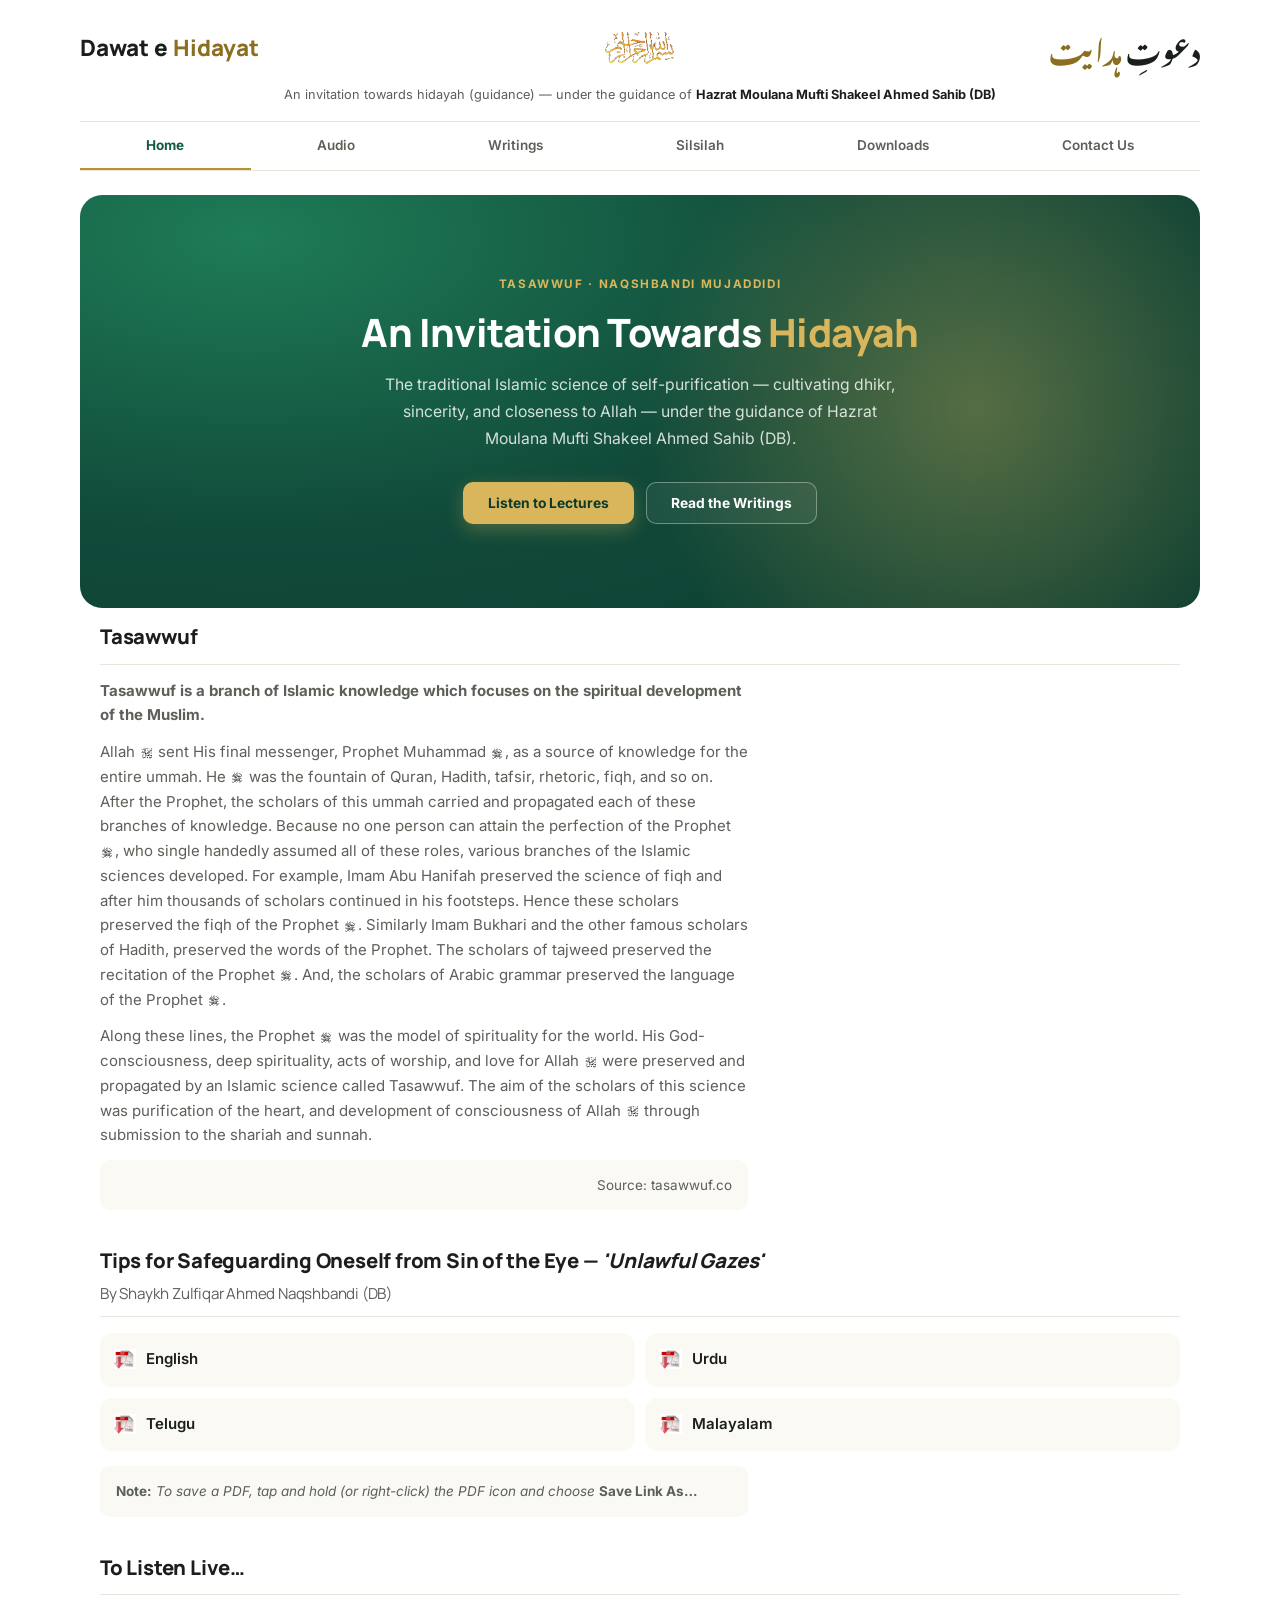
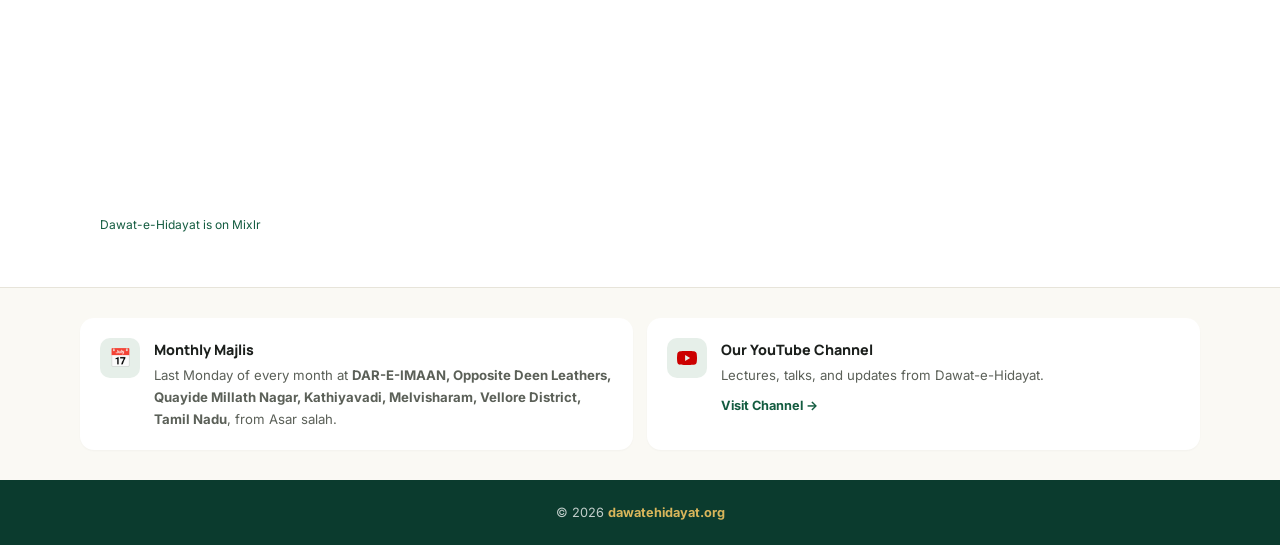
<file: index.html>
<!DOCTYPE html>
<html lang="en">
<head>
<meta charset="UTF-8" />
<meta name="viewport" content="width=device-width, initial-scale=1.0" />
<title>Dawat-e-Hidayat &mdash; An Invitation Towards Hidayah</title>
<meta name="description" content="Dawat-e-Hidayat - An invitation towards hidayah (guidance). Tasawwuf, the traditional Islamic science of self-improvement and spirituality, under the guidance of Hazrat Moulana Mufti Shakeel Ahmed Sahib (DB)." />
<meta name="keywords" content="Dawat-e-Hidayat, dawatehidayat, Tasawwuf, spirituality, sufi, Naqshbandi, Mujaddidi, Mufti Shakeel Ahmed, Zulfiqar Ahmad Naqshbandi, tariqah, deoband" />
<link rel="stylesheet" href="style.css" />
<link rel="preconnect" href="https://fonts.googleapis.com" />
<link rel="preconnect" href="https://fonts.gstatic.com" crossorigin />
<link href="https://fonts.googleapis.com/css2?family=Manrope:wght@400;500;600;700;800&family=Inter:wght@400;500;600;700&family=Noto+Nastaliq+Urdu:wght@400;700&family=Noto+Sans+Tamil:wght@400;700&display=swap" rel="stylesheet" />
</head>
<body>

<a class="skip-link" href="#main">Skip to main content</a>

<header id="header">
	<div class="header-inner">
		<a href="index.html" class="logo-en">Dawat e <span class="accent">Hidayat</span></a>
		<img src="images/bsmllh.gif" alt="Bismillah ir-Rahman ir-Rahim" class="bismillah-img" width="220" height="59" />
		<a href="index.html" class="logo-ur" lang="ur" dir="rtl">&#1583;&#1593;&#1608;&#1578;&#1616; <span class="accent">&#1729;&#1583;&#1575;&#1740;&#1578;</span></a>
	</div>
	<p id="byline">An invitation towards hidayah (guidance) &mdash; under the guidance of <strong>Hazrat Moulana Mufti Shakeel Ahmed Sahib (DB)</strong></p>
</header>

<nav id="menu" aria-label="Primary">
	<div class="menu-bar">
		<span class="menu-title">Menu</span>
		<button id="menu-toggle" class="menu-toggle" type="button" aria-expanded="false" aria-controls="menu-list">
			<span class="sr-only">Toggle menu</span>
			<span class="hamburger"></span>
		</button>
	</div>
	<ul id="menu-list">
		<li class="current"><a href="index.html" aria-current="page">Home</a></li>
		<li class="has-dropdown">
			<a href="audio.html">Audio</a>
			<ul class="dropdown-content">
				<li><a href="audio_majlis.html">Monthly &amp; Weekly Majlis</a></li>
				<li><a href="audio_general.html">General Talks</a></li>
				<li><a href="audio_ramazan.html">Ramazan Lectures</a></li>
				<li><a href="audio_juma.html">Juma Bayaan</a></li>
			</ul>
		</li>
		<li><a href="writings.html">Writings</a></li>
		<li><a href="silsilah.html">Silsilah</a></li>
		<li class="has-dropdown">
			<a href="downloads.html">Downloads</a>
			<ul class="dropdown-content">
				<li><a href="16line_quran.html">Quran (16 Line)</a></li>
				<li><a href="13line_quran.html">Quran (13 Line)</a></li>
				<li><a href="salat_time_today.html">Today&rsquo;s Salah Times</a></li>
				<li><a href="salat_time_monthly.html">Monthly Salah Times</a></li>
			</ul>
		</li>
		<li><a href="contacts.html">Contact Us</a></li>
	</ul>
</nav>

<section class="hero">
	<div class="hero-inner">
		<span class="hero-eyebrow">Tasawwuf &middot; Naqshbandi Mujaddidi</span>
		<h1 class="hero-title">An Invitation Towards <span class="accent">Hidayah</span></h1>
		<p class="hero-sub">The traditional Islamic science of self-purification &mdash; cultivating dhikr, sincerity, and closeness to Allah &mdash; under the guidance of Hazrat Moulana Mufti Shakeel Ahmed Sahib (DB).</p>
		<div class="hero-actions">
			<a href="audio.html" class="btn btn-primary">Listen to Lectures</a>
			<a href="writings.html" class="btn btn-ghost">Read the Writings</a>
		</div>
	</div>
</section>

<div id="content-wrap">
	<main id="main">

		<h2>Tasawwuf</h2>
		<p><strong>Tasawwuf is a branch of Islamic knowledge which focuses on the spiritual development of the Muslim.</strong></p>

		<p>Allah <img src="images/swt.gif" width="15" height="15" alt="(SWT)" class="honorific" /> sent His final messenger, Prophet Muhammad <img src="images/sws.gif" width="15" height="15" alt="(SAW)" class="honorific" />, as a source of knowledge for the entire ummah. He <img src="images/sws.gif" width="15" height="15" alt="(SAW)" class="honorific" /> was the fountain of Quran, Hadith, tafsir, rhetoric, fiqh, and so on. After the Prophet, the scholars of this ummah carried and propagated each of these branches of knowledge. Because no one person can attain the perfection of the Prophet <img src="images/sws.gif" width="15" height="15" alt="(SAW)" class="honorific" />, who single handedly assumed all of these roles, various branches of the Islamic sciences developed. For example, Imam Abu Hanifah preserved the science of fiqh and after him thousands of scholars continued in his footsteps. Hence these scholars preserved the fiqh of the Prophet <img src="images/sws.gif" width="15" height="15" alt="(SAW)" class="honorific" />. Similarly Imam Bukhari and the other famous scholars of Hadith, preserved the words of the Prophet. The scholars of tajweed preserved the recitation of the Prophet <img src="images/sws.gif" width="15" height="15" alt="(SAW)" class="honorific" />. And, the scholars of Arabic grammar preserved the language of the Prophet <img src="images/sws.gif" width="15" height="15" alt="(SAW)" class="honorific" />.</p>

		<p>Along these lines, the Prophet <img src="images/sws.gif" width="15" height="15" alt="(SAW)" class="honorific" /> was the model of spirituality for the world. His God-consciousness, deep spirituality, acts of worship, and love for Allah <img src="images/swt.gif" width="15" height="15" alt="(SWT)" class="honorific" /> were preserved and propagated by an Islamic science called Tasawwuf. The aim of the scholars of this science was purification of the heart, and development of consciousness of Allah <img src="images/swt.gif" width="15" height="15" alt="(SWT)" class="honorific" /> through submission to the shariah and sunnah.</p>

		<p class="post-footer align-right">Source: tasawwuf.co</p>

		<h2>Tips for Safeguarding Oneself from Sin of the Eye &mdash; <em>'Unlawful Gazes'</em><br />
			<span class="attribution">By Shaykh Zulfiqar Ahmed Naqshbandi (DB)</span>
		</h2>

		<ul class="pdf-grid">
			<li class="pdf-item">
				<a href="writings/unlawful-gazes_english.pdf" target="_blank" rel="noopener">
					<img src="images/pdf_icon.jpg" width="24" height="30" alt="PDF download" />
					<span>English</span>
				</a>
			</li>
			<li class="pdf-item">
				<a href="writings/unlawful-gazes_urdu.pdf" target="_blank" rel="noopener">
					<img src="images/pdf_icon.jpg" width="24" height="30" alt="PDF download" />
					<span>Urdu</span>
				</a>
			</li>
			<li class="pdf-item">
				<a href="writings/unlawful-gazes_telgu.pdf" target="_blank" rel="noopener">
					<img src="images/pdf_icon.jpg" width="24" height="30" alt="PDF download" />
					<span>Telugu</span>
				</a>
			</li>
			<li class="pdf-item">
				<a href="writings/unlawful-gazes_malayalam.pdf" target="_blank" rel="noopener">
					<img src="images/pdf_icon.jpg" width="24" height="30" alt="PDF download" />
					<span>Malayalam</span>
				</a>
			</li>
		</ul>

		<p class="post-footer"><strong>Note:</strong> <em>To save a PDF, tap and hold (or right-click) the PDF icon and choose</em> <strong>Save Link As&hellip;</strong></p>

		<h2>To Listen Live&hellip;</h2>
		<div class="mixlr-embed">
			<iframe src="https://mixlr.com/users/4513753/embed" width="100%" height="180" scrolling="no" frameborder="0" title="Dawat-e-Hidayat live audio on Mixlr"></iframe>
		</div>
		<p class="small-note"><a href="http://mixlr.com/dawat-e-hidayat">Dawat-e-Hidayat is on Mixlr</a></p>

	</main>
</div>

<section class="info-section">
	<div class="info-inner">
		<div class="info-card">
			<span class="info-card-icon" aria-hidden="true">&#128197;</span>
			<div>
				<h3>Monthly Majlis</h3>
				<p>Last Monday of every month at <strong>DAR-E-IMAAN, Opposite Deen Leathers, Quayide Millath Nagar, Kathiyavadi, Melvisharam, Vellore District, Tamil Nadu</strong>, from Asar salah.</p>
			</div>
		</div>
		<div class="info-card">
			<span class="info-card-icon" aria-hidden="true">
				<svg class="yt-icon" viewBox="0 0 24 24" aria-hidden="true">
					<path d="M23.498 6.186a2.999 2.999 0 0 0-2.112-2.122C19.5 3.5 12 3.5 12 3.5s-7.5 0-9.386.564A2.999 2.999 0 0 0 .502 6.186 31.02 31.02 0 0 0 0 12a31.02 31.02 0 0 0 .502 5.814 2.999 2.999 0 0 0 2.112 2.122C4.5 20.5 12 20.5 12 20.5s7.5 0 9.386-.564a2.999 2.999 0 0 0 2.112-2.122A31.02 31.02 0 0 0 24 12a31.02 31.02 0 0 0-.502-5.814ZM9.75 15.5v-7l6 3.5-6 3.5Z" />
				</svg>
			</span>
			<div>
				<h3>Our YouTube Channel</h3>
				<p>Lectures, talks, and updates from Dawat-e-Hidayat.</p>
				<a class="youtube-link" href="https://www.youtube.com/@dawatehidayat" target="_blank" rel="noopener" aria-label="Visit Dawat-e-Hidayat YouTube Channel">Visit Channel &rarr;</a>
			</div>
		</div>
	</div>
</section>

<footer id="footer">
	<p>&copy; <span id="footer-year">2026</span> <a href="https://dawatehidayat.org"><strong>dawatehidayat.org</strong></a></p>
</footer>

<script>
	var toggle = document.getElementById('menu-toggle');
	var menuList = document.getElementById('menu-list');
	toggle.addEventListener('click', function () {
		var isOpen = menuList.classList.toggle('open');
		toggle.setAttribute('aria-expanded', isOpen);
	});

	document.getElementById('footer-year').textContent = new Date().getFullYear();
</script>

</body>
</html>
</file>
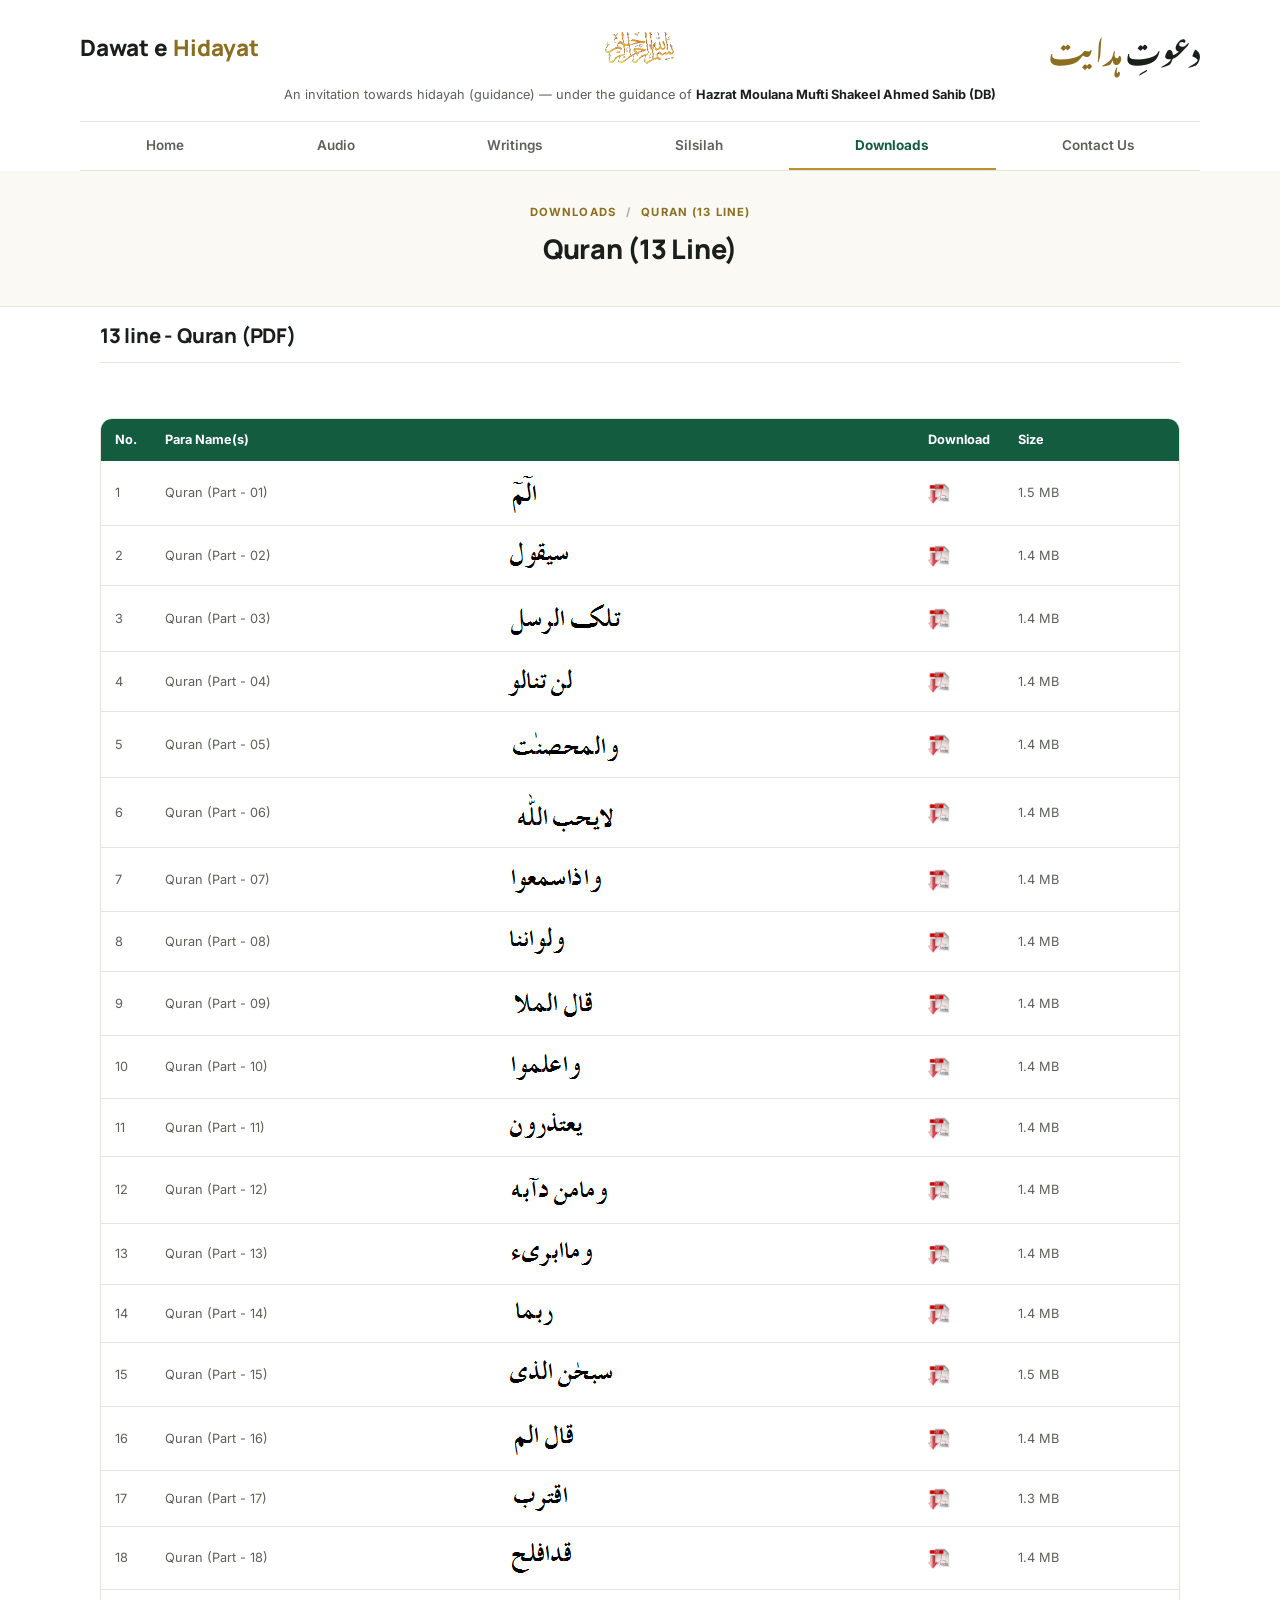
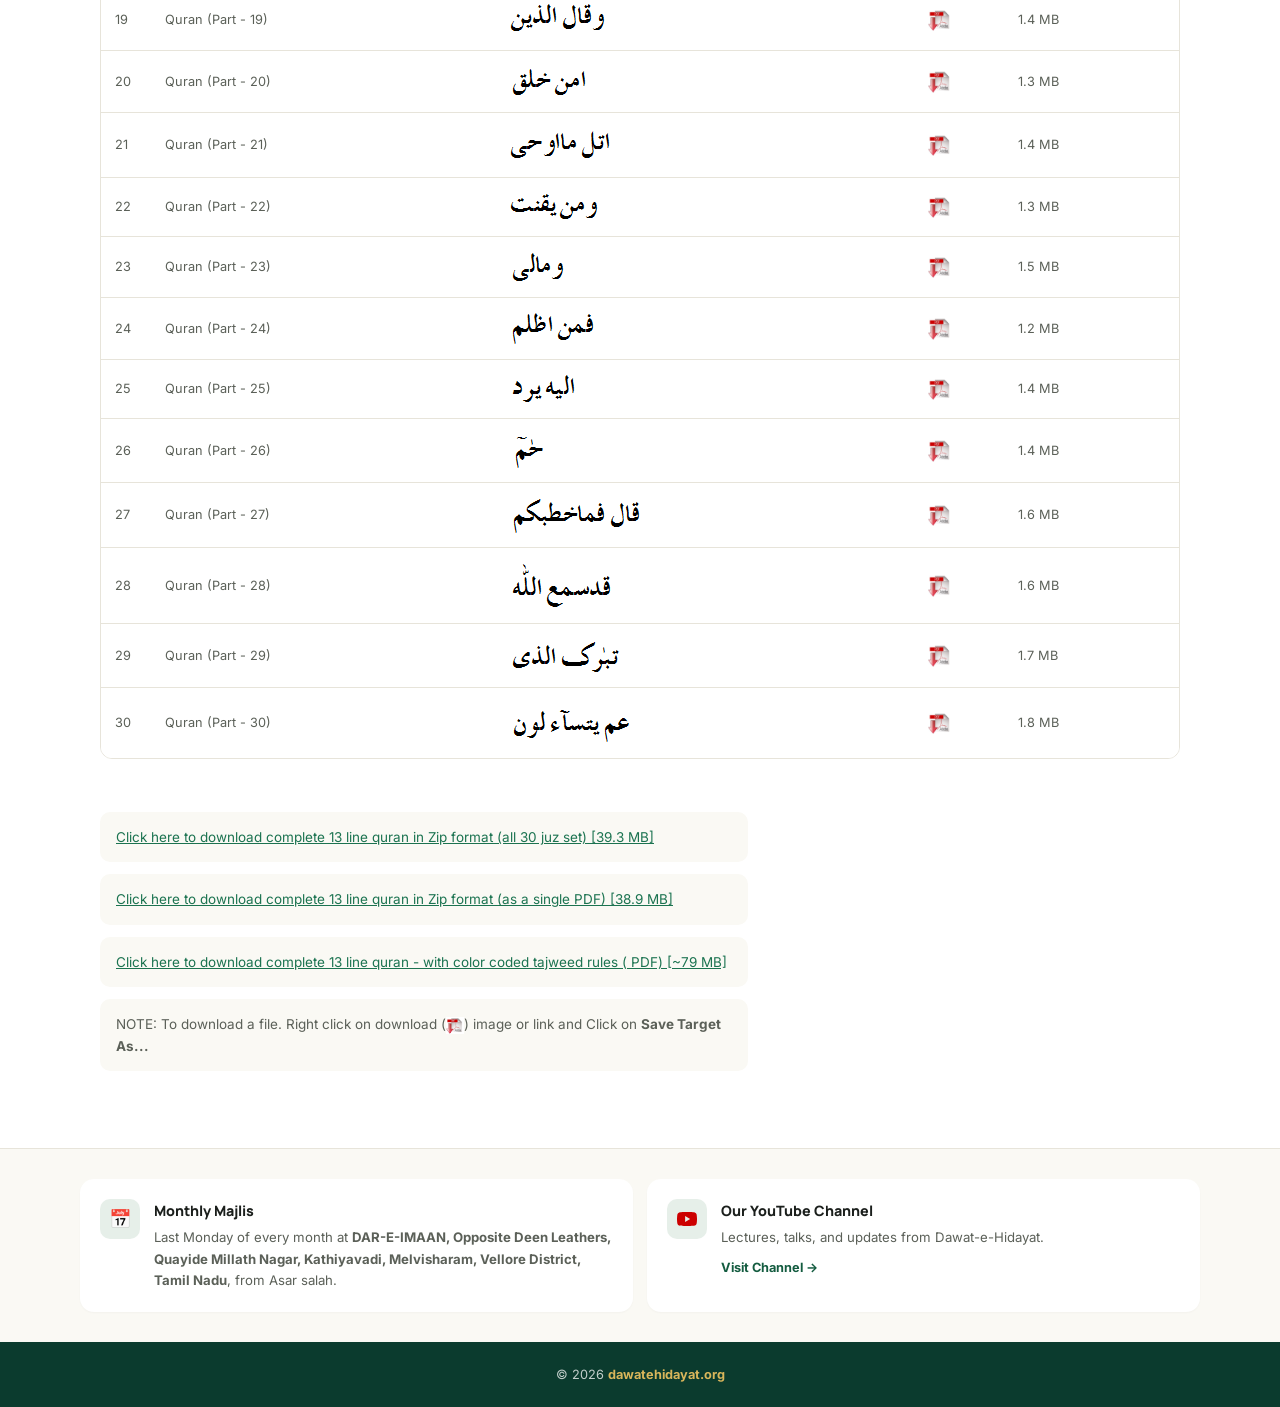
<file: 13line_quran.html>
<!DOCTYPE html>
<html lang="en">
<head>
<meta charset="UTF-8" />
<meta name="viewport" content="width=device-width, initial-scale=1.0" />
<title>Dawat-e-Hidayat &mdash; Quran (13 Line)</title>
<meta name="description" content="Dawat-e-Hidayat - An invitation towards hidayah (guidance). Tasawwuf, the traditional Islamic science of self-improvement and spirituality, under the guidance of Hazrat Moulana Mufti Shakeel Ahmed Sahib (DB)." />
<meta name="keywords" content="Dawat-e-Hidayat, dawatehidayat, Tasawwuf, spirituality, sufi, Naqshbandi, Mujaddidi, Mufti Shakeel Ahmed, Zulfiqar Ahmad Naqshbandi, tariqah, deoband" />
<link rel="stylesheet" href="style.css" />
<link rel="preconnect" href="https://fonts.googleapis.com" />
<link rel="preconnect" href="https://fonts.gstatic.com" crossorigin />
<link href="https://fonts.googleapis.com/css2?family=Manrope:wght@400;500;600;700;800&family=Inter:wght@400;500;600;700&family=Noto+Nastaliq+Urdu:wght@400;700&family=Noto+Sans+Tamil:wght@400;700&display=swap" rel="stylesheet" />
</head>
<body>

<a class="skip-link" href="#main">Skip to main content</a>

<header id="header">
	<div class="header-inner">
		<a href="index.html" class="logo-en">Dawat e <span class="accent">Hidayat</span></a>
		<img src="images/bsmllh.gif" alt="Bismillah ir-Rahman ir-Rahim" class="bismillah-img" width="220" height="59" />
		<a href="index.html" class="logo-ur" lang="ur" dir="rtl">&#1583;&#1593;&#1608;&#1578;&#1616; <span class="accent">&#1729;&#1583;&#1575;&#1740;&#1578;</span></a>
	</div>
	<p id="byline">An invitation towards hidayah (guidance) &mdash; under the guidance of <strong>Hazrat Moulana Mufti Shakeel Ahmed Sahib (DB)</strong></p>
</header>

<nav id="menu" aria-label="Primary">
	<div class="menu-bar">
		<span class="menu-title">Menu</span>
		<button id="menu-toggle" class="menu-toggle" type="button" aria-expanded="false" aria-controls="menu-list">
			<span class="sr-only">Toggle menu</span>
			<span class="hamburger"></span>
		</button>
	</div>
	<ul id="menu-list">
		<li><a href="index.html">Home</a></li>
		<li class="has-dropdown">
			<a href="audio.html">Audio</a>
			<ul class="dropdown-content">
				<li><a href="audio_majlis.html">Monthly &amp; Weekly Majlis</a></li>
				<li><a href="audio_general.html">General Talks</a></li>
				<li><a href="audio_ramazan.html">Ramazan Lectures</a></li>
				<li><a href="audio_juma.html">Juma Bayaan</a></li>
			</ul>
		</li>
		<li><a href="writings.html">Writings</a></li>
		<li><a href="silsilah.html">Silsilah</a></li>
		<li class="has-dropdown current">
			<a href="downloads.html">Downloads</a>
			<ul class="dropdown-content">
				<li><a href="16line_quran.html">Quran (16 Line)</a></li>
				<li class="current"><a href="13line_quran.html" aria-current="page">Quran (13 Line)</a></li>
				<li><a href="salat_time_today.html">Today&rsquo;s Salah Times</a></li>
				<li><a href="salat_time_monthly.html">Monthly Salah Times</a></li>
			</ul>
		</li>
		<li><a href="contacts.html">Contact Us</a></li>
	</ul>
</nav>

<div class="page-hero">
	<div class="page-hero-inner">
		<p class="page-hero-crumb">Downloads <span>/</span> Quran (13 Line)</p>
		<h1>Quran (13 Line)</h1>
	</div>
</div>

<div id="content-wrap">
	<main id="main">

		<h2 style="text-transform:none">13 line - Quran (PDF) </h2>
					<br/>
				   	<div class="table-scroll">
		<table class="playlist">
					   <tr class="selected">
						 <td width="30">No.</td>
						 <td width="" colspan="2">Para Name(s)<br />        </td>
						 <td width="50">Download</td>
						 <td>Size</td>
					   </tr>
					   <tr>
						 <td>1</td>
						 <td>
						 	Quran (Part - 01)
						 </td>
						 <td>
						 	<img src="images/title/quran/para01.png" height="30" border="0" />
						 </td>
						 <td><a href="https://dawatehidayat.org/downloads/quran/13line/juz01.pdf" target="_blank"><img src="images/pdf_icon_jpg.jpg" width="24" height="30" alt="Click to download" /></a></td>
						 <td>1.5 MB</td>
					   </tr>
					   <tr>
						 <td>2</td>
						 <td>
						 	Quran (Part - 02)
						 </td>
						 <td>
						 	<img src="images/title/quran/para02.png" height="30" border="0" />
						 </td>
						 <td><a href="https://dawatehidayat.org/downloads/quran/13line/juz02.pdf" target="_blank"><img src="images/pdf_icon_jpg.jpg" width="24" height="30" alt="Click to download" /></a></td>
						 <td>1.4 MB</td>
					   </tr>
					   <tr>
						 <td>3</td>
						 <td>
						 	Quran (Part - 03)
						 </td>
						 <td>
						 	<img src="images/title/quran/para03.png" height="30" border="0" />
						 </td>
						 <td><a href="https://dawatehidayat.org/downloads/quran/13line/juz03.pdf" target="_blank"><img src="images/pdf_icon_jpg.jpg" width="24" height="30" alt="Click to download" /></a></td>
						 <td>1.4 MB</td>
					   </tr>
					   <tr>
						 <td>4</td>
						 <td>
						 	Quran (Part - 04)
						 </td>
						 <td>
						 	<img src="images/title/quran/para04.png" height="30" border="0" />
						 </td>
						 <td><a href="https://dawatehidayat.org/downloads/quran/13line/juz04.pdf" target="_blank"><img src="images/pdf_icon_jpg.jpg" width="24" height="30" alt="Click to download" /></a></td>
						 <td>1.4 MB</td>
					   </tr>
					   <tr>
						 <td>5</td>
						 <td>
						 	Quran (Part - 05)
						 </td>
						 <td>
						 	<img src="images/title/quran/para05.png" height="30" border="0" />
						 </td>
						 <td><a href="https://dawatehidayat.org/downloads/quran/13line/juz05.pdf" target="_blank"><img src="images/pdf_icon_jpg.jpg" width="24" height="30" alt="Click to download" /></a></td>
						 <td>1.4 MB</td>
					   </tr>
					   <tr>
						 <td>6</td>
						 <td>
						 	Quran (Part - 06)
						 </td>
						 <td>
						 	<img src="images/title/quran/para06.png" height="30" border="0" />
						 </td>
						 <td><a href="https://dawatehidayat.org/downloads/quran/13line/juz06.pdf" target="_blank"><img src="images/pdf_icon_jpg.jpg" width="24" height="30" alt="Click to download" /></a></td>
						 <td>1.4 MB</td>
					   </tr>
					   <tr>
						 <td>7</td>
						 <td>
						 	Quran (Part - 07)
						 </td>
						 <td>
						 	<img src="images/title/quran/para07.png" height="30" border="0" />
						 </td>
						 <td><a href="https://dawatehidayat.org/downloads/quran/13line/juz07.pdf" target="_blank"><img src="images/pdf_icon_jpg.jpg" width="24" height="30" alt="Click to download" /></a></td>
						 <td>1.4 MB</td>
					   </tr>
					   <tr>
						 <td>8</td>
						 <td>
						 	Quran (Part - 08)
						 </td>
						 <td>
						 	<img src="images/title/quran/para08.png" height="30" border="0" />
						 </td>
						 <td><a href="https://dawatehidayat.org/downloads/quran/13line/juz08.pdf" target="_blank"><img src="images/pdf_icon_jpg.jpg" width="24" height="30" alt="Click to download" /></a></td>
						 <td>1.4 MB</td>
					   </tr>
					   <tr>
						 <td>9</td>
						 <td>
						 	Quran (Part - 09)
						 </td>
						 <td>
						 	<img src="images/title/quran/para09.png" height="30" border="0" />
						 </td>
						 <td><a href="https://dawatehidayat.org/downloads/quran/13line/juz09.pdf" target="_blank"><img src="images/pdf_icon_jpg.jpg" width="24" height="30" alt="Click to download" /></a></td>
						 <td>1.4 MB</td>
					   </tr>
					   <tr>
						 <td>10</td>
						 <td>
						 	Quran (Part - 10)
						 </td>
						 <td>
						 	<img src="images/title/quran/para10.png" height="30" border="0" />
						 </td>
						 <td><a href="https://dawatehidayat.org/downloads/quran/13line/juz10.pdf" target="_blank"><img src="images/pdf_icon_jpg.jpg" width="24" height="30" alt="Click to download" /></a></td>
						 <td>1.4 MB</td>
					   </tr>
					   <tr>
						 <td>11</td>
						 <td>
						 	Quran (Part - 11)
						 </td>
						 <td>
						 	<img src="images/title/quran/para11.png" height="30" border="0" />
						 </td>
						 <td><a href="https://dawatehidayat.org/downloads/quran/13line/juz11.pdf" target="_blank"><img src="images/pdf_icon_jpg.jpg" width="24" height="30" alt="Click to download" /></a></td>
						 <td>1.4 MB</td>
					   </tr>
					   <tr>
						 <td>12</td>
						 <td>
						 	Quran (Part - 12)
						 </td>
						 <td>
						 	<img src="images/title/quran/para12.png" height="30" border="0" />
						 </td>
						 <td><a href="https://dawatehidayat.org/downloads/quran/13line/juz12.pdf" target="_blank"><img src="images/pdf_icon_jpg.jpg" width="24" height="30" alt="Click to download" /></a></td>
						 <td>1.4 MB</td>
					   </tr>
					   <tr>
						 <td>13</td>
						 <td>
						 	Quran (Part - 13)
						 </td>
						 <td>
						 	<img src="images/title/quran/para13.png" height="30" border="0" />
						 </td>
						 <td><a href="https://dawatehidayat.org/downloads/quran/13line/juz13.pdf" target="_blank"><img src="images/pdf_icon_jpg.jpg" width="24" height="30" alt="Click to download" /></a></td>
						 <td>1.4 MB</td>
					   </tr>
					   <tr>
						 <td>14</td>
						 <td>
						 	Quran (Part - 14)
						 </td>
						 <td>
						 	<img src="images/title/quran/para14.png" height="30" border="0" />
						 </td>
						 <td><a href="https://dawatehidayat.org/downloads/quran/13line/juz14.pdf" target="_blank"><img src="images/pdf_icon_jpg.jpg" width="24" height="30" alt="Click to download" /></a></td>
						 <td>1.4 MB</td>
					   </tr>
					   <tr>
						 <td>15</td>
						 <td>
						 	Quran (Part - 15)
						 </td>
						 <td>
						 	<img src="images/title/quran/para15.png" height="30" border="0" />
						 </td>
						 <td><a href="https://dawatehidayat.org/downloads/quran/13line/juz15.pdf" target="_blank"><img src="images/pdf_icon_jpg.jpg" width="24" height="30" alt="Click to download" /></a></td>
						 <td>1.5 MB</td>
					   </tr>
					   <tr>
						 <td>16</td>
						 <td>
						 	Quran (Part - 16)
						 </td>
						 <td>
						 	<img src="images/title/quran/para16.png" height="30" border="0" />
						 </td>
						 <td><a href="https://dawatehidayat.org/downloads/quran/13line/juz16.pdf" target="_blank"><img src="images/pdf_icon_jpg.jpg" width="24" height="30" alt="Click to download" /></a></td>
						 <td>1.4 MB</td>
					   </tr>
					   <tr>
						 <td>17</td>
						 <td>
						 	Quran (Part - 17)
						 </td>
						 <td>
						 	<img src="images/title/quran/para17.png" height="30" border="0" />
						 </td>
						 <td><a href="https://dawatehidayat.org/downloads/quran/13line/juz17.pdf" target="_blank"><img src="images/pdf_icon_jpg.jpg" width="24" height="30" alt="Click to download" /></a></td>
						 <td>1.3 MB</td>
					   </tr>
					   <tr>
						 <td>18</td>
						 <td>
						 	Quran (Part - 18)
						 </td>
						 <td>
						 	<img src="images/title/quran/para18.png" height="30" border="0" />
						 </td>
						 <td><a href="https://dawatehidayat.org/downloads/quran/13line/juz18.pdf" target="_blank"><img src="images/pdf_icon_jpg.jpg" width="24" height="30" alt="Click to download" /></a></td>
						 <td>1.4 MB</td>
					   </tr>
					   <tr>
						 <td>19</td>
						 <td>
						 	Quran (Part - 19)
						 </td>
						 <td>
						 	<img src="images/title/quran/para19.png" height="30" border="0" />
						 </td>
						 <td><a href="https://dawatehidayat.org/downloads/quran/13line/juz19.pdf" target="_blank"><img src="images/pdf_icon_jpg.jpg" width="24" height="30" alt="Click to download" /></a></td>
						 <td>1.4 MB</td>
					   </tr>
					   <tr>
						 <td>20</td>
						 <td>
						 	Quran (Part - 20)
						 </td>
						 <td>
						 	<img src="images/title/quran/para20.png" height="30" border="0" />
						 </td>
						 <td><a href="https://dawatehidayat.org/downloads/quran/13line/juz20.pdf" target="_blank"><img src="images/pdf_icon_jpg.jpg" width="24" height="30" alt="Click to download" /></a></td>
						 <td>1.3 MB</td>
					   </tr>
					   <tr>
						 <td>21</td>
						 <td>
						 	Quran (Part - 21)
						 </td>
						 <td>
						 	<img src="images/title/quran/para21.png" height="30" border="0" />
						 </td>
						 <td><a href="https://dawatehidayat.org/downloads/quran/13line/juz21.pdf" target="_blank"><img src="images/pdf_icon_jpg.jpg" width="24" height="30" alt="Click to download" /></a></td>
						 <td>1.4 MB</td>
					   </tr>
					   <tr>
						 <td>22</td>
						 <td>
						 	Quran (Part - 22)
						 </td>
						 <td>
						 	<img src="images/title/quran/para22.png" height="30" border="0" />
						 </td>
						 <td><a href="https://dawatehidayat.org/downloads/quran/13line/juz22.pdf" target="_blank"><img src="images/pdf_icon_jpg.jpg" width="24" height="30" alt="Click to download" /></a></td>
						 <td>1.3 MB</td>
					   </tr>
					   <tr>
						 <td>23</td>
						 <td>
						 	Quran (Part - 23)
						 </td>
						 <td>
						 	<img src="images/title/quran/para23.png" height="30" border="0" />
						 </td>
						 <td><a href="https://dawatehidayat.org/downloads/quran/13line/juz23.pdf" target="_blank"><img src="images/pdf_icon_jpg.jpg" width="24" height="30" alt="Click to download" /></a></td>
						 <td>1.5 MB</td>
					   </tr>
					   <tr>
						 <td>24</td>
						 <td>
						 	Quran (Part - 24)
						 </td>
						 <td>
						 	<img src="images/title/quran/para24.png" height="30" border="0" />
						 </td>
						 <td><a href="https://dawatehidayat.org/downloads/quran/13line/juz24.pdf" target="_blank"><img src="images/pdf_icon_jpg.jpg" width="24" height="30" alt="Click to download" /></a></td>
						 <td>1.2 MB</td>
					   </tr>
					   <tr>
						 <td>25</td>
						 <td>
						 	Quran (Part - 25)
						 </td>
						 <td>
						 	<img src="images/title/quran/para25.png" height="30" border="0" />
						 </td>
						 <td><a href="https://dawatehidayat.org/downloads/quran/13line/juz25.pdf" target="_blank"><img src="images/pdf_icon_jpg.jpg" width="24" height="30" alt="Click to download" /></a></td>
						 <td>1.4 MB</td>
					   </tr>
					   <tr>
						 <td>26</td>
						 <td>
						 	Quran (Part - 26)
						 </td>
						 <td>
						 	<img src="images/title/quran/para26.png" height="30" border="0" />
						 </td>
						 <td><a href="https://dawatehidayat.org/downloads/quran/13line/juz26.pdf" target="_blank"><img src="images/pdf_icon_jpg.jpg" width="24" height="30" alt="Click to download" /></a></td>
						 <td>1.4 MB</td>
					   </tr>
					   <tr>
						 <td>27</td>
						 <td>
						 	Quran (Part - 27)
						 </td>
						 <td>
						 	<img src="images/title/quran/para27.png" height="30" border="0" />
						 </td>
						 <td><a href="https://dawatehidayat.org/downloads/quran/13line/juz27.pdf" target="_blank"><img src="images/pdf_icon_jpg.jpg" width="24" height="30" alt="Click to download" /></a></td>
						 <td>1.6 MB</td>
					   </tr>
					   <tr>
						 <td>28</td>
						 <td>
						 	Quran (Part - 28)
						 </td>
						 <td>
						 	<img src="images/title/quran/para28.png" height="30" border="0" />
						 </td>
						 <td><a href="https://dawatehidayat.org/downloads/quran/13line/juz28.pdf" target="_blank"><img src="images/pdf_icon_jpg.jpg" width="24" height="30" alt="Click to download" /></a></td>
						 <td>1.6 MB</td>
					   </tr>
					   <tr>
						 <td>29</td>
						 <td>
						 	Quran (Part - 29)
						 </td>
						 <td>
						 	<img src="images/title/quran/para29.png" height="30" border="0" />
						 </td>
						 <td><a href="https://dawatehidayat.org/downloads/quran/13line/juz29.pdf" target="_blank"><img src="images/pdf_icon_jpg.jpg" width="24" height="30" alt="Click to download" /></a></td>
						 <td>1.7 MB</td>
					   </tr>
					   <tr>
						 <td>30</td>
						 <td>
						 	Quran (Part - 30)
						 </td>
						 <td>
						 	<img src="images/title/quran/para30.png" height="30" border="0" />
						 </td>
						 <td><a href="https://dawatehidayat.org/downloads/quran/13line/juz30.pdf" target="_blank"><img src="images/pdf_icon_jpg.jpg" width="24" height="30" alt="Click to download" /></a></td>
						 <td>1.8 MB</td>
					   </tr>

					   <tr>
					</table>
		</div>

					<br/>
					<p class="post-footer">
						<a href="https://dawatehidayat.org/downloads/quran/13line/complete_quran.zip" target="_blank">
							Click here to download complete 13 line quran in Zip format (all 30 juz set) [39.3 MB]
						</a>
					</p>

					<p class="post-footer">
						<a href="https://dawatehidayat.org/downloads/quran/13line/complete_quran_13line.zip" target="_blank">
							Click here to download complete 13 line quran in Zip format (as a single PDF) [38.9 MB]
						</a>
					</p>

					<p class="post-footer">
						<a href="https://dawatehidayat.org/downloads/quran/13line/13_line_complete_quran_with_color_coded_tajweed_rules.pdf" target="_blank">
							Click here to download complete 13 line quran - with color coded tajweed rules ( PDF) [~79 MB]
						</a>
					</p>

					<p class="post-footer">
						NOTE: To download a file. Right click on download
						(<span align=bottom><img src="images/pdf_icon_jpg.jpg" width="18" height="18" border="0" /></span>)
						image or link and Click on <b>Save Target As...</b>
					</p>

					<br/>

	</main>
</div>

<section class="info-section">
	<div class="info-inner">
		<div class="info-card">
			<span class="info-card-icon" aria-hidden="true">&#128197;</span>
			<div>
				<h3>Monthly Majlis</h3>
				<p>Last Monday of every month at <strong>DAR-E-IMAAN, Opposite Deen Leathers, Quayide Millath Nagar, Kathiyavadi, Melvisharam, Vellore District, Tamil Nadu</strong>, from Asar salah.</p>
			</div>
		</div>
		<div class="info-card">
			<span class="info-card-icon" aria-hidden="true">
				<svg class="yt-icon" viewBox="0 0 24 24" aria-hidden="true">
					<path d="M23.498 6.186a2.999 2.999 0 0 0-2.112-2.122C19.5 3.5 12 3.5 12 3.5s-7.5 0-9.386.564A2.999 2.999 0 0 0 .502 6.186 31.02 31.02 0 0 0 0 12a31.02 31.02 0 0 0 .502 5.814 2.999 2.999 0 0 0 2.112 2.122C4.5 20.5 12 20.5 12 20.5s7.5 0 9.386-.564a2.999 2.999 0 0 0 2.112-2.122A31.02 31.02 0 0 0 24 12a31.02 31.02 0 0 0-.502-5.814ZM9.75 15.5v-7l6 3.5-6 3.5Z" />
				</svg>
			</span>
			<div>
				<h3>Our YouTube Channel</h3>
				<p>Lectures, talks, and updates from Dawat-e-Hidayat.</p>
				<a class="youtube-link" href="https://www.youtube.com/@dawatehidayat" target="_blank" rel="noopener" aria-label="Visit Dawat-e-Hidayat YouTube Channel">Visit Channel &rarr;</a>
			</div>
		</div>
	</div>
</section>

<footer id="footer">
	<p>&copy; <span id="footer-year">2026</span> <a href="https://dawatehidayat.org"><strong>dawatehidayat.org</strong></a></p>
</footer>

<script>
	var toggle = document.getElementById('menu-toggle');
	var menuList = document.getElementById('menu-list');
	toggle.addEventListener('click', function () {
		var isOpen = menuList.classList.toggle('open');
		toggle.setAttribute('aria-expanded', isOpen);
	});

	document.getElementById('footer-year').textContent = new Date().getFullYear();
</script>

</body>
</html>
</file>
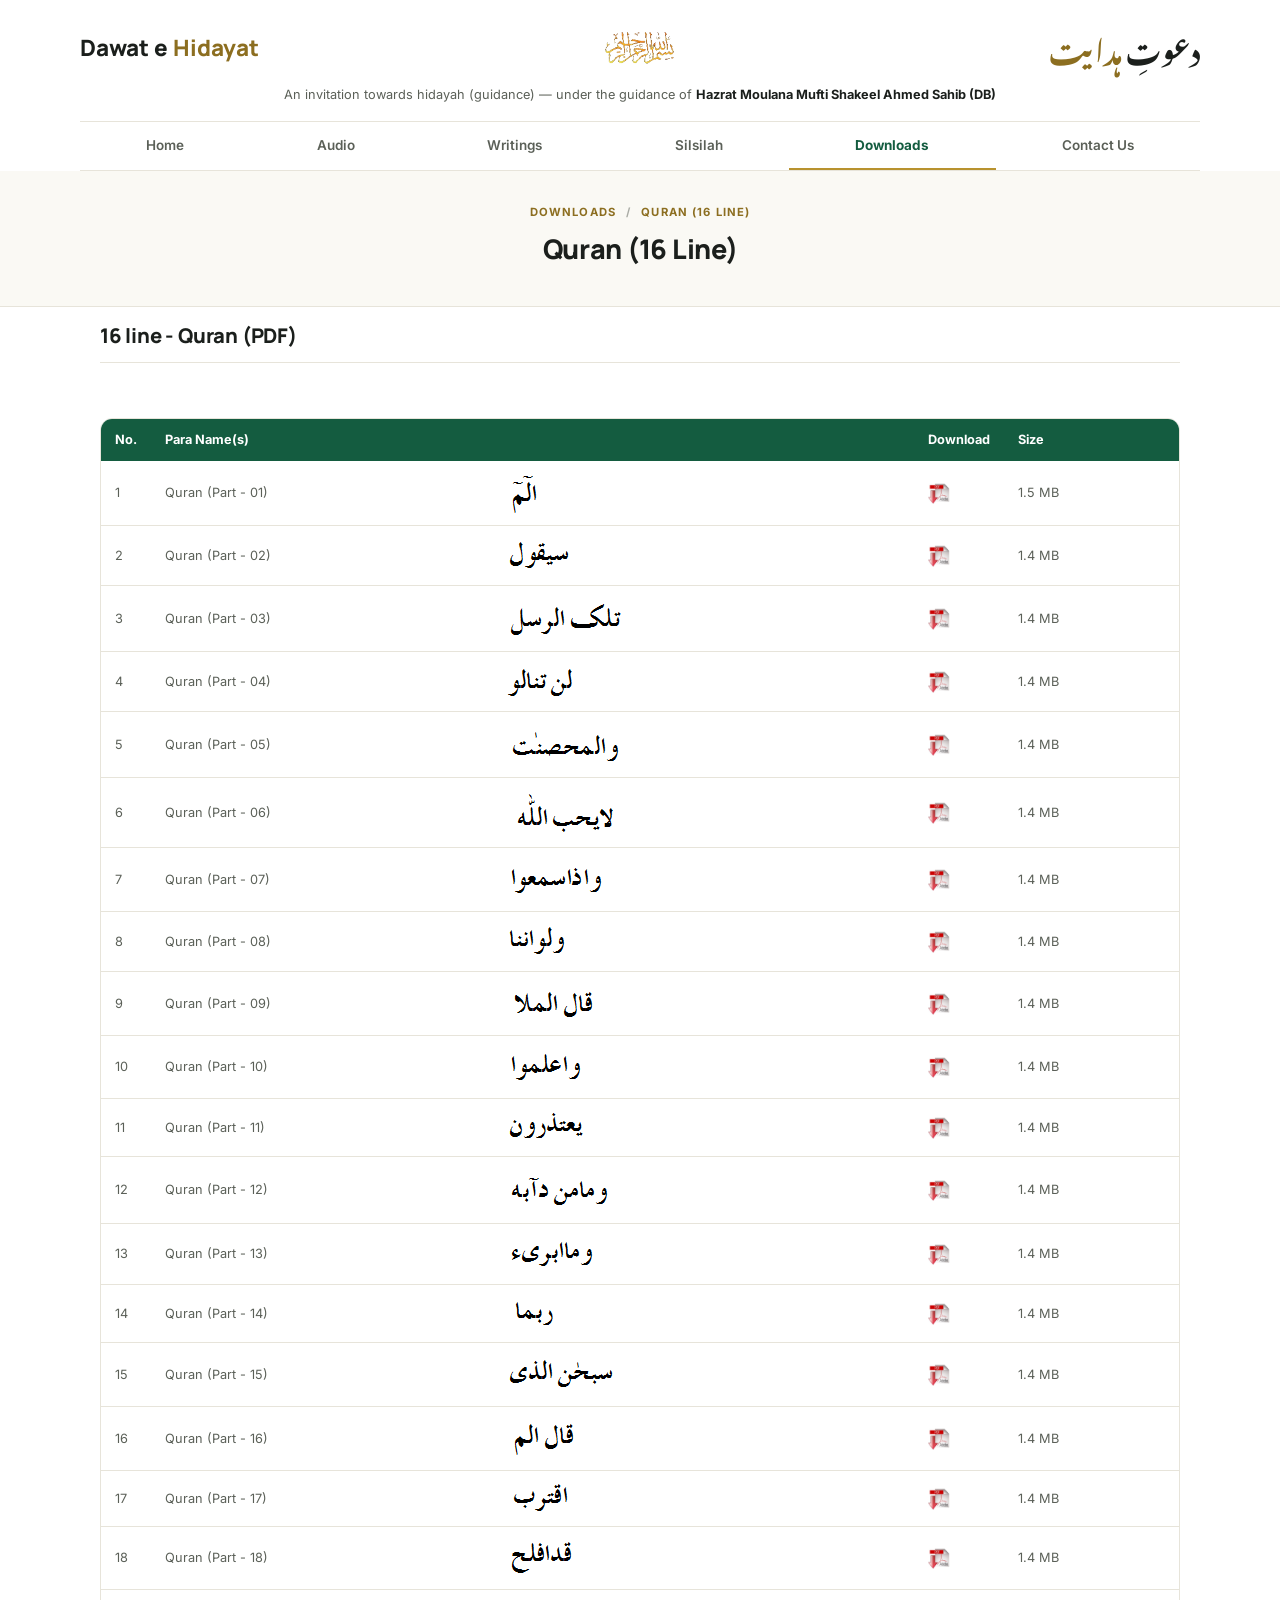
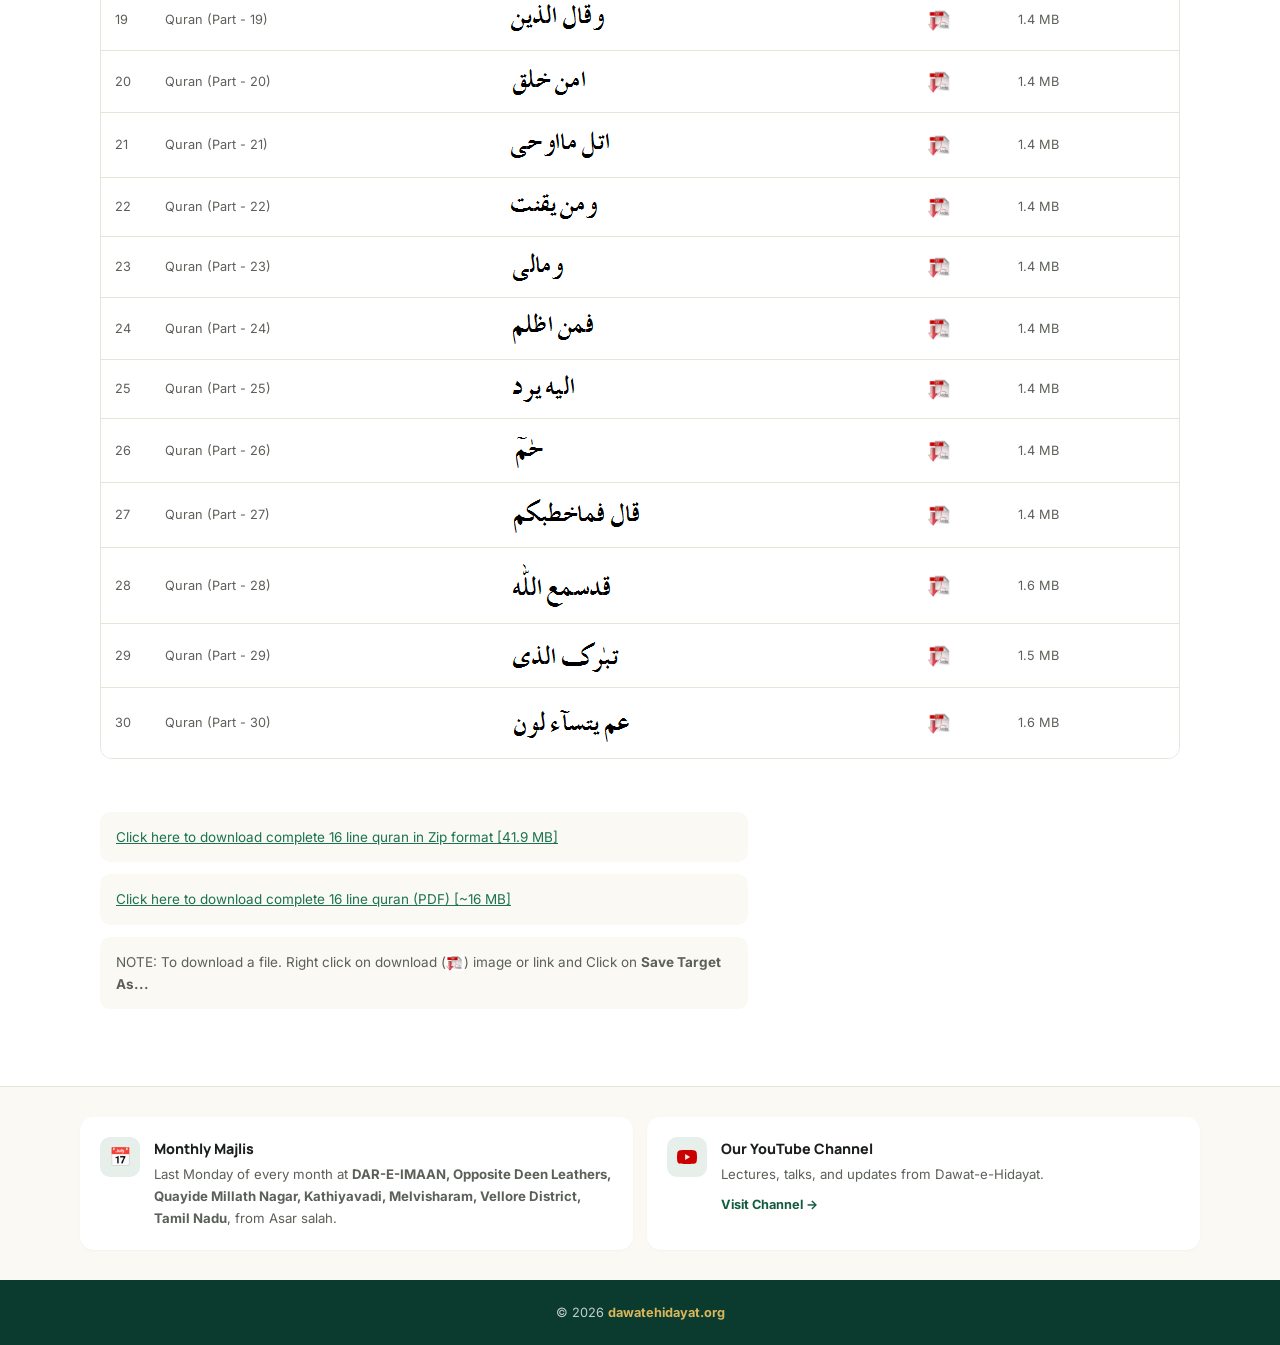
<file: 16line_quran.html>
<!DOCTYPE html>
<html lang="en">
<head>
<meta charset="UTF-8" />
<meta name="viewport" content="width=device-width, initial-scale=1.0" />
<title>Dawat-e-Hidayat &mdash; Quran (16 Line)</title>
<meta name="description" content="Dawat-e-Hidayat - An invitation towards hidayah (guidance). Tasawwuf, the traditional Islamic science of self-improvement and spirituality, under the guidance of Hazrat Moulana Mufti Shakeel Ahmed Sahib (DB)." />
<meta name="keywords" content="Dawat-e-Hidayat, dawatehidayat, Tasawwuf, spirituality, sufi, Naqshbandi, Mujaddidi, Mufti Shakeel Ahmed, Zulfiqar Ahmad Naqshbandi, tariqah, deoband" />
<link rel="stylesheet" href="style.css" />
<link rel="preconnect" href="https://fonts.googleapis.com" />
<link rel="preconnect" href="https://fonts.gstatic.com" crossorigin />
<link href="https://fonts.googleapis.com/css2?family=Manrope:wght@400;500;600;700;800&family=Inter:wght@400;500;600;700&family=Noto+Nastaliq+Urdu:wght@400;700&family=Noto+Sans+Tamil:wght@400;700&display=swap" rel="stylesheet" />
</head>
<body>

<a class="skip-link" href="#main">Skip to main content</a>

<header id="header">
	<div class="header-inner">
		<a href="index.html" class="logo-en">Dawat e <span class="accent">Hidayat</span></a>
		<img src="images/bsmllh.gif" alt="Bismillah ir-Rahman ir-Rahim" class="bismillah-img" width="220" height="59" />
		<a href="index.html" class="logo-ur" lang="ur" dir="rtl">&#1583;&#1593;&#1608;&#1578;&#1616; <span class="accent">&#1729;&#1583;&#1575;&#1740;&#1578;</span></a>
	</div>
	<p id="byline">An invitation towards hidayah (guidance) &mdash; under the guidance of <strong>Hazrat Moulana Mufti Shakeel Ahmed Sahib (DB)</strong></p>
</header>

<nav id="menu" aria-label="Primary">
	<div class="menu-bar">
		<span class="menu-title">Menu</span>
		<button id="menu-toggle" class="menu-toggle" type="button" aria-expanded="false" aria-controls="menu-list">
			<span class="sr-only">Toggle menu</span>
			<span class="hamburger"></span>
		</button>
	</div>
	<ul id="menu-list">
		<li><a href="index.html">Home</a></li>
		<li class="has-dropdown">
			<a href="audio.html">Audio</a>
			<ul class="dropdown-content">
				<li><a href="audio_majlis.html">Monthly &amp; Weekly Majlis</a></li>
				<li><a href="audio_general.html">General Talks</a></li>
				<li><a href="audio_ramazan.html">Ramazan Lectures</a></li>
				<li><a href="audio_juma.html">Juma Bayaan</a></li>
			</ul>
		</li>
		<li><a href="writings.html">Writings</a></li>
		<li><a href="silsilah.html">Silsilah</a></li>
		<li class="has-dropdown current">
			<a href="downloads.html">Downloads</a>
			<ul class="dropdown-content">
				<li class="current"><a href="16line_quran.html" aria-current="page">Quran (16 Line)</a></li>
				<li><a href="13line_quran.html">Quran (13 Line)</a></li>
				<li><a href="salat_time_today.html">Today&rsquo;s Salah Times</a></li>
				<li><a href="salat_time_monthly.html">Monthly Salah Times</a></li>
			</ul>
		</li>
		<li><a href="contacts.html">Contact Us</a></li>
	</ul>
</nav>

<div class="page-hero">
	<div class="page-hero-inner">
		<p class="page-hero-crumb">Downloads <span>/</span> Quran (16 Line)</p>
		<h1>Quran (16 Line)</h1>
	</div>
</div>

<div id="content-wrap">
	<main id="main">

		<h2 style="text-transform:none">16 line - Quran (PDF) </h2>
					<br/>
				   	<div class="table-scroll">
		<table class="playlist">
					   <tr class="selected">
						 <td width="30">No.</td>
						 <td width="" colspan="2">Para Name(s)<br />        </td>
						 <td width="50">Download</td>
						 <td>Size</td>
					   </tr>
					   <tr>
						 <td>1</td>
						 <td>
						 	Quran (Part - 01)
						 </td>
						 <td>
						 	<img src="images/title/quran/para01.png" height="30" border="0" />
						 </td>
						 <td><a href="https://dawatehidayat.org/downloads/quran/16line/juz01.pdf" target="_blank"><img src="images/pdf_icon_jpg.jpg" width="24" height="30" alt="Click to download" /></a></td>
						 <td>1.5 MB</td>
					   </tr>
					   <tr>
						 <td>2</td>
						 <td>
						 	Quran (Part - 02)
						 </td>
						 <td>
						 	<img src="images/title/quran/para02.png" height="30" border="0" />
						 </td>
						 <td><a href="https://dawatehidayat.org/downloads/quran/16line/juz02.pdf" target="_blank"><img src="images/pdf_icon_jpg.jpg" width="24" height="30" alt="Click to download" /></a></td>
						 <td>1.4 MB</td>
					   </tr>
					   <tr>
						 <td>3</td>
						 <td>
						 	Quran (Part - 03)
						 </td>
						 <td>
						 	<img src="images/title/quran/para03.png" height="30" border="0" />
						 </td>
						 <td><a href="https://dawatehidayat.org/downloads/quran/16line/juz03.pdf" target="_blank"><img src="images/pdf_icon_jpg.jpg" width="24" height="30" alt="Click to download" /></a></td>
						 <td>1.4 MB</td>
					   </tr>
					   <tr>
						 <td>4</td>
						 <td>
						 	Quran (Part - 04)
						 </td>
						 <td>
						 	<img src="images/title/quran/para04.png" height="30" border="0" />
						 </td>
						 <td><a href="https://dawatehidayat.org/downloads/quran/16line/juz04.pdf" target="_blank"><img src="images/pdf_icon_jpg.jpg" width="24" height="30" alt="Click to download" /></a></td>
						 <td>1.4 MB</td>
					   </tr>
					   <tr>
						 <td>5</td>
						 <td>
						 	Quran (Part - 05)
						 </td>
						 <td>
						 	<img src="images/title/quran/para05.png" height="30" border="0" />
						 </td>
						 <td><a href="https://dawatehidayat.org/downloads/quran/16line/juz05.pdf" target="_blank"><img src="images/pdf_icon_jpg.jpg" width="24" height="30" alt="Click to download" /></a></td>
						 <td>1.4 MB</td>
					   </tr>
					   <tr>
						 <td>6</td>
						 <td>
						 	Quran (Part - 06)
						 </td>
						 <td>
						 	<img src="images/title/quran/para06.png" height="30" border="0" />
						 </td>
						 <td><a href="https://dawatehidayat.org/downloads/quran/16line/juz06.pdf" target="_blank"><img src="images/pdf_icon_jpg.jpg" width="24" height="30" alt="Click to download" /></a></td>
						 <td>1.4 MB</td>
					   </tr>
					   <tr>
						 <td>7</td>
						 <td>
						 	Quran (Part - 07)
						 </td>
						 <td>
						 	<img src="images/title/quran/para07.png" height="30" border="0" />
						 </td>
						 <td><a href="https://dawatehidayat.org/downloads/quran/16line/juz07.pdf" target="_blank"><img src="images/pdf_icon_jpg.jpg" width="24" height="30" alt="Click to download" /></a></td>
						 <td>1.4 MB</td>
					   </tr>
					   <tr>
						 <td>8</td>
						 <td>
						 	Quran (Part - 08)
						 </td>
						 <td>
						 	<img src="images/title/quran/para08.png" height="30" border="0" />
						 </td>
						 <td><a href="https://dawatehidayat.org/downloads/quran/16line/juz08.pdf" target="_blank"><img src="images/pdf_icon_jpg.jpg" width="24" height="30" alt="Click to download" /></a></td>
						 <td>1.4 MB</td>
					   </tr>
					   <tr>
						 <td>9</td>
						 <td>
						 	Quran (Part - 09)
						 </td>
						 <td>
						 	<img src="images/title/quran/para09.png" height="30" border="0" />
						 </td>
						 <td><a href="https://dawatehidayat.org/downloads/quran/16line/juz09.pdf" target="_blank"><img src="images/pdf_icon_jpg.jpg" width="24" height="30" alt="Click to download" /></a></td>
						 <td>1.4 MB</td>
					   </tr>
					   <tr>
						 <td>10</td>
						 <td>
						 	Quran (Part - 10)
						 </td>
						 <td>
						 	<img src="images/title/quran/para10.png" height="30" border="0" />
						 </td>
						 <td><a href="https://dawatehidayat.org/downloads/quran/16line/juz10.pdf" target="_blank"><img src="images/pdf_icon_jpg.jpg" width="24" height="30" alt="Click to download" /></a></td>
						 <td>1.4 MB</td>
					   </tr>
					   <tr>
						 <td>11</td>
						 <td>
						 	Quran (Part - 11)
						 </td>
						 <td>
						 	<img src="images/title/quran/para11.png" height="30" border="0" />
						 </td>
						 <td><a href="https://dawatehidayat.org/downloads/quran/16line/juz11.pdf" target="_blank"><img src="images/pdf_icon_jpg.jpg" width="24" height="30" alt="Click to download" /></a></td>
						 <td>1.4 MB</td>
					   </tr>
					   <tr>
						 <td>12</td>
						 <td>
						 	Quran (Part - 12)
						 </td>
						 <td>
						 	<img src="images/title/quran/para12.png" height="30" border="0" />
						 </td>
						 <td><a href="https://dawatehidayat.org/downloads/quran/16line/juz12.pdf" target="_blank"><img src="images/pdf_icon_jpg.jpg" width="24" height="30" alt="Click to download" /></a></td>
						 <td>1.4 MB</td>
					   </tr>
					   <tr>
						 <td>13</td>
						 <td>
						 	Quran (Part - 13)
						 </td>
						 <td>
						 	<img src="images/title/quran/para13.png" height="30" border="0" />
						 </td>
						 <td><a href="https://dawatehidayat.org/downloads/quran/16line/juz13.pdf" target="_blank"><img src="images/pdf_icon_jpg.jpg" width="24" height="30" alt="Click to download" /></a></td>
						 <td>1.4 MB</td>
					   </tr>
					   <tr>
						 <td>14</td>
						 <td>
						 	Quran (Part - 14)
						 </td>
						 <td>
						 	<img src="images/title/quran/para14.png" height="30" border="0" />
						 </td>
						 <td><a href="https://dawatehidayat.org/downloads/quran/16line/juz14.pdf" target="_blank"><img src="images/pdf_icon_jpg.jpg" width="24" height="30" alt="Click to download" /></a></td>
						 <td>1.4 MB</td>
					   </tr>
					   <tr>
						 <td>15</td>
						 <td>
						 	Quran (Part - 15)
						 </td>
						 <td>
						 	<img src="images/title/quran/para15.png" height="30" border="0" />
						 </td>
						 <td><a href="https://dawatehidayat.org/downloads/quran/16line/juz15.pdf" target="_blank"><img src="images/pdf_icon_jpg.jpg" width="24" height="30" alt="Click to download" /></a></td>
						 <td>1.4 MB</td>
					   </tr>
					   <tr>
						 <td>16</td>
						 <td>
						 	Quran (Part - 16)
						 </td>
						 <td>
						 	<img src="images/title/quran/para16.png" height="30" border="0" />
						 </td>
						 <td><a href="https://dawatehidayat.org/downloads/quran/16line/juz16.pdf" target="_blank"><img src="images/pdf_icon_jpg.jpg" width="24" height="30" alt="Click to download" /></a></td>
						 <td>1.4 MB</td>
					   </tr>
					   <tr>
						 <td>17</td>
						 <td>
						 	Quran (Part - 17)
						 </td>
						 <td>
						 	<img src="images/title/quran/para17.png" height="30" border="0" />
						 </td>
						 <td><a href="https://dawatehidayat.org/downloads/quran/16line/juz17.pdf" target="_blank"><img src="images/pdf_icon_jpg.jpg" width="24" height="30" alt="Click to download" /></a></td>
						 <td>1.4 MB</td>
					   </tr>
					   <tr>
						 <td>18</td>
						 <td>
						 	Quran (Part - 18)
						 </td>
						 <td>
						 	<img src="images/title/quran/para18.png" height="30" border="0" />
						 </td>
						 <td><a href="https://dawatehidayat.org/downloads/quran/16line/juz18.pdf" target="_blank"><img src="images/pdf_icon_jpg.jpg" width="24" height="30" alt="Click to download" /></a></td>
						 <td>1.4 MB</td>
					   </tr>
					   <tr>
						 <td>19</td>
						 <td>
						 	Quran (Part - 19)
						 </td>
						 <td>
						 	<img src="images/title/quran/para19.png" height="30" border="0" />
						 </td>
						 <td><a href="https://dawatehidayat.org/downloads/quran/16line/juz19.pdf" target="_blank"><img src="images/pdf_icon_jpg.jpg" width="24" height="30" alt="Click to download" /></a></td>
						 <td>1.4 MB</td>
					   </tr>
					   <tr>
						 <td>20</td>
						 <td>
						 	Quran (Part - 20)
						 </td>
						 <td>
						 	<img src="images/title/quran/para20.png" height="30" border="0" />
						 </td>
						 <td><a href="https://dawatehidayat.org/downloads/quran/16line/juz20.pdf" target="_blank"><img src="images/pdf_icon_jpg.jpg" width="24" height="30" alt="Click to download" /></a></td>
						 <td>1.4 MB</td>
					   </tr>
					   <tr>
						 <td>21</td>
						 <td>
						 	Quran (Part - 21)
						 </td>
						 <td>
						 	<img src="images/title/quran/para21.png" height="30" border="0" />
						 </td>
						 <td><a href="https://dawatehidayat.org/downloads/quran/16line/juz21.pdf" target="_blank"><img src="images/pdf_icon_jpg.jpg" width="24" height="30" alt="Click to download" /></a></td>
						 <td>1.4 MB</td>
					   </tr>
					   <tr>
						 <td>22</td>
						 <td>
						 	Quran (Part - 22)
						 </td>
						 <td>
						 	<img src="images/title/quran/para22.png" height="30" border="0" />
						 </td>
						 <td><a href="https://dawatehidayat.org/downloads/quran/16line/juz22.pdf" target="_blank"><img src="images/pdf_icon_jpg.jpg" width="24" height="30" alt="Click to download" /></a></td>
						 <td>1.4 MB</td>
					   </tr>
					   <tr>
						 <td>23</td>
						 <td>
						 	Quran (Part - 23)
						 </td>
						 <td>
						 	<img src="images/title/quran/para23.png" height="30" border="0" />
						 </td>
						 <td><a href="https://dawatehidayat.org/downloads/quran/16line/juz23.pdf" target="_blank"><img src="images/pdf_icon_jpg.jpg" width="24" height="30" alt="Click to download" /></a></td>
						 <td>1.4 MB</td>
					   </tr>
					   <tr>
						 <td>24</td>
						 <td>
						 	Quran (Part - 24)
						 </td>
						 <td>
						 	<img src="images/title/quran/para24.png" height="30" border="0" />
						 </td>
						 <td><a href="https://dawatehidayat.org/downloads/quran/16line/juz24.pdf" target="_blank"><img src="images/pdf_icon_jpg.jpg" width="24" height="30" alt="Click to download" /></a></td>
						 <td>1.4 MB</td>
					   </tr>
					   <tr>
						 <td>25</td>
						 <td>
						 	Quran (Part - 25)
						 </td>
						 <td>
						 	<img src="images/title/quran/para25.png" height="30" border="0" />
						 </td>
						 <td><a href="https://dawatehidayat.org/downloads/quran/16line/juz25.pdf" target="_blank"><img src="images/pdf_icon_jpg.jpg" width="24" height="30" alt="Click to download" /></a></td>
						 <td>1.4 MB</td>
					   </tr>
					   <tr>
						 <td>26</td>
						 <td>
						 	Quran (Part - 26)
						 </td>
						 <td>
						 	<img src="images/title/quran/para26.png" height="30" border="0" />
						 </td>
						 <td><a href="https://dawatehidayat.org/downloads/quran/16line/juz26.pdf" target="_blank"><img src="images/pdf_icon_jpg.jpg" width="24" height="30" alt="Click to download" /></a></td>
						 <td>1.4 MB</td>
					   </tr>
					   <tr>
						 <td>27</td>
						 <td>
						 	Quran (Part - 27)
						 </td>
						 <td>
						 	<img src="images/title/quran/para27.png" height="30" border="0" />
						 </td>
						 <td><a href="https://dawatehidayat.org/downloads/quran/16line/juz27.pdf" target="_blank"><img src="images/pdf_icon_jpg.jpg" width="24" height="30" alt="Click to download" /></a></td>
						 <td>1.4 MB</td>
					   </tr>
					   <tr>
						 <td>28</td>
						 <td>
						 	Quran (Part - 28)
						 </td>
						 <td>
						 	<img src="images/title/quran/para28.png" height="30" border="0" />
						 </td>
						 <td><a href="https://dawatehidayat.org/downloads/quran/16line/juz28.pdf" target="_blank"><img src="images/pdf_icon_jpg.jpg" width="24" height="30" alt="Click to download" /></a></td>
						 <td>1.6 MB</td>
					   </tr>
					   <tr>
						 <td>29</td>
						 <td>
						 	Quran (Part - 29)
						 </td>
						 <td>
						 	<img src="images/title/quran/para29.png" height="30" border="0" />
						 </td>
						 <td><a href="https://dawatehidayat.org/downloads/quran/16line/juz29.pdf" target="_blank"><img src="images/pdf_icon_jpg.jpg" width="24" height="30" alt="Click to download" /></a></td>
						 <td>1.5 MB</td>
					   </tr>
					   <tr>
						 <td>30</td>
						 <td>
						 	Quran (Part - 30)
						 </td>
						 <td>
						 	<img src="images/title/quran/para30.png" height="30" border="0" />
						 </td>
						 <td><a href="https://dawatehidayat.org/downloads/quran/16line/juz30.pdf" target="_blank"><img src="images/pdf_icon_jpg.jpg" width="24" height="30" alt="Click to download" /></a></td>
						 <td>1.6 MB</td>
					   </tr>

					   <tr>
					</table>
		</div>
					<br/>
					<p class="post-footer">
						<a href="https://dawatehidayat.org/downloads/quran/16line/complete_quran.zip" target="_blank">
							Click here to download complete 16 line quran in Zip format [41.9 MB]
						</a>
					</p>

					<p class="post-footer">
						<a href="https://dawatehidayat.org/downloads/quran/16line/16_line_complete_quran_v[2].pdf" target="_blank">
							Click here to download complete 16 line quran (PDF) [~16 MB]
						</a>
					</p>

					<p class="post-footer">
						NOTE: To download a file. Right click on download
						(<span align=bottom><img src="images/pdf_icon_jpg.jpg" width="18" height="18" border="0" /></span>)
						image or link and Click on <b>Save Target As...</b>
					</p>

					<br/>

	</main>
</div>

<section class="info-section">
	<div class="info-inner">
		<div class="info-card">
			<span class="info-card-icon" aria-hidden="true">&#128197;</span>
			<div>
				<h3>Monthly Majlis</h3>
				<p>Last Monday of every month at <strong>DAR-E-IMAAN, Opposite Deen Leathers, Quayide Millath Nagar, Kathiyavadi, Melvisharam, Vellore District, Tamil Nadu</strong>, from Asar salah.</p>
			</div>
		</div>
		<div class="info-card">
			<span class="info-card-icon" aria-hidden="true">
				<svg class="yt-icon" viewBox="0 0 24 24" aria-hidden="true">
					<path d="M23.498 6.186a2.999 2.999 0 0 0-2.112-2.122C19.5 3.5 12 3.5 12 3.5s-7.5 0-9.386.564A2.999 2.999 0 0 0 .502 6.186 31.02 31.02 0 0 0 0 12a31.02 31.02 0 0 0 .502 5.814 2.999 2.999 0 0 0 2.112 2.122C4.5 20.5 12 20.5 12 20.5s7.5 0 9.386-.564a2.999 2.999 0 0 0 2.112-2.122A31.02 31.02 0 0 0 24 12a31.02 31.02 0 0 0-.502-5.814ZM9.75 15.5v-7l6 3.5-6 3.5Z" />
				</svg>
			</span>
			<div>
				<h3>Our YouTube Channel</h3>
				<p>Lectures, talks, and updates from Dawat-e-Hidayat.</p>
				<a class="youtube-link" href="https://www.youtube.com/@dawatehidayat" target="_blank" rel="noopener" aria-label="Visit Dawat-e-Hidayat YouTube Channel">Visit Channel &rarr;</a>
			</div>
		</div>
	</div>
</section>

<footer id="footer">
	<p>&copy; <span id="footer-year">2026</span> <a href="https://dawatehidayat.org"><strong>dawatehidayat.org</strong></a></p>
</footer>

<script>
	var toggle = document.getElementById('menu-toggle');
	var menuList = document.getElementById('menu-list');
	toggle.addEventListener('click', function () {
		var isOpen = menuList.classList.toggle('open');
		toggle.setAttribute('aria-expanded', isOpen);
	});

	document.getElementById('footer-year').textContent = new Date().getFullYear();
</script>

</body>
</html>
</file>
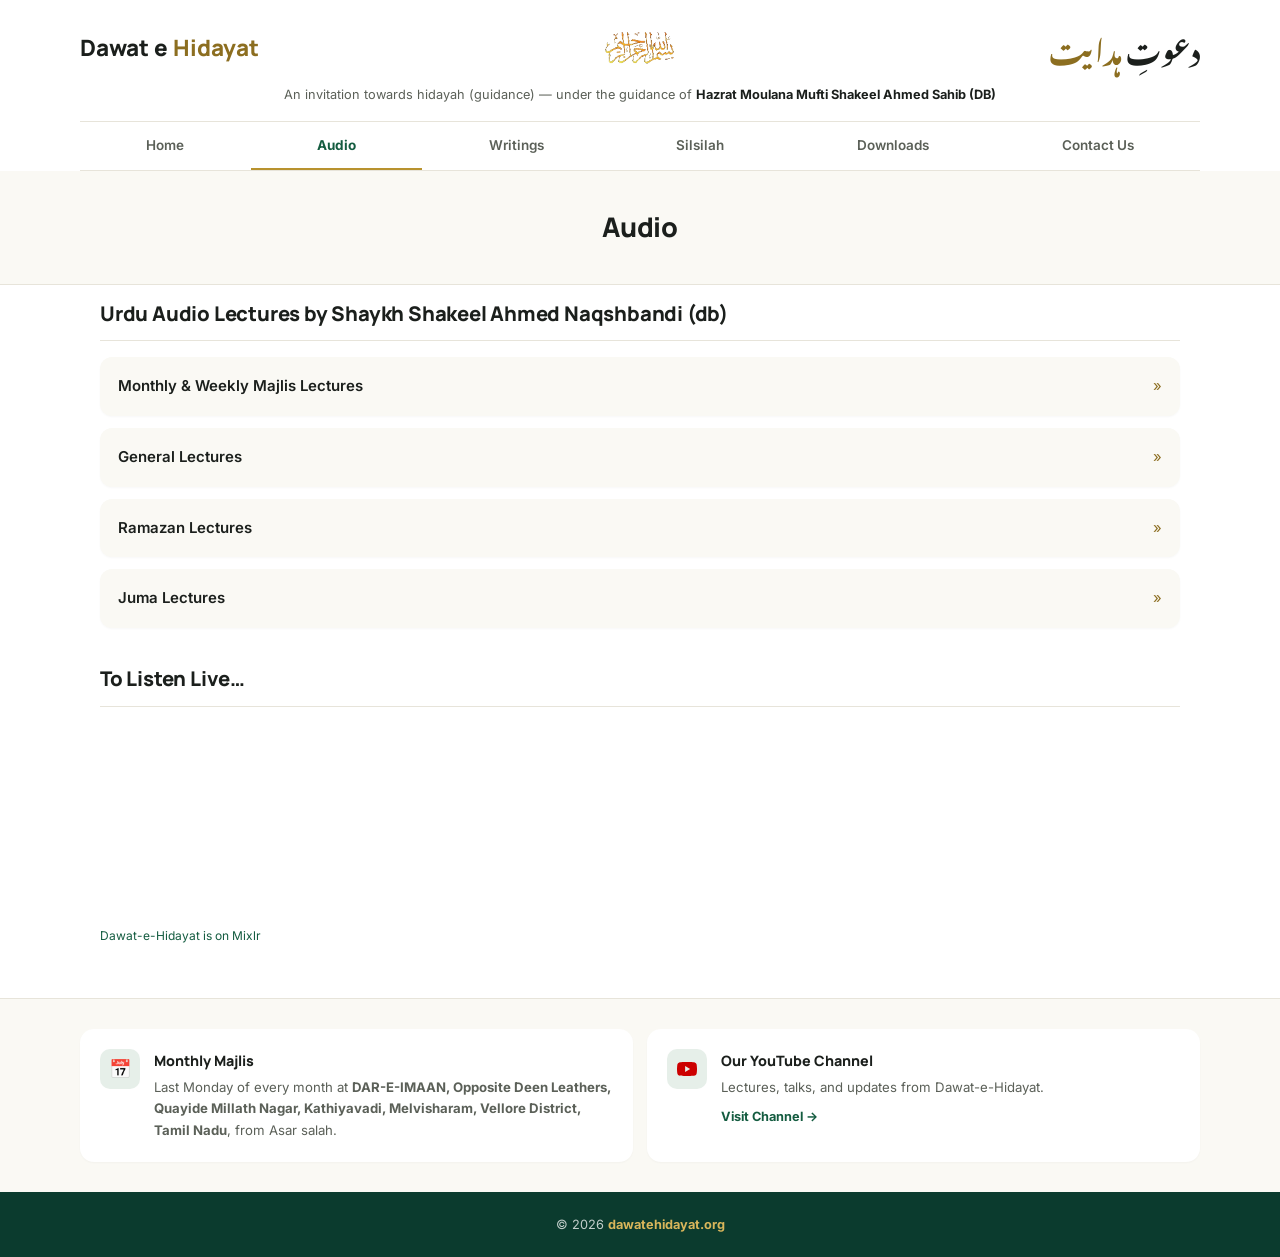
<file: audio.html>
<!DOCTYPE html>
<html lang="en">
<head>
<meta charset="UTF-8" />
<meta name="viewport" content="width=device-width, initial-scale=1.0" />
<title>Dawat-e-Hidayat &mdash; Audio</title>
<meta name="description" content="Dawat-e-Hidayat - An invitation towards hidayah (guidance). Tasawwuf, the traditional Islamic science of self-improvement and spirituality, under the guidance of Hazrat Moulana Mufti Shakeel Ahmed Sahib (DB)." />
<meta name="keywords" content="Dawat-e-Hidayat, dawatehidayat, Tasawwuf, spirituality, sufi, Naqshbandi, Mujaddidi, Mufti Shakeel Ahmed, Zulfiqar Ahmad Naqshbandi, tariqah, deoband" />
<link rel="stylesheet" href="style.css" />
<link rel="preconnect" href="https://fonts.googleapis.com" />
<link rel="preconnect" href="https://fonts.gstatic.com" crossorigin />
<link href="https://fonts.googleapis.com/css2?family=Manrope:wght@400;500;600;700;800&family=Inter:wght@400;500;600;700&family=Noto+Nastaliq+Urdu:wght@400;700&family=Noto+Sans+Tamil:wght@400;700&display=swap" rel="stylesheet" />
</head>
<body>

<a class="skip-link" href="#main">Skip to main content</a>

<header id="header">
	<div class="header-inner">
		<a href="index.html" class="logo-en">Dawat e <span class="accent">Hidayat</span></a>
		<img src="images/bsmllh.gif" alt="Bismillah ir-Rahman ir-Rahim" class="bismillah-img" width="220" height="59" />
		<a href="index.html" class="logo-ur" lang="ur" dir="rtl">&#1583;&#1593;&#1608;&#1578;&#1616; <span class="accent">&#1729;&#1583;&#1575;&#1740;&#1578;</span></a>
	</div>
	<p id="byline">An invitation towards hidayah (guidance) &mdash; under the guidance of <strong>Hazrat Moulana Mufti Shakeel Ahmed Sahib (DB)</strong></p>
</header>

<nav id="menu" aria-label="Primary">
	<div class="menu-bar">
		<span class="menu-title">Menu</span>
		<button id="menu-toggle" class="menu-toggle" type="button" aria-expanded="false" aria-controls="menu-list">
			<span class="sr-only">Toggle menu</span>
			<span class="hamburger"></span>
		</button>
	</div>
	<ul id="menu-list">
		<li><a href="index.html">Home</a></li>
		<li class="current has-dropdown">
			<a href="audio.html" aria-current="page">Audio</a>
			<ul class="dropdown-content">
				<li><a href="audio_majlis.html">Monthly &amp; Weekly Majlis</a></li>
				<li><a href="audio_general.html">General Talks</a></li>
				<li><a href="audio_ramazan.html">Ramazan Lectures</a></li>
				<li><a href="audio_juma.html">Juma Bayaan</a></li>
			</ul>
		</li>
		<li><a href="writings.html">Writings</a></li>
		<li><a href="silsilah.html">Silsilah</a></li>
		<li class="has-dropdown">
			<a href="downloads.html">Downloads</a>
			<ul class="dropdown-content">
				<li><a href="16line_quran.html">Quran (16 Line)</a></li>
				<li><a href="13line_quran.html">Quran (13 Line)</a></li>
				<li><a href="salat_time_today.html">Today&rsquo;s Salah Times</a></li>
				<li><a href="salat_time_monthly.html">Monthly Salah Times</a></li>
			</ul>
		</li>
		<li><a href="contacts.html">Contact Us</a></li>
	</ul>
</nav>

<div class="page-hero">
	<div class="page-hero-inner">
		<h1>Audio</h1>
	</div>
</div>

<div id="content-wrap">
	<main id="main">

		<h2 style="text-transform:none">Urdu Audio Lectures by Shaykh Shakeel Ahmed Naqshbandi (db)</h2>

		<ul class="link-grid">
			<li class="link-card"><a href="audio_majlis.html">Monthly &amp; Weekly Majlis Lectures <span class="arrow">&raquo;</span></a></li>
			<li class="link-card"><a href="audio_general.html">General Lectures <span class="arrow">&raquo;</span></a></li>
			<li class="link-card"><a href="audio_ramazan.html">Ramazan Lectures <span class="arrow">&raquo;</span></a></li>
			<li class="link-card"><a href="audio_juma.html">Juma Lectures <span class="arrow">&raquo;</span></a></li>
		</ul>

		<h2>To Listen Live&hellip;</h2>
		<div class="mixlr-embed">
			<iframe src="https://mixlr.com/users/4513753/embed" width="100%" height="180" scrolling="no" frameborder="0" title="Dawat-e-Hidayat live audio on Mixlr"></iframe>
		</div>
		<p class="small-note"><a href="http://mixlr.com/dawat-e-hidayat">Dawat-e-Hidayat is on Mixlr</a></p>

	</main>
</div>

<section class="info-section">
	<div class="info-inner">
		<div class="info-card">
			<span class="info-card-icon" aria-hidden="true">&#128197;</span>
			<div>
				<h3>Monthly Majlis</h3>
				<p>Last Monday of every month at <strong>DAR-E-IMAAN, Opposite Deen Leathers, Quayide Millath Nagar, Kathiyavadi, Melvisharam, Vellore District, Tamil Nadu</strong>, from Asar salah.</p>
			</div>
		</div>
		<div class="info-card">
			<span class="info-card-icon" aria-hidden="true">
				<svg class="yt-icon" viewBox="0 0 24 24" aria-hidden="true">
					<path d="M23.498 6.186a2.999 2.999 0 0 0-2.112-2.122C19.5 3.5 12 3.5 12 3.5s-7.5 0-9.386.564A2.999 2.999 0 0 0 .502 6.186 31.02 31.02 0 0 0 0 12a31.02 31.02 0 0 0 .502 5.814 2.999 2.999 0 0 0 2.112 2.122C4.5 20.5 12 20.5 12 20.5s7.5 0 9.386-.564a2.999 2.999 0 0 0 2.112-2.122A31.02 31.02 0 0 0 24 12a31.02 31.02 0 0 0-.502-5.814ZM9.75 15.5v-7l6 3.5-6 3.5Z" />
				</svg>
			</span>
			<div>
				<h3>Our YouTube Channel</h3>
				<p>Lectures, talks, and updates from Dawat-e-Hidayat.</p>
				<a class="youtube-link" href="https://www.youtube.com/@dawatehidayat" target="_blank" rel="noopener" aria-label="Visit Dawat-e-Hidayat YouTube Channel">Visit Channel &rarr;</a>
			</div>
		</div>
	</div>
</section>

<footer id="footer">
	<p>&copy; <span id="footer-year">2026</span> <a href="https://dawatehidayat.org"><strong>dawatehidayat.org</strong></a></p>
</footer>

<script>
	var toggle = document.getElementById('menu-toggle');
	var menuList = document.getElementById('menu-list');
	toggle.addEventListener('click', function () {
		var isOpen = menuList.classList.toggle('open');
		toggle.setAttribute('aria-expanded', isOpen);
	});

	document.getElementById('footer-year').textContent = new Date().getFullYear();
</script>

</body>
</html>
</file>
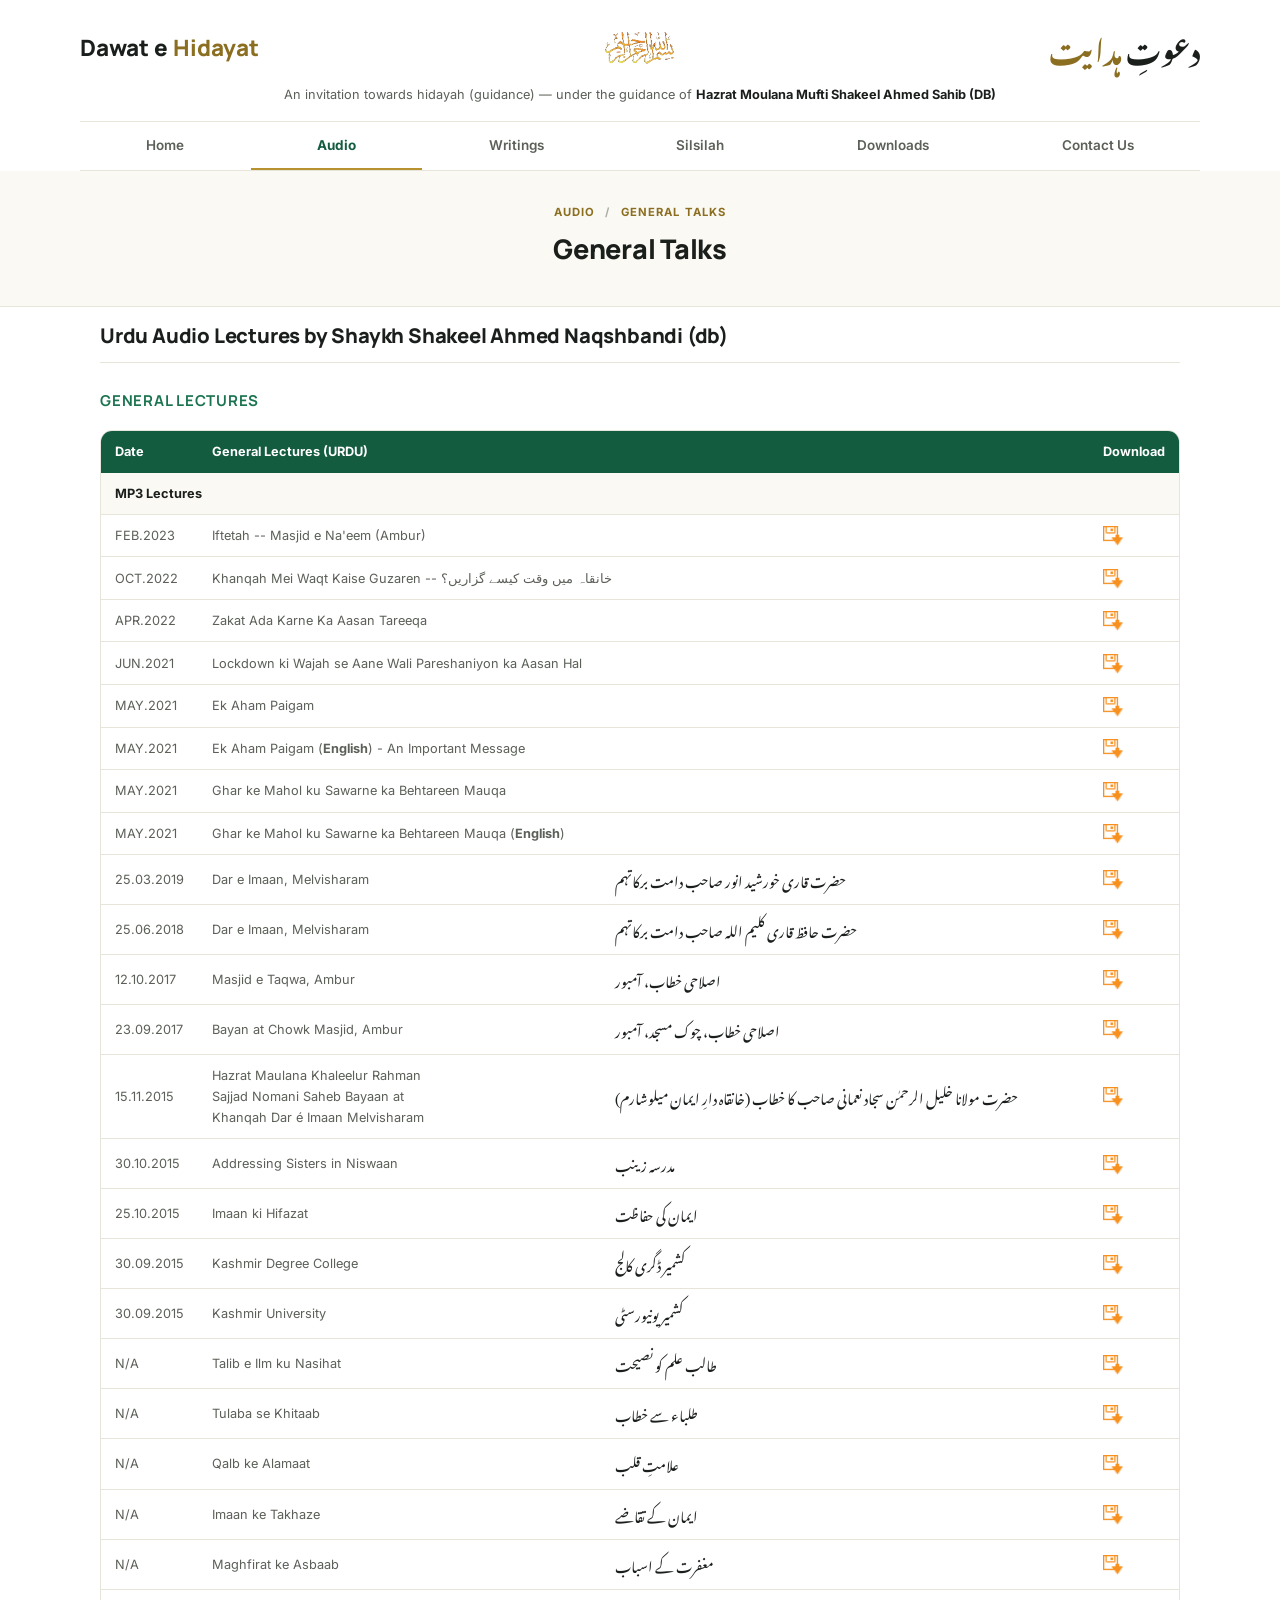
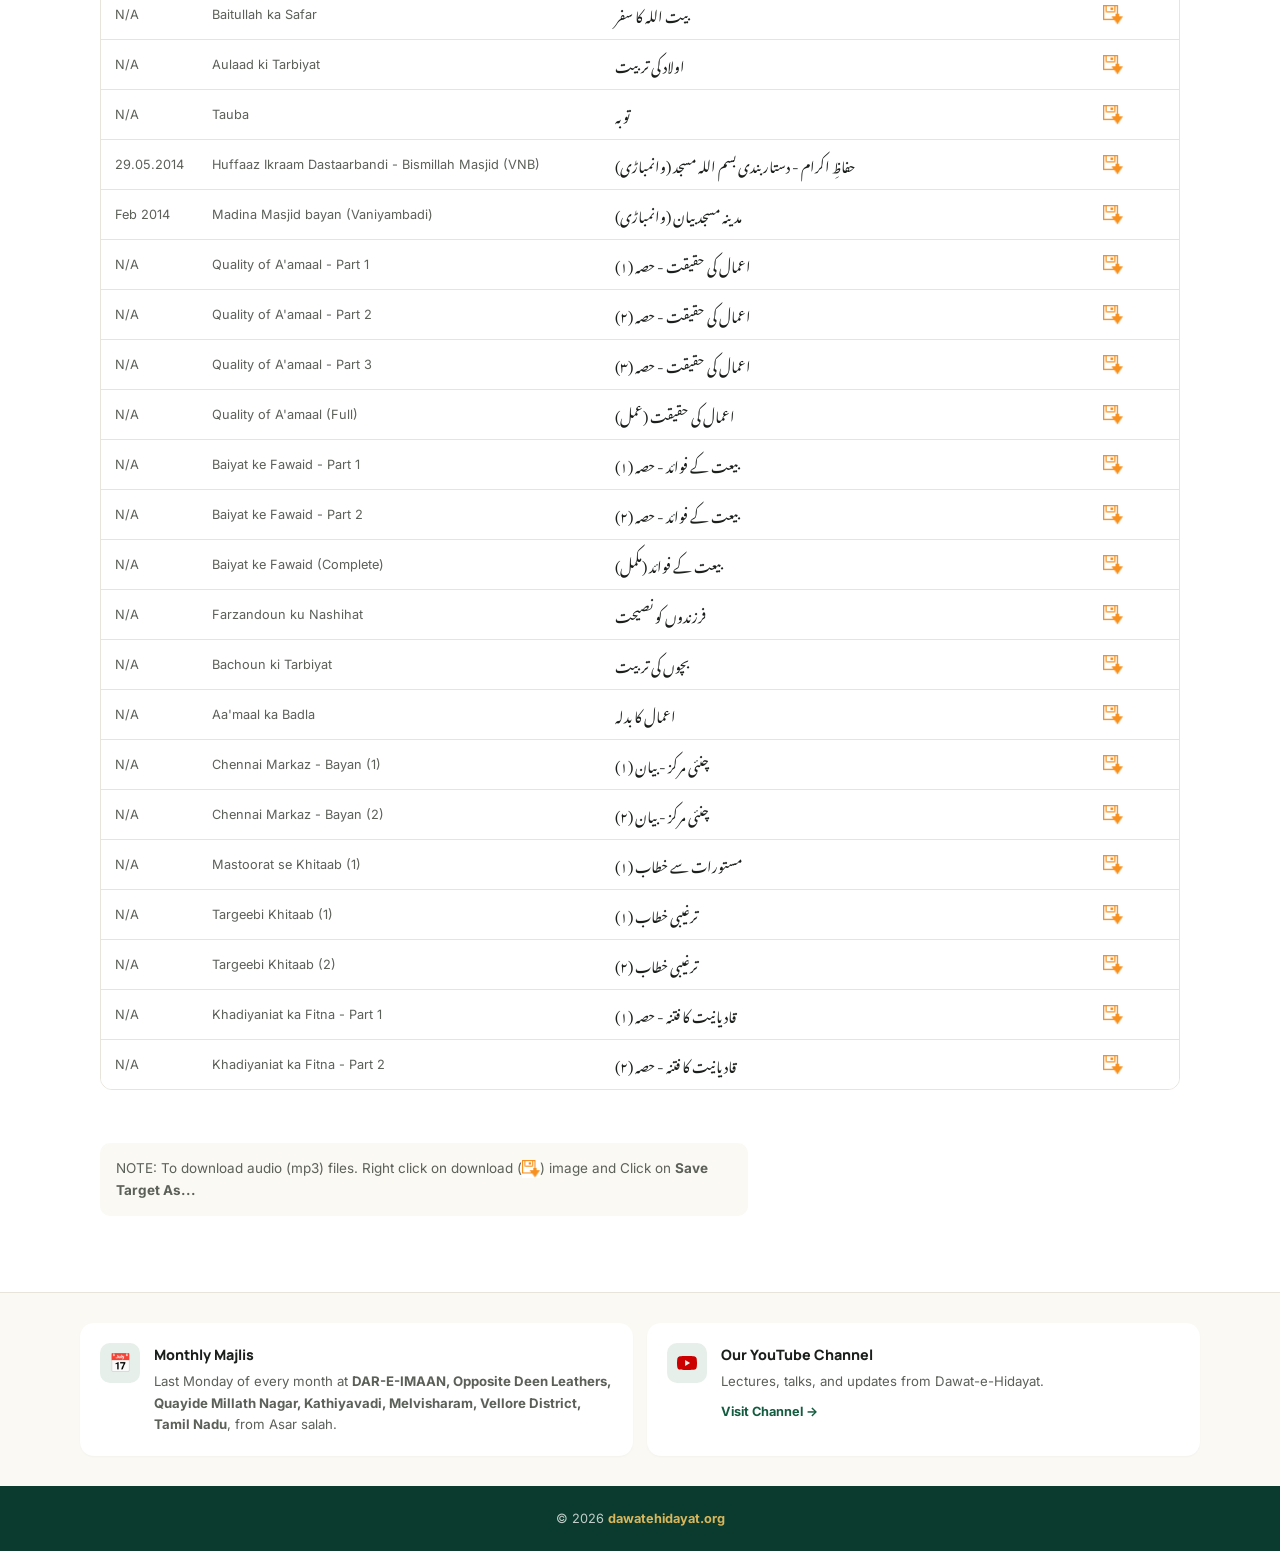
<file: audio_general.html>
<!DOCTYPE html>
<html lang="en">
<head>
<meta charset="UTF-8" />
<meta name="viewport" content="width=device-width, initial-scale=1.0" />
<title>Dawat-e-Hidayat &mdash; Audio: General Talks</title>
<meta name="description" content="Dawat-e-Hidayat - An invitation towards hidayah (guidance). Tasawwuf, the traditional Islamic science of self-improvement and spirituality, under the guidance of Hazrat Moulana Mufti Shakeel Ahmed Sahib (DB)." />
<meta name="keywords" content="Dawat-e-Hidayat, dawatehidayat, Tasawwuf, spirituality, sufi, Naqshbandi, Mujaddidi, Mufti Shakeel Ahmed, Zulfiqar Ahmad Naqshbandi, tariqah, deoband" />
<link rel="stylesheet" href="style.css" />
<link rel="preconnect" href="https://fonts.googleapis.com" />
<link rel="preconnect" href="https://fonts.gstatic.com" crossorigin />
<link href="https://fonts.googleapis.com/css2?family=Manrope:wght@400;500;600;700;800&family=Inter:wght@400;500;600;700&family=Noto+Nastaliq+Urdu:wght@400;700&family=Noto+Sans+Tamil:wght@400;700&display=swap" rel="stylesheet" />
</head>
<body>

<a class="skip-link" href="#main">Skip to main content</a>

<header id="header">
	<div class="header-inner">
		<a href="index.html" class="logo-en">Dawat e <span class="accent">Hidayat</span></a>
		<img src="images/bsmllh.gif" alt="Bismillah ir-Rahman ir-Rahim" class="bismillah-img" width="220" height="59" />
		<a href="index.html" class="logo-ur" lang="ur" dir="rtl">&#1583;&#1593;&#1608;&#1578;&#1616; <span class="accent">&#1729;&#1583;&#1575;&#1740;&#1578;</span></a>
	</div>
	<p id="byline">An invitation towards hidayah (guidance) &mdash; under the guidance of <strong>Hazrat Moulana Mufti Shakeel Ahmed Sahib (DB)</strong></p>
</header>

<nav id="menu" aria-label="Primary">
	<div class="menu-bar">
		<span class="menu-title">Menu</span>
		<button id="menu-toggle" class="menu-toggle" type="button" aria-expanded="false" aria-controls="menu-list">
			<span class="sr-only">Toggle menu</span>
			<span class="hamburger"></span>
		</button>
	</div>
	<ul id="menu-list">
		<li><a href="index.html">Home</a></li>
		<li class="has-dropdown current">
			<a href="audio.html">Audio</a>
			<ul class="dropdown-content">
				<li><a href="audio_majlis.html">Monthly &amp; Weekly Majlis</a></li>
				<li class="current"><a href="audio_general.html" aria-current="page">General Talks</a></li>
				<li><a href="audio_ramazan.html">Ramazan Lectures</a></li>
				<li><a href="audio_juma.html">Juma Bayaan</a></li>
			</ul>
		</li>
		<li><a href="writings.html">Writings</a></li>
		<li><a href="silsilah.html">Silsilah</a></li>
		<li class="has-dropdown">
			<a href="downloads.html">Downloads</a>
			<ul class="dropdown-content">
				<li><a href="16line_quran.html">Quran (16 Line)</a></li>
				<li><a href="13line_quran.html">Quran (13 Line)</a></li>
				<li><a href="salat_time_today.html">Today&rsquo;s Salah Times</a></li>
				<li><a href="salat_time_monthly.html">Monthly Salah Times</a></li>
			</ul>
		</li>
		<li><a href="contacts.html">Contact Us</a></li>
	</ul>
</nav>

<div class="page-hero">
	<div class="page-hero-inner">
		<p class="page-hero-crumb">Audio <span>/</span> General Talks</p>
		<h1>General Talks</h1>
	</div>
</div>

<div id="content-wrap">
	<main id="main">

		<h2 style="text-transform:none">Urdu Audio Lectures by Shaykh Shakeel Ahmed Naqshbandi (db) </h2>

					<h3 class="playlist-heading">General Lectures</h3>
				   	<div class="table-scroll">
		<table class="playlist">
					   <tr class="selected">
						 <td width="80">Date</td>
						 <td width="" colspan="2">General Lectures (URDU)<br />        </td>
						 <td width="50">Download</td>
					   </tr>
					   <tr class="subselected">
						 <td colspan="4">MP3 Lectures</td>
		               </tr>
			    
					   <tr>
		                    <td>FEB.2023</td>
		                    <td colspan="2">
		                        Iftetah -- Masjid e Na'eem (Ambur)
		                    </td>         
		                    <td><a href="https://dawatehidayat.org/audio/urdu/general/2023_02_11_Iftetah_Masjid_e_Naeem_Ambur.mp3" target="_blank"><img src="images/gray_audio.gif" width="20" height="20" border="0" alt="Click to download" /></a></td>
		               </tr>
						<tr>
		                    <td>OCT.2022</td>
		                    <td colspan="2">
		                        Khanqah Mei Waqt Kaise Guzaren -- خانقاہ میں وقت کیسے گزاریں؟ 
		                    </td>
                    
		                    <td><a href="https://dawatehidayat.org/audio/urdu/general/2022_10_khanqah_mei_waqt_kaise_guzaren.mp3" target="_blank"><img src="images/gray_audio.gif" width="20" height="20" border="0" alt="Click to download" /></a></td>
		               </tr>
					   <tr>
		                    <td>APR.2022</td>
		                    <td colspan="2">
		                        Zakat Ada Karne Ka Aasan Tareeqa
		                    </td>         
		                    <td><a href="https://dawatehidayat.org/audio/urdu/general/zakat_ada_karne_ka_aasan_tareeqa.mp3" target="_blank"><img src="images/gray_audio.gif" width="20" height="20" border="0" alt="Click to download" /></a></td>
		               </tr>
					   <tr>
		                    <td>JUN.2021</td>
		                    <td colspan="2">
		                        Lockdown ki Wajah se Aane Wali Pareshaniyon ka Aasan Hal
		                    </td>
                    
		                    <td><a href="https://dawatehidayat.org/audio/urdu/general/lockdown_ki_wajah_se_aane_wali_pareshaniyon_ka_aasan_hal.mp3" target="_blank"><img src="images/gray_audio.gif" width="20" height="20" border="0" alt="Click to download" /></a></td>
		               </tr>
					   <tr>
		                    <td>MAY.2021</td>
		                    <td colspan="2">
		                        Ek Aham Paigam
		                    </td>
                    
		                    <td><a href="https://dawatehidayat.org/audio/urdu/general/ek_aham_paigaam_may2021.mp3" target="_blank"><img src="images/gray_audio.gif" width="20" height="20" border="0" alt="Click to download" /></a></td>
		               </tr>
					   <tr>
		                    <td>MAY.2021</td>
		                    <td colspan="2">
		                        Ek Aham Paigam (<b>English</b>) - An Important Message
		                    </td>
                    
		                    <td><a href="https://dawatehidayat.org/audio/urdu/general/ek_aham_paigaam_may2021_eng.mp3" target="_blank"><img src="images/gray_audio.gif" width="20" height="20" border="0" alt="Click to download" /></a></td>
		               </tr>
					   <tr>
		                    <td>MAY.2021</td>
		                    <td colspan="2">
		                        Ghar ke Mahol ku Sawarne ka Behtareen Mauqa
		                    </td>                    
		                    <td><a href="https://dawatehidayat.org/audio/urdu/general/ghar_ke_mahol_ku_sawarne_ka_behtareen_mauqa_may2021.mp3" target="_blank"><img src="images/gray_audio.gif" width="20" height="20" border="0" alt="Click to download" /></a></td>
		               </tr>
					   <tr>
		                    <td>MAY.2021</td>
		                    <td colspan="2">
		                        Ghar ke Mahol ku Sawarne ka Behtareen Mauqa (<b>English</b>)
		                    </td>
                    
		                    <td><a href="https://dawatehidayat.org/audio/urdu/general/ghar_ke_mahol_ku_sawarne_ka_behtareen_mauqa_may2021_eng.mp3" target="_blank"><img src="images/gray_audio.gif" width="20" height="20" border="0" alt="Click to download" /></a></td>
		               </tr>
		               <tr>
		                    <td>25.03.2019</td>
		                    <td nowrap>
		                        Dar e Imaan, Melvisharam
		                    </td>
		                    <td >
		                        <span class="native-title" lang="ur" dir="rtl">حضرت قاری خورشید انور صاحب دامت برکاتہم</span>
		                    </td>
		                    <td><a href="https://dawatehidayat.org/audio/urdu/general/2019_03_Majlis.mp3" target="_blank"><img src="images/gray_audio.gif" width="20" height="20" border="0" alt="Click to download" /></a></td>
		               </tr>
		               <tr>
		                   <td>25.06.2018</td>
		                   <td nowrap>
		                        Dar e Imaan, Melvisharam
		                   </td>
		                   <td >
		                       <span class="native-title" lang="ur" dir="rtl">حضرت حافظ قاری کلیم اللہ صاحب دامت برکاتہم</span>
		                   </td>
		                   <td><a href="https://dawatehidayat.org/audio/urdu/general/2018_06_Majlis.mp3" target="_blank"><img src="images/gray_audio.gif" width="20" height="20" border="0" alt="Click to download" /></a></td>
		               </tr>
		               <tr>
		                   <td>12.10.2017</td>
		                   <td nowrap>
		                       Masjid e Taqwa, Ambur
		                   </td>
		                   <td >
		                       <span class="native-title" lang="ur" dir="rtl">اصلاحی خطاب، آمبور</span>
		                   </td>
		                   <td><a href="https://dawatehidayat.org/audio/urdu/general/2017_10_12_Ambur.mp3" target="_blank"><img src="images/gray_audio.gif" width="20" height="20" border="0" alt="Click to download" /></a></td>
		               </tr>
		               <tr>
		                   <td>23.09.2017</td>
		                   <td nowrap>
		                       Bayan at Chowk Masjid, Ambur
		                   </td>
		                   <td >
		                       <span class="native-title" lang="ur" dir="rtl">اصلاحی خطاب، چوک مسجد، آمبور</span>
		                   </td>
		                   <td><a href="https://dawatehidayat.org/audio/urdu/general/2017_09_23_ChowkMasjid_Ambur.mp3" target="_blank"><img src="images/gray_audio.gif" width="20" height="20" border="0" alt="Click to download" /></a></td>
		               </tr>
					   <tr>
						 <td>15.11.2015</td>
						 <td nowrap>
						 	 Hazrat Maulana Khaleelur Rahman <br/>Sajjad Nomani Saheb Bayaan at <br/>Khanqah Dar é Imaan Melvisharam
						 </td>
						 <td >
						 	<span class="native-title" lang="ur" dir="rtl">حضرت مولانا خلیل الرحمٰن سجاد نعمانی صاحب کا خطاب (خانقاہ دارِ ایمان میلوشارم)</span>
						 </td>
						 <td><a href="https://dawatehidayat.org/audio/urdu/general/Maulana_Sajjaad_Naumani_Hazarath_In_Khanqah.mp3" target="_blank"><img src="images/gray_audio.gif" width="20" height="20" border="0" alt="Click to download" /></a></td>
					   </tr>
					   <tr>
						 <td>30.10.2015</td>
						 <td>
						 	 Addressing Sisters in Niswaan
						 </td>
						 <td >
						 	<span class="native-title" lang="ur" dir="rtl">مدرسہ زینب</span>
						 </td>
						 <td><a href="https://dawatehidayat.org/audio/urdu/general/20151030_Madrasa_e_Zainab.mp3" target="_blank"><img src="images/gray_audio.gif" width="20" height="20" border="0" alt="Click to download" /></a></td>
					   </tr>
					   <tr>
						 <td>25.10.2015</td>
						 <td>
						 	 Imaan ki Hifazat
						 </td>
						 <td >
						 	<span class="native-title" lang="ur" dir="rtl">ایمان کی حفاظت</span>
						 </td>
						 <td><a href="https://dawatehidayat.org/audio/urdu/general/20151025_Imaan_ki_Hifazat.mp3" target="_blank"><img src="images/gray_audio.gif" width="20" height="20" border="0" alt="Click to download" /></a></td>
					   </tr>
					   <tr>
						 <td>30.09.2015</td>
						 <td>
						 	 Kashmir Degree College
						 </td>
						 <td >
						 	<span class="native-title" lang="ur" dir="rtl">کشمیر ڈگری کالج</span>
						 </td>
						 <td><a href="https://dawatehidayat.org/audio/urdu/general/kashmir_degree_college.mp3" target="_blank"><img src="images/gray_audio.gif" width="20" height="20" border="0" alt="Click to download" /></a></td>
					   </tr>
					   <tr>
						 <td>30.09.2015</td>
						 <td>
						 	 Kashmir University
						 </td>
						 <td >
						 	<span class="native-title" lang="ur" dir="rtl">کشمیر یونیورسٹی</span>
						 </td>
						 <td><a href="https://dawatehidayat.org/audio/urdu/general/kashmir_university.mp3" target="_blank"><img src="images/gray_audio.gif" width="20" height="20" border="0" alt="Click to download" /></a></td>
					   </tr>
					   <tr>
						 <td>N/A</td>
						 <td>
						 	 Talib e Ilm ku Nasihat
						 </td>
						 <td >
						 	<span class="native-title" lang="ur" dir="rtl">طالب علم کو نصیحت</span>
						 </td>
						 <td><a href="https://dawatehidayat.org/audio/urdu/general/talib_e_ilm_ku_nasihat.mp3" target="_blank"><img src="images/gray_audio.gif" width="20" height="20" border="0" alt="Click to download" /></a></td>
					   </tr>
					   <tr>
						 <td>N/A</td>
						 <td>
						 	 Tulaba se Khitaab
						 </td>
						 <td >
						 	<span class="native-title" lang="ur" dir="rtl">طلباء سے خطاب</span>
						 </td>
						 <td><a href="https://dawatehidayat.org/audio/urdu/general/tulaba_se_khitaab.mp3" target="_blank"><img src="images/gray_audio.gif" width="20" height="20" border="0" alt="Click to download" /></a></td>
					   </tr>

					   <tr>
						 <td>N/A</td>
						 <td>
						 	 Qalb ke Alamaat
						 </td>
						 <td >
						 	<span class="native-title" lang="ur" dir="rtl">علامتِ قلب</span>
						 </td>
						 <td><a href="https://dawatehidayat.org/audio/urdu/general/qalb_ke_alamaat.mp3" target="_blank"><img src="images/gray_audio.gif" width="20" height="20" border="0" alt="Click to download" /></a></td>
					   </tr>
					   <tr>
						 <td>N/A</td>
						 <td>
						 	 Imaan ke Takhaze
						 </td>
						 <td >
						 	<span class="native-title" lang="ur" dir="rtl">ایمان کے تقاضے</span>
						 </td>
						 <td><a href="https://dawatehidayat.org/audio/urdu/general/imaan_ke_takhaze.mp3" target="_blank"><img src="images/gray_audio.gif" width="20" height="20" border="0" alt="Click to download" /></a></td>
					   </tr>
					   <tr>
						 <td>N/A</td>
						 <td>
						 	 Maghfirat ke Asbaab
						 </td>
						 <td >
						 	<span class="native-title" lang="ur" dir="rtl">مغفرت کے اسباب</span>
						 </td>
						 <td><a href="https://dawatehidayat.org/audio/urdu/general/asbaab_e_maghfirat.mp3" target="_blank"><img src="images/gray_audio.gif" width="20" height="20" border="0" alt="Click to download" /></a></td>
					   </tr>

					   <tr>
						 <td>N/A</td>
						 <td>
						 	 Baitullah ka Safar
						 </td>
						 <td >
						 	<span class="native-title" lang="ur" dir="rtl">بیت اللہ کا سفر</span>
						 </td>
						 <td><a href="https://dawatehidayat.org/audio/urdu/general/baitullah_ka_safar.mp3" target="_blank"><img src="images/gray_audio.gif" width="20" height="20" border="0" alt="Click to download" /></a></td>
					   </tr>
					   <tr>
						 <td>N/A</td>
						 <td>
						 	 Aulaad ki Tarbiyat
						 </td>
						 <td >
						 	<span class="native-title" lang="ur" dir="rtl">اولاد کی تربیت</span>
						 </td>
						 <td><a href="https://dawatehidayat.org/audio/urdu/general/aulad_ki_tarbiyat.mp3" target="_blank"><img src="images/gray_audio.gif" width="20" height="20" border="0" alt="Click to download" /></a></td>
					   </tr>

					   <tr>
						 <td>N/A</td>
						 <td>
						 	 Tauba
						 </td>
						 <td >
						 	<span class="native-title" lang="ur" dir="rtl">توبہ</span>
						 </td>
						 <td><a href="https://dawatehidayat.org/audio/urdu/general/tauba.mp3" target="_blank"><img src="images/gray_audio.gif" width="20" height="20" border="0" alt="Click to download" /></a></td>
					   </tr>
					   <tr>
						 <td>29.05.2014</td>
						 <td>
						 	 Huffaaz Ikraam Dastaarbandi - Bismillah Masjid (VNB)
						 </td>
						 <td>
						 	<span class="native-title" lang="ur" dir="rtl">حفاظِ اکرام - دستاربندی بسم اللہ مسجد (وانمباڑی)</span>
						 </td>
						 <td><a href="https://dawatehidayat.org/audio/urdu/general/vnb_bismillahmasjid_0529_huffazdastaarbandi.mp3" target="_blank"><img src="images/gray_audio.gif" width="20" height="20" border="0" alt="Click to download" /></a></td>
					   </tr>
					   <tr>
						 <td>Feb 2014</td>
						 <td>
						 	Madina Masjid bayan (Vaniyambadi)
						 </td>
						 <td>
						 	<span class="native-title" lang="ur" dir="rtl">مدینہ مسجد بیان (وانمباڑی)</span>
						 </td>
						 <td><a href="https://dawatehidayat.org/audio/urdu/general/vnb_madina_masjid_bayan.mp3" target="_blank"><img src="images/gray_audio.gif" width="20" height="20" border="0" alt="Click to download" /></a></td>
					   </tr>
					   <tr>
						 <td>N/A</td>
						 <td>
						 	Quality of A'amaal - Part 1
						 </td>
						 <td>
						 	<span class="native-title" lang="ur" dir="rtl">اعمال کی حقیقت - حصہ (١)</span>
						 </td>
						 <td><a href="https://dawatehidayat.org/audio/urdu/general/quality_of_aamal_p1.html" target="_blank"><img src="images/gray_audio.gif" width="20" height="20" border="0" alt="Click to download" /></a></td>
					   </tr>
					   <tr>
						 <td>N/A</td>
						 <td>
						 	Quality of A'amaal - Part 2
						 </td>
						 <td>
						 	<span class="native-title" lang="ur" dir="rtl">اعمال کی حقیقت - حصہ (٢)</span>
						 </td>
						 <td><a href="https://dawatehidayat.org/audio/urdu/general/quality_of_aamal_p2.html" target="_blank"><img src="images/gray_audio.gif" width="20" height="20" border="0" alt="Click to download" /></a></td>
					   </tr>
					   <tr>
						 <td>N/A</td>
						 <td>
						 	Quality of A'amaal - Part 3
						 </td>
						 <td>
						 	<span class="native-title" lang="ur" dir="rtl">اعمال کی حقیقت - حصہ (٣)</span>
						 </td>
						 <td><a href="https://dawatehidayat.org/audio/urdu/general/quality_of_aamal_p3.html" target="_blank"><img src="images/gray_audio.gif" width="20" height="20" border="0" alt="Click to download" /></a></td>
					   </tr>
					   <tr>
						 <td>N/A</td>
						 <td>
						 	Quality of A'amaal (Full)
						 </td>
						 <td>
						 	<span class="native-title" lang="ur" dir="rtl">اعمال کی حقیقت (عمل)</span>
						 </td>
						 <td><a href="https://dawatehidayat.org/audio/urdu/general/quality_of_aamal_full.mp3" target="_blank"><img src="images/gray_audio.gif" width="20" height="20" border="0" alt="Click to download" /></a></td>
					   </tr>
					   <tr>
						 <td>N/A</td>
						 <td>
						 	Baiyat ke Fawaid - Part 1
						 </td>
						 <td>
						 	<span class="native-title" lang="ur" dir="rtl">بیعت کے فوائد - حصہ (١)</span>
						 </td>
						 <td><a href="https://dawatehidayat.org/audio/urdu/general/baiyat_ke_fawaaid_p1.html" target="_blank"><img src="images/gray_audio.gif" width="20" height="20" border="0" alt="Click to download" /></a></td>
					   </tr>
					   <tr>
						 <td>N/A</td>
						 <td>
						 	Baiyat ke Fawaid - Part 2
						 </td>
						 <td>
						 	<span class="native-title" lang="ur" dir="rtl">بیعت کے فوائد - حصہ (٢)</span>
						 </td>
						 <td><a href="https://dawatehidayat.org/audio/urdu/general/baiyat_ke_fawaaid_p2.html" target="_blank"><img src="images/gray_audio.gif" width="20" height="20" border="0" alt="Click to download" /></a></td>
					   </tr>
					   <tr>
						 <td>N/A</td>
						 <td>
						 	Baiyat ke Fawaid (Complete)
						 </td>
						 <td>
						 	<span class="native-title" lang="ur" dir="rtl">بیعت کے فوائد (مکمل)</span>
						 </td>
						 <td><a href="https://dawatehidayat.org/audio/urdu/general/baiyat_ke_fawaaid_full.mp3" target="_blank"><img src="images/gray_audio.gif" width="20" height="20" border="0" alt="Click to download" /></a></td>
					   </tr>
					   <tr>
						 <td>N/A</td>
						 <td>
						 	Farzandoun ku Nashihat
						 </td>
						 <td>
						 	<span class="native-title" lang="ur" dir="rtl">فرزندوں کو نصیحت</span>
						 </td>
						 <td><a href="https://dawatehidayat.org/audio/urdu/general/farzant_ku_nasihat.mp3" target="_blank"><img src="images/gray_audio.gif" width="20" height="20" border="0" alt="Click to download" /></a></td>
					   </tr>
					   <tr>
						 <td>N/A</td>
						 <td>
						 	Bachoun ki Tarbiyat
						 </td>
						 <td>
						 	<span class="native-title" lang="ur" dir="rtl">بچوں کی تربیت</span>
						 </td>
						 <td><a href="https://dawatehidayat.org/audio/urdu/general/bachon_ki_tarbiyat.mp3" target="_blank"><img src="images/gray_audio.gif" width="20" height="20" border="0" alt="Click to download" /></a></td>
					   </tr>
					   <tr>
						 <td>N/A</td>
						 <td>
						 	Aa'maal ka Badla
						 </td>
						 <td>
						 	<span class="native-title" lang="ur" dir="rtl">اعمال کا بدلہ</span>
						 </td>
						 <td><a href="https://dawatehidayat.org/audio/urdu/general/aamal_ka_badla.mp3" target="_blank"><img src="images/gray_audio.gif" width="20" height="20" border="0" alt="Click to download" /></a></td>
					   </tr>
					   <tr>
						 <td>N/A</td>
						 <td>
						 	Chennai Markaz - Bayan (1)
						 </td>
						 <td>
						 	<span class="native-title" lang="ur" dir="rtl">چنئی مرکز - بیان (١)</span>
						 </td>
						 <td><a href="https://dawatehidayat.org/audio/urdu/general/markaz_bayan_1.mp3" target="_blank"><img src="images/gray_audio.gif" width="20" height="20" border="0" alt="Click to download" /></a></td>
					   </tr>
					   <tr>
						 <td>N/A</td>
						 <td>
						 	Chennai Markaz - Bayan (2)
						 </td>
						 <td>
						 	<span class="native-title" lang="ur" dir="rtl">چنئی مرکز - بیان (٢)</span>
						 </td>
						 <td><a href="https://dawatehidayat.org/audio/urdu/general/markaz_bayan_2.mp3" target="_blank"><img src="images/gray_audio.gif" width="20" height="20" border="0" alt="Click to download" /></a></td>
					   </tr>
					   <tr>
						 <td>N/A</td>
						 <td>
						 	Mastoorat se Khitaab (1)
						 </td>
						 <td>
						 	<span class="native-title" lang="ur" dir="rtl">مستورات سے خطاب (١)</span>
						 </td>
						 <td><a href="https://dawatehidayat.org/audio/urdu/general/masturat_bayan_1.mp3" target="_blank"><img src="images/gray_audio.gif" width="20" height="20" border="0" alt="Click to download" /></a></td>
					   </tr>
					   <tr>
						 <td>N/A</td>
						 <td>
						 	Targeebi Khitaab (1)
						 </td>
						 <td>
						 	<span class="native-title" lang="ur" dir="rtl">ترغیبی خطاب (١)</span>
						 </td>
						 <td><a href="https://dawatehidayat.org/audio/urdu/general/targeebi_khitab_1.mp3" target="_blank"><img src="images/gray_audio.gif" width="20" height="20" border="0" alt="Click to download" /></a></td>
					   </tr>
					   <tr>
						 <td>N/A</td>
						 <td>
						 	Targeebi Khitaab (2)
						 </td>
						 <td>
						 	<span class="native-title" lang="ur" dir="rtl">ترغیبی خطاب (٢)</span>
						 </td>
						 <td><a href="https://dawatehidayat.org/audio/urdu/general/targeebi_khitab_2.mp3" target="_blank"><img src="images/gray_audio.gif" width="20" height="20" border="0" alt="Click to download" /></a></td>
					   </tr>
					   <tr>
						 <td>N/A</td>
						 <td>
						 	Khadiyaniat ka Fitna - Part 1
						 </td>
						 <td>
						 	<span class="native-title" lang="ur" dir="rtl">قادیانیت کا فتنہ - حصہ (١)</span>
						 </td>
						 <td><a href="https://dawatehidayat.org/audio/urdu/general/khadiyaniyat_ka_fitna_1.mp3" target="_blank"><img src="images/gray_audio.gif" width="20" height="20" border="0" alt="Click to download" /></a></td>
					   </tr>
					   <tr>
						 <td>N/A</td>
						 <td>
						 	Khadiyaniat ka Fitna - Part 2
						 </td>
						 <td>
						 	<span class="native-title" lang="ur" dir="rtl">قادیانیت کا فتنہ - حصہ (٢)</span>
						 </td>
						 <td><a href="https://dawatehidayat.org/audio/urdu/general/khadiyaniyat_ka_fitna_2.mp3" target="_blank"><img src="images/gray_audio.gif" width="20" height="20" border="0" alt="Click to download" /></a></td>
					   </tr>
					</table>
		</div>

					<br/>
					<p class="post-footer">
						NOTE: To download audio (mp3) files. Right click on download
						(<span align=bottom><img src="images/gray_audio.gif" width="18" height="18" border="0" /></span>)
						image and Click on <b>Save Target As...</b>
					</p>
					<br/>

	</main>
</div>

<section class="info-section">
	<div class="info-inner">
		<div class="info-card">
			<span class="info-card-icon" aria-hidden="true">&#128197;</span>
			<div>
				<h3>Monthly Majlis</h3>
				<p>Last Monday of every month at <strong>DAR-E-IMAAN, Opposite Deen Leathers, Quayide Millath Nagar, Kathiyavadi, Melvisharam, Vellore District, Tamil Nadu</strong>, from Asar salah.</p>
			</div>
		</div>
		<div class="info-card">
			<span class="info-card-icon" aria-hidden="true">
				<svg class="yt-icon" viewBox="0 0 24 24" aria-hidden="true">
					<path d="M23.498 6.186a2.999 2.999 0 0 0-2.112-2.122C19.5 3.5 12 3.5 12 3.5s-7.5 0-9.386.564A2.999 2.999 0 0 0 .502 6.186 31.02 31.02 0 0 0 0 12a31.02 31.02 0 0 0 .502 5.814 2.999 2.999 0 0 0 2.112 2.122C4.5 20.5 12 20.5 12 20.5s7.5 0 9.386-.564a2.999 2.999 0 0 0 2.112-2.122A31.02 31.02 0 0 0 24 12a31.02 31.02 0 0 0-.502-5.814ZM9.75 15.5v-7l6 3.5-6 3.5Z" />
				</svg>
			</span>
			<div>
				<h3>Our YouTube Channel</h3>
				<p>Lectures, talks, and updates from Dawat-e-Hidayat.</p>
				<a class="youtube-link" href="https://www.youtube.com/@dawatehidayat" target="_blank" rel="noopener" aria-label="Visit Dawat-e-Hidayat YouTube Channel">Visit Channel &rarr;</a>
			</div>
		</div>
	</div>
</section>

<footer id="footer">
	<p>&copy; <span id="footer-year">2026</span> <a href="https://dawatehidayat.org"><strong>dawatehidayat.org</strong></a></p>
</footer>

<script>
	var toggle = document.getElementById('menu-toggle');
	var menuList = document.getElementById('menu-list');
	toggle.addEventListener('click', function () {
		var isOpen = menuList.classList.toggle('open');
		toggle.setAttribute('aria-expanded', isOpen);
	});

	document.getElementById('footer-year').textContent = new Date().getFullYear();
</script>

</body>
</html>
</file>
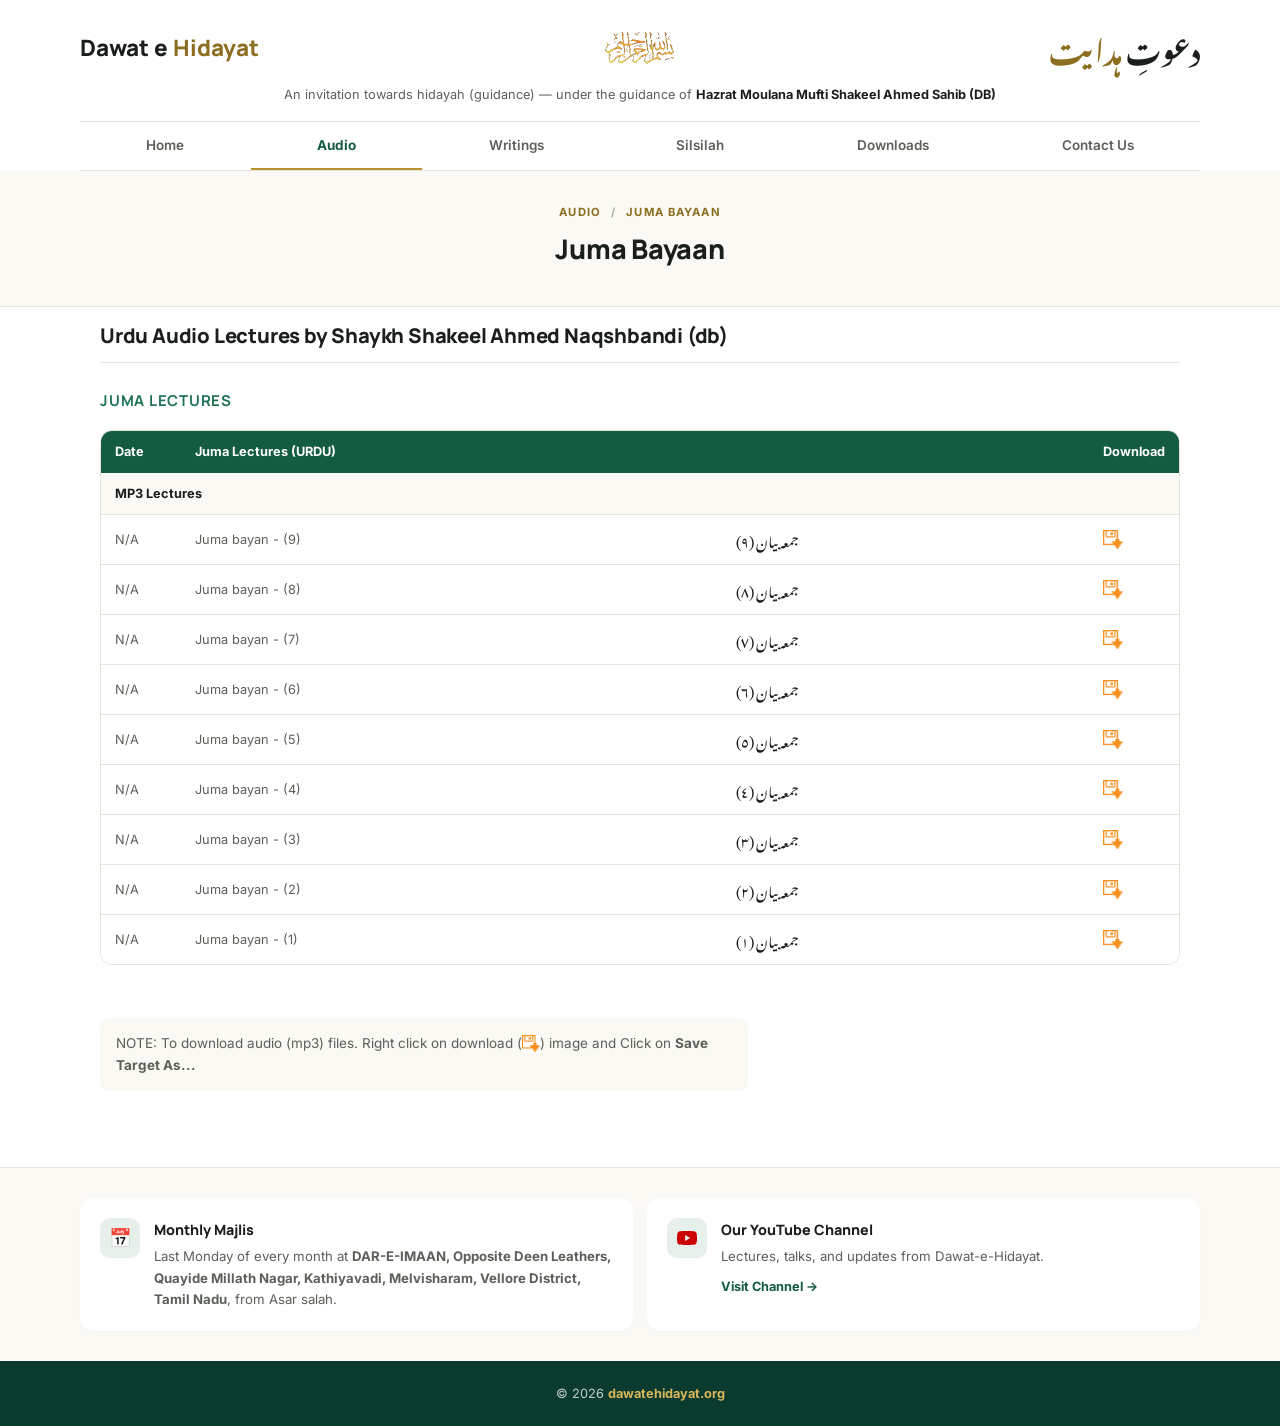
<file: audio_juma.html>
<!DOCTYPE html>
<html lang="en">
<head>
<meta charset="UTF-8" />
<meta name="viewport" content="width=device-width, initial-scale=1.0" />
<title>Dawat-e-Hidayat &mdash; Audio: Juma Bayaan</title>
<meta name="description" content="Dawat-e-Hidayat - An invitation towards hidayah (guidance). Tasawwuf, the traditional Islamic science of self-improvement and spirituality, under the guidance of Hazrat Moulana Mufti Shakeel Ahmed Sahib (DB)." />
<meta name="keywords" content="Dawat-e-Hidayat, dawatehidayat, Tasawwuf, spirituality, sufi, Naqshbandi, Mujaddidi, Mufti Shakeel Ahmed, Zulfiqar Ahmad Naqshbandi, tariqah, deoband" />
<link rel="stylesheet" href="style.css" />
<link rel="preconnect" href="https://fonts.googleapis.com" />
<link rel="preconnect" href="https://fonts.gstatic.com" crossorigin />
<link href="https://fonts.googleapis.com/css2?family=Manrope:wght@400;500;600;700;800&family=Inter:wght@400;500;600;700&family=Noto+Nastaliq+Urdu:wght@400;700&family=Noto+Sans+Tamil:wght@400;700&display=swap" rel="stylesheet" />
</head>
<body>

<a class="skip-link" href="#main">Skip to main content</a>

<header id="header">
	<div class="header-inner">
		<a href="index.html" class="logo-en">Dawat e <span class="accent">Hidayat</span></a>
		<img src="images/bsmllh.gif" alt="Bismillah ir-Rahman ir-Rahim" class="bismillah-img" width="220" height="59" />
		<a href="index.html" class="logo-ur" lang="ur" dir="rtl">&#1583;&#1593;&#1608;&#1578;&#1616; <span class="accent">&#1729;&#1583;&#1575;&#1740;&#1578;</span></a>
	</div>
	<p id="byline">An invitation towards hidayah (guidance) &mdash; under the guidance of <strong>Hazrat Moulana Mufti Shakeel Ahmed Sahib (DB)</strong></p>
</header>

<nav id="menu" aria-label="Primary">
	<div class="menu-bar">
		<span class="menu-title">Menu</span>
		<button id="menu-toggle" class="menu-toggle" type="button" aria-expanded="false" aria-controls="menu-list">
			<span class="sr-only">Toggle menu</span>
			<span class="hamburger"></span>
		</button>
	</div>
	<ul id="menu-list">
		<li><a href="index.html">Home</a></li>
		<li class="has-dropdown current">
			<a href="audio.html">Audio</a>
			<ul class="dropdown-content">
				<li><a href="audio_majlis.html">Monthly &amp; Weekly Majlis</a></li>
				<li><a href="audio_general.html">General Talks</a></li>
				<li><a href="audio_ramazan.html">Ramazan Lectures</a></li>
				<li class="current"><a href="audio_juma.html" aria-current="page">Juma Bayaan</a></li>
			</ul>
		</li>
		<li><a href="writings.html">Writings</a></li>
		<li><a href="silsilah.html">Silsilah</a></li>
		<li class="has-dropdown">
			<a href="downloads.html">Downloads</a>
			<ul class="dropdown-content">
				<li><a href="16line_quran.html">Quran (16 Line)</a></li>
				<li><a href="13line_quran.html">Quran (13 Line)</a></li>
				<li><a href="salat_time_today.html">Today&rsquo;s Salah Times</a></li>
				<li><a href="salat_time_monthly.html">Monthly Salah Times</a></li>
			</ul>
		</li>
		<li><a href="contacts.html">Contact Us</a></li>
	</ul>
</nav>

<div class="page-hero">
	<div class="page-hero-inner">
		<p class="page-hero-crumb">Audio <span>/</span> Juma Bayaan</p>
		<h1>Juma Bayaan</h1>
	</div>
</div>

<div id="content-wrap">
	<main id="main">

		<h2 style="text-transform:none">Urdu Audio Lectures by Shaykh Shakeel Ahmed Naqshbandi (db) </h2>

					<h3 class="playlist-heading">Juma Lectures</h3>
				   	<div class="table-scroll">
		<table class="playlist">
					   <tr class="selected">
						 <td width="80">Date</td>
						 <td width="" colspan="2">Juma Lectures (URDU)<br />        </td>
						 <td width="50">Download</td>
					   </tr>
					   <tr class="subselected">
						 <td colspan="4">MP3 Lectures</td>
					   </tr>
					   <tr>
						 <td>N/A</td>
						 <td>
						 	Juma bayan - (9)
						 </td>
						 <td>
						 	<span class="native-title" lang="ur" dir="rtl">جمعہ بیان (٩)</span>
						 </td>
						 <td><a href="https://dawatehidayat.org/audio/urdu/juma/j9_kasabi_aur_wahbi_cheezai.mp3" target="_blank"><img src="images/gray_audio.gif" width="20" height="20" border="0" alt="Click to download" /></a></td>
					   </tr>
					   <tr>
						 <td>N/A</td>
						 <td>
						 	Juma bayan - (8)
						 </td>
						 <td>
						 	<span class="native-title" lang="ur" dir="rtl">جمعہ بیان (٨)</span>
						 </td>
						 <td><a href="https://dawatehidayat.org/audio/urdu/juma/j8_hazrat_luqman_as_ki_nasihat.mp3" target="_blank"><img src="images/gray_audio.gif" width="20" height="20" border="0" alt="Click to download" /></a></td>
					   </tr>
					   <tr>
						 <td>N/A</td>
						 <td>
						 	Juma bayan - (7)
						 </td>
						 <td>
						 	<span class="native-title" lang="ur" dir="rtl">جمعہ بیان (٧)</span>
						 </td>
						 <td><a href="https://dawatehidayat.org/audio/urdu/juma/j7_azmat_rasool_sa.mp3" target="_blank"><img src="images/gray_audio.gif" width="20" height="20" border="0" alt="Click to download" /></a></td>
					   </tr>
					   <tr>
						 <td>N/A</td>
						 <td>
						 	Juma bayan - (6)
						 </td>
						 <td>
						 	<span class="native-title" lang="ur" dir="rtl">جمعہ بیان (٦)</span>
						 </td>
						 <td><a href="https://dawatehidayat.org/audio/urdu/juma/j6_farzant_ku_nasihat.mp3" target="_blank"><img src="images/gray_audio.gif" width="20" height="20" border="0" alt="Click to download" /></a></td>
					   </tr>
					   <tr>
						 <td>N/A</td>
						 <td>
						 	Juma bayan - (5)
						 </td>
						 <td>
						 	<span class="native-title" lang="ur" dir="rtl">جمعہ بیان (٥)</span>
						 </td>
						 <td><a href="https://dawatehidayat.org/audio/urdu/juma/j5_islami_mahiney.mp3" target="_blank"><img src="images/gray_audio.gif" width="20" height="20" border="0" alt="Click to download" /></a></td>
					   </tr>
					   <tr>
						 <td>N/A</td>
						 <td>
						 	Juma bayan - (4)
						 </td>
						 <td>
						 	<span class="native-title" lang="ur" dir="rtl">جمعہ بیان (٤)</span>
						 </td>
						 <td><a href="https://dawatehidayat.org/audio/urdu/juma/j4_periamet_%20juma_bayan.mp3" target="_blank"><img src="images/gray_audio.gif" width="20" height="20" border="0" alt="Click to download" /></a></td>
					   </tr>
					   <tr>
						 <td>N/A</td>
						 <td>
						 	Juma bayan - (3)
						 </td>
						 <td>
						 	<span class="native-title" lang="ur" dir="rtl">جمعہ بیان (٣)</span>
						 </td>
						 <td><a href="https://dawatehidayat.org/audio/urdu/juma/j3_tazikra_e_anbiya.mp3" target="_blank"><img src="images/gray_audio.gif" width="20" height="20" border="0" alt="Click to download" /></a></td>
					   </tr>
					   <tr>
						 <td>N/A</td>
						 <td>
						 	Juma bayan - (2)
						 </td>
						 <td>
						 	<span class="native-title" lang="ur" dir="rtl">جمعہ بیان (٢)</span>
						 </td>
						 <td><a href="https://dawatehidayat.org/audio/urdu/juma/j2_walidain_ke_huqooq.mp3" target="_blank"><img src="images/gray_audio.gif" width="20" height="20" border="0" alt="Click to download" /></a></td>
					   </tr>
					   <tr>
						 <td>N/A</td>
						 <td>
						 	Juma bayan - (1)
						 </td>
						 <td>
						 	<span class="native-title" lang="ur" dir="rtl">جمعہ بیان (١)</span>
						 </td>
						 <td><a href="https://dawatehidayat.org/audio/urdu/juma/j1_aqeeda_ki_haiseyat.mp3" target="_blank"><img src="images/gray_audio.gif" width="20" height="20" border="0" alt="Click to download" /></a></td>
					   </tr>

					</table>
		</div>

					<br/>
					<p class="post-footer">
						NOTE: To download audio (mp3) files. Right click on download
						(<span align=bottom><img src="images/gray_audio.gif" width="18" height="18" border="0" /></span>)
						image and Click on <b>Save Target As...</b>
					</p>
					<br/>

	</main>
</div>

<section class="info-section">
	<div class="info-inner">
		<div class="info-card">
			<span class="info-card-icon" aria-hidden="true">&#128197;</span>
			<div>
				<h3>Monthly Majlis</h3>
				<p>Last Monday of every month at <strong>DAR-E-IMAAN, Opposite Deen Leathers, Quayide Millath Nagar, Kathiyavadi, Melvisharam, Vellore District, Tamil Nadu</strong>, from Asar salah.</p>
			</div>
		</div>
		<div class="info-card">
			<span class="info-card-icon" aria-hidden="true">
				<svg class="yt-icon" viewBox="0 0 24 24" aria-hidden="true">
					<path d="M23.498 6.186a2.999 2.999 0 0 0-2.112-2.122C19.5 3.5 12 3.5 12 3.5s-7.5 0-9.386.564A2.999 2.999 0 0 0 .502 6.186 31.02 31.02 0 0 0 0 12a31.02 31.02 0 0 0 .502 5.814 2.999 2.999 0 0 0 2.112 2.122C4.5 20.5 12 20.5 12 20.5s7.5 0 9.386-.564a2.999 2.999 0 0 0 2.112-2.122A31.02 31.02 0 0 0 24 12a31.02 31.02 0 0 0-.502-5.814ZM9.75 15.5v-7l6 3.5-6 3.5Z" />
				</svg>
			</span>
			<div>
				<h3>Our YouTube Channel</h3>
				<p>Lectures, talks, and updates from Dawat-e-Hidayat.</p>
				<a class="youtube-link" href="https://www.youtube.com/@dawatehidayat" target="_blank" rel="noopener" aria-label="Visit Dawat-e-Hidayat YouTube Channel">Visit Channel &rarr;</a>
			</div>
		</div>
	</div>
</section>

<footer id="footer">
	<p>&copy; <span id="footer-year">2026</span> <a href="https://dawatehidayat.org"><strong>dawatehidayat.org</strong></a></p>
</footer>

<script>
	var toggle = document.getElementById('menu-toggle');
	var menuList = document.getElementById('menu-list');
	toggle.addEventListener('click', function () {
		var isOpen = menuList.classList.toggle('open');
		toggle.setAttribute('aria-expanded', isOpen);
	});

	document.getElementById('footer-year').textContent = new Date().getFullYear();
</script>

</body>
</html>
</file>
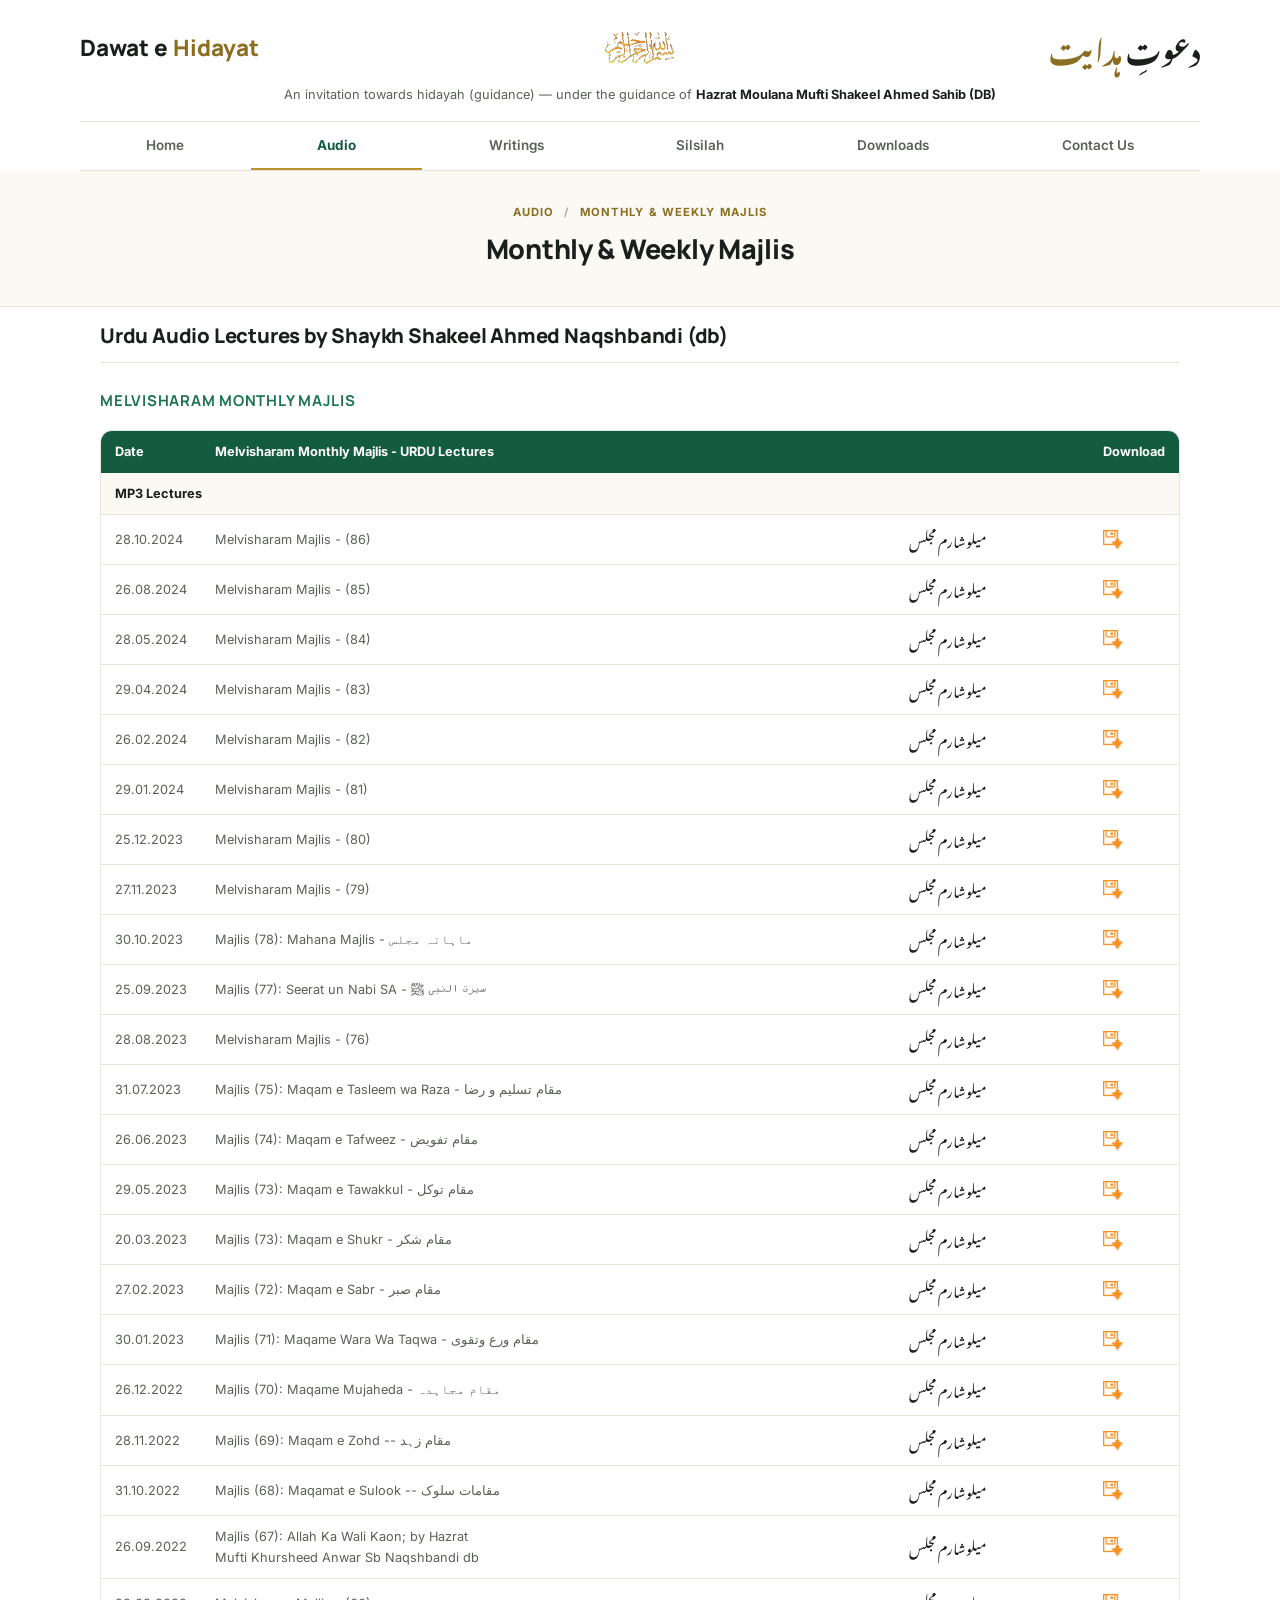
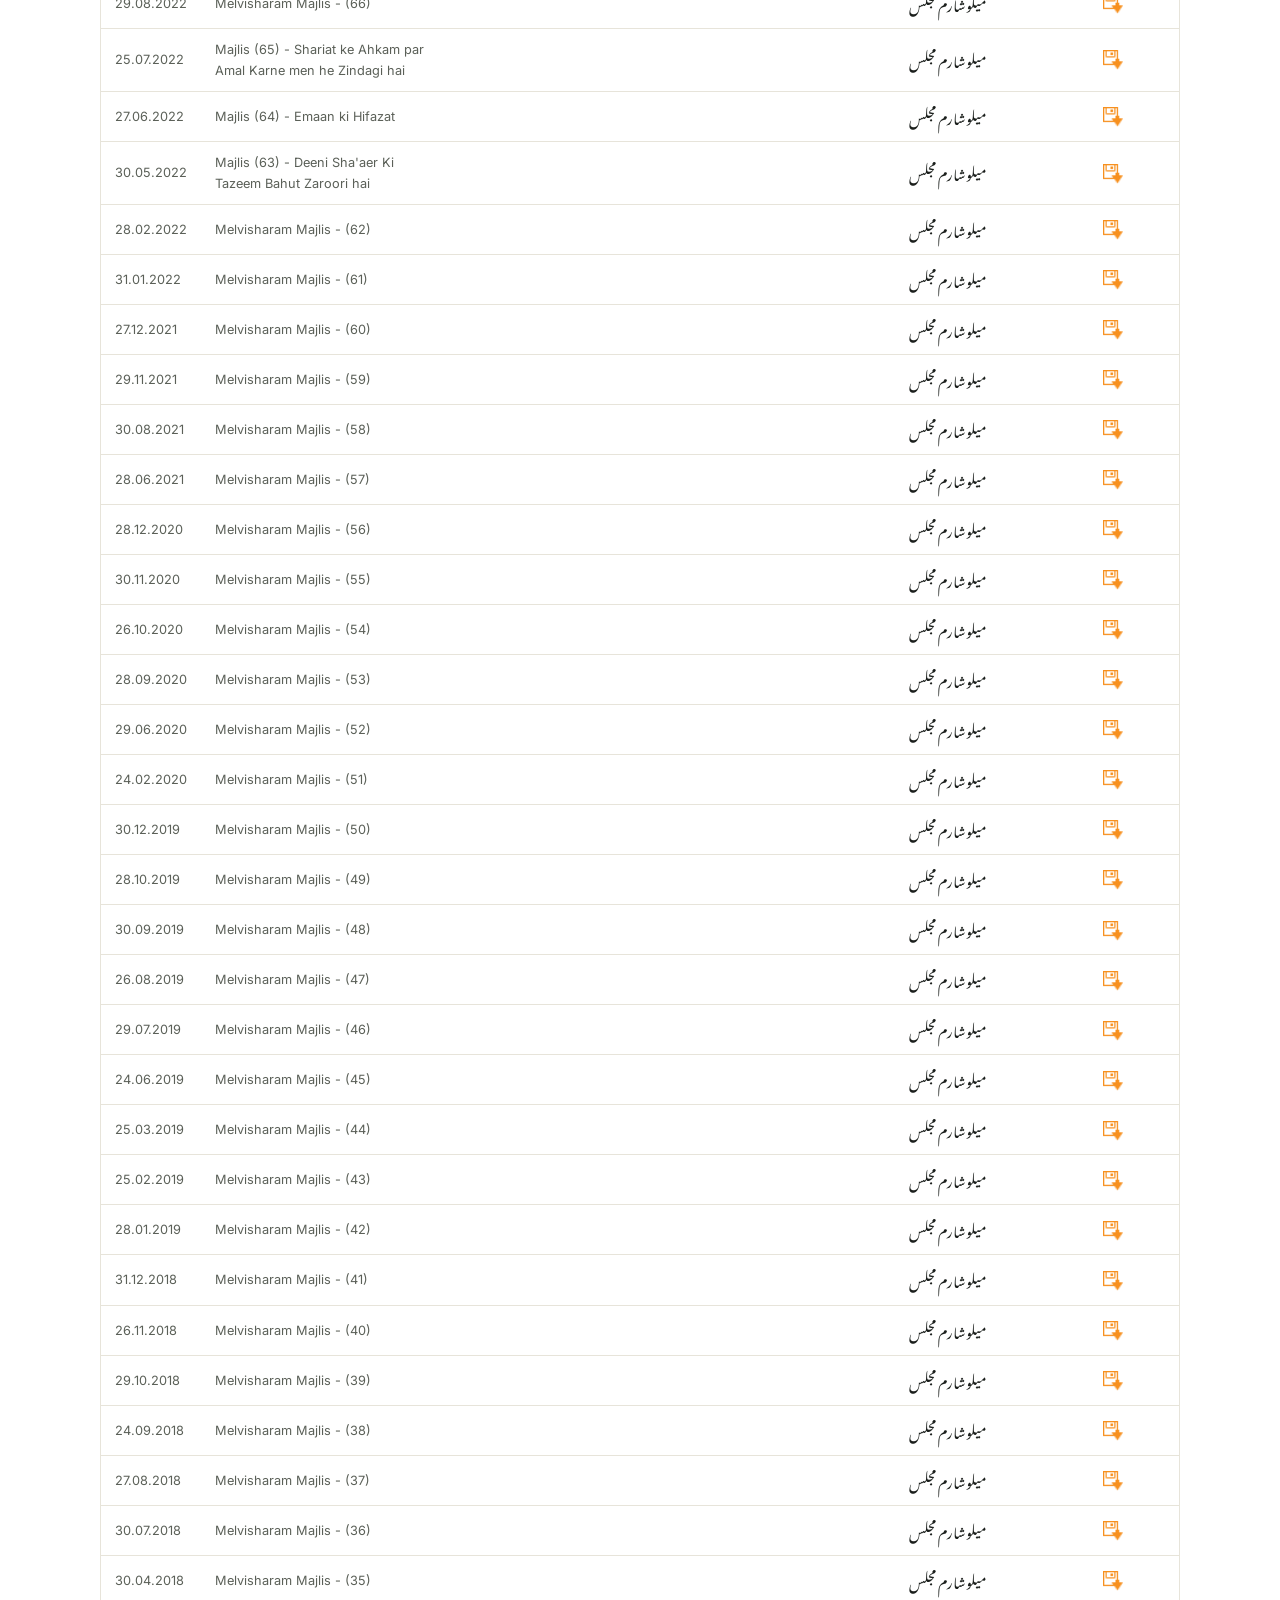
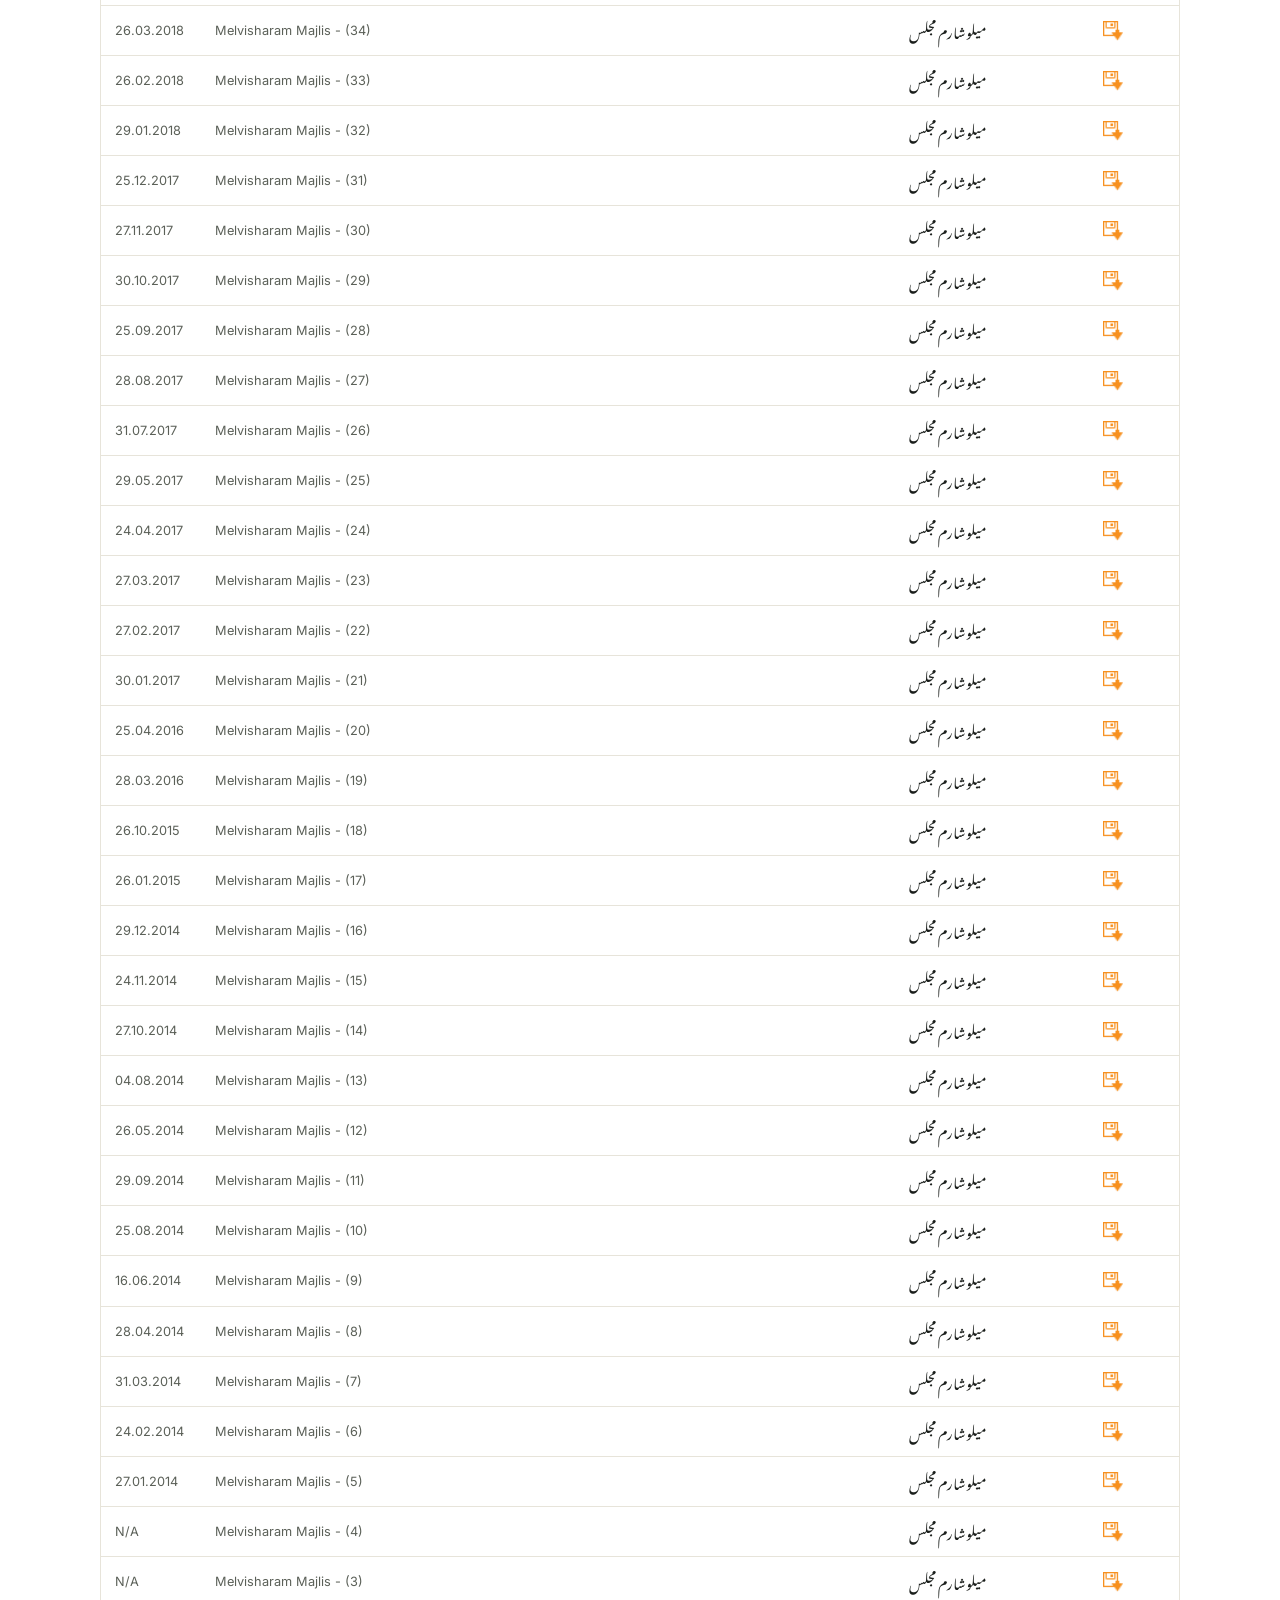
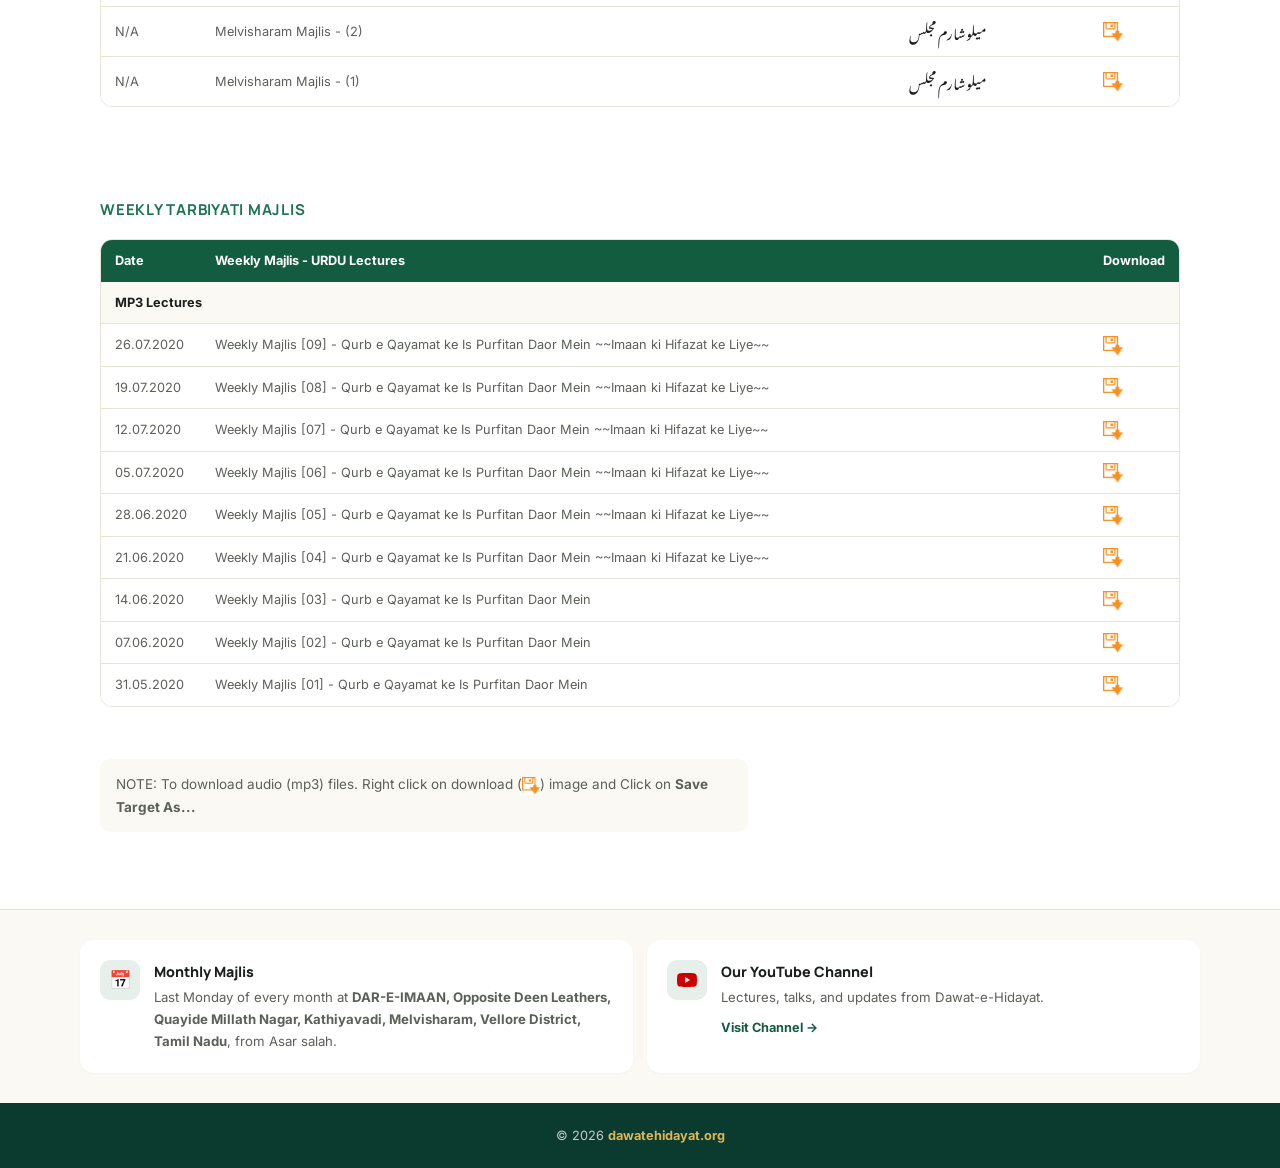
<file: audio_majlis.html>
<!DOCTYPE html>
<html lang="en">
<head>
<meta charset="UTF-8" />
<meta name="viewport" content="width=device-width, initial-scale=1.0" />
<title>Dawat-e-Hidayat &mdash; Audio: Monthly &amp; Weekly Majlis</title>
<meta name="description" content="Dawat-e-Hidayat - An invitation towards hidayah (guidance). Tasawwuf, the traditional Islamic science of self-improvement and spirituality, under the guidance of Hazrat Moulana Mufti Shakeel Ahmed Sahib (DB)." />
<meta name="keywords" content="Dawat-e-Hidayat, dawatehidayat, Tasawwuf, spirituality, sufi, Naqshbandi, Mujaddidi, Mufti Shakeel Ahmed, Zulfiqar Ahmad Naqshbandi, tariqah, deoband" />
<link rel="stylesheet" href="style.css" />
<link rel="preconnect" href="https://fonts.googleapis.com" />
<link rel="preconnect" href="https://fonts.gstatic.com" crossorigin />
<link href="https://fonts.googleapis.com/css2?family=Manrope:wght@400;500;600;700;800&family=Inter:wght@400;500;600;700&family=Noto+Nastaliq+Urdu:wght@400;700&family=Noto+Sans+Tamil:wght@400;700&display=swap" rel="stylesheet" />
</head>
<body>

<a class="skip-link" href="#main">Skip to main content</a>

<header id="header">
	<div class="header-inner">
		<a href="index.html" class="logo-en">Dawat e <span class="accent">Hidayat</span></a>
		<img src="images/bsmllh.gif" alt="Bismillah ir-Rahman ir-Rahim" class="bismillah-img" width="220" height="59" />
		<a href="index.html" class="logo-ur" lang="ur" dir="rtl">&#1583;&#1593;&#1608;&#1578;&#1616; <span class="accent">&#1729;&#1583;&#1575;&#1740;&#1578;</span></a>
	</div>
	<p id="byline">An invitation towards hidayah (guidance) &mdash; under the guidance of <strong>Hazrat Moulana Mufti Shakeel Ahmed Sahib (DB)</strong></p>
</header>

<nav id="menu" aria-label="Primary">
	<div class="menu-bar">
		<span class="menu-title">Menu</span>
		<button id="menu-toggle" class="menu-toggle" type="button" aria-expanded="false" aria-controls="menu-list">
			<span class="sr-only">Toggle menu</span>
			<span class="hamburger"></span>
		</button>
	</div>
	<ul id="menu-list">
		<li><a href="index.html">Home</a></li>
		<li class="has-dropdown current">
			<a href="audio.html">Audio</a>
			<ul class="dropdown-content">
				<li class="current"><a href="audio_majlis.html" aria-current="page">Monthly &amp; Weekly Majlis</a></li>
				<li><a href="audio_general.html">General Talks</a></li>
				<li><a href="audio_ramazan.html">Ramazan Lectures</a></li>
				<li><a href="audio_juma.html">Juma Bayaan</a></li>
			</ul>
		</li>
		<li><a href="writings.html">Writings</a></li>
		<li><a href="silsilah.html">Silsilah</a></li>
		<li class="has-dropdown">
			<a href="downloads.html">Downloads</a>
			<ul class="dropdown-content">
				<li><a href="16line_quran.html">Quran (16 Line)</a></li>
				<li><a href="13line_quran.html">Quran (13 Line)</a></li>
				<li><a href="salat_time_today.html">Today&rsquo;s Salah Times</a></li>
				<li><a href="salat_time_monthly.html">Monthly Salah Times</a></li>
			</ul>
		</li>
		<li><a href="contacts.html">Contact Us</a></li>
	</ul>
</nav>

<div class="page-hero">
	<div class="page-hero-inner">
		<p class="page-hero-crumb">Audio <span>/</span> Monthly &amp; Weekly Majlis</p>
		<h1>Monthly &amp; Weekly Majlis</h1>
	</div>
</div>

<div id="content-wrap">
	<main id="main">

		<h2 style="text-transform:none">Urdu Audio Lectures by Shaykh Shakeel Ahmed Naqshbandi (db) </h2>

					<h3 class="playlist-heading">Melvisharam Monthly Majlis</h3>
				   	<div class="table-scroll">
		<table class="playlist">
					   <tr class="selected">
						 <td width="80">Date</td>
						 <td width="" colspan="2">Melvisharam Monthly Majlis - URDU Lectures<br/></td>
						 <td width="50">Download</td>
					   </tr>
					   <tr class="subselected">
						 <td colspan="4">MP3 Lectures</td>
		               </tr>

					   <tr>
						<td>28.10.2024</td>
						<td>
							Melvisharam Majlis - (86)
						</td>
						<td>
							<span class="native-title" lang="ur" dir="rtl">میلوشارم مجلس</span>
						</td>
						<td><a href="https://dawatehidayat.org/audio/urdu/general/2024_10_Majlis_1028.mp3" target="_blank"><img src="images/gray_audio.gif" width="20" height="20" border="0" alt="Click to download" /></a></td>
					   </tr>
			   
					   <tr>
						<td>26.08.2024</td>
						<td>
							Melvisharam Majlis - (85)
						</td>
						<td>
							<span class="native-title" lang="ur" dir="rtl">میلوشارم مجلس</span>
						</td>
						<td><a href="https://dawatehidayat.org/audio/urdu/general/2024_08_Majlis_0826.mp3" target="_blank"><img src="images/gray_audio.gif" width="20" height="20" border="0" alt="Click to download" /></a></td>
					   </tr>
			   
					   <tr>
						<td>28.05.2024</td>
						<td>
							Melvisharam Majlis - (84)
						</td>
						<td>
							<span class="native-title" lang="ur" dir="rtl">میلوشارم مجلس</span>
						</td>
						<td><a href="https://dawatehidayat.org/audio/urdu/general/2024_05_Majlis_0520.mp3" target="_blank"><img src="images/gray_audio.gif" width="20" height="20" border="0" alt="Click to download" /></a></td>
					   </tr>
			   
					   <tr>
						<td>29.04.2024</td>
						<td>
							Melvisharam Majlis - (83)
						</td>
						<td>
							<span class="native-title" lang="ur" dir="rtl">میلوشارم مجلس</span>
						</td>
						<td><a href="https://dawatehidayat.org/audio/urdu/general/2024_04_Majlis_0429.mp3" target="_blank"><img src="images/gray_audio.gif" width="20" height="20" border="0" alt="Click to download" /></a></td>
					   </tr>

					   <tr>
						<td>26.02.2024</td>
						<td>
							Melvisharam Majlis - (82)
						</td>
						<td>
							<span class="native-title" lang="ur" dir="rtl">میلوشارم مجلس</span>
						</td>
						<td><a href="https://dawatehidayat.org/audio/urdu/general/2024_02_Majlis_0226.mp3" target="_blank"><img src="images/gray_audio.gif" width="20" height="20" border="0" alt="Click to download" /></a></td>
					   </tr>

					   <tr>
						<td>29.01.2024</td>
						<td>
							Melvisharam Majlis - (81)
						</td>
						<td>
							<span class="native-title" lang="ur" dir="rtl">میلوشارم مجلس</span>
						</td>
						<td><a href="https://dawatehidayat.org/audio/urdu/general/2024_01_Majlis_0129.mp3" target="_blank"><img src="images/gray_audio.gif" width="20" height="20" border="0" alt="Click to download" /></a></td>
					   </tr>

					   <tr>
						<td>25.12.2023</td>
						<td>
							Melvisharam Majlis - (80)
						</td>
						<td>
							<span class="native-title" lang="ur" dir="rtl">میلوشارم مجلس</span>
						</td>
						<td><a href="https://dawatehidayat.org/audio/urdu/general/2023_12_Majlis_1225.mp3" target="_blank"><img src="images/gray_audio.gif" width="20" height="20" border="0" alt="Click to download" /></a></td>
					   </tr>

					   <tr>
						<td>27.11.2023</td>
						<td>
							Melvisharam Majlis - (79)
						</td>
						<td>
							<span class="native-title" lang="ur" dir="rtl">میلوشارم مجلس</span>
						</td>
						<td><a href="https://dawatehidayat.org/audio/urdu/general/2023_11_Majlis_1127.mp3" target="_blank"><img src="images/gray_audio.gif" width="20" height="20" border="0" alt="Click to download" /></a></td>
					   </tr>

					   <tr>
						<td>30.10.2023</td>
						<td>
							Majlis (78): Mahana Majlis - ماہانہ مجلس 
						</td>
						<td>
							<span class="native-title" lang="ur" dir="rtl">میلوشارم مجلس</span>
						</td>
						<td><a href="https://dawatehidayat.org/audio/urdu/general/2023_10_Majlis_1030.mp3" target="_blank"><img src="images/gray_audio.gif" width="20" height="20" border="0" alt="Click to download" /></a></td>
					   </tr>

					   <tr>
						<td>25.09.2023</td>
						<td>
							Majlis (77): Seerat un Nabi SA - سیرت النبی ﷺ 
						</td>
						<td>
							<span class="native-title" lang="ur" dir="rtl">میلوشارم مجلس</span>
						</td>
						<td><a href="https://dawatehidayat.org/audio/urdu/general/2023_09_Majlis_0925.mp3" target="_blank"><img src="images/gray_audio.gif" width="20" height="20" border="0" alt="Click to download" /></a></td>
					   </tr>

					   <tr>
						<td>28.08.2023</td>
						<td>
							Melvisharam Majlis - (76)
						</td>
						<td>
							<span class="native-title" lang="ur" dir="rtl">میلوشارم مجلس</span>
						</td>
						<td><a href="https://dawatehidayat.org/audio/urdu/general/2023_08_Majlis_0828.mp3" target="_blank"><img src="images/gray_audio.gif" width="20" height="20" border="0" alt="Click to download" /></a></td>
					   </tr>

					   <tr>
						<td>31.07.2023</td>
						<td>
							Majlis (75): Maqam e Tasleem wa Raza - مقام تسلیم و رضا 
						</td>
						<td>
							<span class="native-title" lang="ur" dir="rtl">میلوشارم مجلس</span>
						</td>
						<td><a href="https://dawatehidayat.org/audio/urdu/general/2023_07_Majlis_0731.mp3" target="_blank"><img src="images/gray_audio.gif" width="20" height="20" border="0" alt="Click to download" /></a></td>
					   </tr>

					   <tr>
						<td>26.06.2023</td>
						<td>
							Majlis (74): Maqam e Tafweez - مقام تفویض 
						</td>
						<td>
							<span class="native-title" lang="ur" dir="rtl">میلوشارم مجلس</span>
						</td>
						<td><a href="https://dawatehidayat.org/audio/urdu/general/2023_06_Majlis_0626.mp3" target="_blank"><img src="images/gray_audio.gif" width="20" height="20" border="0" alt="Click to download" /></a></td>
					   </tr>

					   <tr>
						<td>29.05.2023</td>
						<td>
							Majlis (73): Maqam e Tawakkul - مقام توکل 
						</td>
						<td>
							<span class="native-title" lang="ur" dir="rtl">میلوشارم مجلس</span>
						</td>
						<td><a href="https://dawatehidayat.org/audio/urdu/general/2023_05_Majlis_0529.mp3" target="_blank"><img src="images/gray_audio.gif" width="20" height="20" border="0" alt="Click to download" /></a></td>
					   </tr>

					   <tr>
						<td>20.03.2023</td>
						<td>
							Majlis (73): Maqam e Shukr - مقام شکر 
						</td>
						<td>
							<span class="native-title" lang="ur" dir="rtl">میلوشارم مجلس</span>
						</td>
						<td><a href="https://dawatehidayat.org/audio/urdu/general/2023_03_Majlis_0320.mp3" target="_blank"><img src="images/gray_audio.gif" width="20" height="20" border="0" alt="Click to download" /></a></td>
					   </tr>

					   <tr>
						<td>27.02.2023</td>
						<td>
							Majlis (72): Maqam e Sabr - مقام صبر 
						</td>
						<td>
							<span class="native-title" lang="ur" dir="rtl">میلوشارم مجلس</span>
						</td>
						<td><a href="https://dawatehidayat.org/audio/urdu/general/2023_02_Majlis_0227.mp3" target="_blank"><img src="images/gray_audio.gif" width="20" height="20" border="0" alt="Click to download" /></a></td>
					   </tr>

					   	<tr>
						<td>30.01.2023</td>
						<td>
							Majlis (71): Maqame Wara Wa Taqwa - مقام ورع وتقوی
						</td>
						<td>
							<span class="native-title" lang="ur" dir="rtl">میلوشارم مجلس</span>
						</td>
						<td><a href="https://dawatehidayat.org/audio/urdu/general/2023_01_Majlis_0130.mp3" target="_blank"><img src="images/gray_audio.gif" width="20" height="20" border="0" alt="Click to download" /></a></td>
					   </tr>

					   <tr>
						<td>26.12.2022</td>
						<td>
							Majlis (70): Maqame Mujaheda - مقام مجاہدہ
						</td>
						<td>
							<span class="native-title" lang="ur" dir="rtl">میلوشارم مجلس</span>
						</td>
						<td><a href="https://dawatehidayat.org/audio/urdu/general/2022_12_Majlis_1226.mp3" target="_blank"><img src="images/gray_audio.gif" width="20" height="20" border="0" alt="Click to download" /></a></td>
					   </tr>

					   <tr>
						<td>28.11.2022</td>
						<td>
							Majlis (69): Maqam e Zohd -- مقام زہد
						</td>
						<td>
							<span class="native-title" lang="ur" dir="rtl">میلوشارم مجلس</span>
						</td>
						<td><a href="https://dawatehidayat.org/audio/urdu/general/2022_11_Majlis_1128.mp3" target="_blank"><img src="images/gray_audio.gif" width="20" height="20" border="0" alt="Click to download" /></a></td>
					   </tr>

					   <tr>
						<td>31.10.2022</td>
						<td>
							Majlis (68): Maqamat e Sulook -- مقامات سلوک
						</td>
						<td>
							<span class="native-title" lang="ur" dir="rtl">میلوشارم مجلس</span>
						</td>
						<td><a href="https://dawatehidayat.org/audio/urdu/general/2022_10_Majlis_1031.mp3" target="_blank"><img src="images/gray_audio.gif" width="20" height="20" border="0" alt="Click to download" /></a></td>
					   </tr>

					   <tr>
						<td>26.09.2022</td>
						<td>
							Majlis (67): Allah Ka Wali Kaon; by Hazrat<br/>
							Mufti Khursheed Anwar Sb Naqshbandi db
						</td>
						<td>
							<span class="native-title" lang="ur" dir="rtl">میلوشارم مجلس</span>
						</td>
						<td><a href="https://dawatehidayat.org/audio/urdu/general/2022_09_Majlis_0926_other.mp3" target="_blank"><img src="images/gray_audio.gif" width="20" height="20" border="0" alt="Click to download" /></a></td>
					   </tr>

					   <tr>
						<td>29.08.2022</td>
						<td>
							Melvisharam Majlis - (66)
						</td>
						<td>
							<span class="native-title" lang="ur" dir="rtl">میلوشارم مجلس</span>
						</td>
						<td><a href="https://dawatehidayat.org/audio/urdu/general/2022_08_Majlis_0829.mp3" target="_blank"><img src="images/gray_audio.gif" width="20" height="20" border="0" alt="Click to download" /></a></td>
					   </tr>

					   <tr>
						<td>25.07.2022</td>
						<td>
							Majlis (65) - Shariat ke Ahkam par <br/>
							Amal Karne men he Zindagi hai
						</td>
						<td>
							<span class="native-title" lang="ur" dir="rtl">میلوشارم مجلس</span>
						</td>
						<td><a href="https://dawatehidayat.org/audio/urdu/general/2022_07_Majlis_0725.mp3" target="_blank"><img src="images/gray_audio.gif" width="20" height="20" border="0" alt="Click to download" /></a></td>
					   </tr>

					   <tr>
						<td>27.06.2022</td>
						<td>
							Majlis (64) - Emaan ki Hifazat 
						</td>
						<td>
							<span class="native-title" lang="ur" dir="rtl">میلوشارم مجلس</span>
						</td>
						<td><a href="https://dawatehidayat.org/audio/urdu/general/2022_06_Majlis_0627.mp3" target="_blank"><img src="images/gray_audio.gif" width="20" height="20" border="0" alt="Click to download" /></a></td>
					   </tr>

					   <tr>
						<td>30.05.2022</td>
						<td>
							Majlis (63) - Deeni Sha'aer Ki <br/>
							Tazeem Bahut Zaroori hai
						</td>
						<td>
							<span class="native-title" lang="ur" dir="rtl">میلوشارم مجلس</span>
						</td>
						<td><a href="https://dawatehidayat.org/audio/urdu/general/2022_05_Majlis_0530.mp3" target="_blank"><img src="images/gray_audio.gif" width="20" height="20" border="0" alt="Click to download" /></a></td>
					   </tr>

					   <tr>
						<td>28.02.2022</td>
						<td>
							Melvisharam Majlis - (62)
						</td>
						<td>
							<span class="native-title" lang="ur" dir="rtl">میلوشارم مجلس</span>
						</td>
						<td><a href="https://dawatehidayat.org/audio/urdu/general/2022_02_Majlis_0228.mp3" target="_blank"><img src="images/gray_audio.gif" width="20" height="20" border="0" alt="Click to download" /></a></td>
					   </tr>

					   <tr>
						<td>31.01.2022</td>
						<td>
							Melvisharam Majlis - (61)
						</td>
						<td>
							<span class="native-title" lang="ur" dir="rtl">میلوشارم مجلس</span>
						</td>
						<td><a href="https://dawatehidayat.org/audio/urdu/general/2022_01_Majlis_0131.mp3" target="_blank"><img src="images/gray_audio.gif" width="20" height="20" border="0" alt="Click to download" /></a></td>
					   </tr>

					   <tr>
						<td>27.12.2021</td>
						<td>
							Melvisharam Majlis - (60)
						</td>
						<td>
							<span class="native-title" lang="ur" dir="rtl">میلوشارم مجلس</span>
						</td>
						<td><a href="https://dawatehidayat.org/audio/urdu/general/2021_12_Majlis_1227.mp3" target="_blank"><img src="images/gray_audio.gif" width="20" height="20" border="0" alt="Click to download" /></a></td>
					   </tr>

					   <tr>
						<td>29.11.2021</td>
						<td>
							Melvisharam Majlis - (59)
						</td>
						<td>
							<span class="native-title" lang="ur" dir="rtl">میلوشارم مجلس</span>
						</td>
						<td><a href="https://dawatehidayat.org/audio/urdu/general/2021_11_Majlis_1129.mp3" target="_blank"><img src="images/gray_audio.gif" width="20" height="20" border="0" alt="Click to download" /></a></td>
					   </tr>

					   <tr>
						<td>30.08.2021</td>
						<td>
							Melvisharam Majlis - (58)
						</td>
						<td>
							<span class="native-title" lang="ur" dir="rtl">میلوشارم مجلس</span>
						</td>
						<td><a href="https://dawatehidayat.org/audio/urdu/general/2021_08_Majlis_0830.mp3" target="_blank"><img src="images/gray_audio.gif" width="20" height="20" border="0" alt="Click to download" /></a></td>
					   </tr>

					   <tr>
						<td>28.06.2021</td>
						<td>
							Melvisharam Majlis - (57)
						</td>
						<td>
							<span class="native-title" lang="ur" dir="rtl">میلوشارم مجلس</span>
						</td>
						<td><a href="https://dawatehidayat.org/audio/urdu/general/2021_06_Majlis_0628.mp3" target="_blank"><img src="images/gray_audio.gif" width="20" height="20" border="0" alt="Click to download" /></a></td>
					   </tr>

					   <tr>
						<td>28.12.2020</td>
						<td>
							Melvisharam Majlis - (56)
						</td>
						<td>
							<span class="native-title" lang="ur" dir="rtl">میلوشارم مجلس</span>
						</td>
						<td><a href="https://dawatehidayat.org/audio/urdu/general/2020_12_Majlis_1228.mp3" target="_blank"><img src="images/gray_audio.gif" width="20" height="20" border="0" alt="Click to download" /></a></td>
					   </tr>

					   <tr>
						<td>30.11.2020</td>
						<td>
							Melvisharam Majlis - (55)
						</td>
						<td>
							<span class="native-title" lang="ur" dir="rtl">میلوشارم مجلس</span>
						</td>
						<td><a href="https://dawatehidayat.org/audio/urdu/general/2020_11_Majlis_1130.mp3" target="_blank"><img src="images/gray_audio.gif" width="20" height="20" border="0" alt="Click to download" /></a></td>
					   </tr>

					   <tr>
						<td>26.10.2020</td>
						<td>
							Melvisharam Majlis - (54)
						</td>
						<td>
							<span class="native-title" lang="ur" dir="rtl">میلوشارم مجلس</span>
						</td>
						<td><a href="https://dawatehidayat.org/audio/urdu/general/2020_10_Majlis_1026.mp3" target="_blank"><img src="images/gray_audio.gif" width="20" height="20" border="0" alt="Click to download" /></a></td>
					   </tr>

					   <tr>
						<td>28.09.2020</td>
						<td>
							Melvisharam Majlis - (53)
						</td>
						<td>
							<span class="native-title" lang="ur" dir="rtl">میلوشارم مجلس</span>
						</td>
						<td><a href="https://dawatehidayat.org/audio/urdu/general/2020_09_Majlis_0928.mp3" target="_blank"><img src="images/gray_audio.gif" width="20" height="20" border="0" alt="Click to download" /></a></td>
					   </tr>

					   <tr>
						<td>29.06.2020</td>
						<td>
							Melvisharam Majlis - (52)
						</td>
						<td>
							<span class="native-title" lang="ur" dir="rtl">میلوشارم مجلس</span>
						</td>
						<td><a href="https://dawatehidayat.org/audio/urdu/general/2020_06_Majlis_0629.mp3" target="_blank"><img src="images/gray_audio.gif" width="20" height="20" border="0" alt="Click to download" /></a></td>
					   </tr>

					   <tr>
						<td>24.02.2020</td>
						<td>
							Melvisharam Majlis - (51)
						</td>
						<td>
							<span class="native-title" lang="ur" dir="rtl">میلوشارم مجلس</span>
						</td>
						<td><a href="https://dawatehidayat.org/audio/urdu/general/2020_02_Majlis_0224.mp3" target="_blank"><img src="images/gray_audio.gif" width="20" height="20" border="0" alt="Click to download" /></a></td>
					   </tr>
			   
		               <tr>
						<td>30.12.2019</td>
						<td>
							Melvisharam Majlis - (50)
						</td>
						<td>
							<span class="native-title" lang="ur" dir="rtl">میلوشارم مجلس</span>
						</td>
						<td><a href="https://dawatehidayat.org/audio/urdu/general/2019_12_Majlis.mp3" target="_blank"><img src="images/gray_audio.gif" width="20" height="20" border="0" alt="Click to download" /></a></td>
					   </tr>
		               <tr>
						<td>28.10.2019</td>
						<td>
							Melvisharam Majlis - (49)
						</td>
						<td>
							<span class="native-title" lang="ur" dir="rtl">میلوشارم مجلس</span>
						</td>
						<td><a href="https://dawatehidayat.org/audio/urdu/general/2019_10_Majlis.mp3" target="_blank"><img src="images/gray_audio.gif" width="20" height="20" border="0" alt="Click to download" /></a></td>
					   </tr>
		               <tr>
						<td>30.09.2019</td>
						<td>
							Melvisharam Majlis - (48)
						</td>
						<td>
							<span class="native-title" lang="ur" dir="rtl">میلوشارم مجلس</span>
						</td>
						<td><a href="https://dawatehidayat.org/audio/urdu/general/2019_09_Majlis.mp3" target="_blank"><img src="images/gray_audio.gif" width="20" height="20" border="0" alt="Click to download" /></a></td>
					   </tr>
		               <tr>
						<td>26.08.2019</td>
						<td>
							Melvisharam Majlis - (47)
						</td>
						<td>
							<span class="native-title" lang="ur" dir="rtl">میلوشارم مجلس</span>
						</td>
						<td><a href="https://dawatehidayat.org/audio/urdu/general/2019_08_Majlis.mp3" target="_blank"><img src="images/gray_audio.gif" width="20" height="20" border="0" alt="Click to download" /></a></td>
					   </tr>
		               <tr>
						<td>29.07.2019</td>
						<td>
							Melvisharam Majlis - (46)
						</td>
						<td>
							<span class="native-title" lang="ur" dir="rtl">میلوشارم مجلس</span>
						</td>
						<td><a href="https://dawatehidayat.org/audio/urdu/general/2019_07_Majlis.mp3" target="_blank"><img src="images/gray_audio.gif" width="20" height="20" border="0" alt="Click to download" /></a></td>
					   </tr>
		               <tr>
						<td>24.06.2019</td>
						<td>
							Melvisharam Majlis - (45)
						</td>
						<td>
							<span class="native-title" lang="ur" dir="rtl">میلوشارم مجلس</span>
						</td>
						<td><a href="https://dawatehidayat.org/audio/urdu/general/2019_06_Majlis.mp3" target="_blank"><img src="images/gray_audio.gif" width="20" height="20" border="0" alt="Click to download" /></a></td>
		               </tr>
		               <tr>
						<td>25.03.2019</td>
						<td>
							Melvisharam Majlis - (44)
						</td>
						<td>
							<span class="native-title" lang="ur" dir="rtl">میلوشارم مجلس</span>
						</td>
						<td><a href="https://dawatehidayat.org/audio/urdu/general/2019_03_Majlis.mp3" target="_blank"><img src="images/gray_audio.gif" width="20" height="20" border="0" alt="Click to download" /></a></td>
					   </tr>
		               <tr>
						<td>25.02.2019</td>
						<td>
							Melvisharam Majlis - (43)
						</td>
						<td>
							<span class="native-title" lang="ur" dir="rtl">میلوشارم مجلس</span>
						</td>
						<td><a href="https://dawatehidayat.org/audio/urdu/general/2019_02_Majlis.mp3" target="_blank"><img src="images/gray_audio.gif" width="20" height="20" border="0" alt="Click to download" /></a></td>
					   </tr>
		               <tr>
						<td>28.01.2019</td>
						<td>
							Melvisharam Majlis - (42)
						</td>
						<td>
							<span class="native-title" lang="ur" dir="rtl">میلوشارم مجلس</span>
						</td>
						<td><a href="https://dawatehidayat.org/audio/urdu/general/2019_01_Majlis.mp3" target="_blank"><img src="images/gray_audio.gif" width="20" height="20" border="0" alt="Click to download" /></a></td>
					   </tr>
		               <tr>
						<td>31.12.2018</td>
						<td>
							Melvisharam Majlis - (41)
						</td>
						<td>
							<span class="native-title" lang="ur" dir="rtl">میلوشارم مجلس</span>
						</td>
						<td><a href="https://dawatehidayat.org/audio/urdu/general/2018_12_Majlis.mp3" target="_blank"><img src="images/gray_audio.gif" width="20" height="20" border="0" alt="Click to download" /></a></td>
					   </tr>
					   <tr>
						<td>26.11.2018</td>
						<td>
							Melvisharam Majlis - (40)
						</td>
						<td>
							<span class="native-title" lang="ur" dir="rtl">میلوشارم مجلس</span>
						</td>
						<td><a href="https://dawatehidayat.org/audio/urdu/general/2018_11_Majlis.mp3" target="_blank"><img src="images/gray_audio.gif" width="20" height="20" border="0" alt="Click to download" /></a></td>
					   </tr>
					   <tr>
						<td>29.10.2018</td>
						<td>
							Melvisharam Majlis - (39)
						</td>
						<td>
							<span class="native-title" lang="ur" dir="rtl">میلوشارم مجلس</span>
						</td>
						<td><a href="https://dawatehidayat.org/audio/urdu/general/2018_10_Majlis.mp3" target="_blank"><img src="images/gray_audio.gif" width="20" height="20" border="0" alt="Click to download" /></a></td>
					   </tr>
		               <tr>
		                   <td>24.09.2018</td>
		                   <td>
		                       Melvisharam Majlis - (38)
		                   </td>
		                   <td>
		                       <span class="native-title" lang="ur" dir="rtl">میلوشارم مجلس</span>
		                   </td>
		                   <td><a href="https://dawatehidayat.org/audio/urdu/general/2018_09_Majlis.mp3" target="_blank"><img src="images/gray_audio.gif" width="20" height="20" border="0" alt="Click to download" /></a></td>
		               </tr>
		               <tr>
		                   <td>27.08.2018</td>
		                   <td>
		                       Melvisharam Majlis - (37)
		                   </td>
		                   <td>
		                       <span class="native-title" lang="ur" dir="rtl">میلوشارم مجلس</span>
		                   </td>
		                   <td><a href="https://dawatehidayat.org/audio/urdu/general/2018_08_Majlis.mp3" target="_blank"><img src="images/gray_audio.gif" width="20" height="20" border="0" alt="Click to download" /></a></td>
		               </tr>
		               <tr>
		                   <td>30.07.2018</td>
		                   <td>
		                       Melvisharam Majlis - (36)
		                   </td>
		                   <td>
		                       <span class="native-title" lang="ur" dir="rtl">میلوشارم مجلس</span>
		                   </td>
		                   <td><a href="https://dawatehidayat.org/audio/urdu/general/2018_07_Majlis.mp3" target="_blank"><img src="images/gray_audio.gif" width="20" height="20" border="0" alt="Click to download" /></a></td>
		               </tr>
		               <tr>
		                   <td>30.04.2018</td>
		                   <td>
		                       Melvisharam Majlis - (35)
		                   </td>
		                   <td>
		                       <span class="native-title" lang="ur" dir="rtl">میلوشارم مجلس</span>
		                   </td>
		                   <td><a href="https://dawatehidayat.org/audio/urdu/general/2018_04_Majlis.mp3" target="_blank"><img src="images/gray_audio.gif" width="20" height="20" border="0" alt="Click to download" /></a></td>
		               </tr>
		               <tr>
		                   <td>26.03.2018</td>
		                   <td>
		                       Melvisharam Majlis - (34)
		                   </td>
		                   <td>
		                       <span class="native-title" lang="ur" dir="rtl">میلوشارم مجلس</span>
		                   </td>
		                   <td><a href="https://dawatehidayat.org/audio/urdu/general/2018_03_Majlis.mp3" target="_blank"><img src="images/gray_audio.gif" width="20" height="20" border="0" alt="Click to download" /></a></td>
		               </tr>
		               <tr>
		                   <td>26.02.2018</td>
		                   <td>
		                       Melvisharam Majlis - (33)
		                   </td>
		                   <td>
		                       <span class="native-title" lang="ur" dir="rtl">میلوشارم مجلس</span>
		                   </td>
		                   <td><a href="https://dawatehidayat.org/audio/urdu/general/2018_02_Majlis.mp3" target="_blank"><img src="images/gray_audio.gif" width="20" height="20" border="0" alt="Click to download" /></a></td>
		               </tr>
		               <tr>
		                   <td>29.01.2018</td>
		                   <td>
		                       Melvisharam Majlis - (32)
		                   </td>
		                   <td>
		                       <span class="native-title" lang="ur" dir="rtl">میلوشارم مجلس</span>
		                   </td>
		                   <td><a href="https://dawatehidayat.org/audio/urdu/general/2018_01_Majlis.mp3" target="_blank"><img src="images/gray_audio.gif" width="20" height="20" border="0" alt="Click to download" /></a></td>
		               </tr>
		               <tr>
		                   <td>25.12.2017</td>
		                   <td>
		                       Melvisharam Majlis - (31)
		                   </td>
		                   <td>
		                       <span class="native-title" lang="ur" dir="rtl">میلوشارم مجلس</span>
		                   </td>
		                   <td><a href="https://dawatehidayat.org/audio/urdu/general/2017_12_Majlis.mp3" target="_blank"><img src="images/gray_audio.gif" width="20" height="20" border="0" alt="Click to download" /></a></td>
		               </tr>
		               <tr>
		                   <td>27.11.2017</td>
		                   <td>
		                       Melvisharam Majlis - (30)
		                   </td>
		                   <td>
		                       <span class="native-title" lang="ur" dir="rtl">میلوشارم مجلس</span>
		                   </td>
		                   <td><a href="https://dawatehidayat.org/audio/urdu/general/2017_11_Majlis.mp3" target="_blank"><img src="images/gray_audio.gif" width="20" height="20" border="0" alt="Click to download" /></a></td>
		               </tr>
		               <tr>
		                   <td>30.10.2017</td>
		                   <td>
		                       Melvisharam Majlis - (29)
		                   </td>
		                   <td>
		                       <span class="native-title" lang="ur" dir="rtl">میلوشارم مجلس</span>
		                   </td>
		                   <td><a href="https://dawatehidayat.org/audio/urdu/general/2017_10_Majlis.mp3" target="_blank"><img src="images/gray_audio.gif" width="20" height="20" border="0" alt="Click to download" /></a></td>
		               </tr>
		               <tr>
		                   <td>25.09.2017</td>
		                   <td>
		                       Melvisharam Majlis - (28)
		                   </td>
		                   <td>
		                       <span class="native-title" lang="ur" dir="rtl">میلوشارم مجلس</span>
		                   </td>
		                   <td><a href="https://dawatehidayat.org/audio/urdu/general/2017_09_Majlis.mp3" target="_blank"><img src="images/gray_audio.gif" width="20" height="20" border="0" alt="Click to download" /></a></td>
		               </tr>
		               <tr>
		                   <td>28.08.2017</td>
		                   <td>
		                       Melvisharam Majlis - (27)
		                   </td>
		                   <td>
		                       <span class="native-title" lang="ur" dir="rtl">میلوشارم مجلس</span>
		                   </td>
		                   <td><a href="https://dawatehidayat.org/audio/urdu/general/2017_08_Majlis.mp3" target="_blank"><img src="images/gray_audio.gif" width="20" height="20" border="0" alt="Click to download" /></a></td>
		               </tr>
		               <tr>
		                   <td>31.07.2017</td>
		                   <td>
		                       Melvisharam Majlis - (26)
		                           </td>
		                   <td>
		                       <span class="native-title" lang="ur" dir="rtl">میلوشارم مجلس</span>
		                   </td>
		                   <td><a href="https://dawatehidayat.org/audio/urdu/general/2017_07_majlis.mp3" target="_blank"><img src="images/gray_audio.gif" width="20" height="20" border="0" alt="Click to download" /></a></td>
		               </tr>
		               <tr>
		                   <td>29.05.2017</td>
		                   <td>
		                       Melvisharam Majlis - (25)
		                           </td>
		                   <td>
		                       <span class="native-title" lang="ur" dir="rtl">میلوشارم مجلس</span>
		                   </td>
		                   <td><a href="https://dawatehidayat.org/audio/urdu/general/2017_05_Majlis.mp3" target="_blank"><img src="images/gray_audio.gif" width="20" height="20" border="0" alt="Click to download" /></a></td>
		               </tr>
		               <tr>
		                   <td>24.04.2017</td>
		                   <td>
		                       Melvisharam Majlis - (24)
		                           </td>
		                   <td>
		                       <span class="native-title" lang="ur" dir="rtl">میلوشارم مجلس</span>
		                   </td>
		                   <td><a href="https://dawatehidayat.org/audio/urdu/general/2017_04_Majlis.mp3" target="_blank"><img src="images/gray_audio.gif" width="20" height="20" border="0" alt="Click to download" /></a></td>
		               </tr>
		               <tr>
		                   <td>27.03.2017</td>
		                   <td>
		                       Melvisharam Majlis - (23)
		                           </td>
		                   <td>
		                       <span class="native-title" lang="ur" dir="rtl">میلوشارم مجلس</span>
		                   </td>
		                   <td><a href="https://dawatehidayat.org/audio/urdu/general/2017_03_Majlis.mp3" target="_blank"><img src="images/gray_audio.gif" width="20" height="20" border="0" alt="Click to download" /></a></td>
		               </tr>
		               <tr>
		                   <td>27.02.2017</td>
		                   <td>
		                       Melvisharam Majlis - (22)
		                           </td>
		                   <td>
		                       <span class="native-title" lang="ur" dir="rtl">میلوشارم مجلس</span>
		                   </td>
		                   <td><a href="https://dawatehidayat.org/audio/urdu/general/2017_02_Majlis.mp3" target="_blank"><img src="images/gray_audio.gif" width="20" height="20" border="0" alt="Click to download" /></a></td>
		               </tr>
		               <tr>
		                   <td>30.01.2017</td>
		                   <td>
		                       Melvisharam Majlis - (21)
		                           </td>
		                   <td>
		                       <span class="native-title" lang="ur" dir="rtl">میلوشارم مجلس</span>
		                   </td>
		                   <td><a href="https://dawatehidayat.org/audio/urdu/general/2017_01_Majlis.mp3" target="_blank"><img src="images/gray_audio.gif" width="20" height="20" border="0" alt="Click to download" /></a></td>
		               </tr>
					   <tr>
						 <td>25.04.2016</td>
						 <td>
						 	Melvisharam Majlis - (20)
						 </td>
						 <td>
						 	<span class="native-title" lang="ur" dir="rtl">میلوشارم مجلس</span>
						 </td>
						 <td><a href="https://dawatehidayat.org/audio/urdu/general/melvisharam_majlis_20%20(25.04.2016).mp3" target="_blank"><img src="images/gray_audio.gif" width="20" height="20" border="0" alt="Click to download" /></a></td>
					   </tr>
					   <tr>
						 <td>28.03.2016</td>
						 <td>
						 	Melvisharam Majlis - (19)
						 </td>
						 <td>
						 	<span class="native-title" lang="ur" dir="rtl">میلوشارم مجلس</span>
						 </td>
						 <td><a href="https://dawatehidayat.org/audio/urdu/general/melvisharam_majlis_19%20(28.03.2016).mp3" target="_blank"><img src="images/gray_audio.gif" width="20" height="20" border="0" alt="Click to download" /></a></td>
					   </tr>
					   <tr>
						 <td>26.10.2015</td>
						 <td>
						 	Melvisharam Majlis - (18)
						 </td>
						 <td>
						 	<span class="native-title" lang="ur" dir="rtl">میلوشارم مجلس</span>
						 </td>
						 <td><a href="https://dawatehidayat.org/audio/urdu/general/melvisharam_majlis_18%2020151026.mp3" target="_blank"><img src="images/gray_audio.gif" width="20" height="20" border="0" alt="Click to download" /></a></td>
					   </tr>
					   <tr>
						 <td>26.01.2015</td>
						 <td>
						 	Melvisharam Majlis - (17)
						 </td>
						 <td>
						 	<span class="native-title" lang="ur" dir="rtl">میلوشارم مجلس</span>
						 </td>
						 <td><a href="https://dawatehidayat.org/audio/urdu/general/melvisharam_majlis_17%20(26.01.2015).mp3" target="_blank"><img src="images/gray_audio.gif" width="20" height="20" border="0" alt="Click to download" /></a></td>
					   </tr>
					   <tr>
						 <td>29.12.2014</td>
						 <td>
						 	Melvisharam Majlis - (16)
						 </td>
						 <td>
						 	<span class="native-title" lang="ur" dir="rtl">میلوشارم مجلس</span>
						 </td>
						 <td><a href="https://dawatehidayat.org/audio/urdu/general/melvisharam_majlis_16%20(29.12.2014).mp3" target="_blank"><img src="images/gray_audio.gif" width="20" height="20" border="0" alt="Click to download" /></a></td>
					   </tr>
					   <tr>
						 <td>24.11.2014</td>
						 <td>
						 	Melvisharam Majlis - (15)
						 </td>
						 <td>
						 	<span class="native-title" lang="ur" dir="rtl">میلوشارم مجلس</span>
						 </td>
						 <td><a href="https://dawatehidayat.org/audio/urdu/general/melvisharam_majlis_15%20(24.11.2014).mp3" target="_blank"><img src="images/gray_audio.gif" width="20" height="20" border="0" alt="Click to download" /></a></td>
					   </tr>
					   <tr>
						 <td>27.10.2014</td>
						 <td>
						 	Melvisharam Majlis - (14)
						 </td>
						 <td>
						 	<span class="native-title" lang="ur" dir="rtl">میلوشارم مجلس</span>
						 </td>
						 <td><a href="https://dawatehidayat.org/audio/urdu/general/melvisharam_majlis_14%20(27.10.2014).mp3" target="_blank"><img src="images/gray_audio.gif" width="20" height="20" border="0" alt="Click to download" /></a></td>
					   </tr>
					   <tr>
						 <td>04.08.2014</td>
						 <td>
						 	Melvisharam Majlis - (13)
						 </td>
						 <td>
						 	<span class="native-title" lang="ur" dir="rtl">میلوشارم مجلس</span>
						 </td>
						 <td><a href="https://dawatehidayat.org/audio/urdu/general/melvisharam_majlis_13%20(04.08.2014).mp3" target="_blank"><img src="images/gray_audio.gif" width="20" height="20" border="0" alt="Click to download" /></a></td>
					   </tr>
					   <tr>
						 <td>26.05.2014</td>
						 <td>
						 	Melvisharam Majlis - (12)
						 </td>
						 <td>
						 	<span class="native-title" lang="ur" dir="rtl">میلوشارم مجلس</span>
						 </td>
						 <td><a href="https://dawatehidayat.org/audio/urdu/general/melvisharam_majlis_12%20(26.05.2014).mp3" target="_blank"><img src="images/gray_audio.gif" width="20" height="20" border="0" alt="Click to download" /></a></td>
					   </tr>

					   <tr>
						 <td>29.09.2014</td>
						 <td>
						 	Melvisharam Majlis - (11)
						 </td>
						 <td>
						 	<span class="native-title" lang="ur" dir="rtl">میلوشارم مجلس</span>
						 </td>
						 <td><a href="https://dawatehidayat.org/audio/urdu/general/melvisharam_majlis_11.mp3" target="_blank"><img src="images/gray_audio.gif" width="20" height="20" border="0" alt="Click to download" /></a></td>
					   </tr>
					   <tr>
						 <td>25.08.2014</td>
						 <td>
						 	Melvisharam Majlis - (10)
						 </td>
						 <td>
						 	<span class="native-title" lang="ur" dir="rtl">میلوشارم مجلس</span>
						 </td>
						 <td><a href="https://dawatehidayat.org/audio/urdu/general/melvisharam_majlis_10.mp3" target="_blank"><img src="images/gray_audio.gif" width="20" height="20" border="0" alt="Click to download" /></a></td>
					   </tr>
					   <tr>
						 <td>16.06.2014</td>
						 <td>
						 	Melvisharam Majlis - (9)
						 </td>
						 <td>
						 	<span class="native-title" lang="ur" dir="rtl">میلوشارم مجلس</span>
						 </td>
						 <td><a href="https://dawatehidayat.org/audio/urdu/general/melvisharam_majlis_9.mp3" target="_blank"><img src="images/gray_audio.gif" width="20" height="20" border="0" alt="Click to download" /></a></td>
					   </tr>
					   <tr>
						 <td>28.04.2014</td>
						 <td>
						 	Melvisharam Majlis - (8)
						 </td>
						 <td>
						 	<span class="native-title" lang="ur" dir="rtl">میلوشارم مجلس</span>
						 </td>
						 <td><a href="https://dawatehidayat.org/audio/urdu/general/melvisharam_majlis_8.mp3" target="_blank"><img src="images/gray_audio.gif" width="20" height="20" border="0" alt="Click to download" /></a></td>
					   </tr>
					   <tr>
						 <td>31.03.2014</td>
						 <td>
						 	Melvisharam Majlis - (7)
						 </td>
						 <td>
						 	<span class="native-title" lang="ur" dir="rtl">میلوشارم مجلس</span>
						 </td>
						 <td><a href="https://dawatehidayat.org/audio/urdu/general/melvisharam_majlis_7.mp3" target="_blank"><img src="images/gray_audio.gif" width="20" height="20" border="0" alt="Click to download" /></a></td>
					   </tr>
					   <tr>
						 <td>24.02.2014</td>
						 <td>
						 	Melvisharam Majlis - (6)
						 </td>
						 <td>
						 	<span class="native-title" lang="ur" dir="rtl">میلوشارم مجلس</span>
						 </td>
						 <td><a href="https://dawatehidayat.org/audio/urdu/general/melvisharam_majlis_6.mp3" target="_blank"><img src="images/gray_audio.gif" width="20" height="20" border="0" alt="Click to download" /></a></td>
					   </tr>
					   <tr>
						 <td>27.01.2014</td>
						 <td>
						 	Melvisharam Majlis - (5)
						 </td>
						 <td>
						 	<span class="native-title" lang="ur" dir="rtl">میلوشارم مجلس</span>
						 </td>
						 <td><a href="https://dawatehidayat.org/audio/urdu/general/melvisharam_majlis_5.mp3" target="_blank"><img src="images/gray_audio.gif" width="20" height="20" border="0" alt="Click to download" /></a></td>
					   </tr>
					   <tr>
						 <td>N/A</td>
						 <td>
						 	Melvisharam Majlis - (4)
						 </td>
						 <td>
						 	<span class="native-title" lang="ur" dir="rtl">میلوشارم مجلس</span>
						 </td>
						 <td><a href="https://dawatehidayat.org/audio/urdu/general/melvisharam_majlis_4.mp3" target="_blank"><img src="images/gray_audio.gif" width="20" height="20" border="0" alt="Click to download" /></a></td>
					   </tr>
					   <tr>
						 <td>N/A</td>
						 <td>
						 	Melvisharam Majlis - (3)
						 </td>
						 <td>
						 	<span class="native-title" lang="ur" dir="rtl">میلوشارم مجلس</span>
						 </td>
						 <td><a href="https://dawatehidayat.org/audio/urdu/general/melvisharam_majlis_3.mp3" target="_blank"><img src="images/gray_audio.gif" width="20" height="20" border="0" alt="Click to download" /></a></td>
					   </tr>
					   <tr>
						 <td>N/A</td>
						 <td>
						 	Melvisharam Majlis - (2)
						 </td>
						 <td>
						 	<span class="native-title" lang="ur" dir="rtl">میلوشارم مجلس</span>
						 </td>
						 <td><a href="https://dawatehidayat.org/audio/urdu/general/melvisharam_majlis_2.mp3" target="_blank"><img src="images/gray_audio.gif" width="20" height="20" border="0" alt="Click to download" /></a></td>
					   </tr>
					   <tr>
						 <td>N/A</td>
						 <td>
						 	Melvisharam Majlis - (1)
						 </td>
						 <td>
						 	<span class="native-title" lang="ur" dir="rtl">میلوشارم مجلس</span>
						 </td>
						 <td><a href="https://dawatehidayat.org/audio/urdu/general/melvisharam_majlis_1.mp3" target="_blank"><img src="images/gray_audio.gif" width="20" height="20" border="0" alt="Click to download" /></a></td>
					   </tr>
					</table>
		</div>

					<br/><br/>

					<h3 class="playlist-heading">Weekly Tarbiyati Majlis</h3>
				   	<div class="table-scroll">
		<table class="playlist">
					   <tr class="selected">
						 <td width="80">Date</td>
						 <td width="">Weekly Majlis - URDU Lectures<br/></td>
						 <td width="50">Download</td>
					   </tr>
					   <tr class="subselected">
						 <td colspan="3">MP3 Lectures</td>
		               </tr>

					   <tr>
						<td>26.07.2020</td>
						<td>
							Weekly Majlis [09] - Qurb e Qayamat ke Is Purfitan Daor Mein ~~Imaan ki Hifazat ke Liye~~
						</td>
						<td><a href="https://dawatehidayat.org/audio/urdu/general/2020_weekly_majlis_09_qurbe_qayamat_ke_is_purfitan_daoe_mein_0726.mp3" target="_blank"><img src="images/gray_audio.gif" width="20" height="20" border="0" alt="Click to download" /></a></td>
					   </tr>

					   <tr>
						<td>19.07.2020</td>
						<td>
							Weekly Majlis [08] - Qurb e Qayamat ke Is Purfitan Daor Mein ~~Imaan ki Hifazat ke Liye~~
						</td>
						<td><a href="https://dawatehidayat.org/audio/urdu/general/2020_weekly_majlis_08_qurbe_qayamat_ke_is_purfitan_daoe_mein_0719.mp3" target="_blank"><img src="images/gray_audio.gif" width="20" height="20" border="0" alt="Click to download" /></a></td>
					   </tr>

					   <tr>
						<td>12.07.2020</td>
						<td>
							Weekly Majlis [07] - Qurb e Qayamat ke Is Purfitan Daor Mein ~~Imaan ki Hifazat ke Liye~~
						</td>
						<td><a href="https://dawatehidayat.org/audio/urdu/general/2020_weekly_majlis_07_qurbe_qayamat_ke_is_purfitan_daoe_mein_0712.mp3" target="_blank"><img src="images/gray_audio.gif" width="20" height="20" border="0" alt="Click to download" /></a></td>
					   </tr>

					   <tr>
						<td>05.07.2020</td>
						<td>
							Weekly Majlis [06] - Qurb e Qayamat ke Is Purfitan Daor Mein ~~Imaan ki Hifazat ke Liye~~
						</td>
						<td><a href="https://dawatehidayat.org/audio/urdu/general/2020_weekly_majlis_06_qurbe_qayamat_ke_is_purfitan_daoe_mein_0705.mp3" target="_blank"><img src="images/gray_audio.gif" width="20" height="20" border="0" alt="Click to download" /></a></td>
					   </tr>

					   <tr>
						<td>28.06.2020</td>
						<td>
							Weekly Majlis [05] - Qurb e Qayamat ke Is Purfitan Daor Mein ~~Imaan ki Hifazat ke Liye~~
						</td>
						<td><a href="https://dawatehidayat.org/audio/urdu/general/2020_weekly_majlis_05_qurbe_qayamat_ke_is_purfitan_daoe_mein_0628.mp3" target="_blank"><img src="images/gray_audio.gif" width="20" height="20" border="0" alt="Click to download" /></a></td>
					   </tr>
			   
					   <tr>
						<td>21.06.2020</td>
						<td>
							Weekly Majlis [04] - Qurb e Qayamat ke Is Purfitan Daor Mein ~~Imaan ki Hifazat ke Liye~~
						</td>
						<td><a href="https://dawatehidayat.org/audio/urdu/general/2020_weekly_majlis_04_qurbe_qayamat_ke_is_purfitan_daoe_mein_0621.mp3" target="_blank"><img src="images/gray_audio.gif" width="20" height="20" border="0" alt="Click to download" /></a></td>
					   </tr>
			   
					   <tr>
						<td>14.06.2020</td>
						<td>
							Weekly Majlis [03] - Qurb e Qayamat ke Is Purfitan Daor Mein
						</td>
						<td><a href="https://dawatehidayat.org/audio/urdu/general/2020_weekly_majlis_03_qurbe_qayamat_ke_is_purfitan_daoe_mein_0614.mp3" target="_blank"><img src="images/gray_audio.gif" width="20" height="20" border="0" alt="Click to download" /></a></td>
					   </tr>
					   <tr>
						<td>07.06.2020</td>
						<td>
							Weekly Majlis [02] - Qurb e Qayamat ke Is Purfitan Daor Mein
						</td>
						<td><a href="https://dawatehidayat.org/audio/urdu/general/2020_weekly_majlis_02_qurbe_qayamat_ke_is_purfitan_daoe_mein_0607.mp3" target="_blank"><img src="images/gray_audio.gif" width="20" height="20" border="0" alt="Click to download" /></a></td>
					   </tr>
		               <tr>
						<td>31.05.2020</td>
						<td>
							Weekly Majlis [01] - Qurb e Qayamat ke Is Purfitan Daor Mein
						</td>
						<td><a href="https://dawatehidayat.org/audio/urdu/general/2020_weekly_majlis_01_qurbe_qayamat_ke_is_purfitan_daoe_mein_0531.mp3" target="_blank"><img src="images/gray_audio.gif" width="20" height="20" border="0" alt="Click to download" /></a></td>
					   </tr>
					</table>
		</div>

					<br/>
					<p class="post-footer">
						NOTE: To download audio (mp3) files. Right click on download
						(<span align=bottom><img src="images/gray_audio.gif" width="18" height="18" border="0" /></span>)
						image and Click on <b>Save Target As...</b>
					</p>
					<br/>

	</main>
</div>

<section class="info-section">
	<div class="info-inner">
		<div class="info-card">
			<span class="info-card-icon" aria-hidden="true">&#128197;</span>
			<div>
				<h3>Monthly Majlis</h3>
				<p>Last Monday of every month at <strong>DAR-E-IMAAN, Opposite Deen Leathers, Quayide Millath Nagar, Kathiyavadi, Melvisharam, Vellore District, Tamil Nadu</strong>, from Asar salah.</p>
			</div>
		</div>
		<div class="info-card">
			<span class="info-card-icon" aria-hidden="true">
				<svg class="yt-icon" viewBox="0 0 24 24" aria-hidden="true">
					<path d="M23.498 6.186a2.999 2.999 0 0 0-2.112-2.122C19.5 3.5 12 3.5 12 3.5s-7.5 0-9.386.564A2.999 2.999 0 0 0 .502 6.186 31.02 31.02 0 0 0 0 12a31.02 31.02 0 0 0 .502 5.814 2.999 2.999 0 0 0 2.112 2.122C4.5 20.5 12 20.5 12 20.5s7.5 0 9.386-.564a2.999 2.999 0 0 0 2.112-2.122A31.02 31.02 0 0 0 24 12a31.02 31.02 0 0 0-.502-5.814ZM9.75 15.5v-7l6 3.5-6 3.5Z" />
				</svg>
			</span>
			<div>
				<h3>Our YouTube Channel</h3>
				<p>Lectures, talks, and updates from Dawat-e-Hidayat.</p>
				<a class="youtube-link" href="https://www.youtube.com/@dawatehidayat" target="_blank" rel="noopener" aria-label="Visit Dawat-e-Hidayat YouTube Channel">Visit Channel &rarr;</a>
			</div>
		</div>
	</div>
</section>

<footer id="footer">
	<p>&copy; <span id="footer-year">2026</span> <a href="https://dawatehidayat.org"><strong>dawatehidayat.org</strong></a></p>
</footer>

<script>
	var toggle = document.getElementById('menu-toggle');
	var menuList = document.getElementById('menu-list');
	toggle.addEventListener('click', function () {
		var isOpen = menuList.classList.toggle('open');
		toggle.setAttribute('aria-expanded', isOpen);
	});

	document.getElementById('footer-year').textContent = new Date().getFullYear();
</script>

</body>
</html>
</file>
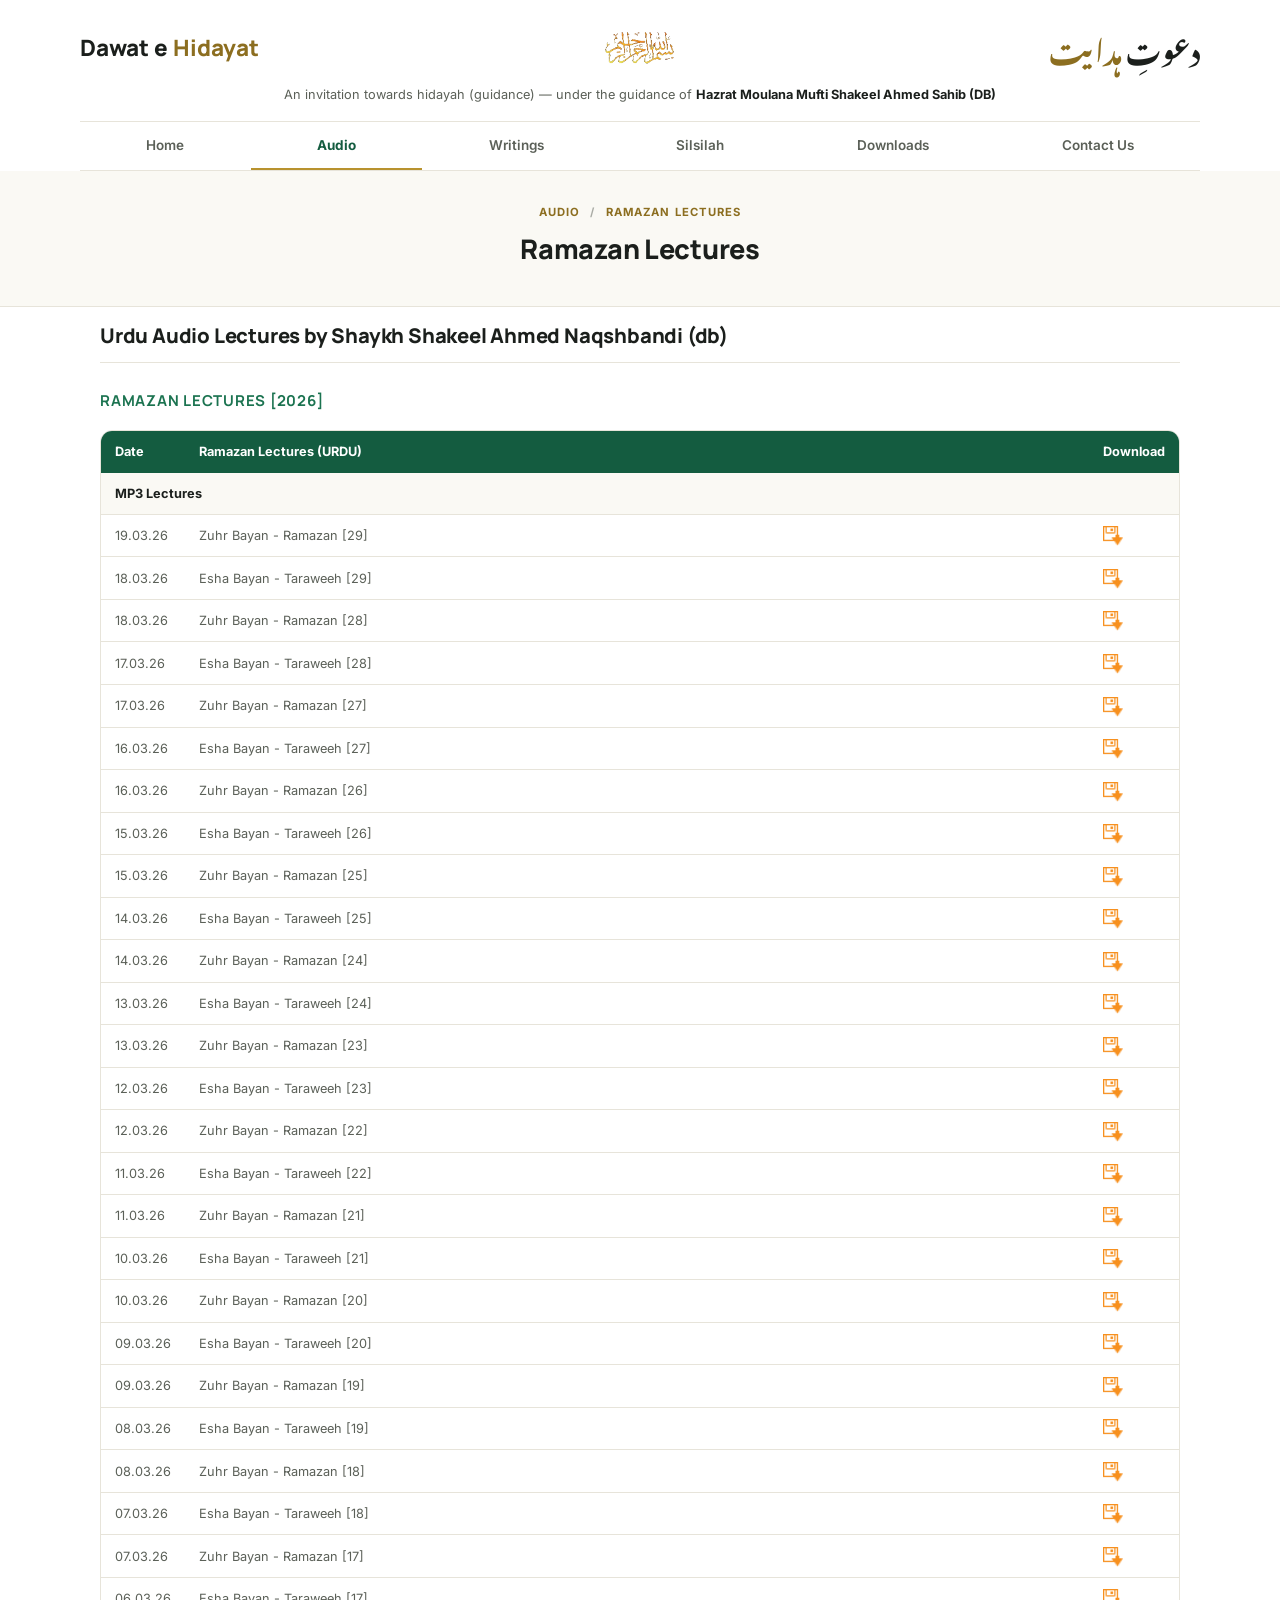
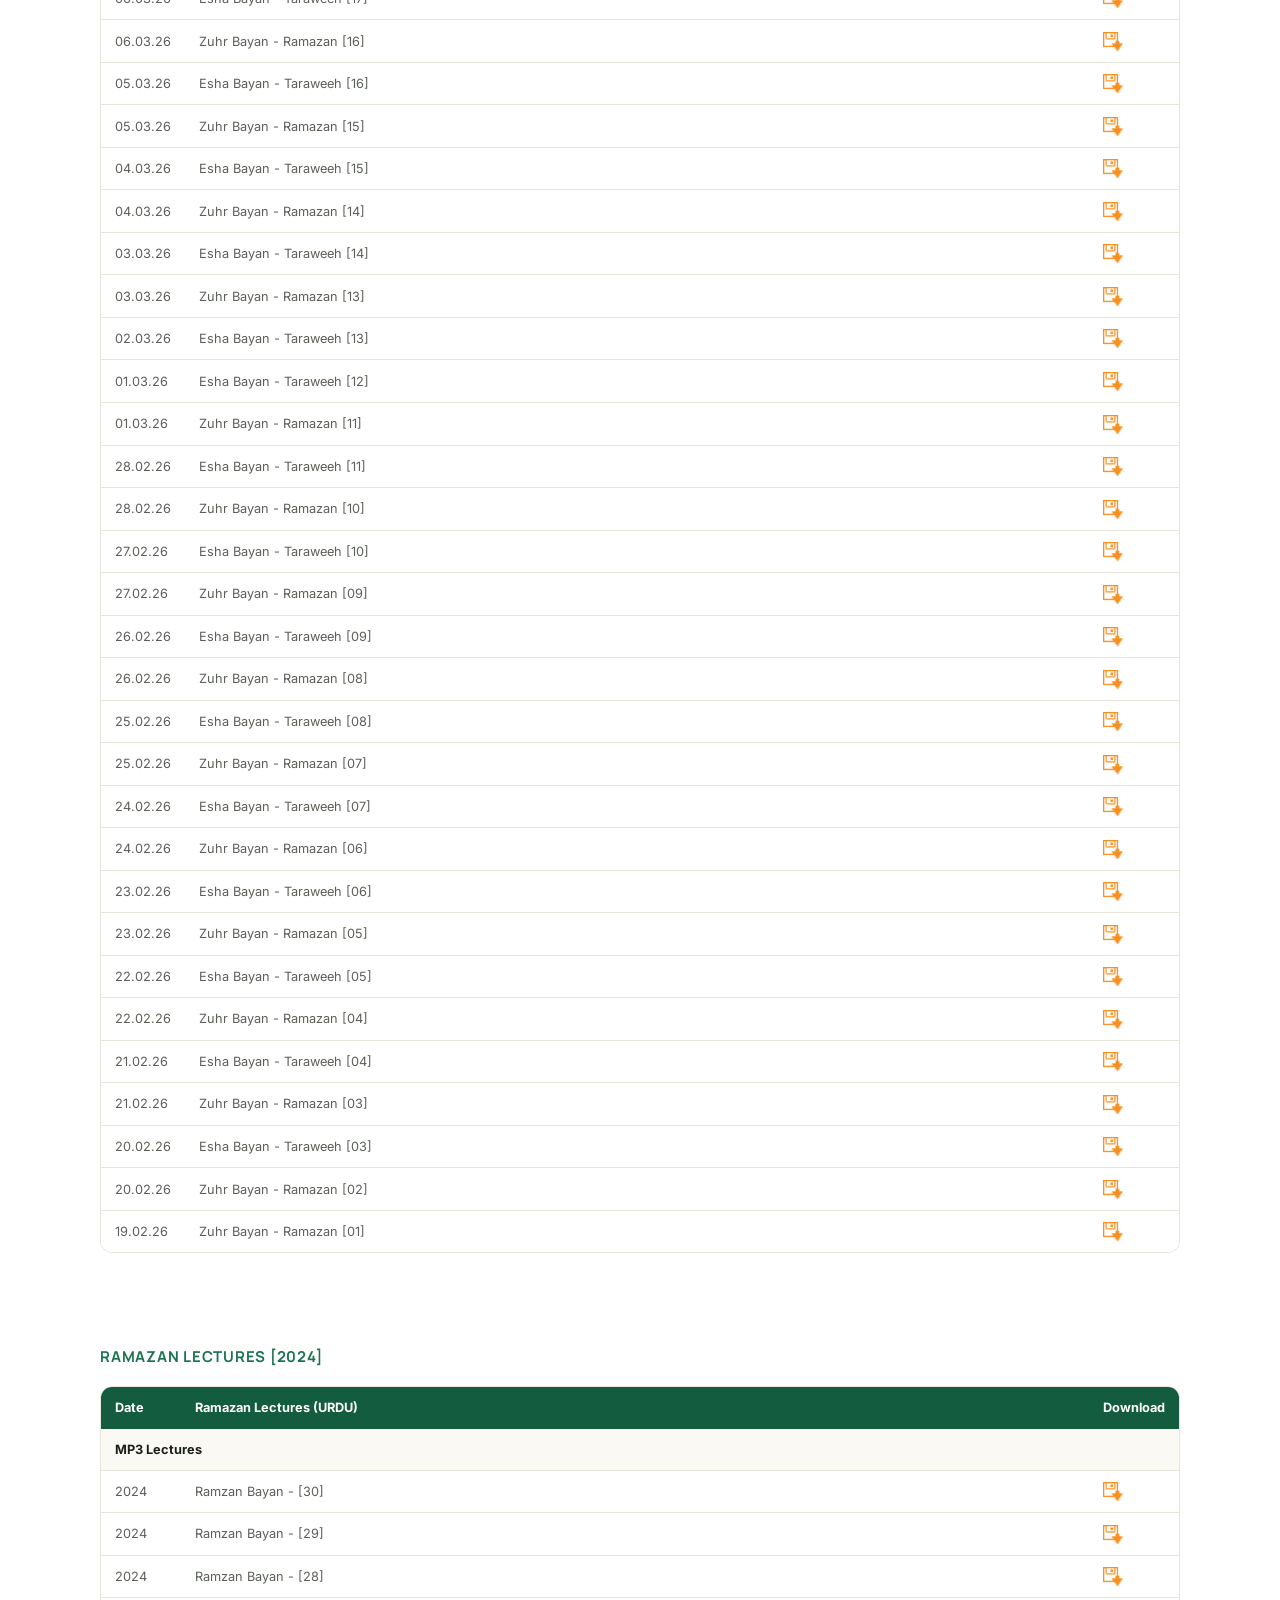
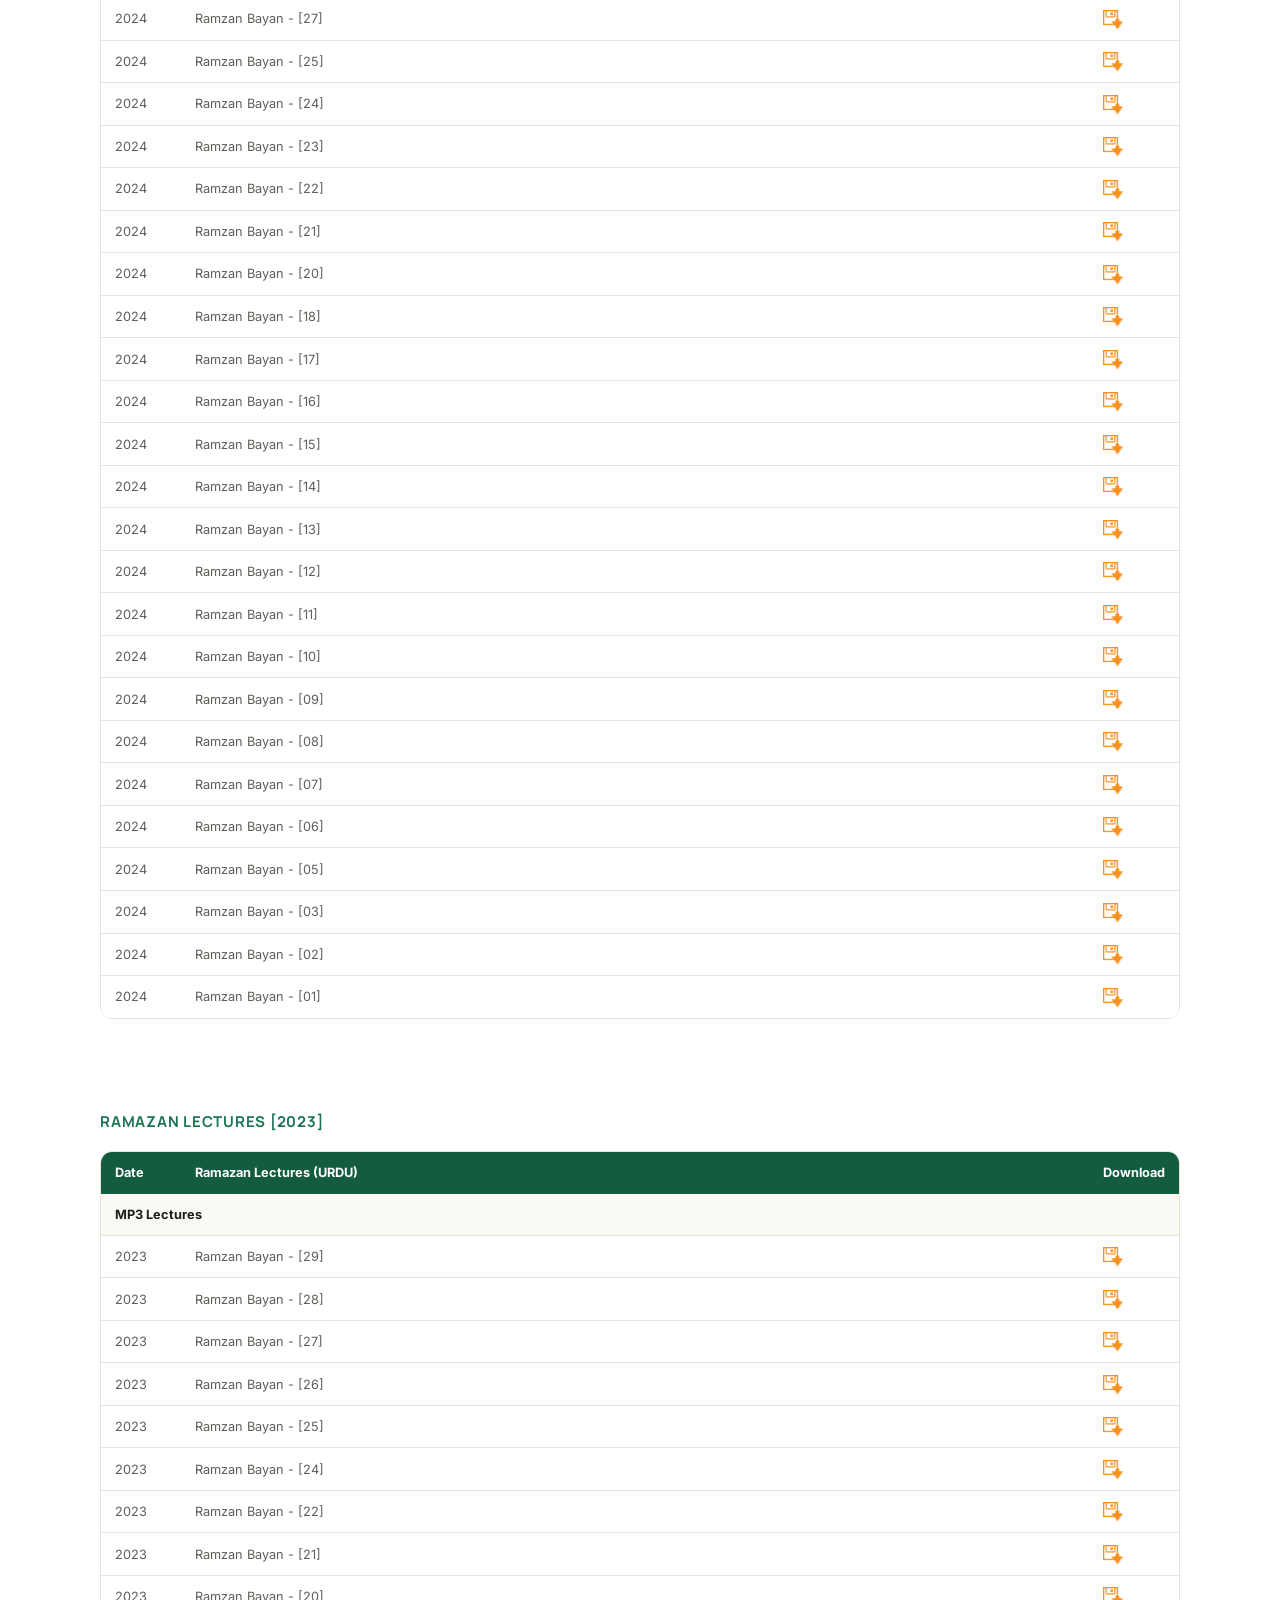
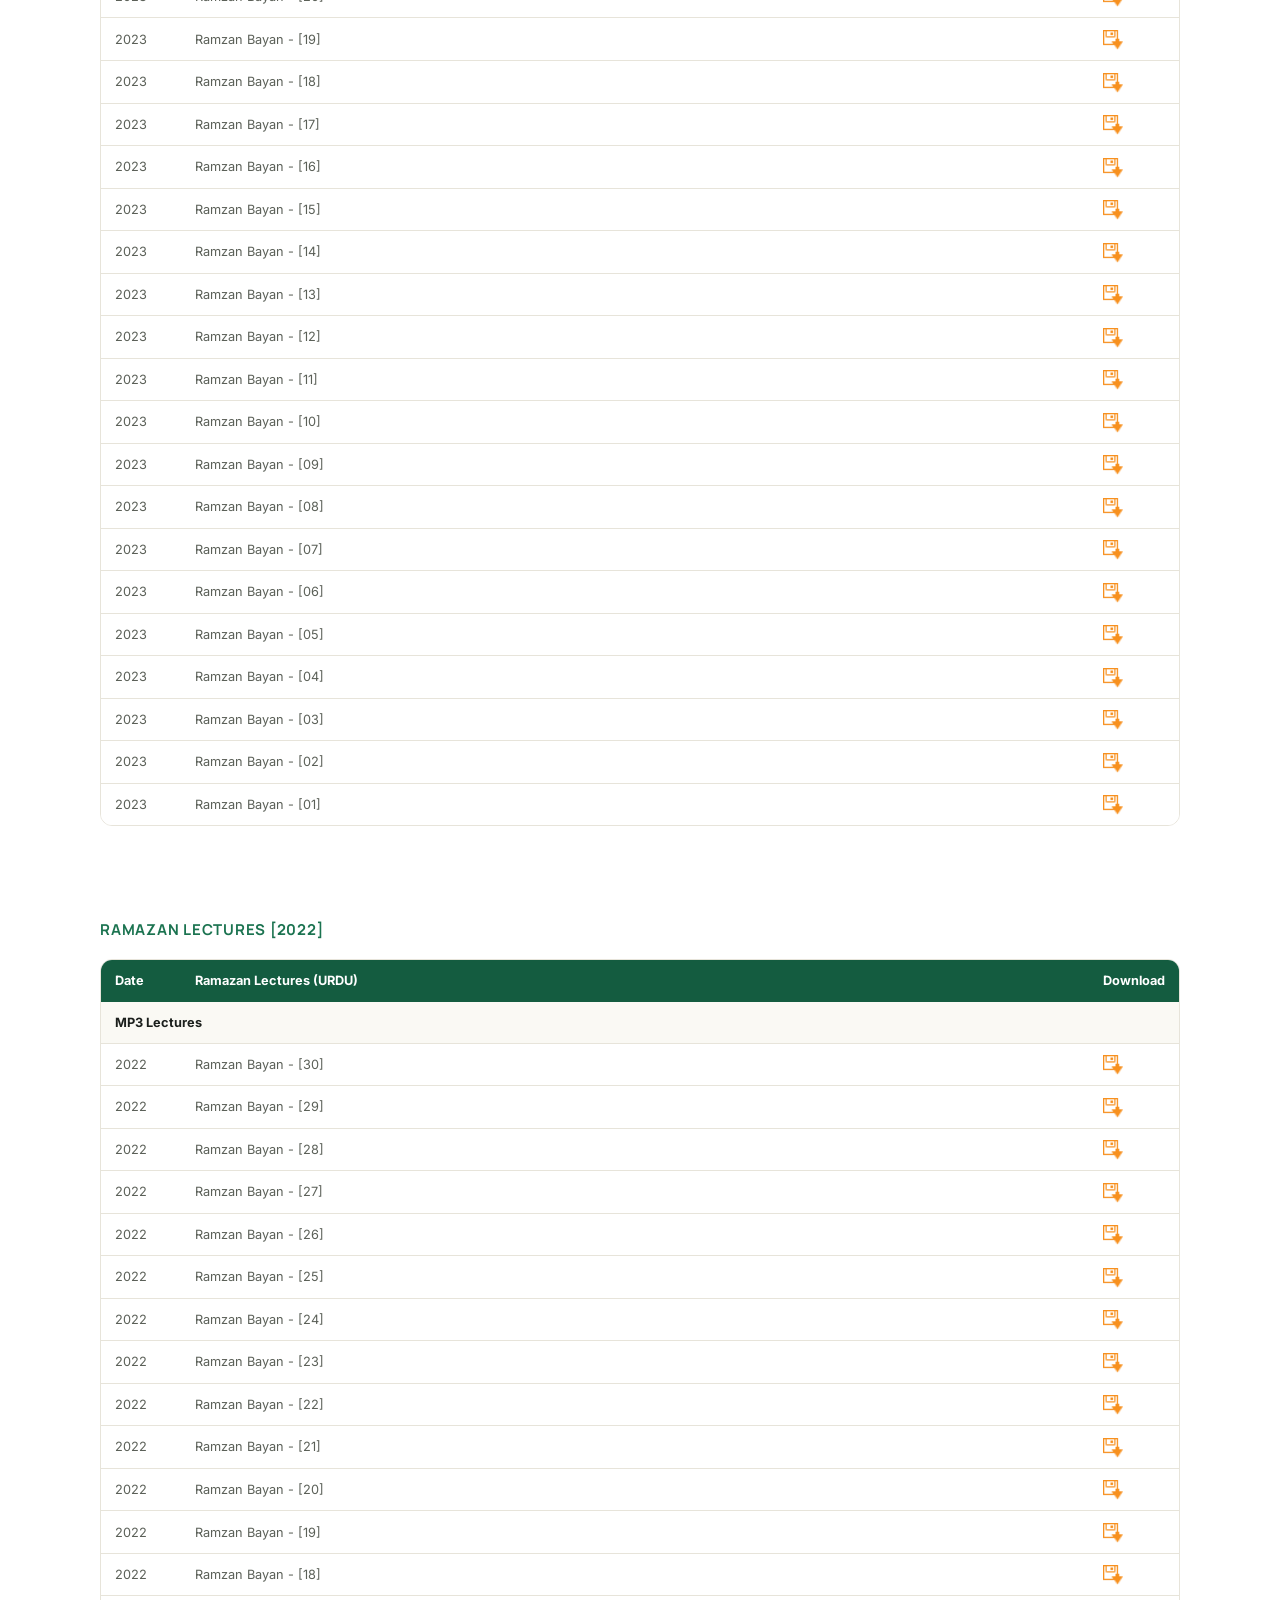
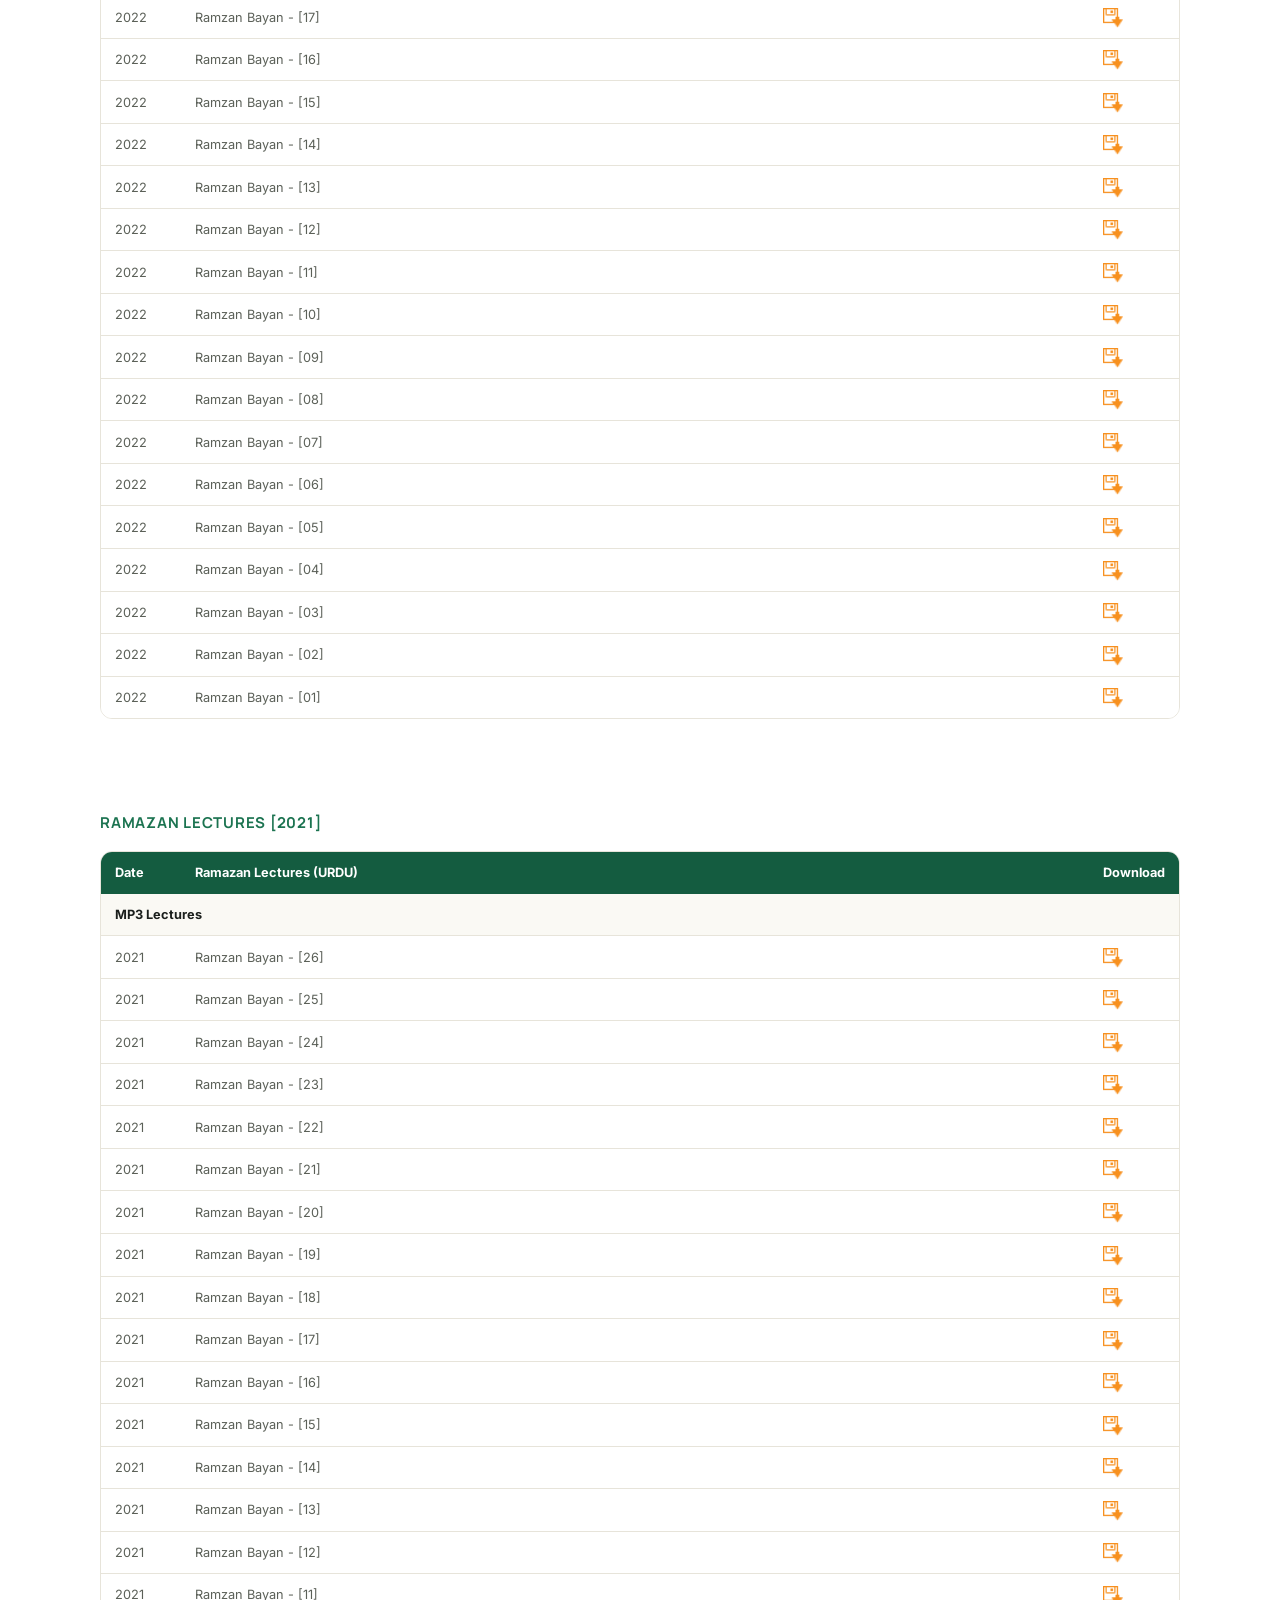
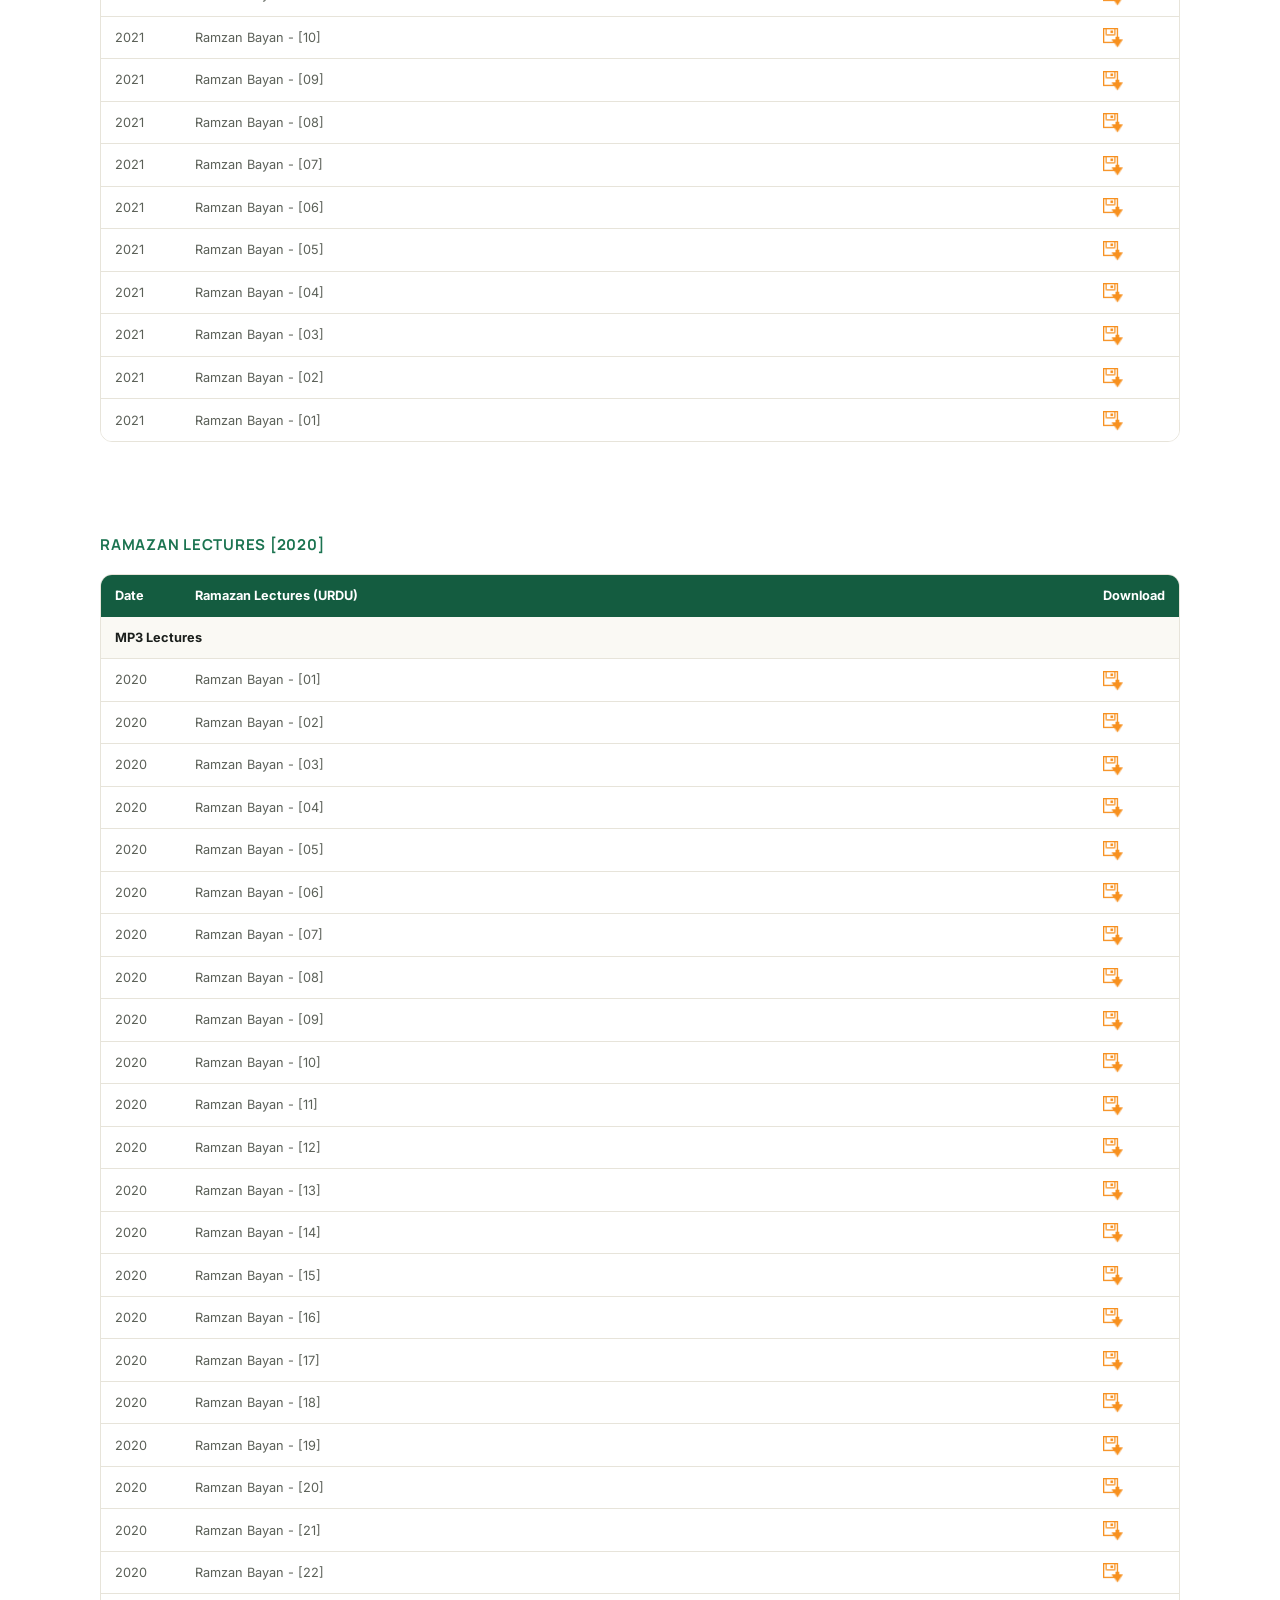
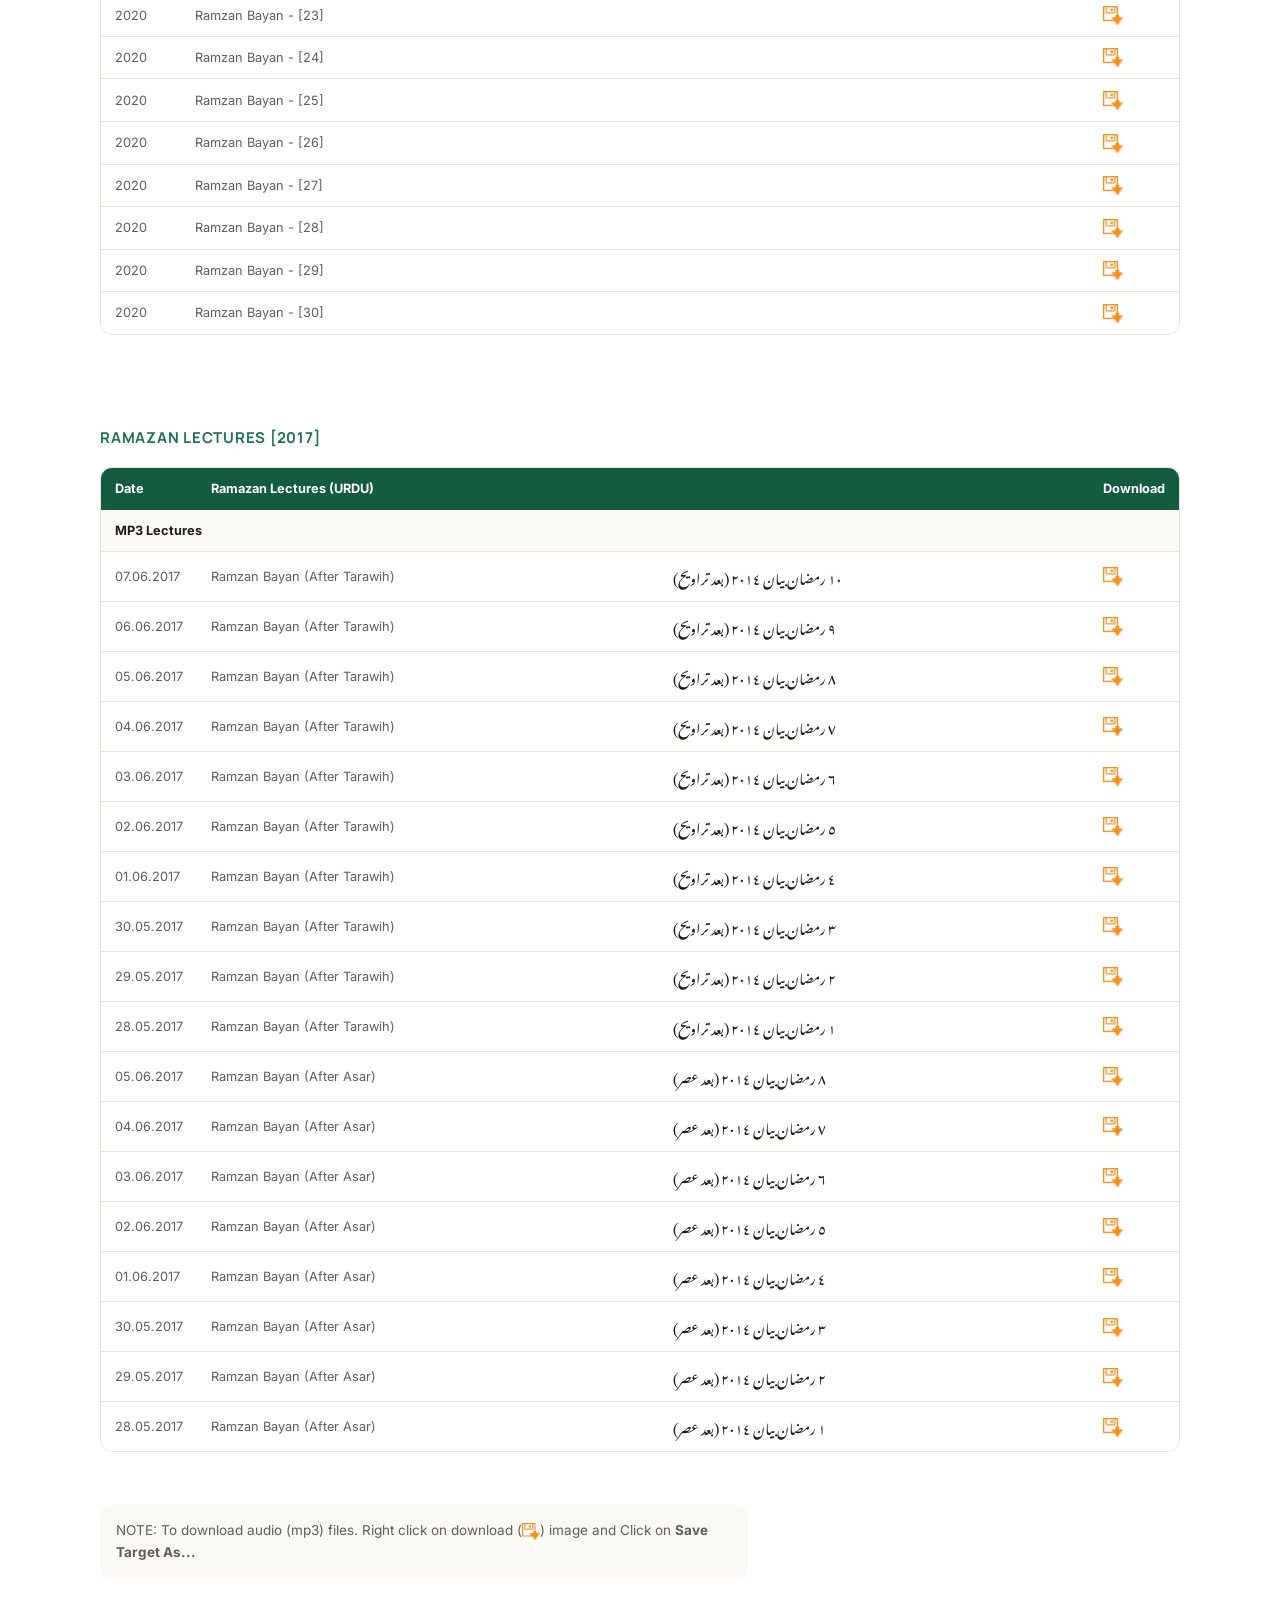
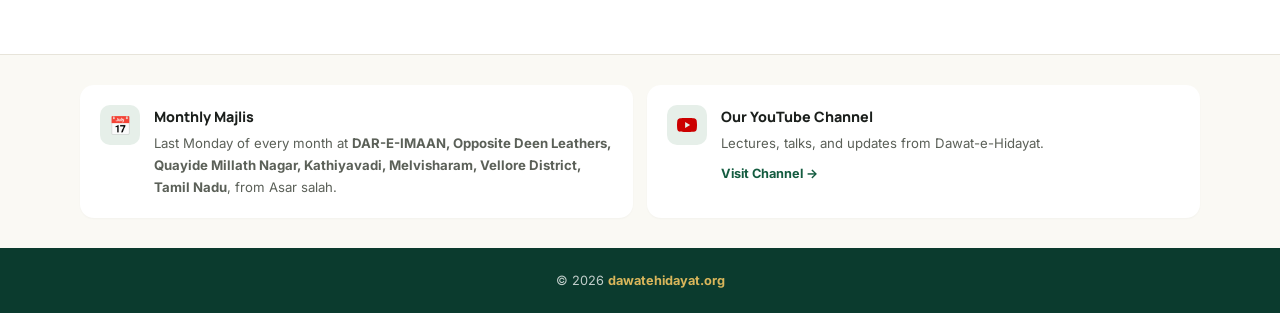
<file: audio_ramazan.html>
<!DOCTYPE html>
<html lang="en">
<head>
<meta charset="UTF-8" />
<meta name="viewport" content="width=device-width, initial-scale=1.0" />
<title>Dawat-e-Hidayat &mdash; Audio: Ramazan Lectures</title>
<meta name="description" content="Dawat-e-Hidayat - An invitation towards hidayah (guidance). Tasawwuf, the traditional Islamic science of self-improvement and spirituality, under the guidance of Hazrat Moulana Mufti Shakeel Ahmed Sahib (DB)." />
<meta name="keywords" content="Dawat-e-Hidayat, dawatehidayat, Tasawwuf, spirituality, sufi, Naqshbandi, Mujaddidi, Mufti Shakeel Ahmed, Zulfiqar Ahmad Naqshbandi, tariqah, deoband" />
<link rel="stylesheet" href="style.css" />
<link rel="preconnect" href="https://fonts.googleapis.com" />
<link rel="preconnect" href="https://fonts.gstatic.com" crossorigin />
<link href="https://fonts.googleapis.com/css2?family=Manrope:wght@400;500;600;700;800&family=Inter:wght@400;500;600;700&family=Noto+Nastaliq+Urdu:wght@400;700&family=Noto+Sans+Tamil:wght@400;700&display=swap" rel="stylesheet" />
</head>
<body>

<a class="skip-link" href="#main">Skip to main content</a>

<header id="header">
	<div class="header-inner">
		<a href="index.html" class="logo-en">Dawat e <span class="accent">Hidayat</span></a>
		<img src="images/bsmllh.gif" alt="Bismillah ir-Rahman ir-Rahim" class="bismillah-img" width="220" height="59" />
		<a href="index.html" class="logo-ur" lang="ur" dir="rtl">&#1583;&#1593;&#1608;&#1578;&#1616; <span class="accent">&#1729;&#1583;&#1575;&#1740;&#1578;</span></a>
	</div>
	<p id="byline">An invitation towards hidayah (guidance) &mdash; under the guidance of <strong>Hazrat Moulana Mufti Shakeel Ahmed Sahib (DB)</strong></p>
</header>

<nav id="menu" aria-label="Primary">
	<div class="menu-bar">
		<span class="menu-title">Menu</span>
		<button id="menu-toggle" class="menu-toggle" type="button" aria-expanded="false" aria-controls="menu-list">
			<span class="sr-only">Toggle menu</span>
			<span class="hamburger"></span>
		</button>
	</div>
	<ul id="menu-list">
		<li><a href="index.html">Home</a></li>
		<li class="has-dropdown current">
			<a href="audio.html">Audio</a>
			<ul class="dropdown-content">
				<li><a href="audio_majlis.html">Monthly &amp; Weekly Majlis</a></li>
				<li><a href="audio_general.html">General Talks</a></li>
				<li class="current"><a href="audio_ramazan.html" aria-current="page">Ramazan Lectures</a></li>
				<li><a href="audio_juma.html">Juma Bayaan</a></li>
			</ul>
		</li>
		<li><a href="writings.html">Writings</a></li>
		<li><a href="silsilah.html">Silsilah</a></li>
		<li class="has-dropdown">
			<a href="downloads.html">Downloads</a>
			<ul class="dropdown-content">
				<li><a href="16line_quran.html">Quran (16 Line)</a></li>
				<li><a href="13line_quran.html">Quran (13 Line)</a></li>
				<li><a href="salat_time_today.html">Today&rsquo;s Salah Times</a></li>
				<li><a href="salat_time_monthly.html">Monthly Salah Times</a></li>
			</ul>
		</li>
		<li><a href="contacts.html">Contact Us</a></li>
	</ul>
</nav>

<div class="page-hero">
	<div class="page-hero-inner">
		<p class="page-hero-crumb">Audio <span>/</span> Ramazan Lectures</p>
		<h1>Ramazan Lectures</h1>
	</div>
</div>

<div id="content-wrap">
	<main id="main">

		<h2 style="text-transform:none">Urdu Audio Lectures by Shaykh Shakeel Ahmed Naqshbandi (db) </h2>

					<h3 class="playlist-heading">Ramazan Lectures [2026]</h3>
		   	
					<div class="table-scroll">
		<table class="playlist">
					   <tr class="selected">
						 <td width="80">Date</td>
						 <td width="" >Ramazan Lectures (URDU) <br/></td>
						 <td width="50">Download</td>
					   </tr>
					   <tr class="subselected">
						 <td colspan="3">MP3 Lectures</td>
					   </tr>
					   <tr>
		                   <td>19.03.26</td>
		                   <td nowrap>
		                       Zuhr Bayan - Ramazan [29]
		                   </td>
		                   <td><a href="https://dawatehidayat.org/audio/urdu/ramzan/26/zuhr29_260319_1345.mp3" target="_blank"><img src="images/gray_audio.gif" width="20" height="20" border="0" alt="Click to download" /></a></td>
		               </tr>
			   
					   <tr>
		                   <td>18.03.26</td>
		                   <td nowrap>
		                       Esha Bayan - Taraweeh [29]
		                   </td>
		                   <td><a href="https://dawatehidayat.org/audio/urdu/ramzan/26/taraweeh29_260318_2244.mp3" target="_blank"><img src="images/gray_audio.gif" width="20" height="20" border="0" alt="Click to download" /></a></td>
		              </tr>
					  <tr>
		                   <td>18.03.26</td>
		                   <td nowrap>
		                       Zuhr Bayan - Ramazan [28]
		                   </td>
		                   <td><a href="https://dawatehidayat.org/audio/urdu/ramzan/26/zuhr28_260318_1349.mp3" target="_blank"><img src="images/gray_audio.gif" width="20" height="20" border="0" alt="Click to download" /></a></td>
		               </tr>
			   
					   <tr>
		                   <td>17.03.26</td>
		                   <td nowrap>
		                       Esha Bayan - Taraweeh [28]
		                   </td>
		                   <td><a href="https://dawatehidayat.org/audio/urdu/ramzan/26/taraweeh28_260317_2240.mp3" target="_blank"><img src="images/gray_audio.gif" width="20" height="20" border="0" alt="Click to download" /></a></td>
		              </tr>
					  <tr>
		                   <td>17.03.26</td>
		                   <td nowrap>
		                       Zuhr Bayan - Ramazan [27]
		                   </td>
		                   <td><a href="https://dawatehidayat.org/audio/urdu/ramzan/26/zuhr27_260317_1348.mp3" target="_blank"><img src="images/gray_audio.gif" width="20" height="20" border="0" alt="Click to download" /></a></td>
		               </tr>
			   
					   <tr>
		                   <td>16.03.26</td>
		                   <td nowrap>
		                       Esha Bayan - Taraweeh [27]
		                   </td>
		                   <td><a href="https://dawatehidayat.org/audio/urdu/ramzan/26/taraweeh27_260316_2233.mp3" target="_blank"><img src="images/gray_audio.gif" width="20" height="20" border="0" alt="Click to download" /></a></td>
		              </tr>
					  <tr>
		                   <td>16.03.26</td>
		                   <td nowrap>
		                       Zuhr Bayan - Ramazan [26]
		                   </td>
		                   <td><a href="https://dawatehidayat.org/audio/urdu/ramzan/26/zuhr26_260316_1350.mp3" target="_blank"><img src="images/gray_audio.gif" width="20" height="20" border="0" alt="Click to download" /></a></td>
		               </tr>
			   
					   <tr>
		                   <td>15.03.26</td>
		                   <td nowrap>
		                       Esha Bayan - Taraweeh [26]
		                   </td>
		                   <td><a href="https://dawatehidayat.org/audio/urdu/ramzan/26/taraweeh26_260315_2231.mp3" target="_blank"><img src="images/gray_audio.gif" width="20" height="20" border="0" alt="Click to download" /></a></td>
		              </tr>
					  <tr>
		                   <td>15.03.26</td>
		                   <td nowrap>
		                       Zuhr Bayan - Ramazan [25]
		                   </td>
		                   <td><a href="https://dawatehidayat.org/audio/urdu/ramzan/26/zuhr25_260315_1347.mp3" target="_blank"><img src="images/gray_audio.gif" width="20" height="20" border="0" alt="Click to download" /></a></td>
		               </tr>
			   
					   <tr>
		                   <td>14.03.26</td>
		                   <td nowrap>
		                       Esha Bayan - Taraweeh [25]
		                   </td>
		                   <td><a href="https://dawatehidayat.org/audio/urdu/ramzan/26/taraweeh25_260314_2231.mp3" target="_blank"><img src="images/gray_audio.gif" width="20" height="20" border="0" alt="Click to download" /></a></td>
		              </tr>
					  <tr>
		                   <td>14.03.26</td>
		                   <td nowrap>
		                       Zuhr Bayan - Ramazan [24]
		                   </td>
		                   <td><a href="https://dawatehidayat.org/audio/urdu/ramzan/26/zuhr24_260314_1349.mp3" target="_blank"><img src="images/gray_audio.gif" width="20" height="20" border="0" alt="Click to download" /></a></td>
		               </tr>
			   
					   <tr>
		                   <td>13.03.26</td>
		                   <td nowrap>
		                       Esha Bayan - Taraweeh [24]
		                   </td>
		                   <td><a href="https://dawatehidayat.org/audio/urdu/ramzan/26/taraweeh24_260313_2234.mp3" target="_blank"><img src="images/gray_audio.gif" width="20" height="20" border="0" alt="Click to download" /></a></td>
		              </tr>
					  <tr>
		                   <td>13.03.26</td>
		                   <td nowrap>
		                       Zuhr Bayan - Ramazan [23]
		                   </td>
		                   <td><a href="https://dawatehidayat.org/audio/urdu/ramzan/26/zuhr23_260313_1349.mp3" target="_blank"><img src="images/gray_audio.gif" width="20" height="20" border="0" alt="Click to download" /></a></td>
		               </tr>
			   
					   <tr>
		                   <td>12.03.26</td>
		                   <td nowrap>
		                       Esha Bayan - Taraweeh [23]
		                   </td>
		                   <td><a href="https://dawatehidayat.org/audio/urdu/ramzan/26/taraweeh23_260312_2248_01.mp3" target="_blank"><img src="images/gray_audio.gif" width="20" height="20" border="0" alt="Click to download" /></a></td>
		              </tr>
					  <tr>
		                   <td>12.03.26</td>
		                   <td nowrap>
		                       Zuhr Bayan - Ramazan [22]
		                   </td>
		                   <td><a href="https://dawatehidayat.org/audio/urdu/ramzan/26/zuhr22_260312_1349.mp3" target="_blank"><img src="images/gray_audio.gif" width="20" height="20" border="0" alt="Click to download" /></a></td>
		               </tr>
			   
					   <tr>
		                   <td>11.03.26</td>
		                   <td nowrap>
		                       Esha Bayan - Taraweeh [22]
		                   </td>
		                   <td><a href="https://dawatehidayat.org/audio/urdu/ramzan/26/taraweeh22_260311_2247.mp3" target="_blank"><img src="images/gray_audio.gif" width="20" height="20" border="0" alt="Click to download" /></a></td>
		              </tr>
					  <tr>
		                   <td>11.03.26</td>
		                   <td nowrap>
		                       Zuhr Bayan - Ramazan [21]
		                   </td>
		                   <td><a href="https://dawatehidayat.org/audio/urdu/ramzan/26/zuhr21_260311_1348.mp3" target="_blank"><img src="images/gray_audio.gif" width="20" height="20" border="0" alt="Click to download" /></a></td>
		               </tr>
			   
					   <tr>
		                   <td>10.03.26</td>
		                   <td nowrap>
		                       Esha Bayan - Taraweeh [21]
		                   </td>
		                   <td><a href="https://dawatehidayat.org/audio/urdu/ramzan/26/taraweeh21_260310_2250.mp3" target="_blank"><img src="images/gray_audio.gif" width="20" height="20" border="0" alt="Click to download" /></a></td>
		              </tr>
					  <tr>
		                   <td>10.03.26</td>
		                   <td nowrap>
		                       Zuhr Bayan - Ramazan [20]
		                   </td>
		                   <td><a href="https://dawatehidayat.org/audio/urdu/ramzan/26/zuhr20_260310_1348.mp3" target="_blank"><img src="images/gray_audio.gif" width="20" height="20" border="0" alt="Click to download" /></a></td>
		               </tr>
			   
					   <tr>
		                   <td>09.03.26</td>
		                   <td nowrap>
		                       Esha Bayan - Taraweeh [20]
		                   </td>
		                   <td><a href="https://dawatehidayat.org/audio/urdu/ramzan/26/taraweeh20_260309_2234.mp3" target="_blank"><img src="images/gray_audio.gif" width="20" height="20" border="0" alt="Click to download" /></a></td>
		              </tr>
					  <tr>
		                   <td>09.03.26</td>
		                   <td nowrap>
		                       Zuhr Bayan - Ramazan [19]
		                   </td>
		                   <td><a href="https://dawatehidayat.org/audio/urdu/ramzan/26/zuhr19_260309_1350.mp3" target="_blank"><img src="images/gray_audio.gif" width="20" height="20" border="0" alt="Click to download" /></a></td>
		               </tr>
			   
					   <tr>
		                   <td>08.03.26</td>
		                   <td nowrap>
		                       Esha Bayan - Taraweeh [19]
		                   </td>
		                   <td><a href="https://dawatehidayat.org/audio/urdu/ramzan/26/taraweeh19_260308_2237.mp3" target="_blank"><img src="images/gray_audio.gif" width="20" height="20" border="0" alt="Click to download" /></a></td>
		              </tr>
					  <tr>
		                   <td>08.03.26</td>
		                   <td nowrap>
		                       Zuhr Bayan - Ramazan [18]
		                   </td>
		                   <td><a href="https://dawatehidayat.org/audio/urdu/ramzan/26/zuhr18_260308_1348.mp3" target="_blank"><img src="images/gray_audio.gif" width="20" height="20" border="0" alt="Click to download" /></a></td>
		               </tr>
			   
					   <tr>
		                   <td>07.03.26</td>
		                   <td nowrap>
		                       Esha Bayan - Taraweeh [18]
		                   </td>
		                   <td><a href="https://dawatehidayat.org/audio/urdu/ramzan/26/taraweeh18_260307_2242.mp3" target="_blank"><img src="images/gray_audio.gif" width="20" height="20" border="0" alt="Click to download" /></a></td>
		              </tr>	  
					   <tr>
		                   <td>07.03.26</td>
		                   <td nowrap>
		                       Zuhr Bayan - Ramazan [17]
		                   </td>
		                   <td><a href="https://dawatehidayat.org/audio/urdu/ramzan/26/zuhr17_260307_1351.mp3" target="_blank"><img src="images/gray_audio.gif" width="20" height="20" border="0" alt="Click to download" /></a></td>
		               </tr>
			   
					   <tr>
		                   <td>06.03.26</td>
		                   <td nowrap>
		                       Esha Bayan - Taraweeh [17]
		                   </td>
		                   <td><a href="https://dawatehidayat.org/audio/urdu/ramzan/26/taraweeh17_260306_2238.mp3" target="_blank"><img src="images/gray_audio.gif" width="20" height="20" border="0" alt="Click to download" /></a></td>
		              </tr>
					  <tr>
		                   <td>06.03.26</td>
		                   <td nowrap>
		                       Zuhr Bayan - Ramazan [16]
		                   </td>
		                   <td><a href="https://dawatehidayat.org/audio/urdu/ramzan/26/zuhr16_260306_1349.mp3" target="_blank"><img src="images/gray_audio.gif" width="20" height="20" border="0" alt="Click to download" /></a></td>
		               </tr>
			   
					   <tr>
		                   <td>05.03.26</td>
		                   <td nowrap>
		                       Esha Bayan - Taraweeh [16]
		                   </td>
		                   <td><a href="https://dawatehidayat.org/audio/urdu/ramzan/26/taraweeh16_260305_2241.mp3" target="_blank"><img src="images/gray_audio.gif" width="20" height="20" border="0" alt="Click to download" /></a></td>
		              </tr>
					  <tr>
		                   <td>05.03.26</td>
		                   <td nowrap>
		                       Zuhr Bayan - Ramazan [15]
		                   </td>
		                   <td><a href="https://dawatehidayat.org/audio/urdu/ramzan/26/zuhr15_260305_1348.mp3" target="_blank"><img src="images/gray_audio.gif" width="20" height="20" border="0" alt="Click to download" /></a></td>
		               </tr>
			   
					   <tr>
		                   <td>04.03.26</td>
		                   <td nowrap>
		                       Esha Bayan - Taraweeh [15]
		                   </td>
		                   <td><a href="https://dawatehidayat.org/audio/urdu/ramzan/26/taraweeh15_260304_2228.mp3" target="_blank"><img src="images/gray_audio.gif" width="20" height="20" border="0" alt="Click to download" /></a></td>
		              </tr>

					   <tr>
		                   <td>04.03.26</td>
		                   <td nowrap>
		                       Zuhr Bayan - Ramazan [14]
		                   </td>
		                   <td><a href="https://dawatehidayat.org/audio/urdu/ramzan/26/zuhr14_260304_1348.mp3" target="_blank"><img src="images/gray_audio.gif" width="20" height="20" border="0" alt="Click to download" /></a></td>
		               </tr>
			   
					   <tr>
		                   <td>03.03.26</td>
		                   <td nowrap>
		                       Esha Bayan - Taraweeh [14]
		                   </td>
		                   <td><a href="https://dawatehidayat.org/audio/urdu/ramzan/26/taraweeh14_260303_2242.mp3" target="_blank"><img src="images/gray_audio.gif" width="20" height="20" border="0" alt="Click to download" /></a></td>
		              </tr>
					  <tr>
		                   <td>03.03.26</td>
		                   <td nowrap>
		                       Zuhr Bayan - Ramazan [13]
		                   </td>
		                   <td><a href="https://dawatehidayat.org/audio/urdu/ramzan/26/zuhr13_260303_1351.mp3" target="_blank"><img src="images/gray_audio.gif" width="20" height="20" border="0" alt="Click to download" /></a></td>
		               </tr>
			   
					   <tr>
		                   <td>02.03.26</td>
		                   <td nowrap>
		                       Esha Bayan - Taraweeh [13]
		                   </td>
		                   <td><a href="https://dawatehidayat.org/audio/urdu/ramzan/26/taraweeh13_260302_2229.mp3" target="_blank"><img src="images/gray_audio.gif" width="20" height="20" border="0" alt="Click to download" /></a></td>
		              </tr>
			   
					   <tr>
		                   <td>01.03.26</td>
		                   <td nowrap>
		                       Esha Bayan - Taraweeh [12]
		                   </td>
		                   <td><a href="https://dawatehidayat.org/audio/urdu/ramzan/26/taraweeh12_260301_2238.mp3" target="_blank"><img src="images/gray_audio.gif" width="20" height="20" border="0" alt="Click to download" /></a></td>
		              </tr>
					  <tr>
		                   <td>01.03.26</td>
		                   <td nowrap>
		                       Zuhr Bayan - Ramazan [11]
		                   </td>
		                   <td><a href="https://dawatehidayat.org/audio/urdu/ramzan/26/zuhr11_260301_1348.mp3" target="_blank"><img src="images/gray_audio.gif" width="20" height="20" border="0" alt="Click to download" /></a></td>
		               </tr>
			   
					   <tr>
		                   <td>28.02.26</td>
		                   <td nowrap>
		                       Esha Bayan - Taraweeh [11]
		                   </td>
		                   <td><a href="https://dawatehidayat.org/audio/urdu/ramzan/26/taraweeh11_260228_2233.mp3" target="_blank"><img src="images/gray_audio.gif" width="20" height="20" border="0" alt="Click to download" /></a></td>
		              </tr>
			
					   <tr>
		                   <td>28.02.26</td>
		                   <td nowrap>
		                       Zuhr Bayan - Ramazan [10]
		                   </td>
		                   <td><a href="https://dawatehidayat.org/audio/urdu/ramzan/26/zuhr10_260228_1348.mp3" target="_blank"><img src="images/gray_audio.gif" width="20" height="20" border="0" alt="Click to download" /></a></td>
		               </tr>
			   
					   <tr>
		                   <td>27.02.26</td>
		                   <td nowrap>
		                       Esha Bayan - Taraweeh [10]
		                   </td>
		                   <td><a href="https://dawatehidayat.org/audio/urdu/ramzan/26/taraweeh10_260227_2233.mp3" target="_blank"><img src="images/gray_audio.gif" width="20" height="20" border="0" alt="Click to download" /></a></td>
		              </tr>
					   <tr>
		                   <td>27.02.26</td>
		                   <td nowrap>
		                       Zuhr Bayan - Ramazan [09]
		                   </td>
		                   <td><a href="https://dawatehidayat.org/audio/urdu/ramzan/26/zuhr09_260227_1350.mp3" target="_blank"><img src="images/gray_audio.gif" width="20" height="20" border="0" alt="Click to download" /></a></td>
		               </tr>
			   
					   <tr>
		                   <td>26.02.26</td>
		                   <td nowrap>
		                       Esha Bayan - Taraweeh [09]
		                   </td>
		                   <td><a href="https://dawatehidayat.org/audio/urdu/ramzan/26/taraweeh09_260226_2228.mp3" target="_blank"><img src="images/gray_audio.gif" width="20" height="20" border="0" alt="Click to download" /></a></td>
		              </tr>
					  <tr>
		                   <td>26.02.26</td>
		                   <td nowrap>
		                       Zuhr Bayan - Ramazan [08]
		                   </td>
		                   <td><a href="https://dawatehidayat.org/audio/urdu/ramzan/26/zuhr08_260226_1348.mp3" target="_blank"><img src="images/gray_audio.gif" width="20" height="20" border="0" alt="Click to download" /></a></td>
		               </tr>
			   
					   <tr>
		                   <td>25.02.26</td>
		                   <td nowrap>
		                       Esha Bayan - Taraweeh [08]
		                   </td>
		                   <td><a href="https://dawatehidayat.org/audio/urdu/ramzan/26/taraweeh08_260225_2232.mp3" target="_blank"><img src="images/gray_audio.gif" width="20" height="20" border="0" alt="Click to download" /></a></td>
		              </tr>
					  <tr>
		                   <td>25.02.26</td>
		                   <td nowrap>
		                       Zuhr Bayan - Ramazan [07]
		                   </td>
		                   <td><a href="https://dawatehidayat.org/audio/urdu/ramzan/26/zuhr07_260225_1349.mp3" target="_blank"><img src="images/gray_audio.gif" width="20" height="20" border="0" alt="Click to download" /></a></td>
		               </tr>
			   
					   <tr>
		                   <td>24.02.26</td>
		                   <td nowrap>
		                       Esha Bayan - Taraweeh [07]
		                   </td>
		                   <td><a href="https://dawatehidayat.org/audio/urdu/ramzan/26/taraweeh07_260224_2229.mp3" target="_blank"><img src="images/gray_audio.gif" width="20" height="20" border="0" alt="Click to download" /></a></td>
		              </tr>
					  <tr>
		                   <td>24.02.26</td>
		                   <td nowrap>
		                       Zuhr Bayan - Ramazan [06]
		                   </td>
		                   <td><a href="https://dawatehidayat.org/audio/urdu/ramzan/26/zuhr06_260224_1351.mp3" target="_blank"><img src="images/gray_audio.gif" width="20" height="20" border="0" alt="Click to download" /></a></td>
		               </tr>
			   
					   <tr>
		                   <td>23.02.26</td>
		                   <td nowrap>
		                       Esha Bayan - Taraweeh [06]
		                   </td>
		                   <td><a href="https://dawatehidayat.org/audio/urdu/ramzan/26/taraweeh06_260223_2235.mp3" target="_blank"><img src="images/gray_audio.gif" width="20" height="20" border="0" alt="Click to download" /></a></td>
		              </tr>
					  <tr>
		                   <td>23.02.26</td>
		                   <td nowrap>
		                       Zuhr Bayan - Ramazan [05]
		                   </td>
		                   <td><a href="https://dawatehidayat.org/audio/urdu/ramzan/26/zuhr05_260223_1349.mp3" target="_blank"><img src="images/gray_audio.gif" width="20" height="20" border="0" alt="Click to download" /></a></td>
		               </tr>
			   
					   <tr>
		                   <td>22.02.26</td>
		                   <td nowrap>
		                       Esha Bayan - Taraweeh [05]
		                   </td>
		                   <td><a href="https://dawatehidayat.org/audio/urdu/ramzan/26/taraweeh05_260222_2234_01.mp3" target="_blank"><img src="images/gray_audio.gif" width="20" height="20" border="0" alt="Click to download" /></a></td>
		               </tr>
			   
					   <tr>
		                   <td>22.02.26</td>
		                   <td nowrap>
		                       Zuhr Bayan - Ramazan [04]
		                   </td>
		                   <td><a href="https://dawatehidayat.org/audio/urdu/ramzan/26/zuhr04_260222_1349.mp3" target="_blank"><img src="images/gray_audio.gif" width="20" height="20" border="0" alt="Click to download" /></a></td>
		               </tr>
			   
					   <tr>
		                   <td>21.02.26</td>
		                   <td nowrap>
		                       Esha Bayan - Taraweeh [04]
		                   </td>
		                   <td><a href="https://dawatehidayat.org/audio/urdu/ramzan/26/taraweeh04_260221_2231.mp3" target="_blank"><img src="images/gray_audio.gif" width="20" height="20" border="0" alt="Click to download" /></a></td>
		              </tr>
			  
					  <tr>
		                   <td>21.02.26</td>
		                   <td nowrap>
		                       Zuhr Bayan - Ramazan [03]
		                   </td>
		                   <td><a href="https://dawatehidayat.org/audio/urdu/ramzan/26/zuhr03_260221_1348.mp3" target="_blank"><img src="images/gray_audio.gif" width="20" height="20" border="0" alt="Click to download" /></a></td>
		               </tr>
			   
					   <tr>
		                   <td>20.02.26</td>
		                   <td nowrap>
		                       Esha Bayan - Taraweeh [03]
		                   </td>
		                   <td><a href="https://dawatehidayat.org/audio/urdu/ramzan/26/taraweeh03_260220_2229.mp3" target="_blank"><img src="images/gray_audio.gif" width="20" height="20" border="0" alt="Click to download" /></a></td>
		               </tr>
					   <tr>
		                   <td>20.02.26</td>
		                   <td nowrap>
		                       Zuhr Bayan - Ramazan [02]
		                   </td>
		                   <td><a href="https://dawatehidayat.org/audio/urdu/ramzan/26/zuhr02_260220_1351.mp3" target="_blank"><img src="images/gray_audio.gif" width="20" height="20" border="0" alt="Click to download" /></a></td>
		               </tr>
					   <tr>
		                   <td>19.02.26</td>
		                   <td nowrap>
		                       Zuhr Bayan - Ramazan [01]
		                   </td>
		                   <td><a href="https://dawatehidayat.org/audio/urdu/ramzan/26/zuhr01_260219_1349.mp3" target="_blank"><img src="images/gray_audio.gif" width="20" height="20" border="0" alt="Click to download" /></a></td>
		               </tr>
					</table>
		</div>
					<br/><br/>			

		<h3 class="playlist-heading">Ramazan Lectures [2024]</h3>
				   	<div class="table-scroll">
		<table class="playlist">
					   <tr class="selected">
						 <td width="80">Date</td>
						 <td width="" >Ramazan Lectures (URDU) <br/></td>
						 <td width="50">Download</td>
					   </tr>
					   <tr class="subselected">
						 <td colspan="3">MP3 Lectures</td>
					   </tr>

					   <tr>
		                   <td>2024</td>
		                   <td nowrap>
		                       Ramzan Bayan - [30]
		                   </td>
		                   <td><a href="https://dawatehidayat.org/audio/urdu/ramzan/2024_ramazan_lecture_30.mp3" target="_blank"><img src="images/gray_audio.gif" width="20" height="20" border="0" alt="Click to download" /></a></td>
		               </tr>
					   <tr>
		                   <td>2024</td>
		                   <td nowrap>
		                       Ramzan Bayan - [29]
		                   </td>
		                   <td><a href="https://dawatehidayat.org/audio/urdu/ramzan/2024_ramazan_lecture_29.mp3" target="_blank"><img src="images/gray_audio.gif" width="20" height="20" border="0" alt="Click to download" /></a></td>
		               </tr>
					   <tr>
		                   <td>2024</td>
		                   <td nowrap>
		                       Ramzan Bayan - [28]
		                   </td>
		                   <td><a href="https://dawatehidayat.org/audio/urdu/ramzan/2024_ramazan_lecture_28.mp3" target="_blank"><img src="images/gray_audio.gif" width="20" height="20" border="0" alt="Click to download" /></a></td>
		               </tr>
					   <tr>
		                   <td>2024</td>
		                   <td nowrap>
		                       Ramzan Bayan - [27]
		                   </td>
		                   <td><a href="https://dawatehidayat.org/audio/urdu/ramzan/2024_ramazan_lecture_27.mp3" target="_blank"><img src="images/gray_audio.gif" width="20" height="20" border="0" alt="Click to download" /></a></td>
		               </tr>
			   
					   <tr>
		                   <td>2024</td>
		                   <td nowrap>
		                       Ramzan Bayan - [25]
		                   </td>
		                   <td><a href="https://dawatehidayat.org/audio/urdu/ramzan/2024_ramazan_lecture_25.mp3" target="_blank"><img src="images/gray_audio.gif" width="20" height="20" border="0" alt="Click to download" /></a></td>
		               </tr>
					   <tr>
		                   <td>2024</td>
		                   <td nowrap>
		                       Ramzan Bayan - [24]
		                   </td>
		                   <td><a href="https://dawatehidayat.org/audio/urdu/ramzan/2024_ramazan_lecture_24.mp3" target="_blank"><img src="images/gray_audio.gif" width="20" height="20" border="0" alt="Click to download" /></a></td>
		               </tr>
					   <tr>
		                   <td>2024</td>
		                   <td nowrap>
		                       Ramzan Bayan - [23]
		                   </td>
		                   <td><a href="https://dawatehidayat.org/audio/urdu/ramzan/2024_ramazan_lecture_23.mp3" target="_blank"><img src="images/gray_audio.gif" width="20" height="20" border="0" alt="Click to download" /></a></td>
		               </tr>
					   <tr>
		                   <td>2024</td>
		                   <td nowrap>
		                       Ramzan Bayan - [22]
		                   </td>
		                   <td><a href="https://dawatehidayat.org/audio/urdu/ramzan/2024_ramazan_lecture_22.mp3" target="_blank"><img src="images/gray_audio.gif" width="20" height="20" border="0" alt="Click to download" /></a></td>
		               </tr>
					   <tr>
		                   <td>2024</td>
		                   <td nowrap>
		                       Ramzan Bayan - [21]
		                   </td>
		                   <td><a href="https://dawatehidayat.org/audio/urdu/ramzan/2024_ramazan_lecture_21.mp3" target="_blank"><img src="images/gray_audio.gif" width="20" height="20" border="0" alt="Click to download" /></a></td>
		               </tr>
					   <tr>
		                   <td>2024</td>
		                   <td nowrap>
		                       Ramzan Bayan - [20]
		                   </td>
		                   <td><a href="https://dawatehidayat.org/audio/urdu/ramzan/2024_ramazan_lecture_20.mp3" target="_blank"><img src="images/gray_audio.gif" width="20" height="20" border="0" alt="Click to download" /></a></td>
		               </tr>
			   
					   <tr>
		                   <td>2024</td>
		                   <td nowrap>
		                       Ramzan Bayan - [18]
		                   </td>
		                   <td><a href="https://dawatehidayat.org/audio/urdu/ramzan/2024_ramazan_lecture_18.mp3" target="_blank"><img src="images/gray_audio.gif" width="20" height="20" border="0" alt="Click to download" /></a></td>
		               </tr>
					   <tr>
		                   <td>2024</td>
		                   <td nowrap>
		                       Ramzan Bayan - [17]
		                   </td>
		                   <td><a href="https://dawatehidayat.org/audio/urdu/ramzan/2024_ramazan_lecture_17.mp3" target="_blank"><img src="images/gray_audio.gif" width="20" height="20" border="0" alt="Click to download" /></a></td>
		               </tr>
					   <tr>
		                   <td>2024</td>
		                   <td nowrap>
		                       Ramzan Bayan - [16]
		                   </td>
		                   <td><a href="https://dawatehidayat.org/audio/urdu/ramzan/2024_ramazan_lecture_16.mp3" target="_blank"><img src="images/gray_audio.gif" width="20" height="20" border="0" alt="Click to download" /></a></td>
		               </tr>
					   <tr>
		                   <td>2024</td>
		                   <td nowrap>
		                       Ramzan Bayan - [15]
		                   </td>
		                   <td><a href="https://dawatehidayat.org/audio/urdu/ramzan/2024_ramazan_lecture_15.mp3" target="_blank"><img src="images/gray_audio.gif" width="20" height="20" border="0" alt="Click to download" /></a></td>
		               </tr>
					   <tr>
		                   <td>2024</td>
		                   <td nowrap>
		                       Ramzan Bayan - [14]
		                   </td>
		                   <td><a href="https://dawatehidayat.org/audio/urdu/ramzan/2024_ramazan_lecture_14.mp3" target="_blank"><img src="images/gray_audio.gif" width="20" height="20" border="0" alt="Click to download" /></a></td>
		               </tr>
					   <tr>
		                   <td>2024</td>
		                   <td nowrap>
		                       Ramzan Bayan - [13]
		                   </td>
		                   <td><a href="https://dawatehidayat.org/audio/urdu/ramzan/2024_ramazan_lecture_13.mp3" target="_blank"><img src="images/gray_audio.gif" width="20" height="20" border="0" alt="Click to download" /></a></td>
		               </tr>
					   <tr>
		                   <td>2024</td>
		                   <td nowrap>
		                       Ramzan Bayan - [12]
		                   </td>
		                   <td><a href="https://dawatehidayat.org/audio/urdu/ramzan/2024_ramazan_lecture_12.mp3" target="_blank"><img src="images/gray_audio.gif" width="20" height="20" border="0" alt="Click to download" /></a></td>
		               </tr>
					   <tr>
		                   <td>2024</td>
		                   <td nowrap>
		                       Ramzan Bayan - [11]
		                   </td>
		                   <td><a href="https://dawatehidayat.org/audio/urdu/ramzan/2024_ramazan_lecture_11.mp3" target="_blank"><img src="images/gray_audio.gif" width="20" height="20" border="0" alt="Click to download" /></a></td>
		               </tr>
					   <tr>
		                   <td>2024</td>
		                   <td nowrap>
		                       Ramzan Bayan - [10]
		                   </td>
		                   <td><a href="https://dawatehidayat.org/audio/urdu/ramzan/2024_ramazan_lecture_10.mp3" target="_blank"><img src="images/gray_audio.gif" width="20" height="20" border="0" alt="Click to download" /></a></td>
		               </tr>
					   <tr>
		                   <td>2024</td>
		                   <td nowrap>
		                       Ramzan Bayan - [09]
		                   </td>
		                   <td><a href="https://dawatehidayat.org/audio/urdu/ramzan/2024_ramazan_lecture_09.mp3" target="_blank"><img src="images/gray_audio.gif" width="20" height="20" border="0" alt="Click to download" /></a></td>
		               </tr>
					   <tr>
		                   <td>2024</td>
		                   <td nowrap>
		                       Ramzan Bayan - [08]
		                   </td>
		                   <td><a href="https://dawatehidayat.org/audio/urdu/ramzan/2024_ramazan_lecture_08.mp3" target="_blank"><img src="images/gray_audio.gif" width="20" height="20" border="0" alt="Click to download" /></a></td>
		               </tr>
					   <tr>
		                   <td>2024</td>
		                   <td nowrap>
		                       Ramzan Bayan - [07]
		                   </td>
		                   <td><a href="https://dawatehidayat.org/audio/urdu/ramzan/2024_ramazan_lecture_07.mp3" target="_blank"><img src="images/gray_audio.gif" width="20" height="20" border="0" alt="Click to download" /></a></td>
		               </tr>
					   <tr>
		                   <td>2024</td>
		                   <td nowrap>
		                       Ramzan Bayan - [06]
		                   </td>
		                   <td><a href="https://dawatehidayat.org/audio/urdu/ramzan/2024_ramazan_lecture_06.mp3" target="_blank"><img src="images/gray_audio.gif" width="20" height="20" border="0" alt="Click to download" /></a></td>
		               </tr>
					   <tr>
		                   <td>2024</td>
		                   <td nowrap>
		                       Ramzan Bayan - [05]
		                   </td>
		                   <td><a href="https://dawatehidayat.org/audio/urdu/ramzan/2024_ramazan_lecture_05.mp3" target="_blank"><img src="images/gray_audio.gif" width="20" height="20" border="0" alt="Click to download" /></a></td>
		               </tr>
			   
					   <tr>
		                   <td>2024</td>
		                   <td nowrap>
		                       Ramzan Bayan - [03]
		                   </td>
		                   <td><a href="https://dawatehidayat.org/audio/urdu/ramzan/2024_ramazan_lecture_03.mp3" target="_blank"><img src="images/gray_audio.gif" width="20" height="20" border="0" alt="Click to download" /></a></td>
		               </tr>
					   <tr>
		                   <td>2024</td>
		                   <td nowrap>
		                       Ramzan Bayan - [02]
		                   </td>
		                   <td><a href="https://dawatehidayat.org/audio/urdu/ramzan/2024_ramazan_lecture_02.mp3" target="_blank"><img src="images/gray_audio.gif" width="20" height="20" border="0" alt="Click to download" /></a></td>
		               </tr>
					   <tr>
		                   <td>2024</td>
		                   <td nowrap>
		                       Ramzan Bayan - [01]
		                   </td>
		                   <td><a href="https://dawatehidayat.org/audio/urdu/ramzan/2024_ramazan_lecture_01.mp3" target="_blank"><img src="images/gray_audio.gif" width="20" height="20" border="0" alt="Click to download" /></a></td>
		               </tr>
					</table>
		</div>
					<br/><br/>

		<h3 class="playlist-heading">Ramazan Lectures [2023]</h3>
				   	<div class="table-scroll">
		<table class="playlist">
					   <tr class="selected">
						 <td width="80">Date</td>
						 <td width="" >Ramazan Lectures (URDU) <br/></td>
						 <td width="50">Download</td>
					   </tr>
					   <tr class="subselected">
						 <td colspan="3">MP3 Lectures</td>
					   </tr>
               
					   <tr>
		                   <td>2023</td>
		                   <td nowrap>
		                       Ramzan Bayan - [29]
		                   </td>
		                   <td><a href="https://dawatehidayat.org/audio/urdu/ramzan/2023_ramazan_lecture_29.mp3" target="_blank"><img src="images/gray_audio.gif" width="20" height="20" border="0" alt="Click to download" /></a></td>
		               </tr>
					   <tr>
		                   <td>2023</td>
		                   <td nowrap>
		                       Ramzan Bayan - [28]
		                   </td>
		                   <td><a href="https://dawatehidayat.org/audio/urdu/ramzan/2023_ramazan_lecture_28.mp3" target="_blank"><img src="images/gray_audio.gif" width="20" height="20" border="0" alt="Click to download" /></a></td>
		               </tr>
					   <tr>
		                   <td>2023</td>
		                   <td nowrap>
		                       Ramzan Bayan - [27]
		                   </td>
		                   <td><a href="https://dawatehidayat.org/audio/urdu/ramzan/2023_ramazan_lecture_27.mp3" target="_blank"><img src="images/gray_audio.gif" width="20" height="20" border="0" alt="Click to download" /></a></td>
		               </tr>
					   <tr>
		                   <td>2023</td>
		                   <td nowrap>
		                       Ramzan Bayan - [26]
		                   </td>
		                   <td><a href="https://dawatehidayat.org/audio/urdu/ramzan/2023_ramazan_lecture_26.mp3" target="_blank"><img src="images/gray_audio.gif" width="20" height="20" border="0" alt="Click to download" /></a></td>
		               </tr>
					   <tr>
		                   <td>2023</td>
		                   <td nowrap>
		                       Ramzan Bayan - [25]
		                   </td>
		                   <td><a href="https://dawatehidayat.org/audio/urdu/ramzan/2023_ramazan_lecture_25.mp3" target="_blank"><img src="images/gray_audio.gif" width="20" height="20" border="0" alt="Click to download" /></a></td>
		               </tr>
					   <tr>
		                   <td>2023</td>
		                   <td nowrap>
		                       Ramzan Bayan - [24]
		                   </td>
		                   <td><a href="https://dawatehidayat.org/audio/urdu/ramzan/2023_ramazan_lecture_24.mp3" target="_blank"><img src="images/gray_audio.gif" width="20" height="20" border="0" alt="Click to download" /></a></td>
		               </tr>
			   
					   <tr>
		                   <td>2023</td>
		                   <td nowrap>
		                       Ramzan Bayan - [22]
		                   </td>
		                   <td><a href="https://dawatehidayat.org/audio/urdu/ramzan/2023_ramazan_lecture_22.mp3" target="_blank"><img src="images/gray_audio.gif" width="20" height="20" border="0" alt="Click to download" /></a></td>
		               </tr>
					   <tr>
		                   <td>2023</td>
		                   <td nowrap>
		                       Ramzan Bayan - [21]
		                   </td>
		                   <td><a href="https://dawatehidayat.org/audio/urdu/ramzan/2023_ramazan_lecture_21.mp3" target="_blank"><img src="images/gray_audio.gif" width="20" height="20" border="0" alt="Click to download" /></a></td>
		               </tr>
					   <tr>
		                   <td>2023</td>
		                   <td nowrap>
		                       Ramzan Bayan - [20]
		                   </td>
		                   <td><a href="https://dawatehidayat.org/audio/urdu/ramzan/2023_ramazan_lecture_20.mp3" target="_blank"><img src="images/gray_audio.gif" width="20" height="20" border="0" alt="Click to download" /></a></td>
		               </tr>
					   <tr>
		                   <td>2023</td>
		                   <td nowrap>
		                       Ramzan Bayan - [19]
		                   </td>
		                   <td><a href="https://dawatehidayat.org/audio/urdu/ramzan/2023_ramazan_lecture_19.mp3" target="_blank"><img src="images/gray_audio.gif" width="20" height="20" border="0" alt="Click to download" /></a></td>
		               </tr>
					   <tr>
		                   <td>2023</td>
		                   <td nowrap>
		                       Ramzan Bayan - [18]
		                   </td>
		                   <td><a href="https://dawatehidayat.org/audio/urdu/ramzan/2023_ramazan_lecture_18.mp3" target="_blank"><img src="images/gray_audio.gif" width="20" height="20" border="0" alt="Click to download" /></a></td>
		               </tr>
					   <tr>
		                   <td>2023</td>
		                   <td nowrap>
		                       Ramzan Bayan - [17]
		                   </td>
		                   <td><a href="https://dawatehidayat.org/audio/urdu/ramzan/2023_ramazan_lecture_17.mp3" target="_blank"><img src="images/gray_audio.gif" width="20" height="20" border="0" alt="Click to download" /></a></td>
		               </tr>
					   <tr>
		                   <td>2023</td>
		                   <td nowrap>
		                       Ramzan Bayan - [16]
		                   </td>
		                   <td><a href="https://dawatehidayat.org/audio/urdu/ramzan/2023_ramazan_lecture_16.mp3" target="_blank"><img src="images/gray_audio.gif" width="20" height="20" border="0" alt="Click to download" /></a></td>
		               </tr>
					   <tr>
		                   <td>2023</td>
		                   <td nowrap>
		                       Ramzan Bayan - [15]
		                   </td>
		                   <td><a href="https://dawatehidayat.org/audio/urdu/ramzan/2023_ramazan_lecture_15.mp3" target="_blank"><img src="images/gray_audio.gif" width="20" height="20" border="0" alt="Click to download" /></a></td>
		               </tr>
					   <tr>
		                   <td>2023</td>
		                   <td nowrap>
		                       Ramzan Bayan - [14]
		                   </td>
		                   <td><a href="https://dawatehidayat.org/audio/urdu/ramzan/2023_ramazan_lecture_14.mp3" target="_blank"><img src="images/gray_audio.gif" width="20" height="20" border="0" alt="Click to download" /></a></td>
		               </tr>
					   <tr>
		                   <td>2023</td>
		                   <td nowrap>
		                       Ramzan Bayan - [13]
		                   </td>
		                   <td><a href="https://dawatehidayat.org/audio/urdu/ramzan/2023_ramazan_lecture_13.mp3" target="_blank"><img src="images/gray_audio.gif" width="20" height="20" border="0" alt="Click to download" /></a></td>
		               </tr>
					   <tr>
		                   <td>2023</td>
		                   <td nowrap>
		                       Ramzan Bayan - [12]
		                   </td>
		                   <td><a href="https://dawatehidayat.org/audio/urdu/ramzan/2023_ramazan_lecture_12.mp3" target="_blank"><img src="images/gray_audio.gif" width="20" height="20" border="0" alt="Click to download" /></a></td>
		               </tr>
					   <tr>
		                   <td>2023</td>
		                   <td nowrap>
		                       Ramzan Bayan - [11]
		                   </td>
		                   <td><a href="https://dawatehidayat.org/audio/urdu/ramzan/2023_ramazan_lecture_11.mp3" target="_blank"><img src="images/gray_audio.gif" width="20" height="20" border="0" alt="Click to download" /></a></td>
		               </tr>
					   <tr>
		                   <td>2023</td>
		                   <td nowrap>
		                       Ramzan Bayan - [10]
		                   </td>
		                   <td><a href="https://dawatehidayat.org/audio/urdu/ramzan/2023_ramazan_lecture_10.mp3" target="_blank"><img src="images/gray_audio.gif" width="20" height="20" border="0" alt="Click to download" /></a></td>
		               </tr>
					   <tr>
		                   <td>2023</td>
		                   <td nowrap>
		                       Ramzan Bayan - [09]
		                   </td>
		                   <td><a href="https://dawatehidayat.org/audio/urdu/ramzan/2023_ramazan_lecture_09.mp3" target="_blank"><img src="images/gray_audio.gif" width="20" height="20" border="0" alt="Click to download" /></a></td>
		               </tr>
					   <tr>
		                   <td>2023</td>
		                   <td nowrap>
		                       Ramzan Bayan - [08]
		                   </td>
		                   <td><a href="https://dawatehidayat.org/audio/urdu/ramzan/2023_ramazan_lecture_08.mp3" target="_blank"><img src="images/gray_audio.gif" width="20" height="20" border="0" alt="Click to download" /></a></td>
		               </tr>
					   <tr>
		                   <td>2023</td>
		                   <td nowrap>
		                       Ramzan Bayan - [07]
		                   </td>
		                   <td><a href="https://dawatehidayat.org/audio/urdu/ramzan/2023_ramazan_lecture_07.mp3" target="_blank"><img src="images/gray_audio.gif" width="20" height="20" border="0" alt="Click to download" /></a></td>
		               </tr>
					   <tr>
		                   <td>2023</td>
		                   <td nowrap>
		                       Ramzan Bayan - [06]
		                   </td>
		                   <td><a href="https://dawatehidayat.org/audio/urdu/ramzan/2023_ramazan_lecture_06.mp3" target="_blank"><img src="images/gray_audio.gif" width="20" height="20" border="0" alt="Click to download" /></a></td>
		               </tr>
					   <tr>
		                   <td>2023</td>
		                   <td nowrap>
		                       Ramzan Bayan - [05]
		                   </td>
		                   <td><a href="https://dawatehidayat.org/audio/urdu/ramzan/2023_ramazan_lecture_05.mp3" target="_blank"><img src="images/gray_audio.gif" width="20" height="20" border="0" alt="Click to download" /></a></td>
		               </tr>
					   <tr>
		                   <td>2023</td>
		                   <td nowrap>
		                       Ramzan Bayan - [04]
		                   </td>
		                   <td><a href="https://dawatehidayat.org/audio/urdu/ramzan/2023_ramazan_lecture_04.mp3" target="_blank"><img src="images/gray_audio.gif" width="20" height="20" border="0" alt="Click to download" /></a></td>
		               </tr>
					   <tr>
		                   <td>2023</td>
		                   <td nowrap>
		                       Ramzan Bayan - [03]
		                   </td>
		                   <td><a href="https://dawatehidayat.org/audio/urdu/ramzan/2023_ramazan_lecture_03.mp3" target="_blank"><img src="images/gray_audio.gif" width="20" height="20" border="0" alt="Click to download" /></a></td>
		               </tr>
					   <tr>
		                   <td>2023</td>
		                   <td nowrap>
		                       Ramzan Bayan - [02]
		                   </td>
		                   <td><a href="https://dawatehidayat.org/audio/urdu/ramzan/2023_ramazan_lecture_02.mp3" target="_blank"><img src="images/gray_audio.gif" width="20" height="20" border="0" alt="Click to download" /></a></td>
		               </tr>
					   <tr>
		                   <td>2023</td>
		                   <td nowrap>
		                       Ramzan Bayan - [01]
		                   </td>
		                   <td><a href="https://dawatehidayat.org/audio/urdu/ramzan/2023_ramazan_lecture_01.mp3" target="_blank"><img src="images/gray_audio.gif" width="20" height="20" border="0" alt="Click to download" /></a></td>
		               </tr>
					</table>
		</div>
					<br/><br/>

					<h3 class="playlist-heading">Ramazan Lectures [2022]</h3>
				   	<div class="table-scroll">
		<table class="playlist">
					   <tr class="selected">
						 <td width="80">Date</td>
						 <td width="" >Ramazan Lectures (URDU) <br/></td>
						 <td width="50">Download</td>
					   </tr>
					   <tr class="subselected">
						 <td colspan="3">MP3 Lectures</td>
					   </tr>

					   <tr>
		                   <td>2022</td>
		                   <td nowrap>
		                       Ramzan Bayan - [30]
		                   </td>
		                   <td><a href="https://dawatehidayat.org/audio/urdu/ramzan/2022_ramazan_lecture_30.mp3" target="_blank"><img src="images/gray_audio.gif" width="20" height="20" border="0" alt="Click to download" /></a></td>
		               </tr>
					   <tr>
		                   <td>2022</td>
		                   <td nowrap>
		                       Ramzan Bayan - [29]
		                   </td>
		                   <td><a href="https://dawatehidayat.org/audio/urdu/ramzan/2022_ramazan_lecture_29.mp3" target="_blank"><img src="images/gray_audio.gif" width="20" height="20" border="0" alt="Click to download" /></a></td>
		               </tr>
					   <tr>
		                   <td>2022</td>
		                   <td nowrap>
		                       Ramzan Bayan - [28]
		                   </td>
		                   <td><a href="https://dawatehidayat.org/audio/urdu/ramzan/2022_ramazan_lecture_28.mp3" target="_blank"><img src="images/gray_audio.gif" width="20" height="20" border="0" alt="Click to download" /></a></td>
		               </tr>
					   <tr>
		                   <td>2022</td>
		                   <td nowrap>
		                       Ramzan Bayan - [27]
		                   </td>
		                   <td><a href="https://dawatehidayat.org/audio/urdu/ramzan/2022_ramazan_lecture_27.mp3" target="_blank"><img src="images/gray_audio.gif" width="20" height="20" border="0" alt="Click to download" /></a></td>
		               </tr>
					   <tr>
		                   <td>2022</td>
		                   <td nowrap>
		                       Ramzan Bayan - [26]
		                   </td>
		                   <td><a href="https://dawatehidayat.org/audio/urdu/ramzan/2022_ramazan_lecture_26.mp3" target="_blank"><img src="images/gray_audio.gif" width="20" height="20" border="0" alt="Click to download" /></a></td>
		               </tr>
					   <tr>
		                   <td>2022</td>
		                   <td nowrap>
		                       Ramzan Bayan - [25]
		                   </td>
		                   <td><a href="https://dawatehidayat.org/audio/urdu/ramzan/2022_ramazan_lecture_25.mp3" target="_blank"><img src="images/gray_audio.gif" width="20" height="20" border="0" alt="Click to download" /></a></td>
		               </tr>
					   <tr>
		                   <td>2022</td>
		                   <td nowrap>
		                       Ramzan Bayan - [24]
		                   </td>
		                   <td><a href="https://dawatehidayat.org/audio/urdu/ramzan/2022_ramazan_lecture_24.mp3" target="_blank"><img src="images/gray_audio.gif" width="20" height="20" border="0" alt="Click to download" /></a></td>
		               </tr>
					   <tr>
		                   <td>2022</td>
		                   <td nowrap>
		                       Ramzan Bayan - [23]
		                   </td>
		                   <td><a href="https://dawatehidayat.org/audio/urdu/ramzan/2022_ramazan_lecture_23.mp3" target="_blank"><img src="images/gray_audio.gif" width="20" height="20" border="0" alt="Click to download" /></a></td>
		               </tr>
					   <tr>
		                   <td>2022</td>
		                   <td nowrap>
		                       Ramzan Bayan - [22]
		                   </td>
		                   <td><a href="https://dawatehidayat.org/audio/urdu/ramzan/2022_ramazan_lecture_22.mp3" target="_blank"><img src="images/gray_audio.gif" width="20" height="20" border="0" alt="Click to download" /></a></td>
		               </tr>
					   <tr>
		                   <td>2022</td>
		                   <td nowrap>
		                       Ramzan Bayan - [21]
		                   </td>
		                   <td><a href="https://dawatehidayat.org/audio/urdu/ramzan/2022_ramazan_lecture_21.mp3" target="_blank"><img src="images/gray_audio.gif" width="20" height="20" border="0" alt="Click to download" /></a></td>
		               </tr>
					   <tr>
		                   <td>2022</td>
		                   <td nowrap>
		                       Ramzan Bayan - [20]
		                   </td>
		                   <td><a href="https://dawatehidayat.org/audio/urdu/ramzan/2022_ramazan_lecture_20.mp3" target="_blank"><img src="images/gray_audio.gif" width="20" height="20" border="0" alt="Click to download" /></a></td>
		               </tr>
					   <tr>
		                   <td>2022</td>
		                   <td nowrap>
		                       Ramzan Bayan - [19]
		                   </td>
		                   <td><a href="https://dawatehidayat.org/audio/urdu/ramzan/2022_ramazan_lecture_19.mp3" target="_blank"><img src="images/gray_audio.gif" width="20" height="20" border="0" alt="Click to download" /></a></td>
		               </tr>
					   <tr>
		                   <td>2022</td>
		                   <td nowrap>
		                       Ramzan Bayan - [18]
		                   </td>
		                   <td><a href="https://dawatehidayat.org/audio/urdu/ramzan/2022_ramazan_lecture_18.mp3" target="_blank"><img src="images/gray_audio.gif" width="20" height="20" border="0" alt="Click to download" /></a></td>
		               </tr>
					   <tr>
		                   <td>2022</td>
		                   <td nowrap>
		                       Ramzan Bayan - [17]
		                   </td>
		                   <td><a href="https://dawatehidayat.org/audio/urdu/ramzan/2022_ramazan_lecture_17.mp3" target="_blank"><img src="images/gray_audio.gif" width="20" height="20" border="0" alt="Click to download" /></a></td>
		               </tr>
					   <tr>
		                   <td>2022</td>
		                   <td nowrap>
		                       Ramzan Bayan - [16]
		                   </td>
		                   <td><a href="https://dawatehidayat.org/audio/urdu/ramzan/2022_ramazan_lecture_16.mp3" target="_blank"><img src="images/gray_audio.gif" width="20" height="20" border="0" alt="Click to download" /></a></td>
		               </tr>
					   <tr>
		                   <td>2022</td>
		                   <td nowrap>
		                       Ramzan Bayan - [15]
		                   </td>
		                   <td><a href="https://dawatehidayat.org/audio/urdu/ramzan/2022_ramazan_lecture_15.mp3" target="_blank"><img src="images/gray_audio.gif" width="20" height="20" border="0" alt="Click to download" /></a></td>
		               </tr>
					   <tr>
		                   <td>2022</td>
		                   <td nowrap>
		                       Ramzan Bayan - [14]
		                   </td>
		                   <td><a href="https://dawatehidayat.org/audio/urdu/ramzan/2022_ramazan_lecture_14.mp3" target="_blank"><img src="images/gray_audio.gif" width="20" height="20" border="0" alt="Click to download" /></a></td>
		               </tr>
					   <tr>
		                   <td>2022</td>
		                   <td nowrap>
		                       Ramzan Bayan - [13]
		                   </td>
		                   <td><a href="https://dawatehidayat.org/audio/urdu/ramzan/2022_ramazan_lecture_13.mp3" target="_blank"><img src="images/gray_audio.gif" width="20" height="20" border="0" alt="Click to download" /></a></td>
		               </tr>
					   <tr>
		                   <td>2022</td>
		                   <td nowrap>
		                       Ramzan Bayan - [12]
		                   </td>
		                   <td><a href="https://dawatehidayat.org/audio/urdu/ramzan/2022_ramazan_lecture_12.mp3" target="_blank"><img src="images/gray_audio.gif" width="20" height="20" border="0" alt="Click to download" /></a></td>
		               </tr>
					   <tr>
		                   <td>2022</td>
		                   <td nowrap>
		                       Ramzan Bayan - [11]
		                   </td>
		                   <td><a href="https://dawatehidayat.org/audio/urdu/ramzan/2022_ramazan_lecture_11.mp3" target="_blank"><img src="images/gray_audio.gif" width="20" height="20" border="0" alt="Click to download" /></a></td>
		               </tr>
					   <tr>
		                   <td>2022</td>
		                   <td nowrap>
		                       Ramzan Bayan - [10]
		                   </td>
		                   <td><a href="https://dawatehidayat.org/audio/urdu/ramzan/2022_ramazan_lecture_10.mp3" target="_blank"><img src="images/gray_audio.gif" width="20" height="20" border="0" alt="Click to download" /></a></td>
		               </tr>
					   <tr>
		                   <td>2022</td>
		                   <td nowrap>
		                       Ramzan Bayan - [09]
		                   </td>
		                   <td><a href="https://dawatehidayat.org/audio/urdu/ramzan/2022_ramazan_lecture_09.mp3" target="_blank"><img src="images/gray_audio.gif" width="20" height="20" border="0" alt="Click to download" /></a></td>
		               </tr>
					   <tr>
		                   <td>2022</td>
		                   <td nowrap>
		                       Ramzan Bayan - [08]
		                   </td>
		                   <td><a href="https://dawatehidayat.org/audio/urdu/ramzan/2022_ramazan_lecture_08.mp3" target="_blank"><img src="images/gray_audio.gif" width="20" height="20" border="0" alt="Click to download" /></a></td>
		               </tr>
					   <tr>
		                   <td>2022</td>
		                   <td nowrap>
		                       Ramzan Bayan - [07]
		                   </td>
		                   <td><a href="https://dawatehidayat.org/audio/urdu/ramzan/2022_ramazan_lecture_07.mp3" target="_blank"><img src="images/gray_audio.gif" width="20" height="20" border="0" alt="Click to download" /></a></td>
		               </tr>
					   <tr>
		                   <td>2022</td>
		                   <td nowrap>
		                       Ramzan Bayan - [06]
		                   </td>
		                   <td><a href="https://dawatehidayat.org/audio/urdu/ramzan/2022_ramazan_lecture_06.mp3" target="_blank"><img src="images/gray_audio.gif" width="20" height="20" border="0" alt="Click to download" /></a></td>
		               </tr>
					   <tr>
		                   <td>2022</td>
		                   <td nowrap>
		                       Ramzan Bayan - [05]
		                   </td>
		                   <td><a href="https://dawatehidayat.org/audio/urdu/ramzan/2022_ramazan_lecture_05.mp3" target="_blank"><img src="images/gray_audio.gif" width="20" height="20" border="0" alt="Click to download" /></a></td>
		               </tr>
					   <tr>
		                   <td>2022</td>
		                   <td nowrap>
		                       Ramzan Bayan - [04]
		                   </td>
		                   <td><a href="https://dawatehidayat.org/audio/urdu/ramzan/2022_ramazan_lecture_04.mp3" target="_blank"><img src="images/gray_audio.gif" width="20" height="20" border="0" alt="Click to download" /></a></td>
		               </tr>
					   <tr>
		                   <td>2022</td>
		                   <td nowrap>
		                       Ramzan Bayan - [03]
		                   </td>
		                   <td><a href="https://dawatehidayat.org/audio/urdu/ramzan/2022_ramazan_lecture_03.mp3" target="_blank"><img src="images/gray_audio.gif" width="20" height="20" border="0" alt="Click to download" /></a></td>
		               </tr>
					   <tr>
		                   <td>2022</td>
		                   <td nowrap>
		                       Ramzan Bayan - [02]
		                   </td>
		                   <td><a href="https://dawatehidayat.org/audio/urdu/ramzan/2022_ramazan_lecture_02.mp3" target="_blank"><img src="images/gray_audio.gif" width="20" height="20" border="0" alt="Click to download" /></a></td>
		               </tr>
					   <tr>
		                   <td>2022</td>
		                   <td nowrap>
		                       Ramzan Bayan - [01]
		                   </td>
		                   <td><a href="https://dawatehidayat.org/audio/urdu/ramzan/2022_ramazan_lecture_01.mp3" target="_blank"><img src="images/gray_audio.gif" width="20" height="20" border="0" alt="Click to download" /></a></td>
		               </tr>
					</table>
		</div>
					<br/><br/>

					<h3 class="playlist-heading">Ramazan Lectures [2021]</h3>
				   	<div class="table-scroll">
		<table class="playlist">
					   <tr class="selected">
						 <td width="80">Date</td>
						 <td width="" >Ramazan Lectures (URDU) <br/></td>
						 <td width="50">Download</td>
					   </tr>
					   <tr class="subselected">
						 <td colspan="3">MP3 Lectures</td>
					   </tr>

					   <tr>
		                   <td>2021</td>
		                   <td nowrap>
		                       Ramzan Bayan - [26]
		                   </td>
		                   <td><a href="https://dawatehidayat.org/audio/urdu/ramzan/2021_ramazan_lecture_26.mp3" target="_blank"><img src="images/gray_audio.gif" width="20" height="20" border="0" alt="Click to download" /></a></td>
		               </tr>
					   <tr>
		                   <td>2021</td>
		                   <td nowrap>
		                       Ramzan Bayan - [25]
		                   </td>
		                   <td><a href="https://dawatehidayat.org/audio/urdu/ramzan/2021_ramazan_lecture_25.mp3" target="_blank"><img src="images/gray_audio.gif" width="20" height="20" border="0" alt="Click to download" /></a></td>
		               </tr>
					   <tr>
		                   <td>2021</td>
		                   <td nowrap>
		                       Ramzan Bayan - [24]
		                   </td>
		                   <td><a href="https://dawatehidayat.org/audio/urdu/ramzan/2021_ramazan_lecture_24.mp3" target="_blank"><img src="images/gray_audio.gif" width="20" height="20" border="0" alt="Click to download" /></a></td>
		               </tr>
					   <tr>
		                   <td>2021</td>
		                   <td nowrap>
		                       Ramzan Bayan - [23]
		                   </td>
		                   <td><a href="https://dawatehidayat.org/audio/urdu/ramzan/2021_ramazan_lecture_23.mp3" target="_blank"><img src="images/gray_audio.gif" width="20" height="20" border="0" alt="Click to download" /></a></td>
		               </tr>
					   <tr>
		                   <td>2021</td>
		                   <td nowrap>
		                       Ramzan Bayan - [22]
		                   </td>
		                   <td><a href="https://dawatehidayat.org/audio/urdu/ramzan/2021_ramazan_lecture_22.mp3" target="_blank"><img src="images/gray_audio.gif" width="20" height="20" border="0" alt="Click to download" /></a></td>
		               </tr>
					   <tr>
		                   <td>2021</td>
		                   <td nowrap>
		                       Ramzan Bayan - [21]
		                   </td>
		                   <td><a href="https://dawatehidayat.org/audio/urdu/ramzan/2021_ramazan_lecture_21.mp3" target="_blank"><img src="images/gray_audio.gif" width="20" height="20" border="0" alt="Click to download" /></a></td>
		               </tr>
					   <tr>
		                   <td>2021</td>
		                   <td nowrap>
		                       Ramzan Bayan - [20]
		                   </td>
		                   <td><a href="https://dawatehidayat.org/audio/urdu/ramzan/2021_ramazan_lecture_20.mp3" target="_blank"><img src="images/gray_audio.gif" width="20" height="20" border="0" alt="Click to download" /></a></td>
		               </tr>
					   <tr>
		                   <td>2021</td>
		                   <td nowrap>
		                       Ramzan Bayan - [19]
		                   </td>
		                   <td><a href="https://dawatehidayat.org/audio/urdu/ramzan/2021_ramazan_lecture_19.mp3" target="_blank"><img src="images/gray_audio.gif" width="20" height="20" border="0" alt="Click to download" /></a></td>
		               </tr>
					   <tr>
		                   <td>2021</td>
		                   <td nowrap>
		                       Ramzan Bayan - [18]
		                   </td>
		                   <td><a href="https://dawatehidayat.org/audio/urdu/ramzan/2021_ramazan_lecture_18.mp3" target="_blank"><img src="images/gray_audio.gif" width="20" height="20" border="0" alt="Click to download" /></a></td>
		               </tr>
					   <tr>
		                   <td>2021</td>
		                   <td nowrap>
		                       Ramzan Bayan - [17]
		                   </td>
		                   <td><a href="https://dawatehidayat.org/audio/urdu/ramzan/2021_ramazan_lecture_17.mp3" target="_blank"><img src="images/gray_audio.gif" width="20" height="20" border="0" alt="Click to download" /></a></td>
		               </tr>
					   <tr>
		                   <td>2021</td>
		                   <td nowrap>
		                       Ramzan Bayan - [16]
		                   </td>
		                   <td><a href="https://dawatehidayat.org/audio/urdu/ramzan/2021_ramazan_lecture_16.mp3" target="_blank"><img src="images/gray_audio.gif" width="20" height="20" border="0" alt="Click to download" /></a></td>
		               </tr>
					   <tr>
		                   <td>2021</td>
		                   <td nowrap>
		                       Ramzan Bayan - [15]
		                   </td>
		                   <td><a href="https://dawatehidayat.org/audio/urdu/ramzan/2021_ramazan_lecture_15.mp3" target="_blank"><img src="images/gray_audio.gif" width="20" height="20" border="0" alt="Click to download" /></a></td>
		               </tr>            
					   <tr>
		                   <td>2021</td>
		                   <td nowrap>
		                       Ramzan Bayan - [14]
		                   </td>
		                   <td><a href="https://dawatehidayat.org/audio/urdu/ramzan/2021_ramazan_lecture_14.mp3" target="_blank"><img src="images/gray_audio.gif" width="20" height="20" border="0" alt="Click to download" /></a></td>
		               </tr>
					   <tr>
		                   <td>2021</td>
		                   <td nowrap>
		                       Ramzan Bayan - [13]
		                   </td>
		                   <td><a href="https://dawatehidayat.org/audio/urdu/ramzan/2021_ramazan_lecture_13.mp3" target="_blank"><img src="images/gray_audio.gif" width="20" height="20" border="0" alt="Click to download" /></a></td>
		               </tr>
					   <tr>
		                   <td>2021</td>
		                   <td nowrap>
		                       Ramzan Bayan - [12]
		                   </td>
		                   <td><a href="https://dawatehidayat.org/audio/urdu/ramzan/2021_ramazan_lecture_12.mp3" target="_blank"><img src="images/gray_audio.gif" width="20" height="20" border="0" alt="Click to download" /></a></td>
		               </tr>
					   <tr>
		                   <td>2021</td>
		                   <td nowrap>
		                       Ramzan Bayan - [11]
		                   </td>
		                   <td><a href="https://dawatehidayat.org/audio/urdu/ramzan/2021_ramazan_lecture_11.mp3" target="_blank"><img src="images/gray_audio.gif" width="20" height="20" border="0" alt="Click to download" /></a></td>
		               </tr>
					   <tr>
		                   <td>2021</td>
		                   <td nowrap>
		                       Ramzan Bayan - [10]
		                   </td>
		                   <td><a href="https://dawatehidayat.org/audio/urdu/ramzan/2021_ramazan_lecture_10.mp3" target="_blank"><img src="images/gray_audio.gif" width="20" height="20" border="0" alt="Click to download" /></a></td>
		               </tr>
					   <tr>
		                   <td>2021</td>
		                   <td nowrap>
		                       Ramzan Bayan - [09]
		                   </td>
		                   <td><a href="https://dawatehidayat.org/audio/urdu/ramzan/2021_ramazan_lecture_09.mp3" target="_blank"><img src="images/gray_audio.gif" width="20" height="20" border="0" alt="Click to download" /></a></td>
		               </tr>
					   <tr>
		                   <td>2021</td>
		                   <td nowrap>
		                       Ramzan Bayan - [08]
		                   </td>
		                   <td><a href="https://dawatehidayat.org/audio/urdu/ramzan/2021_ramazan_lecture_08.mp3" target="_blank"><img src="images/gray_audio.gif" width="20" height="20" border="0" alt="Click to download" /></a></td>
		               </tr>
					   <tr>
		                   <td>2021</td>
		                   <td nowrap>
		                       Ramzan Bayan - [07]
		                   </td>
		                   <td><a href="https://dawatehidayat.org/audio/urdu/ramzan/2021_ramazan_lecture_07.mp3" target="_blank"><img src="images/gray_audio.gif" width="20" height="20" border="0" alt="Click to download" /></a></td>
		               </tr>
					   <tr>
		                   <td>2021</td>
		                   <td nowrap>
		                       Ramzan Bayan - [06]
		                   </td>
		                   <td><a href="https://dawatehidayat.org/audio/urdu/ramzan/2021_ramazan_lecture_06.mp3" target="_blank"><img src="images/gray_audio.gif" width="20" height="20" border="0" alt="Click to download" /></a></td>
		               </tr>
					   <tr>
		                   <td>2021</td>
		                   <td nowrap>
		                       Ramzan Bayan - [05]
		                   </td>
		                   <td><a href="https://dawatehidayat.org/audio/urdu/ramzan/2021_ramazan_lecture_05.mp3" target="_blank"><img src="images/gray_audio.gif" width="20" height="20" border="0" alt="Click to download" /></a></td>
		               </tr>
					   <tr>
		                   <td>2021</td>
		                   <td nowrap>
		                       Ramzan Bayan - [04]
		                   </td>
		                   <td><a href="https://dawatehidayat.org/audio/urdu/ramzan/2021_ramazan_lecture_04.mp3" target="_blank"><img src="images/gray_audio.gif" width="20" height="20" border="0" alt="Click to download" /></a></td>
		               </tr>
					   <tr>
		                   <td>2021</td>
		                   <td nowrap>
		                       Ramzan Bayan - [03]
		                   </td>
		                   <td><a href="https://dawatehidayat.org/audio/urdu/ramzan/2021_ramazan_lecture_03.mp3" target="_blank"><img src="images/gray_audio.gif" width="20" height="20" border="0" alt="Click to download" /></a></td>
		               </tr>
					   <tr>
		                   <td>2021</td>
		                   <td nowrap>
		                       Ramzan Bayan - [02]
		                   </td>
		                   <td><a href="https://dawatehidayat.org/audio/urdu/ramzan/2021_ramazan_lecture_02.mp3" target="_blank"><img src="images/gray_audio.gif" width="20" height="20" border="0" alt="Click to download" /></a></td>
		               </tr>
					   <tr>
		                   <td>2021</td>
		                   <td nowrap>
		                       Ramzan Bayan - [01]
		                   </td>
		                   <td><a href="https://dawatehidayat.org/audio/urdu/ramzan/2021_ramazan_lecture_01.mp3" target="_blank"><img src="images/gray_audio.gif" width="20" height="20" border="0" alt="Click to download" /></a></td>
		               </tr>

					</table>
		</div>

					<br/><br/>

					<h3 class="playlist-heading">Ramazan Lectures [2020]</h3>
				   	<div class="table-scroll">
		<table class="playlist">
					   <tr class="selected">
						 <td width="80">Date</td>
						 <td width="" >Ramazan Lectures (URDU) <br/></td>
						 <td width="50">Download</td>
					   </tr>
					   <tr class="subselected">
						 <td colspan="3">MP3 Lectures</td>
					   </tr>
		               <tr>
		                   <td>2020</td>
		                   <td nowrap>
		                       Ramzan Bayan - [01]
		                   </td>
		                   <td><a href="https://dawatehidayat.org/audio/urdu/ramzan/2020_ramazan_lecture_01.mp3" target="_blank"><img src="images/gray_audio.gif" width="20" height="20" border="0" alt="Click to download" /></a></td>
		               </tr>
					   <tr>
		                   <td>2020</td>
		                   <td nowrap>
		                       Ramzan Bayan - [02]
		                   </td>
		                   <td><a href="https://dawatehidayat.org/audio/urdu/ramzan/2020_ramazan_lecture_02.mp3" target="_blank"><img src="images/gray_audio.gif" width="20" height="20" border="0" alt="Click to download" /></a></td>
		               </tr>
					   <tr>
		                   <td>2020</td>
		                   <td nowrap>
		                       Ramzan Bayan - [03]
		                   </td>
		                   <td><a href="https://dawatehidayat.org/audio/urdu/ramzan/2020_ramazan_lecture_03.mp3" target="_blank"><img src="images/gray_audio.gif" width="20" height="20" border="0" alt="Click to download" /></a></td>
		               </tr>
					   <tr>
		                   <td>2020</td>
		                   <td nowrap>
		                       Ramzan Bayan - [04]
		                   </td>
		                   <td><a href="https://dawatehidayat.org/audio/urdu/ramzan/2020_ramazan_lecture_04.mp3" target="_blank"><img src="images/gray_audio.gif" width="20" height="20" border="0" alt="Click to download" /></a></td>
		               </tr>
					   <tr>
		                   <td>2020</td>
		                   <td nowrap>
		                       Ramzan Bayan - [05]
		                   </td>
		                   <td><a href="https://dawatehidayat.org/audio/urdu/ramzan/2020_ramazan_lecture_05.mp3" target="_blank"><img src="images/gray_audio.gif" width="20" height="20" border="0" alt="Click to download" /></a></td>
		               </tr>
					   <tr>
		                   <td>2020</td>
		                   <td nowrap>
		                       Ramzan Bayan - [06]
		                   </td>
		                   <td><a href="https://dawatehidayat.org/audio/urdu/ramzan/2020_ramazan_lecture_06.mp3" target="_blank"><img src="images/gray_audio.gif" width="20" height="20" border="0" alt="Click to download" /></a></td>
		               </tr>
					   <tr>
		                   <td>2020</td>
		                   <td nowrap>
		                       Ramzan Bayan - [07]
		                   </td>
		                   <td><a href="https://dawatehidayat.org/audio/urdu/ramzan/2020_ramazan_lecture_07.mp3" target="_blank"><img src="images/gray_audio.gif" width="20" height="20" border="0" alt="Click to download" /></a></td>
		               </tr>
					   <tr>
		                   <td>2020</td>
		                   <td nowrap>
		                       Ramzan Bayan - [08]
		                   </td>
		                   <td><a href="https://dawatehidayat.org/audio/urdu/ramzan/2020_ramazan_lecture_08.mp3" target="_blank"><img src="images/gray_audio.gif" width="20" height="20" border="0" alt="Click to download" /></a></td>
		               </tr>
					   <tr>
		                   <td>2020</td>
		                   <td nowrap>
		                       Ramzan Bayan - [09]
		                   </td>
		                   <td><a href="https://dawatehidayat.org/audio/urdu/ramzan/2020_ramazan_lecture_09.mp3" target="_blank"><img src="images/gray_audio.gif" width="20" height="20" border="0" alt="Click to download" /></a></td>
		               </tr>
					   <tr>
		                   <td>2020</td>
		                   <td nowrap>
		                       Ramzan Bayan - [10]
		                   </td>
		                   <td><a href="https://dawatehidayat.org/audio/urdu/ramzan/2020_ramazan_lecture_10.mp3" target="_blank"><img src="images/gray_audio.gif" width="20" height="20" border="0" alt="Click to download" /></a></td>
		               </tr>
					   <tr>
		                   <td>2020</td>
		                   <td nowrap>
		                       Ramzan Bayan - [11]
		                   </td>
		                   <td><a href="https://dawatehidayat.org/audio/urdu/ramzan/2020_ramazan_lecture_11.mp3" target="_blank"><img src="images/gray_audio.gif" width="20" height="20" border="0" alt="Click to download" /></a></td>
		               </tr>
					   <tr>
		                   <td>2020</td>
		                   <td nowrap>
		                       Ramzan Bayan - [12]
		                   </td>
		                   <td><a href="https://dawatehidayat.org/audio/urdu/ramzan/2020_ramazan_lecture_12.mp3" target="_blank"><img src="images/gray_audio.gif" width="20" height="20" border="0" alt="Click to download" /></a></td>
		               </tr>
					   <tr>
		                   <td>2020</td>
		                   <td nowrap>
		                       Ramzan Bayan - [13]
		                   </td>
		                   <td><a href="https://dawatehidayat.org/audio/urdu/ramzan/2020_ramazan_lecture_13.mp3" target="_blank"><img src="images/gray_audio.gif" width="20" height="20" border="0" alt="Click to download" /></a></td>
		               </tr>
					   <tr>
		                   <td>2020</td>
		                   <td nowrap>
		                       Ramzan Bayan - [14]
		                   </td>
		                   <td><a href="https://dawatehidayat.org/audio/urdu/ramzan/2020_ramazan_lecture_14.mp3" target="_blank"><img src="images/gray_audio.gif" width="20" height="20" border="0" alt="Click to download" /></a></td>
		               </tr>
					   <tr>
		                   <td>2020</td>
		                   <td nowrap>
		                       Ramzan Bayan - [15]
		                   </td>
		                   <td><a href="https://dawatehidayat.org/audio/urdu/ramzan/2020_ramazan_lecture_15.mp3" target="_blank"><img src="images/gray_audio.gif" width="20" height="20" border="0" alt="Click to download" /></a></td>
		               </tr>
					   <tr>
		                   <td>2020</td>
		                   <td nowrap>
		                       Ramzan Bayan - [16]
		                   </td>
		                   <td><a href="https://dawatehidayat.org/audio/urdu/ramzan/2020_ramazan_lecture_16.mp3" target="_blank"><img src="images/gray_audio.gif" width="20" height="20" border="0" alt="Click to download" /></a></td>
		               </tr>
					   <tr>
		                   <td>2020</td>
		                   <td nowrap>
		                       Ramzan Bayan - [17]
		                   </td>
		                   <td><a href="https://dawatehidayat.org/audio/urdu/ramzan/2020_ramazan_lecture_17.mp3" target="_blank"><img src="images/gray_audio.gif" width="20" height="20" border="0" alt="Click to download" /></a></td>
		               </tr>
					   <tr>
		                   <td>2020</td>
		                   <td nowrap>
		                       Ramzan Bayan - [18]
		                   </td>
		                   <td><a href="https://dawatehidayat.org/audio/urdu/ramzan/2020_ramazan_lecture_18.mp3" target="_blank"><img src="images/gray_audio.gif" width="20" height="20" border="0" alt="Click to download" /></a></td>
		               </tr>
					   <tr>
		                   <td>2020</td>
		                   <td nowrap>
		                       Ramzan Bayan - [19]
		                   </td>
		                   <td><a href="https://dawatehidayat.org/audio/urdu/ramzan/2020_ramazan_lecture_19.mp3" target="_blank"><img src="images/gray_audio.gif" width="20" height="20" border="0" alt="Click to download" /></a></td>
		               </tr>
					   <tr>
		                   <td>2020</td>
		                   <td nowrap>
		                       Ramzan Bayan - [20]
		                   </td>
		                   <td><a href="https://dawatehidayat.org/audio/urdu/ramzan/2020_ramazan_lecture_20.mp3" target="_blank"><img src="images/gray_audio.gif" width="20" height="20" border="0" alt="Click to download" /></a></td>
		               </tr>
					   <tr>
		                   <td>2020</td>
		                   <td nowrap>
		                       Ramzan Bayan - [21]
		                   </td>
		                   <td><a href="https://dawatehidayat.org/audio/urdu/ramzan/2020_ramazan_lecture_21.mp3" target="_blank"><img src="images/gray_audio.gif" width="20" height="20" border="0" alt="Click to download" /></a></td>
		               </tr>
					   <tr>
		                   <td>2020</td>
		                   <td nowrap>
		                       Ramzan Bayan - [22]
		                   </td>
		                   <td><a href="https://dawatehidayat.org/audio/urdu/ramzan/2020_ramazan_lecture_22.mp3" target="_blank"><img src="images/gray_audio.gif" width="20" height="20" border="0" alt="Click to download" /></a></td>
		               </tr>
					   <tr>
		                   <td>2020</td>
		                   <td nowrap>
		                       Ramzan Bayan - [23]
		                   </td>
		                   <td><a href="https://dawatehidayat.org/audio/urdu/ramzan/2020_ramazan_lecture_23.mp3" target="_blank"><img src="images/gray_audio.gif" width="20" height="20" border="0" alt="Click to download" /></a></td>
		               </tr>
					   <tr>
		                   <td>2020</td>
		                   <td nowrap>
		                       Ramzan Bayan - [24]
		                   </td>
		                   <td><a href="https://dawatehidayat.org/audio/urdu/ramzan/2020_ramazan_lecture_24.mp3" target="_blank"><img src="images/gray_audio.gif" width="20" height="20" border="0" alt="Click to download" /></a></td>
		               </tr>
					   <tr>
		                   <td>2020</td>
		                   <td nowrap>
		                       Ramzan Bayan - [25]
		                   </td>
		                   <td><a href="https://dawatehidayat.org/audio/urdu/ramzan/2020_ramazan_lecture_25.mp3" target="_blank"><img src="images/gray_audio.gif" width="20" height="20" border="0" alt="Click to download" /></a></td>
		               </tr>
					   <tr>
		                   <td>2020</td>
		                   <td nowrap>
		                       Ramzan Bayan - [26]
		                   </td>
		                   <td><a href="https://dawatehidayat.org/audio/urdu/ramzan/2020_ramazan_lecture_26.mp3" target="_blank"><img src="images/gray_audio.gif" width="20" height="20" border="0" alt="Click to download" /></a></td>
		               </tr>
					   <tr>
		                   <td>2020</td>
		                   <td nowrap>
		                       Ramzan Bayan - [27]
		                   </td>
		                   <td><a href="https://dawatehidayat.org/audio/urdu/ramzan/2020_ramazan_lecture_27.mp3" target="_blank"><img src="images/gray_audio.gif" width="20" height="20" border="0" alt="Click to download" /></a></td>
		               </tr>
					   <tr>
		                   <td>2020</td>
		                   <td nowrap>
		                       Ramzan Bayan - [28]
		                   </td>
		                   <td><a href="https://dawatehidayat.org/audio/urdu/ramzan/2020_ramazan_lecture_28.mp3" target="_blank"><img src="images/gray_audio.gif" width="20" height="20" border="0" alt="Click to download" /></a></td>
		               </tr>
					   <tr>
		                   <td>2020</td>
		                   <td nowrap>
		                       Ramzan Bayan - [29]
		                   </td>
		                   <td><a href="https://dawatehidayat.org/audio/urdu/ramzan/2020_ramazan_lecture_29.mp3" target="_blank"><img src="images/gray_audio.gif" width="20" height="20" border="0" alt="Click to download" /></a></td>
		               </tr>
					   <tr>
		                   <td>2020</td>
		                   <td nowrap>
		                       Ramzan Bayan - [30]
		                   </td>
		                   <td><a href="https://dawatehidayat.org/audio/urdu/ramzan/2020_ramazan_lecture_30.mp3" target="_blank"><img src="images/gray_audio.gif" width="20" height="20" border="0" alt="Click to download" /></a></td>
		               </tr>
					</table>
		</div>

					<br/><br/>

					<h3 class="playlist-heading">Ramazan Lectures [2017]</h3>
				   	<div class="table-scroll">
		<table class="playlist">
					   <tr class="selected">
						 <td width="80">Date</td>
						 <td width="" colspan="2">Ramazan Lectures (URDU) <br/></td>
						 <td width="50">Download</td>
					   </tr>
					   <tr class="subselected">
						 <td colspan="4">MP3 Lectures</td>
					   </tr>
		               <tr>
		                   <td>07.06.2017</td>
		                   <td nowrap>
		                       Ramzan Bayan (After Tarawih)
		                   </td>
		                   <td >
		                       <span class="native-title" lang="ur" dir="rtl">١٠ رمضان بیان ٢٠١٤ (بعد تراویح)</span>
		                   </td>
		                   <td><a href="https://dawatehidayat.org/audio/urdu/ramzan/10Ramzantarawih2017.mp3" target="_blank"><img src="images/gray_audio.gif" width="20" height="20" border="0" alt="Click to download" /></a></td>
		               </tr>
		               <tr>
		                   <td>06.06.2017</td>
		                   <td nowrap>
		                       Ramzan Bayan (After Tarawih)
		                   </td>
		                   <td >
		                       <span class="native-title" lang="ur" dir="rtl">٩ رمضان بیان ٢٠١٤ (بعد تراویح)</span>
		                   </td>
		                   <td><a href="https://dawatehidayat.org/audio/urdu/ramzan/9Ramzantarawih2017.mp3" target="_blank"><img src="images/gray_audio.gif" width="20" height="20" border="0" alt="Click to download" /></a></td>
		               </tr>
		               <tr>
		                   <td>05.06.2017</td>
		                   <td nowrap>
		                       Ramzan Bayan (After Tarawih)
		                   </td>
		                   <td >
		                       <span class="native-title" lang="ur" dir="rtl">٨ رمضان بیان ٢٠١٤ (بعد تراویح)</span>
		                   </td>
		                   <td><a href="https://dawatehidayat.org/audio/urdu/ramzan/8Ramzantarawih2017.mp3" target="_blank"><img src="images/gray_audio.gif" width="20" height="20" border="0" alt="Click to download" /></a></td>
		               </tr>
		               <tr>
		                   <td>04.06.2017</td>
		                   <td nowrap>
		                       Ramzan Bayan (After Tarawih)
		                   </td>
		                   <td >
		                       <span class="native-title" lang="ur" dir="rtl">٧ رمضان بیان ٢٠١٤ (بعد تراویح)</span>
		                   </td>
		                   <td><a href="https://dawatehidayat.org/audio/urdu/ramzan/7Ramzantarawih2017.mp3" target="_blank"><img src="images/gray_audio.gif" width="20" height="20" border="0" alt="Click to download" /></a></td>
		               </tr>
		               <tr>
		                   <td>03.06.2017</td>
		                   <td nowrap>
		                       Ramzan Bayan (After Tarawih)
		                   </td>
		                   <td >
		                       <span class="native-title" lang="ur" dir="rtl">٦ رمضان بیان ٢٠١٤ (بعد تراویح)</span>
		                   </td>
		                   <td><a href="https://dawatehidayat.org/audio/urdu/ramzan/6Ramzantarawih2017.mp3" target="_blank"><img src="images/gray_audio.gif" width="20" height="20" border="0" alt="Click to download" /></a></td>
		               </tr>
		               <tr>
		                   <td>02.06.2017</td>
		                   <td nowrap>
		                       Ramzan Bayan (After Tarawih)
		                   </td>
		                   <td >
		                       <span class="native-title" lang="ur" dir="rtl">٥ رمضان بیان ٢٠١٤ (بعد تراویح)</span>
		                   </td>
		                   <td><a href="https://dawatehidayat.org/audio/urdu/ramzan/5Ramzantarawih2017.mp3" target="_blank"><img src="images/gray_audio.gif" width="20" height="20" border="0" alt="Click to download" /></a></td>
		               </tr>
		               <tr>
		                   <td>01.06.2017</td>
		                   <td nowrap>
		                       Ramzan Bayan (After Tarawih)
		                   </td>
		                   <td >
		                       <span class="native-title" lang="ur" dir="rtl">٤ رمضان بیان ٢٠١٤ (بعد تراویح)</span>
		                   </td>
		                   <td><a href="https://dawatehidayat.org/audio/urdu/ramzan/4Ramzantarawih2017.mp3" target="_blank"><img src="images/gray_audio.gif" width="20" height="20" border="0" alt="Click to download" /></a></td>
		               </tr>
		               <tr>
		                   <td>30.05.2017</td>
		                   <td nowrap>
		                       Ramzan Bayan (After Tarawih)
		                   </td>
		                   <td >
		                       <span class="native-title" lang="ur" dir="rtl">٣ رمضان بیان ٢٠١٤ (بعد تراویح)</span>
		                   </td>
		                   <td><a href="https://dawatehidayat.org/audio/urdu/ramzan/3Ramzantarawih2017.mp3" target="_blank"><img src="images/gray_audio.gif" width="20" height="20" border="0" alt="Click to download" /></a></td>
		               </tr>
		               <tr>
		                   <td>29.05.2017</td>
		                   <td nowrap>
		                       Ramzan Bayan (After Tarawih)
		                   </td>
		                   <td >
		                       <span class="native-title" lang="ur" dir="rtl">٢ رمضان بیان ٢٠١٤ (بعد تراویح)</span>
		                   </td>
		                   <td><a href="https://dawatehidayat.org/audio/urdu/ramzan/2Ramzantarawih2017.mp3" target="_blank"><img src="images/gray_audio.gif" width="20" height="20" border="0" alt="Click to download" /></a></td>
		               </tr>
		               <tr>
		                   <td>28.05.2017</td>
		                   <td nowrap>
		                       Ramzan Bayan (After Tarawih)
		                   </td>
		                   <td >
		                       <span class="native-title" lang="ur" dir="rtl">١ رمضان بیان ٢٠١٤ (بعد تراویح)</span>
		                   </td>
		                   <td><a href="https://dawatehidayat.org/audio/urdu/ramzan/1Ramzantarawih2017.mp3" target="_blank"><img src="images/gray_audio.gif" width="20" height="20" border="0" alt="Click to download" /></a></td>
		               </tr>
		               <tr>
		                   <td>05.06.2017</td>
		                   <td nowrap>
		                       Ramzan Bayan (After Asar)
		                   </td>
		                   <td >
		                       <span class="native-title" lang="ur" dir="rtl">٨ رمضان بیان ٢٠١٤ (بعد عصر)</span>
		                   </td>
		                   <td><a href="https://dawatehidayat.org/audio/urdu/ramzan/8Ramzanasar2017.mp3" target="_blank"><img src="images/gray_audio.gif" width="20" height="20" border="0" alt="Click to download" /></a></td>
		               </tr>
		               <tr>
		                   <td>04.06.2017</td>
		                   <td nowrap>
		                       Ramzan Bayan (After Asar)
		                   </td>
		                   <td >
		                       <span class="native-title" lang="ur" dir="rtl">٧ رمضان بیان ٢٠١٤ (بعد عصر)</span>
		                   </td>
		                   <td><a href="https://dawatehidayat.org/audio/urdu/ramzan/7Ramzanasar2017.mp3" target="_blank"><img src="images/gray_audio.gif" width="20" height="20" border="0" alt="Click to download" /></a></td>
		               </tr>
		               <tr>
		                   <td>03.06.2017</td>
		                   <td nowrap>
		                       Ramzan Bayan (After Asar)
		                   </td>
		                   <td >
		                       <span class="native-title" lang="ur" dir="rtl">٦ رمضان بیان ٢٠١٤ (بعد عصر)</span>
		                   </td>
		                   <td><a href="https://dawatehidayat.org/audio/urdu/ramzan/6Ramzanasar2017.mp3" target="_blank"><img src="images/gray_audio.gif" width="20" height="20" border="0" alt="Click to download" /></a></td>
		               </tr>
		               <tr>
		                   <td>02.06.2017</td>
		                   <td nowrap>
		                       Ramzan Bayan (After Asar)
		                   </td>
		                   <td >
		                       <span class="native-title" lang="ur" dir="rtl">٥ رمضان بیان ٢٠١٤ (بعد عصر)</span>
		                   </td>
		                   <td><a href="https://dawatehidayat.org/audio/urdu/ramzan/5Ramzanasar2017.mp3" target="_blank"><img src="images/gray_audio.gif" width="20" height="20" border="0" alt="Click to download" /></a></td>
		               </tr>
		               <tr>
		                   <td>01.06.2017</td>
		                   <td nowrap>
		                       Ramzan Bayan (After Asar)
		                   </td>
		                   <td >
		                       <span class="native-title" lang="ur" dir="rtl">٤ رمضان بیان ٢٠١٤ (بعد عصر)</span>
		                   </td>
		                   <td><a href="https://dawatehidayat.org/audio/urdu/ramzan/4Ramzanasar2017.mp3" target="_blank"><img src="images/gray_audio.gif" width="20" height="20" border="0" alt="Click to download" /></a></td>
		               </tr>
		               <tr>
		                   <td>30.05.2017</td>
		                   <td nowrap>
		                       Ramzan Bayan (After Asar)
		                   </td>
		                   <td >
		                       <span class="native-title" lang="ur" dir="rtl">٣ رمضان بیان ٢٠١٤ (بعد عصر)</span>
		                   </td>
		                   <td><a href="https://dawatehidayat.org/audio/urdu/ramzan/3Ramzanasar2017.mp3" target="_blank"><img src="images/gray_audio.gif" width="20" height="20" border="0" alt="Click to download" /></a></td>
		               </tr>
		               <tr>
		                   <td>29.05.2017</td>
		                   <td nowrap>
		                       Ramzan Bayan (After Asar)
		                   </td>
		                   <td >
		                       <span class="native-title" lang="ur" dir="rtl">٢ رمضان بیان ٢٠١٤ (بعد عصر)</span>
		                   </td>
		                   <td><a href="https://dawatehidayat.org/audio/urdu/ramzan/2Ramzanasar2017.mp3" target="_blank"><img src="images/gray_audio.gif" width="20" height="20" border="0" alt="Click to download" /></a></td>
		               </tr>
		               <tr>
		                   <td>28.05.2017</td>
		                   <td nowrap>
		                       Ramzan Bayan (After Asar)
		                   </td>
		                   <td >
		                       <span class="native-title" lang="ur" dir="rtl">١ رمضان بیان ٢٠١٤ (بعد عصر)</span>
		                   </td>
		                   <td><a href="https://dawatehidayat.org/audio/urdu/ramzan/1Ramzanasar2017.mp3" target="_blank"><img src="images/gray_audio.gif" width="20" height="20" border="0" alt="Click to download" /></a></td>
		               </tr>

					</table>
		</div>

					<br/>
					<p class="post-footer">
						NOTE: To download audio (mp3) files. Right click on download
						(<span align=bottom><img src="images/gray_audio.gif" width="18" height="18" border="0" /></span>)
						image and Click on <b>Save Target As...</b>
					</p>
					<br/>

	</main>
</div>

<section class="info-section">
	<div class="info-inner">
		<div class="info-card">
			<span class="info-card-icon" aria-hidden="true">&#128197;</span>
			<div>
				<h3>Monthly Majlis</h3>
				<p>Last Monday of every month at <strong>DAR-E-IMAAN, Opposite Deen Leathers, Quayide Millath Nagar, Kathiyavadi, Melvisharam, Vellore District, Tamil Nadu</strong>, from Asar salah.</p>
			</div>
		</div>
		<div class="info-card">
			<span class="info-card-icon" aria-hidden="true">
				<svg class="yt-icon" viewBox="0 0 24 24" aria-hidden="true">
					<path d="M23.498 6.186a2.999 2.999 0 0 0-2.112-2.122C19.5 3.5 12 3.5 12 3.5s-7.5 0-9.386.564A2.999 2.999 0 0 0 .502 6.186 31.02 31.02 0 0 0 0 12a31.02 31.02 0 0 0 .502 5.814 2.999 2.999 0 0 0 2.112 2.122C4.5 20.5 12 20.5 12 20.5s7.5 0 9.386-.564a2.999 2.999 0 0 0 2.112-2.122A31.02 31.02 0 0 0 24 12a31.02 31.02 0 0 0-.502-5.814ZM9.75 15.5v-7l6 3.5-6 3.5Z" />
				</svg>
			</span>
			<div>
				<h3>Our YouTube Channel</h3>
				<p>Lectures, talks, and updates from Dawat-e-Hidayat.</p>
				<a class="youtube-link" href="https://www.youtube.com/@dawatehidayat" target="_blank" rel="noopener" aria-label="Visit Dawat-e-Hidayat YouTube Channel">Visit Channel &rarr;</a>
			</div>
		</div>
	</div>
</section>

<footer id="footer">
	<p>&copy; <span id="footer-year">2026</span> <a href="https://dawatehidayat.org"><strong>dawatehidayat.org</strong></a></p>
</footer>

<script>
	var toggle = document.getElementById('menu-toggle');
	var menuList = document.getElementById('menu-list');
	toggle.addEventListener('click', function () {
		var isOpen = menuList.classList.toggle('open');
		toggle.setAttribute('aria-expanded', isOpen);
	});

	document.getElementById('footer-year').textContent = new Date().getFullYear();
</script>

</body>
</html>
</file>
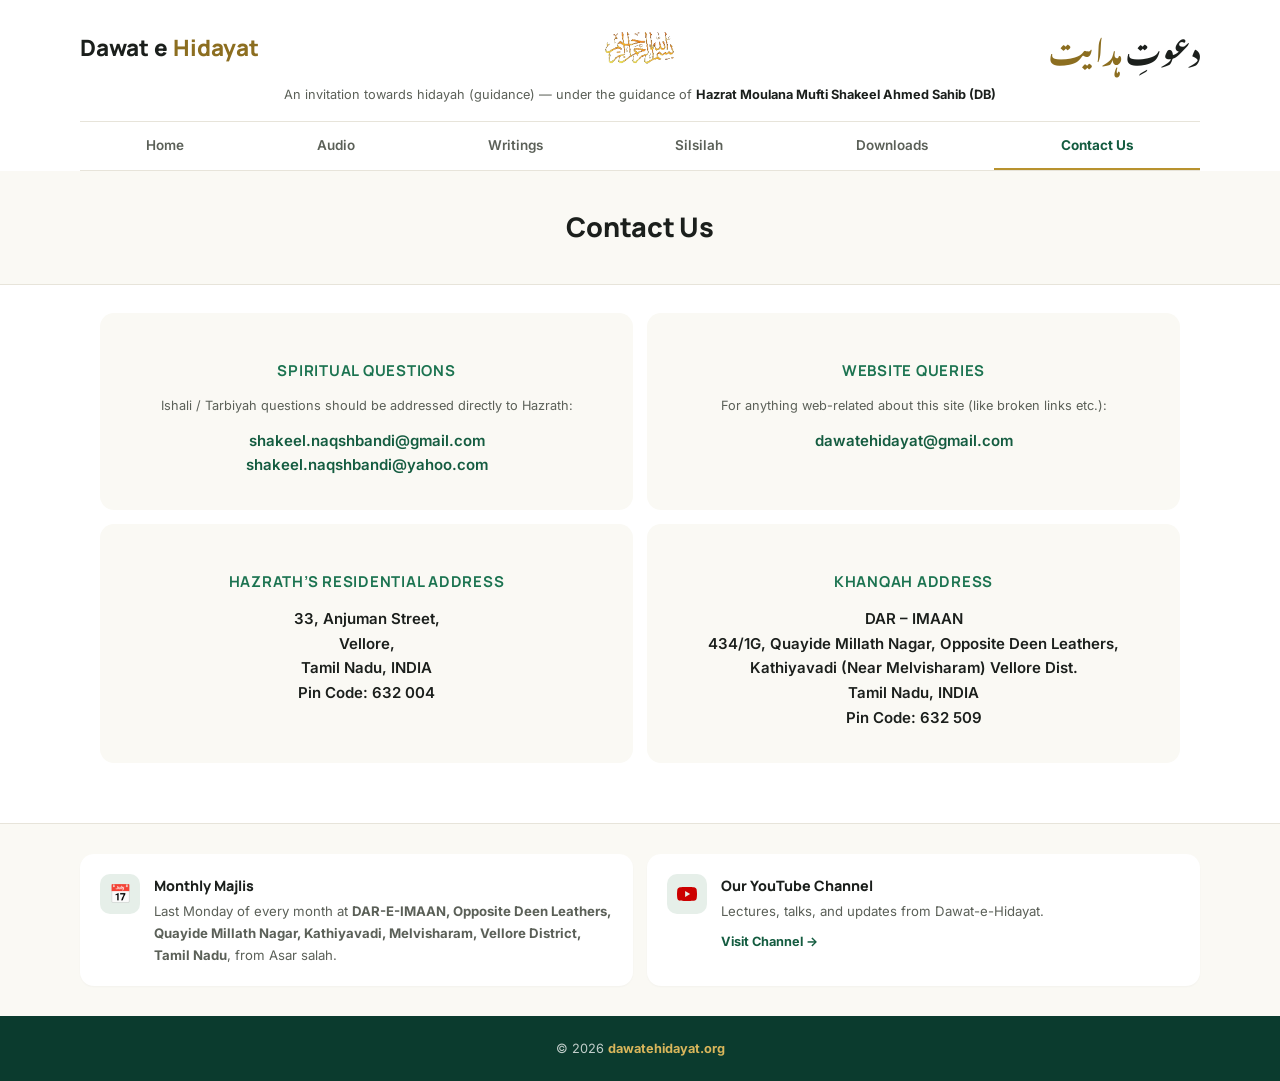
<file: contacts.html>
<!DOCTYPE html>
<html lang="en">
<head>
<meta charset="UTF-8" />
<meta name="viewport" content="width=device-width, initial-scale=1.0" />
<title>Dawat-e-Hidayat &mdash; Contact Us</title>
<meta name="description" content="Dawat-e-Hidayat - An invitation towards hidayah (guidance). Tasawwuf, the traditional Islamic science of self-improvement and spirituality, under the guidance of Hazrat Moulana Mufti Shakeel Ahmed Sahib (DB)." />
<meta name="keywords" content="Dawat-e-Hidayat, dawatehidayat, Tasawwuf, spirituality, sufi, Naqshbandi, Mujaddidi, Mufti Shakeel Ahmed, Zulfiqar Ahmad Naqshbandi, tariqah, deoband" />
<link rel="stylesheet" href="style.css" />
<link rel="preconnect" href="https://fonts.googleapis.com" />
<link rel="preconnect" href="https://fonts.gstatic.com" crossorigin />
<link href="https://fonts.googleapis.com/css2?family=Manrope:wght@400;500;600;700;800&family=Inter:wght@400;500;600;700&family=Noto+Nastaliq+Urdu:wght@400;700&family=Noto+Sans+Tamil:wght@400;700&display=swap" rel="stylesheet" />
</head>
<body>

<a class="skip-link" href="#main">Skip to main content</a>

<header id="header">
	<div class="header-inner">
		<a href="index.html" class="logo-en">Dawat e <span class="accent">Hidayat</span></a>
		<img src="images/bsmllh.gif" alt="Bismillah ir-Rahman ir-Rahim" class="bismillah-img" width="220" height="59" />
		<a href="index.html" class="logo-ur" lang="ur" dir="rtl">&#1583;&#1593;&#1608;&#1578;&#1616; <span class="accent">&#1729;&#1583;&#1575;&#1740;&#1578;</span></a>
	</div>
	<p id="byline">An invitation towards hidayah (guidance) &mdash; under the guidance of <strong>Hazrat Moulana Mufti Shakeel Ahmed Sahib (DB)</strong></p>
</header>

<nav id="menu" aria-label="Primary">
	<div class="menu-bar">
		<span class="menu-title">Menu</span>
		<button id="menu-toggle" class="menu-toggle" type="button" aria-expanded="false" aria-controls="menu-list">
			<span class="sr-only">Toggle menu</span>
			<span class="hamburger"></span>
		</button>
	</div>
	<ul id="menu-list">
		<li><a href="index.html">Home</a></li>
		<li class="has-dropdown">
			<a href="audio.html">Audio</a>
			<ul class="dropdown-content">
				<li><a href="audio_majlis.html">Monthly &amp; Weekly Majlis</a></li>
				<li><a href="audio_general.html">General Talks</a></li>
				<li><a href="audio_ramazan.html">Ramazan Lectures</a></li>
				<li><a href="audio_juma.html">Juma Bayaan</a></li>
			</ul>
		</li>
		<li><a href="writings.html">Writings</a></li>
		<li><a href="silsilah.html">Silsilah</a></li>
		<li class="has-dropdown">
			<a href="downloads.html">Downloads</a>
			<ul class="dropdown-content">
				<li><a href="16line_quran.html">Quran (16 Line)</a></li>
				<li><a href="13line_quran.html">Quran (13 Line)</a></li>
				<li><a href="salat_time_today.html">Today&rsquo;s Salah Times</a></li>
				<li><a href="salat_time_monthly.html">Monthly Salah Times</a></li>
			</ul>
		</li>
		<li class="current"><a href="contacts.html" aria-current="page">Contact Us</a></li>
	</ul>
</nav>

<div class="page-hero">
	<div class="page-hero-inner">
		<h1>Contact Us</h1>
	</div>
</div>

<div id="content-wrap">
	<main id="main">


		<div class="contact-cards">
			<div class="contact-card">
				<h3>Spiritual Questions</h3>
				<p class="contact-desc">Ishali / Tarbiyah questions should be addressed directly to Hazrath:</p>
				<p><a href="mailto:shakeel.naqshbandi@gmail.com">shakeel.naqshbandi@gmail.com</a><br />
				<a href="mailto:shakeel.naqshbandi@yahoo.com">shakeel.naqshbandi@yahoo.com</a></p>
			</div>

			<div class="contact-card">
				<h3>Website Queries</h3>
				<p class="contact-desc">For anything web-related about this site (like broken links etc.):</p>
				<p><a href="mailto:dawatehidayat@gmail.com">dawatehidayat@gmail.com</a></p>
			</div>

			<div class="contact-card">
				<h3>Hazrath&rsquo;s Residential Address</h3>
				<p>33, Anjuman Street,<br />
				Vellore,<br />
				Tamil Nadu, INDIA<br />
				Pin Code: 632 004</p>
			</div>

			<div class="contact-card">
				<h3>Khanqah Address</h3>
				<p>DAR &ndash; IMAAN<br />
				434/1G, Quayide Millath Nagar, Opposite Deen Leathers,<br />
				Kathiyavadi (Near Melvisharam) Vellore Dist.<br />
				Tamil Nadu, INDIA<br />
				Pin Code: 632 509</p>
			</div>
		</div>

	</main>
</div>

<section class="info-section">
	<div class="info-inner">
		<div class="info-card">
			<span class="info-card-icon" aria-hidden="true">&#128197;</span>
			<div>
				<h3>Monthly Majlis</h3>
				<p>Last Monday of every month at <strong>DAR-E-IMAAN, Opposite Deen Leathers, Quayide Millath Nagar, Kathiyavadi, Melvisharam, Vellore District, Tamil Nadu</strong>, from Asar salah.</p>
			</div>
		</div>
		<div class="info-card">
			<span class="info-card-icon" aria-hidden="true">
				<svg class="yt-icon" viewBox="0 0 24 24" aria-hidden="true">
					<path d="M23.498 6.186a2.999 2.999 0 0 0-2.112-2.122C19.5 3.5 12 3.5 12 3.5s-7.5 0-9.386.564A2.999 2.999 0 0 0 .502 6.186 31.02 31.02 0 0 0 0 12a31.02 31.02 0 0 0 .502 5.814 2.999 2.999 0 0 0 2.112 2.122C4.5 20.5 12 20.5 12 20.5s7.5 0 9.386-.564a2.999 2.999 0 0 0 2.112-2.122A31.02 31.02 0 0 0 24 12a31.02 31.02 0 0 0-.502-5.814ZM9.75 15.5v-7l6 3.5-6 3.5Z" />
				</svg>
			</span>
			<div>
				<h3>Our YouTube Channel</h3>
				<p>Lectures, talks, and updates from Dawat-e-Hidayat.</p>
				<a class="youtube-link" href="https://www.youtube.com/@dawatehidayat" target="_blank" rel="noopener" aria-label="Visit Dawat-e-Hidayat YouTube Channel">Visit Channel &rarr;</a>
			</div>
		</div>
	</div>
</section>

<footer id="footer">
	<p>&copy; <span id="footer-year">2026</span> <a href="https://dawatehidayat.org"><strong>dawatehidayat.org</strong></a></p>
</footer>

<script>
	var toggle = document.getElementById('menu-toggle');
	var menuList = document.getElementById('menu-list');
	toggle.addEventListener('click', function () {
		var isOpen = menuList.classList.toggle('open');
		toggle.setAttribute('aria-expanded', isOpen);
	});

	document.getElementById('footer-year').textContent = new Date().getFullYear();
</script>

</body>
</html>
</file>
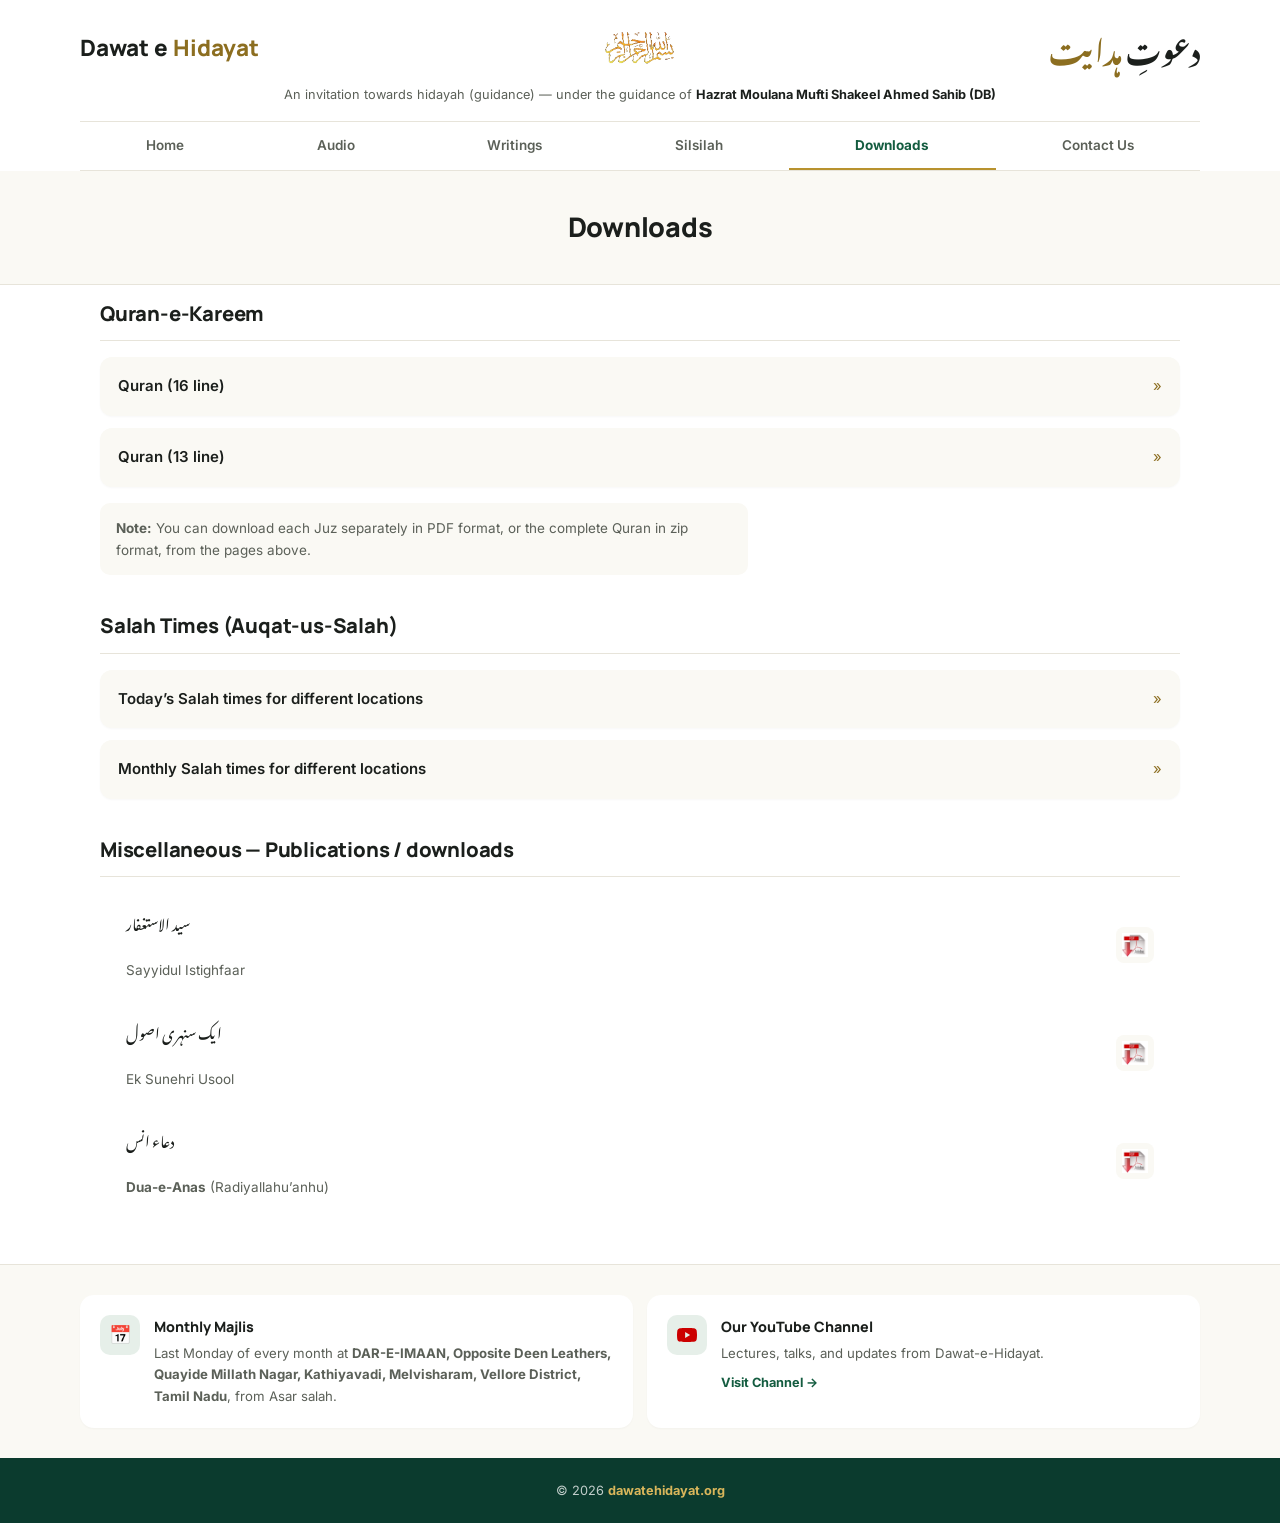
<file: downloads.html>
<!DOCTYPE html>
<html lang="en">
<head>
<meta charset="UTF-8" />
<meta name="viewport" content="width=device-width, initial-scale=1.0" />
<title>Dawat-e-Hidayat &mdash; Downloads</title>
<meta name="description" content="Dawat-e-Hidayat - An invitation towards hidayah (guidance). Tasawwuf, the traditional Islamic science of self-improvement and spirituality, under the guidance of Hazrat Moulana Mufti Shakeel Ahmed Sahib (DB)." />
<meta name="keywords" content="Dawat-e-Hidayat, dawatehidayat, Tasawwuf, spirituality, sufi, Naqshbandi, Mujaddidi, Mufti Shakeel Ahmed, Zulfiqar Ahmad Naqshbandi, tariqah, deoband" />
<link rel="stylesheet" href="style.css" />
<link rel="preconnect" href="https://fonts.googleapis.com" />
<link rel="preconnect" href="https://fonts.gstatic.com" crossorigin />
<link href="https://fonts.googleapis.com/css2?family=Manrope:wght@400;500;600;700;800&family=Inter:wght@400;500;600;700&family=Noto+Nastaliq+Urdu:wght@400;700&family=Noto+Sans+Tamil:wght@400;700&display=swap" rel="stylesheet" />
</head>
<body>

<a class="skip-link" href="#main">Skip to main content</a>

<header id="header">
	<div class="header-inner">
		<a href="index.html" class="logo-en">Dawat e <span class="accent">Hidayat</span></a>
		<img src="images/bsmllh.gif" alt="Bismillah ir-Rahman ir-Rahim" class="bismillah-img" width="220" height="59" />
		<a href="index.html" class="logo-ur" lang="ur" dir="rtl">&#1583;&#1593;&#1608;&#1578;&#1616; <span class="accent">&#1729;&#1583;&#1575;&#1740;&#1578;</span></a>
	</div>
	<p id="byline">An invitation towards hidayah (guidance) &mdash; under the guidance of <strong>Hazrat Moulana Mufti Shakeel Ahmed Sahib (DB)</strong></p>
</header>

<nav id="menu" aria-label="Primary">
	<div class="menu-bar">
		<span class="menu-title">Menu</span>
		<button id="menu-toggle" class="menu-toggle" type="button" aria-expanded="false" aria-controls="menu-list">
			<span class="sr-only">Toggle menu</span>
			<span class="hamburger"></span>
		</button>
	</div>
	<ul id="menu-list">
		<li><a href="index.html">Home</a></li>
		<li class="has-dropdown">
			<a href="audio.html">Audio</a>
			<ul class="dropdown-content">
				<li><a href="audio_majlis.html">Monthly &amp; Weekly Majlis</a></li>
				<li><a href="audio_general.html">General Talks</a></li>
				<li><a href="audio_ramazan.html">Ramazan Lectures</a></li>
				<li><a href="audio_juma.html">Juma Bayaan</a></li>
			</ul>
		</li>
		<li><a href="writings.html">Writings</a></li>
		<li><a href="silsilah.html">Silsilah</a></li>
		<li class="current has-dropdown">
			<a href="downloads.html" aria-current="page">Downloads</a>
			<ul class="dropdown-content">
				<li><a href="16line_quran.html">Quran (16 Line)</a></li>
				<li><a href="13line_quran.html">Quran (13 Line)</a></li>
				<li><a href="salat_time_today.html">Today&rsquo;s Salah Times</a></li>
				<li><a href="salat_time_monthly.html">Monthly Salah Times</a></li>
			</ul>
		</li>
		<li><a href="contacts.html">Contact Us</a></li>
	</ul>
</nav>

<div class="page-hero">
	<div class="page-hero-inner">
		<h1>Downloads</h1>
	</div>
</div>

<div id="content-wrap">
	<main id="main">

		<h2 style="text-transform:none">Quran-e-Kareem</h2>

		<ul class="link-grid">
			<li class="link-card"><a href="16line_quran.html">Quran (16 line) <span class="arrow">&raquo;</span></a></li>
			<li class="link-card"><a href="13line_quran.html">Quran (13 line) <span class="arrow">&raquo;</span></a></li>
		</ul>
		<p class="post-footer">
			<strong>Note:</strong> You can download each Juz separately in PDF format, or the complete Quran in zip format, from the pages above.
		</p>

		<h2 style="text-transform:none">Salah Times (Auqat-us-Salah)</h2>
		<ul class="link-grid">
			<li class="link-card"><a href="salat_time_today.html">Today&rsquo;s Salah times for different locations <span class="arrow">&raquo;</span></a></li>
			<li class="link-card"><a href="salat_time_monthly.html">Monthly Salah times for different locations <span class="arrow">&raquo;</span></a></li>
		</ul>

		<h2>Miscellaneous &mdash; <span style="text-transform:none">Publications / downloads</span></h2>
		<ul class="pub-grid">
			<li class="pub-item">
				<span class="pub-title"><span class="native-title" lang="ur" dir="rtl">&#1587;&#1740;&#1583; &#1575;&#1604;&#1575;&#1587;&#1578;&#1594;&#1601;&#1575;&#1585;</span><br />Sayyidul Istighfaar</span>
				<a class="pub-dl" href="https://dawatehidayat.org/images/title/urdu/Dua_Syedul_Istagfar.jpg" target="_blank" rel="noopener"><img src="images/pdf_icon_jpg.jpg" alt="Download" /></a>
			</li>
			<li class="pub-item">
				<span class="pub-title"><span class="native-title" lang="ur" dir="rtl">&#1575;&#1740;&#1705; &#1587;&#1606;&#1729;&#1585;&#1740; &#1575;&#1589;&#1608;&#1604;</span><br />Ek Sunehri Usool</span>
				<a class="pub-dl" href="https://dawatehidayat.org/downloads/misc/ek_sunehri_usool.pdf" target="_blank" rel="noopener"><img src="images/pdf_icon_jpg.jpg" alt="Download" /></a>
			</li>
			<li class="pub-item">
				<span class="pub-title"><span class="native-title" lang="ur" dir="rtl">&#1583;&#1593;&#1575;&#1569; &#1575;&#1606;&#1587;</span><br /><strong>Dua-e-Anas</strong> (Radiyallahu&rsquo;anhu)</span>
				<a class="pub-dl" href="https://dawatehidayat.org/downloads/misc/dua_e_anas_ra.pdf" target="_blank" rel="noopener"><img src="images/pdf_icon_jpg.jpg" alt="Download" /></a>
			</li>
		</ul>

	</main>
</div>

<section class="info-section">
	<div class="info-inner">
		<div class="info-card">
			<span class="info-card-icon" aria-hidden="true">&#128197;</span>
			<div>
				<h3>Monthly Majlis</h3>
				<p>Last Monday of every month at <strong>DAR-E-IMAAN, Opposite Deen Leathers, Quayide Millath Nagar, Kathiyavadi, Melvisharam, Vellore District, Tamil Nadu</strong>, from Asar salah.</p>
			</div>
		</div>
		<div class="info-card">
			<span class="info-card-icon" aria-hidden="true">
				<svg class="yt-icon" viewBox="0 0 24 24" aria-hidden="true">
					<path d="M23.498 6.186a2.999 2.999 0 0 0-2.112-2.122C19.5 3.5 12 3.5 12 3.5s-7.5 0-9.386.564A2.999 2.999 0 0 0 .502 6.186 31.02 31.02 0 0 0 0 12a31.02 31.02 0 0 0 .502 5.814 2.999 2.999 0 0 0 2.112 2.122C4.5 20.5 12 20.5 12 20.5s7.5 0 9.386-.564a2.999 2.999 0 0 0 2.112-2.122A31.02 31.02 0 0 0 24 12a31.02 31.02 0 0 0-.502-5.814ZM9.75 15.5v-7l6 3.5-6 3.5Z" />
				</svg>
			</span>
			<div>
				<h3>Our YouTube Channel</h3>
				<p>Lectures, talks, and updates from Dawat-e-Hidayat.</p>
				<a class="youtube-link" href="https://www.youtube.com/@dawatehidayat" target="_blank" rel="noopener" aria-label="Visit Dawat-e-Hidayat YouTube Channel">Visit Channel &rarr;</a>
			</div>
		</div>
	</div>
</section>

<footer id="footer">
	<p>&copy; <span id="footer-year">2026</span> <a href="https://dawatehidayat.org"><strong>dawatehidayat.org</strong></a></p>
</footer>

<script>
	var toggle = document.getElementById('menu-toggle');
	var menuList = document.getElementById('menu-list');
	toggle.addEventListener('click', function () {
		var isOpen = menuList.classList.toggle('open');
		toggle.setAttribute('aria-expanded', isOpen);
	});

	document.getElementById('footer-year').textContent = new Date().getFullYear();
</script>

</body>
</html>
</file>
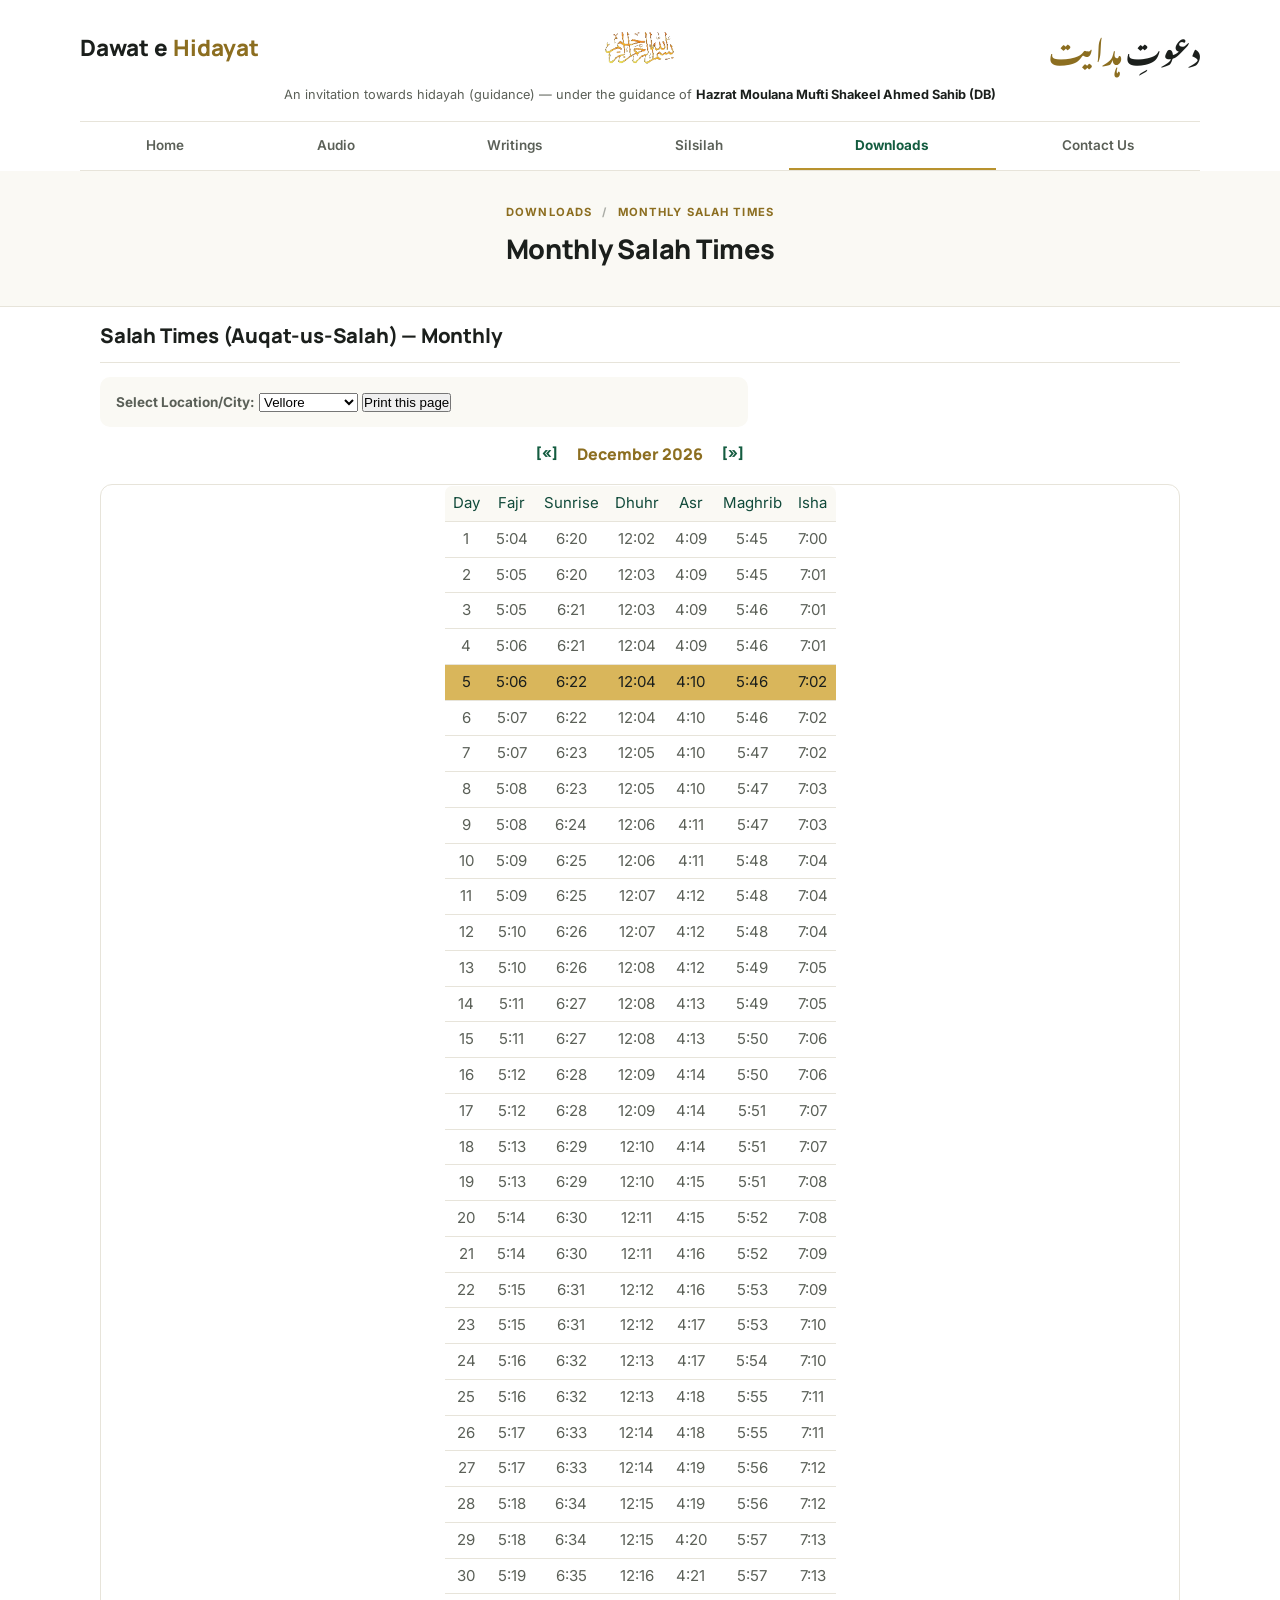
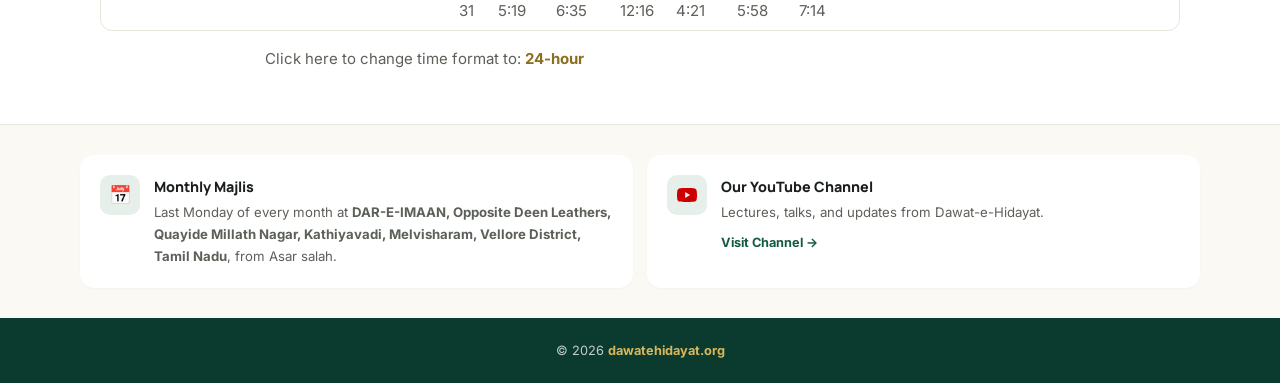
<file: salat_time_monthly.html>
<!DOCTYPE html>
<html lang="en">
<head>
<meta charset="UTF-8" />
<meta name="viewport" content="width=device-width, initial-scale=1.0" />
<title>Dawat-e-Hidayat &mdash; Monthly Salah Times</title>
<meta name="description" content="Dawat-e-Hidayat - An invitation towards hidayah (guidance). Tasawwuf, the traditional Islamic science of self-improvement and spirituality, under the guidance of Hazrat Moulana Mufti Shakeel Ahmed Sahib (DB)." />
<meta name="keywords" content="Dawat-e-Hidayat, dawatehidayat, Tasawwuf, spirituality, sufi, Naqshbandi, Mujaddidi, Mufti Shakeel Ahmed, Zulfiqar Ahmad Naqshbandi, tariqah, deoband" />
<link rel="stylesheet" href="style.css" />
<link rel="preconnect" href="https://fonts.googleapis.com" />
<link rel="preconnect" href="https://fonts.gstatic.com" crossorigin />
<link href="https://fonts.googleapis.com/css2?family=Manrope:wght@400;500;600;700;800&family=Inter:wght@400;500;600;700&family=Noto+Nastaliq+Urdu:wght@400;700&family=Noto+Sans+Tamil:wght@400;700&display=swap" rel="stylesheet" />
<script type="text/javascript" src="js/PrayTimes.js"></script>
<script type="text/javascript" src="js/dateFormat.js"></script>
<style>
	#timetable { border-width: 1px; border-style: solid; border-collapse: collapse; border-color: #E7E4DA; width: 9em; margin: 0 auto; border-radius: 8px; overflow: hidden; }
	#timetable td, #timetable th, .timetable td { border-width: 0 0 1px 0; border-spacing: 1px; padding: 5px 8px; border-style: solid; border-color: #E7E4DA; }
	#timetable th { color: #114A3A; text-align: center; font-weight: 700; background-color: #FAF9F4; }
	.timetable { border-width: 1px; border-style: solid; border-collapse: collapse; border-color: #E7E4DA; margin: 10px auto; border-radius: 8px; overflow: hidden; }
	.head-row { color: #114A3A; background-color: #FAF9F4; }
	.today-row { background-color: #D9B65B; color: #1B1F1C; }
	.caption { color: #8C6E20; text-align: center; width: 10em; font: 800 16px 'Manrope', Arial, sans-serif; }
	.arrow { font-weight: bold; text-decoration: none; color: #145C40; }
	.arrow:hover { text-decoration: underline; }
	.command { font-weight: bold; text-decoration: none; color: #8C6E20; }
	.command:hover { text-decoration: underline; }
</style>
</head>
<body>

<a class="skip-link" href="#main">Skip to main content</a>

<header id="header">
	<div class="header-inner">
		<a href="index.html" class="logo-en">Dawat e <span class="accent">Hidayat</span></a>
		<img src="images/bsmllh.gif" alt="Bismillah ir-Rahman ir-Rahim" class="bismillah-img" width="220" height="59" />
		<a href="index.html" class="logo-ur" lang="ur" dir="rtl">&#1583;&#1593;&#1608;&#1578;&#1616; <span class="accent">&#1729;&#1583;&#1575;&#1740;&#1578;</span></a>
	</div>
	<p id="byline">An invitation towards hidayah (guidance) &mdash; under the guidance of <strong>Hazrat Moulana Mufti Shakeel Ahmed Sahib (DB)</strong></p>
</header>

<nav id="menu" aria-label="Primary">
	<div class="menu-bar">
		<span class="menu-title">Menu</span>
		<button id="menu-toggle" class="menu-toggle" type="button" aria-expanded="false" aria-controls="menu-list">
			<span class="sr-only">Toggle menu</span>
			<span class="hamburger"></span>
		</button>
	</div>
	<ul id="menu-list">
		<li><a href="index.html">Home</a></li>
		<li class="has-dropdown">
			<a href="audio.html">Audio</a>
			<ul class="dropdown-content">
				<li><a href="audio_majlis.html">Monthly &amp; Weekly Majlis</a></li>
				<li><a href="audio_general.html">General Talks</a></li>
				<li><a href="audio_ramazan.html">Ramazan Lectures</a></li>
				<li><a href="audio_juma.html">Juma Bayaan</a></li>
			</ul>
		</li>
		<li><a href="writings.html">Writings</a></li>
		<li><a href="silsilah.html">Silsilah</a></li>
		<li class="has-dropdown current">
			<a href="downloads.html">Downloads</a>
			<ul class="dropdown-content">
				<li><a href="16line_quran.html">Quran (16 Line)</a></li>
				<li><a href="13line_quran.html">Quran (13 Line)</a></li>
				<li><a href="salat_time_today.html">Today&rsquo;s Salah Times</a></li>
				<li class="current"><a href="salat_time_monthly.html" aria-current="page">Monthly Salah Times</a></li>
			</ul>
		</li>
		<li><a href="contacts.html">Contact Us</a></li>
	</ul>
</nav>

<div class="page-hero">
	<div class="page-hero-inner">
		<p class="page-hero-crumb">Downloads <span>/</span> Monthly Salah Times</p>
		<h1>Monthly Salah Times</h1>
	</div>
</div>

<div id="content-wrap">
	<main id="main">

		<h2>Salah Times (Auqat-us-Salah) &mdash; Monthly</h2>

		<p class="post-footer">
			<label for="location"><strong>Select Location/City:</strong></label>
			<select id="location" onchange="update()">
				<option value="Vellore" selected="selected">Vellore</option>
				<option value="Vaniyambadi">Vaniyambadi</option>
				<option value="Ambur">Ambur</option>
				<option value="Melvisharam">Melvisharam</option>
				<option value="Chennai">Chennai</option>
				<option value="Salem">Salem</option>
			</select>
			<button type="button" onclick="window.print()">Print this page</button>
		</p>

		<table align="center" width="100%" border="0">
			<tr>
				<td align="right"><a href="javascript:displayMonth(-1)" class="arrow">[&laquo;]</a></td>
				<td id="table-title" class="caption"></td>
				<td><a href="javascript:displayMonth(1)" class="arrow">[&raquo;]</a></td>
			</tr>
		</table>

		<div class="table-scroll">
			<table id="timetable" class="timetable">
				<tbody></tbody>
			</table>
		</div>

		<p class="align-center">
			Click here to change time format to: <a id="time-format" href="javascript:switchFormat(1)" title="Change clock format" class="command"></a>
		</p>

		<script type="text/javascript">
			var currentDate = new Date();
			var timeFormat = 1;

			function displayMonth(offset) {
				var lat = 12.916517, lng = 79.132499;
				var timeZone = 5.5, dst = 0, method = 'Karachi';
				var loc = $('location').value;

				if (loc == 'Vellore') { lat = 12.916517; lng = 79.132499; }
				else if (loc == 'Vaniyambadi') { lat = 12.695032; lng = 78.621885; }
				else if (loc == 'Ambur') { lat = 12.790361; lng = 78.716608; }
				else if (loc == 'Melvisharam') { lat = 12.915116; lng = 79.281759; }
				else if (loc == 'Chennai') { lat = 13.052414; lng = 80.250825; }
				else if (loc == 'Salem') { lat = 11.664325; lng = 78.146014; }

				prayTimes.setMethod(method);
				prayTimes.adjust({asr: 'Hanafi'});
				currentDate.setMonth(currentDate.getMonth() + 1 * offset);
				var month = currentDate.getMonth();
				var year = currentDate.getFullYear();
				$('table-title').innerHTML = monthFullName(month) + ' ' + year;
				makeTable(year, month, lat, lng, timeZone, dst);
			}

			function makeTable(year, month, lat, lng, timeZone, dst) {
				var items = {day: 'Day', fajr: 'Fajr', sunrise: 'Sunrise', dhuhr: 'Dhuhr', asr: 'Asr', maghrib: 'Maghrib', isha: 'Isha'};
				var tbody = document.createElement('tbody');
				tbody.appendChild(makeTableRow(items, items, 'head-row'));

				var date = new Date(year, month, 1);
				var endDate = new Date(year, month + 1, 1);
				var format = timeFormat ? '12hNS' : '24h';

				while (date < endDate) {
					var times = prayTimes.getTimes(date, [lat, lng], timeZone, dst, format);
					times.day = date.getDate();
					var today = new Date();
					var isToday = (date.getMonth() == today.getMonth()) && (date.getDate() == today.getDate()) && (date.getFullYear() == today.getFullYear());
					tbody.appendChild(makeTableRow(times, items, isToday ? 'today-row' : ''));
					date.setDate(date.getDate() + 1);
				}
				removeAllChild($('timetable'));
				$('timetable').appendChild(tbody);
			}

			function makeTableRow(data, items, klass) {
				var row = document.createElement('tr');
				for (var i in items) {
					var cell = document.createElement('td');
					cell.innerHTML = data[i];
					cell.style.width = i == 'day' ? '2.5em' : '3.7em';
					cell.align = 'center';
					row.appendChild(cell);
				}
				row.className = klass;
				return row;
			}

			function removeAllChild(node) {
				if (!node) return;
				while (node.firstChild) node.removeChild(node.firstChild);
			}

			function switchFormat(offset) {
				var formats = ['12-hour', '24-hour'];
				timeFormat = (timeFormat + offset) % 2;
				$('time-format').innerHTML = formats[timeFormat];
				update();
			}

			function update() { displayMonth(0); }

			function monthFullName(month) {
				var monthName = ['January', 'February', 'March', 'April', 'May', 'June', 'July', 'August', 'September', 'October', 'November', 'December'];
				return monthName[month];
			}

			function $(id) { return document.getElementById(id); }

			switchFormat(0);
		</script>

	</main>
</div>

<section class="info-section">
	<div class="info-inner">
		<div class="info-card">
			<span class="info-card-icon" aria-hidden="true">&#128197;</span>
			<div>
				<h3>Monthly Majlis</h3>
				<p>Last Monday of every month at <strong>DAR-E-IMAAN, Opposite Deen Leathers, Quayide Millath Nagar, Kathiyavadi, Melvisharam, Vellore District, Tamil Nadu</strong>, from Asar salah.</p>
			</div>
		</div>
		<div class="info-card">
			<span class="info-card-icon" aria-hidden="true">
				<svg class="yt-icon" viewBox="0 0 24 24" aria-hidden="true">
					<path d="M23.498 6.186a2.999 2.999 0 0 0-2.112-2.122C19.5 3.5 12 3.5 12 3.5s-7.5 0-9.386.564A2.999 2.999 0 0 0 .502 6.186 31.02 31.02 0 0 0 0 12a31.02 31.02 0 0 0 .502 5.814 2.999 2.999 0 0 0 2.112 2.122C4.5 20.5 12 20.5 12 20.5s7.5 0 9.386-.564a2.999 2.999 0 0 0 2.112-2.122A31.02 31.02 0 0 0 24 12a31.02 31.02 0 0 0-.502-5.814ZM9.75 15.5v-7l6 3.5-6 3.5Z" />
				</svg>
			</span>
			<div>
				<h3>Our YouTube Channel</h3>
				<p>Lectures, talks, and updates from Dawat-e-Hidayat.</p>
				<a class="youtube-link" href="https://www.youtube.com/@dawatehidayat" target="_blank" rel="noopener" aria-label="Visit Dawat-e-Hidayat YouTube Channel">Visit Channel &rarr;</a>
			</div>
		</div>
	</div>
</section>

<footer id="footer">
	<p>&copy; <span id="footer-year">2026</span> <a href="https://dawatehidayat.org"><strong>dawatehidayat.org</strong></a></p>
</footer>

<script>
	var toggle = document.getElementById('menu-toggle');
	var menuList = document.getElementById('menu-list');
	toggle.addEventListener('click', function () {
		var isOpen = menuList.classList.toggle('open');
		toggle.setAttribute('aria-expanded', isOpen);
	});

	document.getElementById('footer-year').textContent = new Date().getFullYear();
</script>

</body>
</html>
</file>
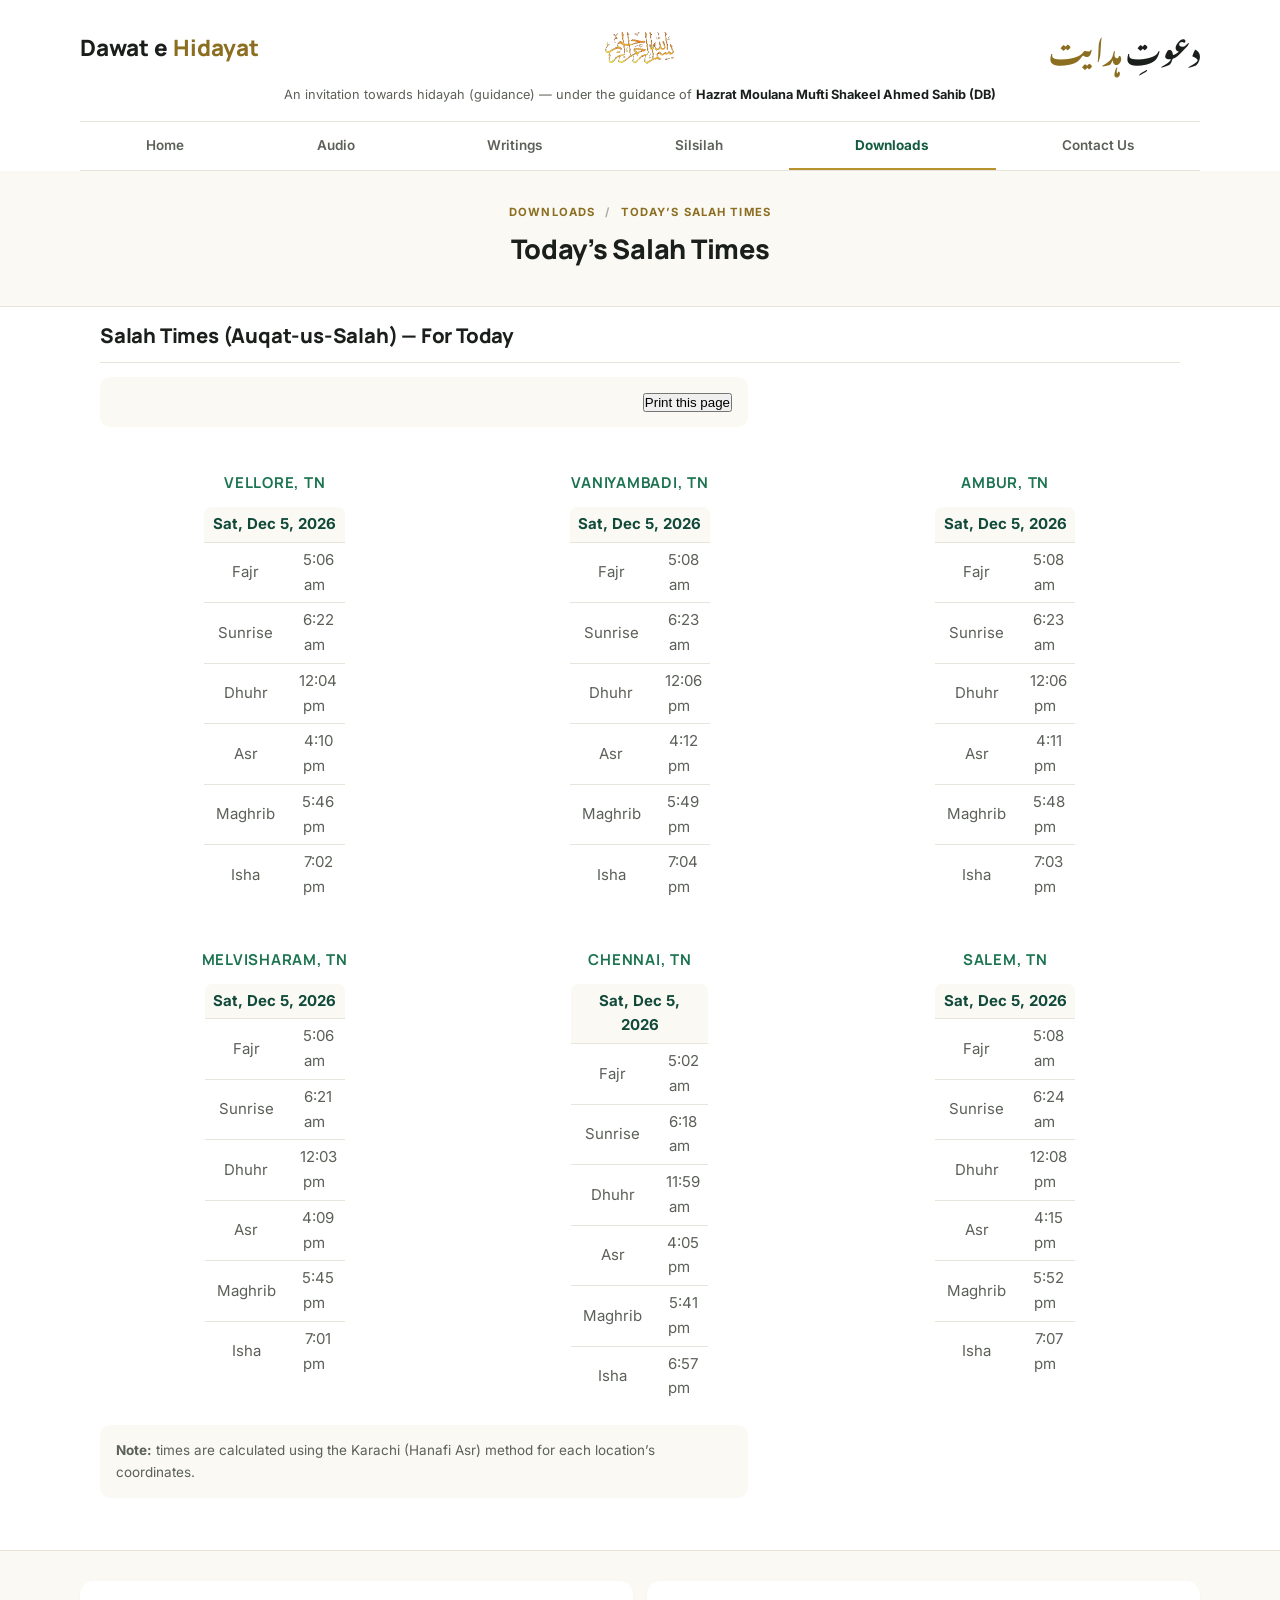
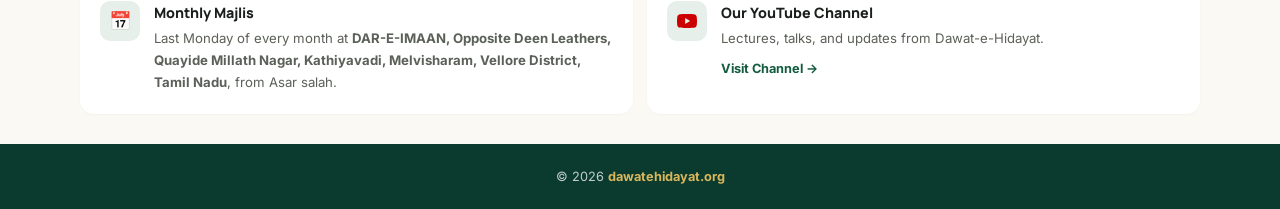
<file: salat_time_today.html>
<!DOCTYPE html>
<html lang="en">
<head>
<meta charset="UTF-8" />
<meta name="viewport" content="width=device-width, initial-scale=1.0" />
<title>Dawat-e-Hidayat &mdash; Today&rsquo;s Salah Times</title>
<meta name="description" content="Dawat-e-Hidayat - An invitation towards hidayah (guidance). Tasawwuf, the traditional Islamic science of self-improvement and spirituality, under the guidance of Hazrat Moulana Mufti Shakeel Ahmed Sahib (DB)." />
<meta name="keywords" content="Dawat-e-Hidayat, dawatehidayat, Tasawwuf, spirituality, sufi, Naqshbandi, Mujaddidi, Mufti Shakeel Ahmed, Zulfiqar Ahmad Naqshbandi, tariqah, deoband" />
<link rel="stylesheet" href="style.css" />
<link rel="preconnect" href="https://fonts.googleapis.com" />
<link rel="preconnect" href="https://fonts.gstatic.com" crossorigin />
<link href="https://fonts.googleapis.com/css2?family=Manrope:wght@400;500;600;700;800&family=Inter:wght@400;500;600;700&family=Noto+Nastaliq+Urdu:wght@400;700&family=Noto+Sans+Tamil:wght@400;700&display=swap" rel="stylesheet" />
<script type="text/javascript" src="js/PrayTimes.js"></script>
<script type="text/javascript" src="js/dateFormat.js"></script>
<style>
	#timetable { border-width: 1px; border-style: solid; border-collapse: collapse; border-color: #E7E4DA; width: 9em; margin: 0 auto; border-radius: 8px; overflow: hidden; }
	#timetable td, #timetable th, .timetable td { border-width: 0 0 1px 0; border-spacing: 1px; padding: 5px 8px; border-style: solid; border-color: #E7E4DA; }
	#timetable th { color: #114A3A; text-align: center; font-weight: 700; background-color: #FAF9F4; }
	.timetable { border-width: 1px; border-style: solid; border-collapse: collapse; border-color: #E7E4DA; margin: 10px auto; border-radius: 8px; overflow: hidden; }
	.head-row { color: #114A3A; background-color: #FAF9F4; }
	.today-row { background-color: #D9B65B; color: #1B1F1C; }
	.caption { color: #8C6E20; text-align: center; width: 10em; font: 800 16px 'Manrope', Arial, sans-serif; }
	.arrow { font-weight: bold; text-decoration: none; color: #145C40; }
	.arrow:hover { text-decoration: underline; }
	.command { font-weight: bold; text-decoration: none; color: #8C6E20; }
	.command:hover { text-decoration: underline; }
</style>
</head>
<body>

<a class="skip-link" href="#main">Skip to main content</a>

<header id="header">
	<div class="header-inner">
		<a href="index.html" class="logo-en">Dawat e <span class="accent">Hidayat</span></a>
		<img src="images/bsmllh.gif" alt="Bismillah ir-Rahman ir-Rahim" class="bismillah-img" width="220" height="59" />
		<a href="index.html" class="logo-ur" lang="ur" dir="rtl">&#1583;&#1593;&#1608;&#1578;&#1616; <span class="accent">&#1729;&#1583;&#1575;&#1740;&#1578;</span></a>
	</div>
	<p id="byline">An invitation towards hidayah (guidance) &mdash; under the guidance of <strong>Hazrat Moulana Mufti Shakeel Ahmed Sahib (DB)</strong></p>
</header>

<nav id="menu" aria-label="Primary">
	<div class="menu-bar">
		<span class="menu-title">Menu</span>
		<button id="menu-toggle" class="menu-toggle" type="button" aria-expanded="false" aria-controls="menu-list">
			<span class="sr-only">Toggle menu</span>
			<span class="hamburger"></span>
		</button>
	</div>
	<ul id="menu-list">
		<li><a href="index.html">Home</a></li>
		<li class="has-dropdown">
			<a href="audio.html">Audio</a>
			<ul class="dropdown-content">
				<li><a href="audio_majlis.html">Monthly &amp; Weekly Majlis</a></li>
				<li><a href="audio_general.html">General Talks</a></li>
				<li><a href="audio_ramazan.html">Ramazan Lectures</a></li>
				<li><a href="audio_juma.html">Juma Bayaan</a></li>
			</ul>
		</li>
		<li><a href="writings.html">Writings</a></li>
		<li><a href="silsilah.html">Silsilah</a></li>
		<li class="has-dropdown current">
			<a href="downloads.html">Downloads</a>
			<ul class="dropdown-content">
				<li><a href="16line_quran.html">Quran (16 Line)</a></li>
				<li><a href="13line_quran.html">Quran (13 Line)</a></li>
				<li class="current"><a href="salat_time_today.html" aria-current="page">Today&rsquo;s Salah Times</a></li>
				<li><a href="salat_time_monthly.html">Monthly Salah Times</a></li>
			</ul>
		</li>
		<li><a href="contacts.html">Contact Us</a></li>
	</ul>
</nav>

<div class="page-hero">
	<div class="page-hero-inner">
		<p class="page-hero-crumb">Downloads <span>/</span> Today&rsquo;s Salah Times</p>
		<h1>Today&rsquo;s Salah Times</h1>
	</div>
</div>

<div id="content-wrap">
	<main id="main">

		<h2>Salah Times (Auqat-us-Salah) &mdash; For Today</h2>

		<p class="post-footer align-right"><button type="button" onclick="window.print()">Print this page</button></p>

		<div id="printTable">
			<div class="salat-city-grid">
				<div class="salat-city">
					<h3>Vellore, TN</h3>
					<div id="vellore"></div>
				</div>
				<div class="salat-city">
					<h3>Vaniyambadi, TN</h3>
					<div id="vaniyambadi"></div>
				</div>
				<div class="salat-city">
					<h3>Ambur, TN</h3>
					<div id="ambur"></div>
				</div>
				<div class="salat-city">
					<h3>Melvisharam, TN</h3>
					<div id="melvisharam"></div>
				</div>
				<div class="salat-city">
					<h3>Chennai, TN</h3>
					<div id="chennai"></div>
				</div>
				<div class="salat-city">
					<h3>Salem, TN</h3>
					<div id="salem"></div>
				</div>
			</div>
		</div>

		<script type="text/javascript">
			prayTimes.setMethod('Karachi');
			prayTimes.adjust({asr: 'Hanafi'});

			var date = new Date();
			var list = ['Fajr', 'Sunrise', 'Dhuhr', 'Asr', 'Maghrib', 'Isha'];
			var locations = {
				vaniyambadi: [12.695032, 78.621885],
				vellore: [12.916517, 79.132499],
				chennai: [13.052414, 80.250825],
				melvisharam: [12.915116, 79.281759],
				ambur: [12.790361, 78.716608],
				salem: [11.664325, 78.146014]
			};

			for (var id in locations) {
				var times = prayTimes.getTimes(date, locations[id], 5.5, 0, '12h');
				var html = '<table id="timetable"><tr><th colspan="2">' + dateFormat(date, "ddd, mmm d, yyyy") + '</th></tr>';
				for (var i in list) {
					html += '<tr><td>&nbsp;' + list[i] + '&nbsp;</td><td align="center">&nbsp;' + times[list[i].toLowerCase()] + '&nbsp;</td></tr>';
				}
				html += '</table>';
				document.getElementById(id).innerHTML = html;
			}
		</script>

		<p class="post-footer">
			<strong>Note:</strong> times are calculated using the Karachi (Hanafi Asr) method for each location&rsquo;s coordinates.
		</p>

	</main>
</div>

<section class="info-section">
	<div class="info-inner">
		<div class="info-card">
			<span class="info-card-icon" aria-hidden="true">&#128197;</span>
			<div>
				<h3>Monthly Majlis</h3>
				<p>Last Monday of every month at <strong>DAR-E-IMAAN, Opposite Deen Leathers, Quayide Millath Nagar, Kathiyavadi, Melvisharam, Vellore District, Tamil Nadu</strong>, from Asar salah.</p>
			</div>
		</div>
		<div class="info-card">
			<span class="info-card-icon" aria-hidden="true">
				<svg class="yt-icon" viewBox="0 0 24 24" aria-hidden="true">
					<path d="M23.498 6.186a2.999 2.999 0 0 0-2.112-2.122C19.5 3.5 12 3.5 12 3.5s-7.5 0-9.386.564A2.999 2.999 0 0 0 .502 6.186 31.02 31.02 0 0 0 0 12a31.02 31.02 0 0 0 .502 5.814 2.999 2.999 0 0 0 2.112 2.122C4.5 20.5 12 20.5 12 20.5s7.5 0 9.386-.564a2.999 2.999 0 0 0 2.112-2.122A31.02 31.02 0 0 0 24 12a31.02 31.02 0 0 0-.502-5.814ZM9.75 15.5v-7l6 3.5-6 3.5Z" />
				</svg>
			</span>
			<div>
				<h3>Our YouTube Channel</h3>
				<p>Lectures, talks, and updates from Dawat-e-Hidayat.</p>
				<a class="youtube-link" href="https://www.youtube.com/@dawatehidayat" target="_blank" rel="noopener" aria-label="Visit Dawat-e-Hidayat YouTube Channel">Visit Channel &rarr;</a>
			</div>
		</div>
	</div>
</section>

<footer id="footer">
	<p>&copy; <span id="footer-year">2026</span> <a href="https://dawatehidayat.org"><strong>dawatehidayat.org</strong></a></p>
</footer>

<script>
	var toggle = document.getElementById('menu-toggle');
	var menuList = document.getElementById('menu-list');
	toggle.addEventListener('click', function () {
		var isOpen = menuList.classList.toggle('open');
		toggle.setAttribute('aria-expanded', isOpen);
	});

	document.getElementById('footer-year').textContent = new Date().getFullYear();
</script>

</body>
</html>
</file>
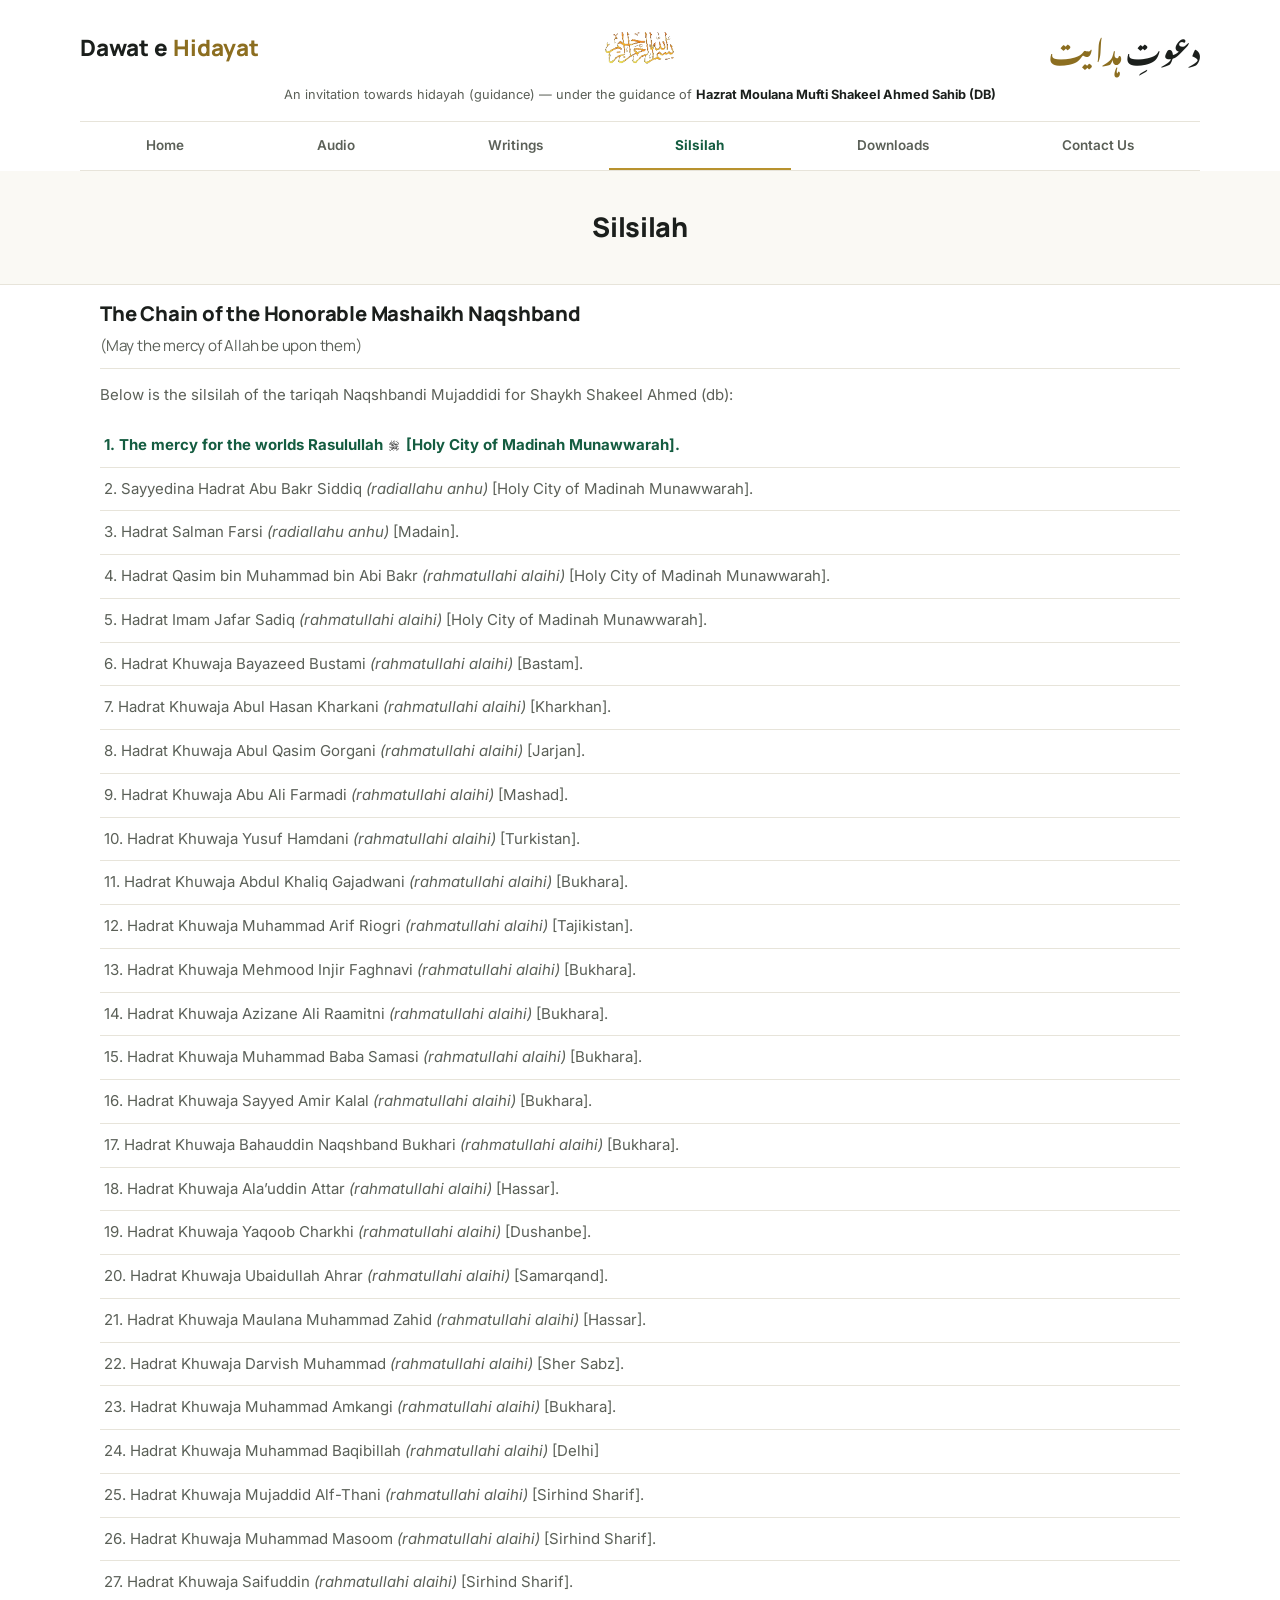
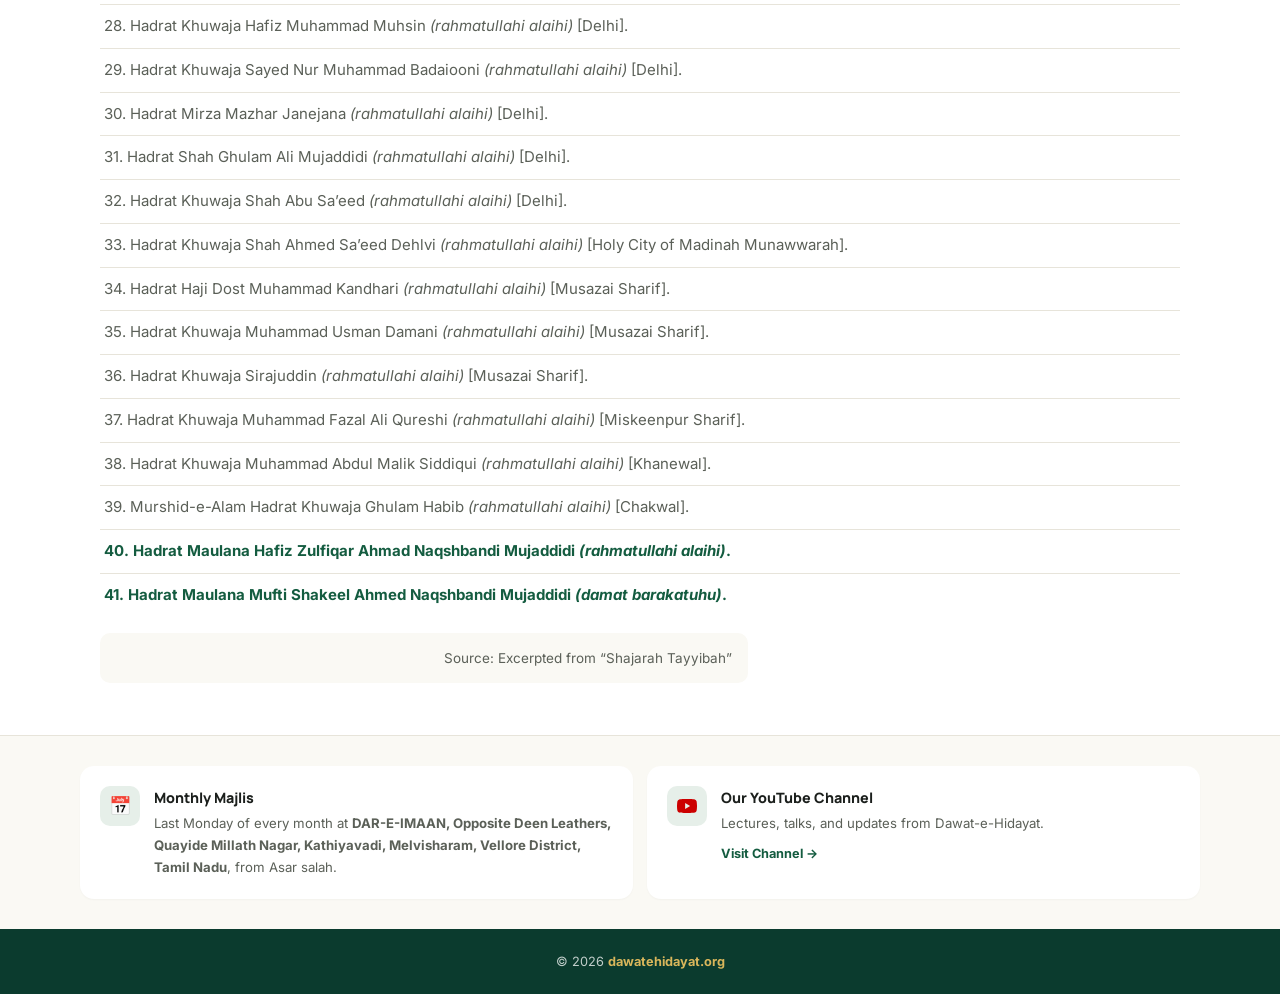
<file: silsilah.html>
<!DOCTYPE html>
<html lang="en">
<head>
<meta charset="UTF-8" />
<meta name="viewport" content="width=device-width, initial-scale=1.0" />
<title>Dawat-e-Hidayat &mdash; Silsilah</title>
<meta name="description" content="Dawat-e-Hidayat - An invitation towards hidayah (guidance). Tasawwuf, the traditional Islamic science of self-improvement and spirituality, under the guidance of Hazrat Moulana Mufti Shakeel Ahmed Sahib (DB)." />
<meta name="keywords" content="Dawat-e-Hidayat, dawatehidayat, Tasawwuf, spirituality, sufi, Naqshbandi, Mujaddidi, Mufti Shakeel Ahmed, Zulfiqar Ahmad Naqshbandi, tariqah, deoband" />
<link rel="stylesheet" href="style.css" />
<link rel="preconnect" href="https://fonts.googleapis.com" />
<link rel="preconnect" href="https://fonts.gstatic.com" crossorigin />
<link href="https://fonts.googleapis.com/css2?family=Manrope:wght@400;500;600;700;800&family=Inter:wght@400;500;600;700&family=Noto+Nastaliq+Urdu:wght@400;700&family=Noto+Sans+Tamil:wght@400;700&display=swap" rel="stylesheet" />
</head>
<body>

<a class="skip-link" href="#main">Skip to main content</a>

<header id="header">
	<div class="header-inner">
		<a href="index.html" class="logo-en">Dawat e <span class="accent">Hidayat</span></a>
		<img src="images/bsmllh.gif" alt="Bismillah ir-Rahman ir-Rahim" class="bismillah-img" width="220" height="59" />
		<a href="index.html" class="logo-ur" lang="ur" dir="rtl">&#1583;&#1593;&#1608;&#1578;&#1616; <span class="accent">&#1729;&#1583;&#1575;&#1740;&#1578;</span></a>
	</div>
	<p id="byline">An invitation towards hidayah (guidance) &mdash; under the guidance of <strong>Hazrat Moulana Mufti Shakeel Ahmed Sahib (DB)</strong></p>
</header>

<nav id="menu" aria-label="Primary">
	<div class="menu-bar">
		<span class="menu-title">Menu</span>
		<button id="menu-toggle" class="menu-toggle" type="button" aria-expanded="false" aria-controls="menu-list">
			<span class="sr-only">Toggle menu</span>
			<span class="hamburger"></span>
		</button>
	</div>
	<ul id="menu-list">
		<li><a href="index.html">Home</a></li>
		<li class="has-dropdown">
			<a href="audio.html">Audio</a>
			<ul class="dropdown-content">
				<li><a href="audio_majlis.html">Monthly &amp; Weekly Majlis</a></li>
				<li><a href="audio_general.html">General Talks</a></li>
				<li><a href="audio_ramazan.html">Ramazan Lectures</a></li>
				<li><a href="audio_juma.html">Juma Bayaan</a></li>
			</ul>
		</li>
		<li><a href="writings.html">Writings</a></li>
		<li class="current"><a href="silsilah.html" aria-current="page">Silsilah</a></li>
		<li class="has-dropdown">
			<a href="downloads.html">Downloads</a>
			<ul class="dropdown-content">
				<li><a href="16line_quran.html">Quran (16 Line)</a></li>
				<li><a href="13line_quran.html">Quran (13 Line)</a></li>
				<li><a href="salat_time_today.html">Today&rsquo;s Salah Times</a></li>
				<li><a href="salat_time_monthly.html">Monthly Salah Times</a></li>
			</ul>
		</li>
		<li><a href="contacts.html">Contact Us</a></li>
	</ul>
</nav>

<div class="page-hero">
	<div class="page-hero-inner">
		<h1>Silsilah</h1>
	</div>
</div>

<div id="content-wrap">
	<main id="main">


		<h2>The Chain of the Honorable Mashaikh Naqshband <span class="attribution">(May the mercy of Allah be upon them)</span></h2>

		<p>Below is the silsilah of the tariqah Naqshbandi Mujaddidi for Shaykh Shakeel Ahmed (db):</p>

		<ol class="silsilah-list">
			<li><strong>1. The mercy for the worlds Rasulullah <img src="images/sws.gif" width="15" height="15" alt="(SAW)" class="honorific" /> [Holy City of Madinah Munawwarah].</strong></li>
			<li>2. Sayyedina Hadrat Abu Bakr Siddiq <em>(radiallahu anhu)</em> [Holy City of Madinah Munawwarah].</li>
			<li>3. Hadrat Salman Farsi <em>(radiallahu anhu)</em> [Madain].</li>
			<li>4. Hadrat Qasim bin Muhammad bin Abi Bakr <em>(rahmatullahi alaihi)</em> [Holy City of Madinah Munawwarah].</li>
			<li>5. Hadrat Imam Jafar Sadiq <em>(rahmatullahi alaihi)</em> [Holy City of Madinah Munawwarah].</li>
			<li>6. Hadrat Khuwaja Bayazeed Bustami <em>(rahmatullahi alaihi)</em> [Bastam].</li>
			<li>7. Hadrat Khuwaja Abul Hasan Kharkani <em>(rahmatullahi alaihi)</em> [Kharkhan].</li>
			<li>8. Hadrat Khuwaja Abul Qasim Gorgani <em>(rahmatullahi alaihi)</em> [Jarjan].</li>
			<li>9. Hadrat Khuwaja Abu Ali Farmadi <em>(rahmatullahi alaihi)</em> [Mashad].</li>
			<li>10. Hadrat Khuwaja Yusuf Hamdani <em>(rahmatullahi alaihi)</em> [Turkistan].</li>
			<li>11. Hadrat Khuwaja Abdul Khaliq Gajadwani <em>(rahmatullahi alaihi)</em> [Bukhara].</li>
			<li>12. Hadrat Khuwaja Muhammad Arif Riogri <em>(rahmatullahi alaihi)</em> [Tajikistan].</li>
			<li>13. Hadrat Khuwaja Mehmood Injir Faghnavi <em>(rahmatullahi alaihi)</em> [Bukhara].</li>
			<li>14. Hadrat Khuwaja Azizane Ali Raamitni <em>(rahmatullahi alaihi)</em> [Bukhara].</li>
			<li>15. Hadrat Khuwaja Muhammad Baba Samasi <em>(rahmatullahi alaihi)</em> [Bukhara].</li>
			<li>16. Hadrat Khuwaja Sayyed Amir Kalal <em>(rahmatullahi alaihi)</em> [Bukhara].</li>
			<li>17. Hadrat Khuwaja Bahauddin Naqshband Bukhari <em>(rahmatullahi alaihi)</em> [Bukhara].</li>
			<li>18. Hadrat Khuwaja Ala&rsquo;uddin Attar <em>(rahmatullahi alaihi)</em> [Hassar].</li>
			<li>19. Hadrat Khuwaja Yaqoob Charkhi <em>(rahmatullahi alaihi)</em> [Dushanbe].</li>
			<li>20. Hadrat Khuwaja Ubaidullah Ahrar <em>(rahmatullahi alaihi)</em> [Samarqand].</li>
			<li>21. Hadrat Khuwaja Maulana Muhammad Zahid <em>(rahmatullahi alaihi)</em> [Hassar].</li>
			<li>22. Hadrat Khuwaja Darvish Muhammad <em>(rahmatullahi alaihi)</em> [Sher Sabz].</li>
			<li>23. Hadrat Khuwaja Muhammad Amkangi <em>(rahmatullahi alaihi)</em> [Bukhara].</li>
			<li>24. Hadrat Khuwaja Muhammad Baqibillah <em>(rahmatullahi alaihi)</em> [Delhi]</li>
			<li>25. Hadrat Khuwaja Mujaddid Alf-Thani <em>(rahmatullahi alaihi)</em> [Sirhind Sharif].</li>
			<li>26. Hadrat Khuwaja Muhammad Masoom <em>(rahmatullahi alaihi)</em> [Sirhind Sharif].</li>
			<li>27. Hadrat Khuwaja Saifuddin <em>(rahmatullahi alaihi)</em> [Sirhind Sharif].</li>
			<li>28. Hadrat Khuwaja Hafiz Muhammad Muhsin <em>(rahmatullahi alaihi)</em> [Delhi].</li>
			<li>29. Hadrat Khuwaja Sayed Nur Muhammad Badaiooni <em>(rahmatullahi alaihi)</em> [Delhi].</li>
			<li>30. Hadrat Mirza Mazhar Janejana <em>(rahmatullahi alaihi)</em> [Delhi].</li>
			<li>31. Hadrat Shah Ghulam Ali Mujaddidi <em>(rahmatullahi alaihi)</em> [Delhi].</li>
			<li>32. Hadrat Khuwaja Shah Abu Sa&rsquo;eed <em>(rahmatullahi alaihi)</em> [Delhi].</li>
			<li>33. Hadrat Khuwaja Shah Ahmed Sa&rsquo;eed Dehlvi <em>(rahmatullahi alaihi)</em> [Holy City of Madinah Munawwarah].</li>
			<li>34. Hadrat Haji Dost Muhammad Kandhari <em>(rahmatullahi alaihi)</em> [Musazai Sharif].</li>
			<li>35. Hadrat Khuwaja Muhammad Usman Damani <em>(rahmatullahi alaihi)</em> [Musazai Sharif].</li>
			<li>36. Hadrat Khuwaja Sirajuddin <em>(rahmatullahi alaihi)</em> [Musazai Sharif].</li>
			<li>37. Hadrat Khuwaja Muhammad Fazal Ali Qureshi <em>(rahmatullahi alaihi)</em> [Miskeenpur Sharif].</li>
			<li>38. Hadrat Khuwaja Muhammad Abdul Malik Siddiqui <em>(rahmatullahi alaihi)</em> [Khanewal].</li>
			<li>39. Murshid-e-Alam Hadrat Khuwaja Ghulam Habib <em>(rahmatullahi alaihi)</em> [Chakwal].</li>
			<li><strong>40. Hadrat Maulana Hafiz Zulfiqar Ahmad Naqshbandi Mujaddidi <em>(rahmatullahi alaihi)</em>.</strong></li>
			<li><strong>41. Hadrat Maulana Mufti Shakeel Ahmed Naqshbandi Mujaddidi <em>(damat barakatuhu)</em>.</strong></li>
		</ol>

		<p class="post-footer align-right">Source: Excerpted from &ldquo;Shajarah Tayyibah&rdquo;</p>

	</main>
</div>

<section class="info-section">
	<div class="info-inner">
		<div class="info-card">
			<span class="info-card-icon" aria-hidden="true">&#128197;</span>
			<div>
				<h3>Monthly Majlis</h3>
				<p>Last Monday of every month at <strong>DAR-E-IMAAN, Opposite Deen Leathers, Quayide Millath Nagar, Kathiyavadi, Melvisharam, Vellore District, Tamil Nadu</strong>, from Asar salah.</p>
			</div>
		</div>
		<div class="info-card">
			<span class="info-card-icon" aria-hidden="true">
				<svg class="yt-icon" viewBox="0 0 24 24" aria-hidden="true">
					<path d="M23.498 6.186a2.999 2.999 0 0 0-2.112-2.122C19.5 3.5 12 3.5 12 3.5s-7.5 0-9.386.564A2.999 2.999 0 0 0 .502 6.186 31.02 31.02 0 0 0 0 12a31.02 31.02 0 0 0 .502 5.814 2.999 2.999 0 0 0 2.112 2.122C4.5 20.5 12 20.5 12 20.5s7.5 0 9.386-.564a2.999 2.999 0 0 0 2.112-2.122A31.02 31.02 0 0 0 24 12a31.02 31.02 0 0 0-.502-5.814ZM9.75 15.5v-7l6 3.5-6 3.5Z" />
				</svg>
			</span>
			<div>
				<h3>Our YouTube Channel</h3>
				<p>Lectures, talks, and updates from Dawat-e-Hidayat.</p>
				<a class="youtube-link" href="https://www.youtube.com/@dawatehidayat" target="_blank" rel="noopener" aria-label="Visit Dawat-e-Hidayat YouTube Channel">Visit Channel &rarr;</a>
			</div>
		</div>
	</div>
</section>

<footer id="footer">
	<p>&copy; <span id="footer-year">2026</span> <a href="https://dawatehidayat.org"><strong>dawatehidayat.org</strong></a></p>
</footer>

<script>
	var toggle = document.getElementById('menu-toggle');
	var menuList = document.getElementById('menu-list');
	toggle.addEventListener('click', function () {
		var isOpen = menuList.classList.toggle('open');
		toggle.setAttribute('aria-expanded', isOpen);
	});

	document.getElementById('footer-year').textContent = new Date().getFullYear();
</script>

</body>
</html>
</file>
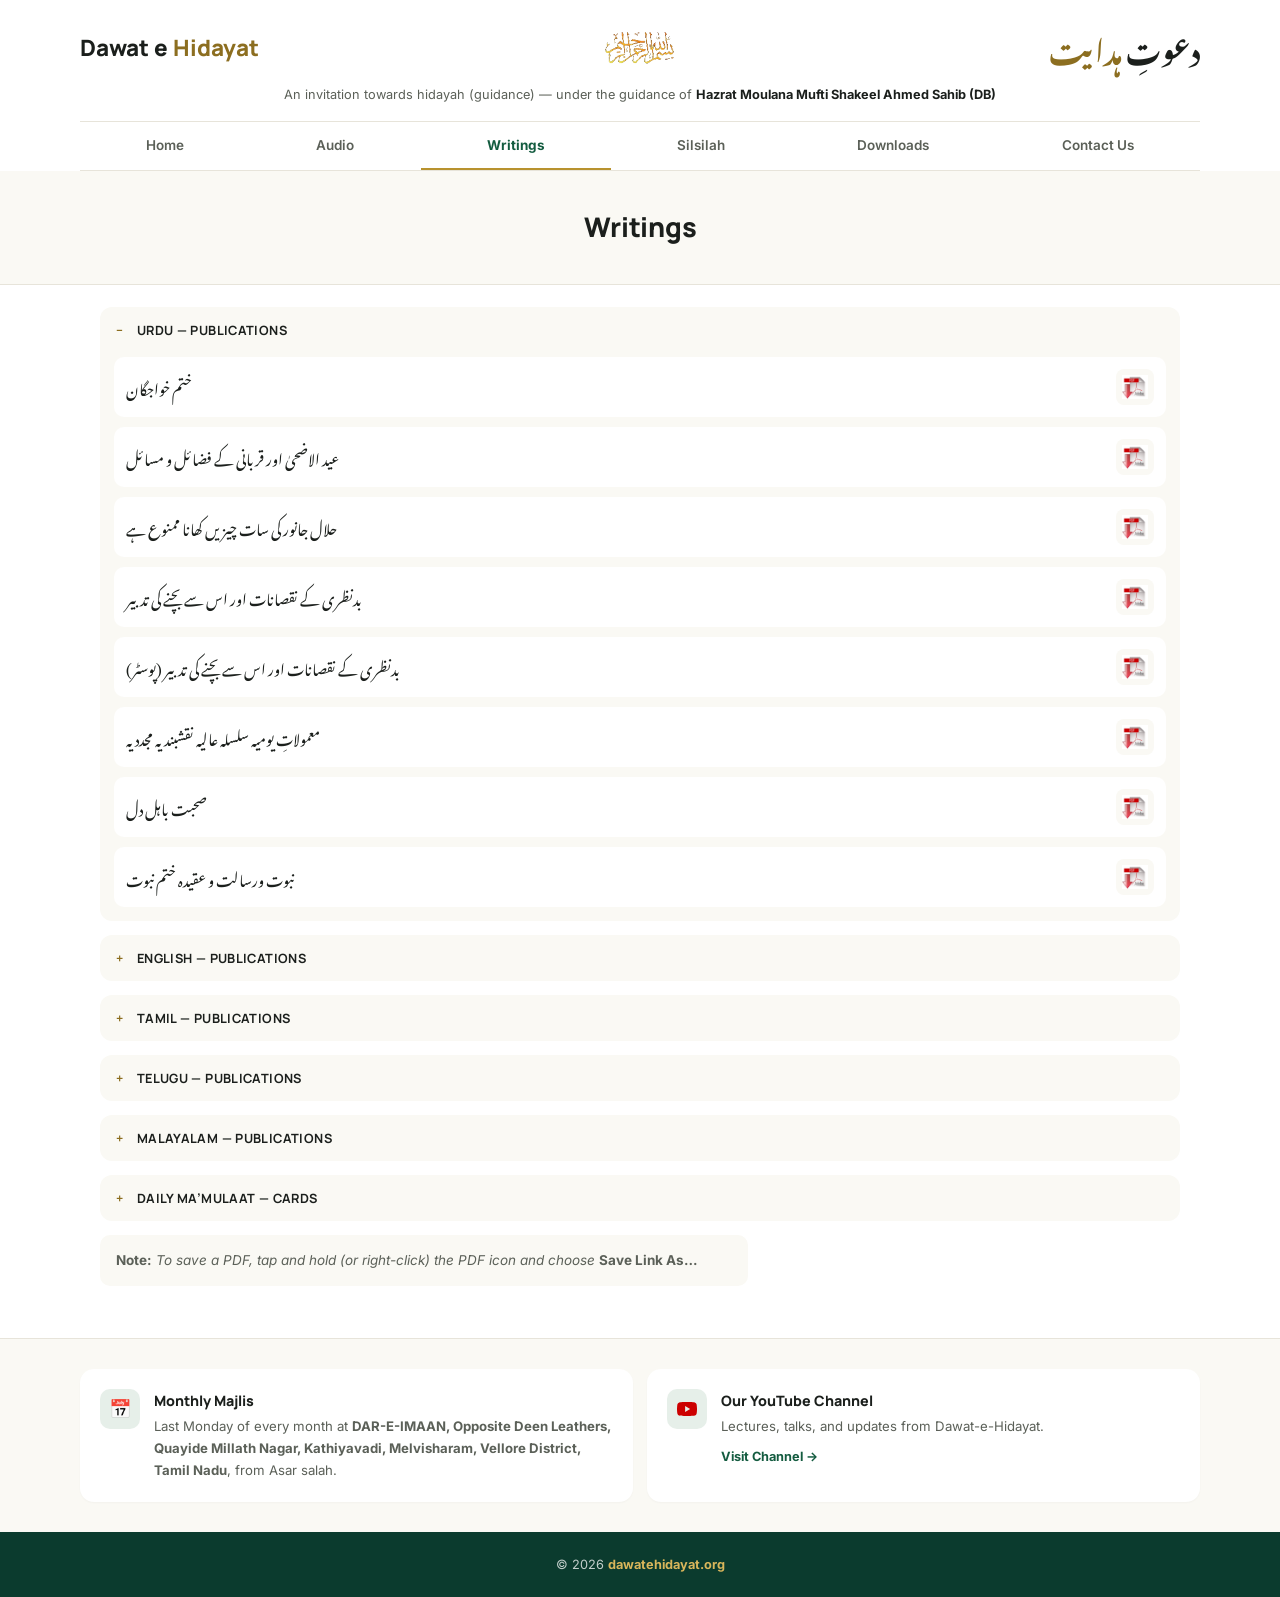
<file: writings.html>
<!DOCTYPE html>
<html lang="en">
<head>
<meta charset="UTF-8" />
<meta name="viewport" content="width=device-width, initial-scale=1.0" />
<title>Dawat-e-Hidayat &mdash; Writings</title>
<meta name="description" content="Dawat-e-Hidayat - An invitation towards hidayah (guidance). Tasawwuf, the traditional Islamic science of self-improvement and spirituality, under the guidance of Hazrat Moulana Mufti Shakeel Ahmed Sahib (DB)." />
<meta name="keywords" content="Dawat-e-Hidayat, dawatehidayat, Tasawwuf, spirituality, sufi, Naqshbandi, Mujaddidi, Mufti Shakeel Ahmed, Zulfiqar Ahmad Naqshbandi, tariqah, deoband" />
<link rel="stylesheet" href="style.css" />
<link rel="preconnect" href="https://fonts.googleapis.com" />
<link rel="preconnect" href="https://fonts.gstatic.com" crossorigin />
<link href="https://fonts.googleapis.com/css2?family=Manrope:wght@400;500;600;700;800&family=Inter:wght@400;500;600;700&family=Noto+Nastaliq+Urdu:wght@400;700&family=Noto+Sans+Tamil:wght@400;700&display=swap" rel="stylesheet" />
<link rel="preconnect" href="https://fonts.googleapis.com" />
<link rel="preconnect" href="https://fonts.gstatic.com" crossorigin />
<link href="https://fonts.googleapis.com/css2?family=Noto+Nastaliq+Urdu:wght@400;700&family=Noto+Sans+Tamil:wght@400;700&display=swap" rel="stylesheet" />
</head>
<body>

<a class="skip-link" href="#main">Skip to main content</a>

<header id="header">
	<div class="header-inner">
		<a href="index.html" class="logo-en">Dawat e <span class="accent">Hidayat</span></a>
		<img src="images/bsmllh.gif" alt="Bismillah ir-Rahman ir-Rahim" class="bismillah-img" width="220" height="59" />
		<a href="index.html" class="logo-ur" lang="ur" dir="rtl">&#1583;&#1593;&#1608;&#1578;&#1616; <span class="accent">&#1729;&#1583;&#1575;&#1740;&#1578;</span></a>
	</div>
	<p id="byline">An invitation towards hidayah (guidance) &mdash; under the guidance of <strong>Hazrat Moulana Mufti Shakeel Ahmed Sahib (DB)</strong></p>
</header>

<nav id="menu" aria-label="Primary">
	<div class="menu-bar">
		<span class="menu-title">Menu</span>
		<button id="menu-toggle" class="menu-toggle" type="button" aria-expanded="false" aria-controls="menu-list">
			<span class="sr-only">Toggle menu</span>
			<span class="hamburger"></span>
		</button>
	</div>
	<ul id="menu-list">
		<li><a href="index.html">Home</a></li>
		<li class="has-dropdown">
			<a href="audio.html">Audio</a>
			<ul class="dropdown-content">
				<li><a href="audio_majlis.html">Monthly &amp; Weekly Majlis</a></li>
				<li><a href="audio_general.html">General Talks</a></li>
				<li><a href="audio_ramazan.html">Ramazan Lectures</a></li>
				<li><a href="audio_juma.html">Juma Bayaan</a></li>
			</ul>
		</li>
		<li class="current"><a href="writings.html" aria-current="page">Writings</a></li>
		<li><a href="silsilah.html">Silsilah</a></li>
		<li class="has-dropdown">
			<a href="downloads.html">Downloads</a>
			<ul class="dropdown-content">
				<li><a href="16line_quran.html">Quran (16 Line)</a></li>
				<li><a href="13line_quran.html">Quran (13 Line)</a></li>
				<li><a href="salat_time_today.html">Today&rsquo;s Salah Times</a></li>
				<li><a href="salat_time_monthly.html">Monthly Salah Times</a></li>
			</ul>
		</li>
		<li><a href="contacts.html">Contact Us</a></li>
	</ul>
</nav>

<div class="page-hero">
	<div class="page-hero-inner">
		<h1>Writings</h1>
	</div>
</div>

<div id="content-wrap">
	<main id="main">


		<details class="pub-section" open>
			<summary>Urdu &mdash; Publications</summary>
			<ul class="pub-grid">
			<li class="pub-item">
				<span class="pub-title"><span class="native-title" lang="ur" dir="rtl">ختم خواجگان</span></span>
				<a class="pub-dl" href="https://dawatehidayat.org/writings/Khathme_Khajgaan_Urdu.jpg" target="_blank" rel="noopener"><img src="images/pdf_icon_jpg.jpg" alt="Download" /></a>
			</li>
			<li class="pub-item">
				<span class="pub-title"><span class="native-title" lang="ur" dir="rtl">عید الاضحیٰ اور قربانی کے فضائل و مسائل</span></span>
				<a class="pub-dl" href="https://dawatehidayat.org/writings/qurbani_ke_fazail_aur_masail.pdf" target="_blank" rel="noopener"><img src="images/pdf_icon_jpg.jpg" alt="Download" /></a>
			</li>
			<li class="pub-item">
				<span class="pub-title"><span class="native-title" lang="ur" dir="rtl">حلال جانور کی سات چیزیں کھانا ممنوع ہے</span></span>
				<a class="pub-dl" href="https://dawatehidayat.org/writings/seven_things_not_permissible_of_halal_animal.pdf" target="_blank" rel="noopener"><img src="images/pdf_icon_jpg.jpg" alt="Download" /></a>
			</li>
			<li class="pub-item">
				<span class="pub-title"><span class="native-title" lang="ur" dir="rtl">بدنظری کے نقصانات اور اس سے بچنے کی تدبیر</span></span>
				<a class="pub-dl" href="https://dawatehidayat.org/writings/unlawful-gazes_urdu1.pdf" target="_blank" rel="noopener"><img src="images/pdf_icon_jpg.jpg" alt="Download" /></a>
			</li>
			<li class="pub-item">
				<span class="pub-title"><span class="native-title" lang="ur" dir="rtl">بدنظری کے نقصانات اور اس سے بچنے کی تدبیر (پوسٹر)</span></span>
				<a class="pub-dl" href="https://dawatehidayat.org/writings/unlawful-gazes_urdu_poster.pdf" target="_blank" rel="noopener"><img src="images/pdf_icon_jpg.jpg" alt="Download" /></a>
			</li>
			<li class="pub-item">
				<span class="pub-title"><span class="native-title" lang="ur" dir="rtl">معمولاتِ یومیہ سلسلہ عالیہ نقشبندیہ مجددیہ</span></span>
				<a class="pub-dl" href="https://dawatehidayat.org/writings/mamulat_yoemia1.pdf" target="_blank" rel="noopener"><img src="images/pdf_icon_jpg.jpg" alt="Download" /></a>
			</li>
			<li class="pub-item">
				<span class="pub-title"><span class="native-title" lang="ur" dir="rtl">صحبت باہل دل</span></span>
				<a class="pub-dl" href="https://dawatehidayat.org/writings/Sohbate_ba_ahle_dil1.pdf" target="_blank" rel="noopener"><img src="images/pdf_icon_jpg.jpg" alt="Download" /></a>
			</li>
			<li class="pub-item">
				<span class="pub-title"><span class="native-title" lang="ur" dir="rtl">نبوت ورسالت و عقیدہ ختم نبوت</span></span>
				<a class="pub-dl" href="https://dawatehidayat.org/writings/nabuwat_risalat_khatmenabuwat.pdf" target="_blank" rel="noopener"><img src="images/pdf_icon_jpg.jpg" alt="Download" /></a>
			</li>
			</ul>
		</details>

		<details class="pub-section">
			<summary>English &mdash; Publications</summary>
			<ul class="pub-grid">
			<li class="pub-item">
				<span class="pub-title"><span class="native-title" lang="ur" dir="rtl">بدنظری کے نقصانات اور اس سے بچنے کی تدبیر</span><br />Few Tips on Safeguarding onself from Sin of the Eye - 'Unlawful Gazes'</span>
				<a class="pub-dl" href="https://dawatehidayat.org/writings/unlawful-gazes_english.pdf" target="_blank" rel="noopener"><img src="images/pdf_icon_jpg.jpg" alt="Download" /></a>
			</li>
			<li class="pub-item">
				<span class="pub-title"><span class="native-title" lang="ur" dir="rtl">(پوسٹر) بدنظری کے نقصانات اور اس سے بچنے کی تدبیر</span><br />Poster</span>
				<a class="pub-dl" href="https://dawatehidayat.org/writings/unlawful-gazes_english_poster.pdf" target="_blank" rel="noopener"><img src="images/pdf_icon_jpg.jpg" alt="Download" /></a>
			</li>
			<li class="pub-item">
				<span class="pub-title"><span class="native-title" lang="ur" dir="rtl">آسان انگریزی - (حصہ اول اور دوم)</span><br />SIMPLE ENGLISH LANGUAGE (Part I &amp; II)</span>
				<a class="pub-dl" href="https://dawatehidayat.org/writings/aasan_angrezi.pdf" target="_blank" rel="noopener"><img src="images/pdf_icon_jpg.jpg" alt="Download" /></a>
			</li>
			</ul>
		</details>

		<details class="pub-section">
			<summary>Tamil &mdash; Publications</summary>
			<ul class="pub-grid">
			<li class="pub-item">
				<span class="pub-title"><span class="native-title" lang="ta">அல்லாஹ்வே நல்லவர்களின் பொறுப்பாளன்</span></span>
				<a class="pub-dl" href="https://dawatehidayat.org/writings/tamil/190826_01.pdf" target="_blank" rel="noopener"><img src="images/pdf_icon_jpg.jpg" alt="Download" /></a>
			</li>
			<li class="pub-item">
				<span class="pub-title"><span class="native-title" lang="ta">இச்சைக்கு இசையாதே</span></span>
				<a class="pub-dl" href="https://dawatehidayat.org/writings/tamil/190826_03.pdf" target="_blank" rel="noopener"><img src="images/pdf_icon_jpg.jpg" alt="Download" /></a>
			</li>
			<li class="pub-item">
				<span class="pub-title"><span class="native-title" lang="ta">கூடலின் கேடுகள்</span></span>
				<a class="pub-dl" href="https://dawatehidayat.org/writings/tamil/190826_05.pdf" target="_blank" rel="noopener"><img src="images/pdf_icon_jpg.jpg" alt="Download" /></a>
			</li>
			<li class="pub-item">
				<span class="pub-title"><span class="native-title" lang="ta">தஸவ்வுஃப் ஏன் எதற்கு</span></span>
				<a class="pub-dl" href="https://dawatehidayat.org/writings/tamil/190826_08.pdf" target="_blank" rel="noopener"><img src="images/pdf_icon_jpg.jpg" alt="Download" /></a>
			</li>
			<li class="pub-item">
				<span class="pub-title"><span class="native-title" lang="ta">தீய பார்வையின் தீங்குகள்</span></span>
				<a class="pub-dl" href="https://dawatehidayat.org/writings/tamil/190826_10.pdf" target="_blank" rel="noopener"><img src="images/pdf_icon_jpg.jpg" alt="Download" /></a>
			</li>
			<li class="pub-item">
				<span class="pub-title"><span class="native-title" lang="ta">பர்தா ஏன் அவசியம்</span></span>
				<a class="pub-dl" href="https://dawatehidayat.org/writings/tamil/190826_11.pdf" target="_blank" rel="noopener"><img src="images/pdf_icon_jpg.jpg" alt="Download" /></a>
			</li>
			<li class="pub-item">
				<span class="pub-title"><span class="native-title" lang="ta">விபச்சாரத்தின் வித்துக்கள்</span></span>
				<a class="pub-dl" href="https://dawatehidayat.org/writings/tamil/190826_13.pdf" target="_blank" rel="noopener"><img src="images/pdf_icon_jpg.jpg" alt="Download" /></a>
			</li>
			<li class="pub-item">
				<span class="pub-title"><span class="native-title" lang="ta">ஹிஜாப் எனும் மங்கையர்கள்</span></span>
				<a class="pub-dl" href="https://dawatehidayat.org/writings/tamil/190826_15.pdf" target="_blank" rel="noopener"><img src="images/pdf_icon_jpg.jpg" alt="Download" /></a>
			</li>
			<li class="pub-item">
				<span class="pub-title"><span class="native-title" lang="ta">கற்பொழுக்கம் காப்போம்</span><br />Karpozhukkam Kaappoam</span>
				<a class="pub-dl" href="https://dawatehidayat.org/writings/Karpozhukkam_Kaappoam.pdf" target="_blank" rel="noopener"><img src="images/pdf_icon_jpg.jpg" alt="Download" /></a>
			</li>
			<li class="pub-item">
				<span class="pub-title"><span class="native-title" lang="ta">இஸ்லாத்தின் கண்ணியம் பேணுவோம்</span><br />Islaaththin Kanniyam Paenuvoam</span>
				<a class="pub-dl" href="https://dawatehidayat.org/writings/Islaaththin_Kanniyam_Paenuvoam.pdf" target="_blank" rel="noopener"><img src="images/pdf_icon_jpg.jpg" alt="Download" /></a>
			</li>
			<li class="pub-item">
				<span class="pub-title"><span class="native-title" lang="ta">முஸ்லீம் பெண்மணிகளின் முன்மாதீரீ சீர்திருத்தம்</span><br />Muslim Penmanigalin Munmathiri Seerthiruttham</span>
				<a class="pub-dl" href="https://dawatehidayat.org/writings/Muslim_Pengalin_Munmaathiri.pdf" target="_blank" rel="noopener"><img src="images/pdf_icon_jpg.jpg" alt="Download" /></a>
			</li>
			<li class="pub-item">
				<span class="pub-title"><span class="native-title" lang="ta">கத்மே காஜ்கான்</span><br />Khatme Khaajgaan</span>
				<a class="pub-dl" href="https://dawatehidayat.org/writings/Khathme_Khajgaan_Tamil.jpg" target="_blank" rel="noopener"><img src="images/pdf_icon_jpg.jpg" alt="Download" /></a>
			</li>
			<li class="pub-item">
				<span class="pub-title"><span class="native-title" lang="ta">மனதூய்மையின் பரகத்துகள்</span><br />Ikhlaas Ki Barkath</span>
				<a class="pub-dl" href="https://dawatehidayat.org/writings/Ikhlaas_ki_barkath_tamil.pdf" target="_blank" rel="noopener"><img src="images/pdf_icon_jpg.jpg" alt="Download" /></a>
			</li>
			<li class="pub-item">
				<span class="pub-title"><span class="native-title" lang="ta">பாவங்களை பறைச்சாற்றும் சாட்சீகள்</span><br />Gunaahoan Ke Gawaah</span>
				<a class="pub-dl" href="https://dawatehidayat.org/writings/Gunahoan_ke_gawah_tamil.pdf" target="_blank" rel="noopener"><img src="images/pdf_icon_jpg.jpg" alt="Download" /></a>
			</li>
			<li class="pub-item">
				<span class="pub-title"><span class="native-title" lang="ta">அந்நீயப் பெண்களை பார்ப்பதீனால் ஏற்படும் வீபரீதங்கள்</span><br />Badnazri Ke Nuqsanaath</span>
				<a class="pub-dl" href="https://dawatehidayat.org/writings/badnazri_tamil.pdf" target="_blank" rel="noopener"><img src="images/pdf_icon_jpg.jpg" alt="Download" /></a>
			</li>
			<li class="pub-item">
				<span class="pub-title"><span class="native-title" lang="ta">பாவங்களால் பாழாகும் உலக வாழ்க்கை</span><br />Duniya Mein Gunaahoan Ke Asaraath</span>
				<a class="pub-dl" href="https://dawatehidayat.org/writings/Tamil_Paavangalaal_paalaagum_ulaga_waalkai.pdf" target="_blank" rel="noopener"><img src="images/pdf_icon_jpg.jpg" alt="Download" /></a>
			</li>
			<li class="pub-item">
				<span class="pub-title"><span class="native-title" lang="ta">உள்ளங்களை சீர்படுத்திக் கொள்ளுங்கள்</span><br />Apna Dil Sawaaren</span>
				<a class="pub-dl" href="https://dawatehidayat.org/writings/Tamil_Ullalangalai_seer_paduthu_kollungal.pdf" target="_blank" rel="noopener"><img src="images/pdf_icon_jpg.jpg" alt="Download" /></a>
			</li>
			<li class="pub-item">
				<span class="pub-title">Hasad</span>
				<a class="pub-dl" href="https://dawatehidayat.org/writings/hasad_tamil.pdf" target="_blank" rel="noopener"><img src="images/pdf_icon_jpg.jpg" alt="Download" /></a>
			</li>
			<li class="pub-item">
				<span class="pub-title"><span class="native-title" lang="ta">இல்லத்தரசிகளுக்கு (20) இருபது போதனைகள்</span><br />Bewi Ke Leya Bees Sunehrai Usool</span>
				<a class="pub-dl" href="https://dawatehidayat.org/writings/bewi_ke_leya_sunehrai_usool_tamil.pdf" target="_blank" rel="noopener"><img src="images/pdf_icon_jpg.jpg" alt="Download" /></a>
			</li>
			<li class="pub-item">
				<span class="pub-title"><span class="native-title" lang="ta">தடுமாறும் இளமை</span><br />Be-Dhaag Jawaani</span>
				<a class="pub-dl" href="https://dawatehidayat.org/writings/bedaag_jawani_tamil.pdf" target="_blank" rel="noopener"><img src="images/pdf_icon_jpg.jpg" alt="Download" /></a>
			</li>
			<li class="pub-item">
				<span class="pub-title"><span class="native-title" lang="ta">பாவிகளை மன்னிக்கும் பாசமான அல்லாஹ்</span><br />RAB-e-GAFFAR KA GUNAH GAROON SE PYAR</span>
				<a class="pub-dl" href="https://dawatehidayat.org/writings/rabbegaffar_ka_gunahgaron_se_pyar_tamil.pdf" target="_blank" rel="noopener"><img src="images/pdf_icon_jpg.jpg" alt="Download" /></a>
			</li>
			<li class="pub-item">
				<span class="pub-title"><span class="native-title" lang="ta">பாவத்தை விட்டு பாதுகாத்து கொள்வது எப்படி?</span><br />Gunah Se Kaise Bachein</span>
				<a class="pub-dl" href="https://dawatehidayat.org/writings/gunah_se_kaise_bachein_tamil.pdf" target="_blank" rel="noopener"><img src="images/pdf_icon_jpg.jpg" alt="Download" /></a>
			</li>
			<li class="pub-item">
				<span class="pub-title"><span class="native-title" lang="ta">பாவத்தின் பாதிப்புகள்</span><br />Gunahoon Ke Noqsanaat</span>
				<a class="pub-dl" href="https://dawatehidayat.org/writings/gunahoon_ke_noqsanaat_tamil.pdf" target="_blank" rel="noopener"><img src="images/pdf_icon_jpg.jpg" alt="Download" /></a>
			</li>
			<li class="pub-item">
				<span class="pub-title"><span class="native-title" lang="ta">ஷஜரயே தய்யிபா மற்றும் சில்சிலா நக்ஷபந்தியா முஜத்திதிய ஆலியாவின் அன்றாட அமல்கள்</span><br />Shajara e Taiyiba - Mamulat Youmia</span>
				<a class="pub-dl" href="https://dawatehidayat.org/writings/mamulat_yoemia_tamil.pdf" target="_blank" rel="noopener"><img src="images/pdf_icon_jpg.jpg" alt="Download" /></a>
			</li>
			<li class="pub-item">
				<span class="pub-title"><span class="native-title" lang="ta">கணவன் தவிர்க்க வேண்டிய அபாயகரமான 10 தவறுகள் &amp; கணவனிடம் இருக்க 10 பண்புகள்</span><br />Shohar ki dus galatiyaan | Shohar ke liye sunehrai usool</span>
				<a class="pub-dl" href="https://dawatehidayat.org/writings/shohar_ki_dus_galtiyaan_tamil.pdf" target="_blank" rel="noopener"><img src="images/pdf_icon_jpg.jpg" alt="Download" /></a>
			</li>
			</ul>
		</details>

		<details class="pub-section">
			<summary>Telugu &mdash; Publications</summary>
			<ul class="pub-grid">
			<li class="pub-item">
				<span class="pub-title">Few Tips on Safeguarding onself from Sin of the Eye - 'Unlawful Gazes' (In Telugu)</span>
				<a class="pub-dl" href="https://dawatehidayat.org/writings/unlawful-gazes_telgu.pdf" target="_blank" rel="noopener"><img src="images/pdf_icon_jpg.jpg" alt="Download" /></a>
			</li>
			<li class="pub-item">
				<span class="pub-title">Few Tips on Safeguarding onself from Sin of the Eye - 'Unlawful Gazes' (In Urdu with Telugu transliteration)</span>
				<a class="pub-dl" href="https://dawatehidayat.org/writings/unlawful-gazes_urdu_with_telgu_transliteration.pdf" target="_blank" rel="noopener"><img src="images/pdf_icon_jpg.jpg" alt="Download" /></a>
			</li>
			</ul>
		</details>

		<details class="pub-section">
			<summary>Malayalam &mdash; Publications</summary>
			<ul class="pub-grid">
			<li class="pub-item">
				<span class="pub-title">Few Tips on Safeguarding onself from Sin of the Eye - 'Unlawful Gazes' (In Malayalam)</span>
				<a class="pub-dl" href="https://dawatehidayat.org/writings/unlawful-gazes_malayalam.pdf" target="_blank" rel="noopener"><img src="images/pdf_icon_jpg.jpg" alt="Download" /></a>
			</li>
			<li class="pub-item">
				<span class="pub-title">GUNAHOON KE NOQSANAAT</span>
				<a class="pub-dl" href="https://dawatehidayat.org/writings/gunahoon_ke_noqsanaat_malayalam.pdf" target="_blank" rel="noopener"><img src="images/pdf_icon_jpg.jpg" alt="Download" /></a>
			</li>
			</ul>
		</details>

		<details class="pub-section">
			<summary>Daily Ma&rsquo;mulaat &mdash; Cards</summary>
			<ul class="pub-grid">
			<li class="pub-item">
				<span class="pub-title"><span class="native-title" lang="ur" dir="rtl">سلسلہ عالیہ نقشبندیہ کے وظائف</span><br />Daily Ma'mulaat/Wazaif (Card - I)</span>
				<a class="pub-dl" href="https://dawatehidayat.org/writings/mamulat_card_1.pdf" target="_blank" rel="noopener"><img src="images/pdf_icon_jpg.jpg" alt="Download" /></a>
			</li>
			<li class="pub-item">
				<span class="pub-title"><span class="native-title" lang="ur" dir="rtl">سلسلہ عالیہ نقشبندیہ کے وظائف</span><br />Daily Ma'mulaat/Wazaif (Card - II)</span>
				<a class="pub-dl" href="https://dawatehidayat.org/writings/mamulat_card_2.pdf" target="_blank" rel="noopener"><img src="images/pdf_icon_jpg.jpg" alt="Download" /></a>
			</li>
			<li class="pub-item">
				<span class="pub-title"><span class="native-title" lang="ur" dir="rtl">سلسلہ عالیہ نقشبندیہ کے وظائف</span><br />Daily Ma'mulaat/Wazaif (Card - III)</span>
				<a class="pub-dl" href="https://dawatehidayat.org/writings/mamulat_card_3.pdf" target="_blank" rel="noopener"><img src="images/pdf_icon_jpg.jpg" alt="Download" /></a>
			</li>
			<li class="pub-item">
				<span class="pub-title"><span class="native-title" lang="ur" dir="rtl">سلسلہ عالیہ نقشبندیہ کے وظائف</span><br />Daily Ma'mulaat/Wazaif (Card - IV)</span>
				<a class="pub-dl" href="https://dawatehidayat.org/writings/mamulat_card_4.pdf" target="_blank" rel="noopener"><img src="images/pdf_icon_jpg.jpg" alt="Download" /></a>
			</li>
			</ul>
		</details>

		<p class="post-footer">
			<strong>Note:</strong> <em>To save a PDF, tap and hold (or right-click) the PDF icon and choose</em> <strong>Save Link As&hellip;</strong>
		</p>

	</main>
</div>

<section class="info-section">
	<div class="info-inner">
		<div class="info-card">
			<span class="info-card-icon" aria-hidden="true">&#128197;</span>
			<div>
				<h3>Monthly Majlis</h3>
				<p>Last Monday of every month at <strong>DAR-E-IMAAN, Opposite Deen Leathers, Quayide Millath Nagar, Kathiyavadi, Melvisharam, Vellore District, Tamil Nadu</strong>, from Asar salah.</p>
			</div>
		</div>
		<div class="info-card">
			<span class="info-card-icon" aria-hidden="true">
				<svg class="yt-icon" viewBox="0 0 24 24" aria-hidden="true">
					<path d="M23.498 6.186a2.999 2.999 0 0 0-2.112-2.122C19.5 3.5 12 3.5 12 3.5s-7.5 0-9.386.564A2.999 2.999 0 0 0 .502 6.186 31.02 31.02 0 0 0 0 12a31.02 31.02 0 0 0 .502 5.814 2.999 2.999 0 0 0 2.112 2.122C4.5 20.5 12 20.5 12 20.5s7.5 0 9.386-.564a2.999 2.999 0 0 0 2.112-2.122A31.02 31.02 0 0 0 24 12a31.02 31.02 0 0 0-.502-5.814ZM9.75 15.5v-7l6 3.5-6 3.5Z" />
				</svg>
			</span>
			<div>
				<h3>Our YouTube Channel</h3>
				<p>Lectures, talks, and updates from Dawat-e-Hidayat.</p>
				<a class="youtube-link" href="https://www.youtube.com/@dawatehidayat" target="_blank" rel="noopener" aria-label="Visit Dawat-e-Hidayat YouTube Channel">Visit Channel &rarr;</a>
			</div>
		</div>
	</div>
</section>

<footer id="footer">
	<p>&copy; <span id="footer-year">2026</span> <a href="https://dawatehidayat.org"><strong>dawatehidayat.org</strong></a></p>
</footer>

<script>
	var toggle = document.getElementById('menu-toggle');
	var menuList = document.getElementById('menu-list');
	toggle.addEventListener('click', function () {
		var isOpen = menuList.classList.toggle('open');
		toggle.setAttribute('aria-expanded', isOpen);
	});

	document.getElementById('footer-year').textContent = new Date().getFullYear();
</script>

</body>
</html>
</file>
<file: style.css>
/* =======================================================
   Dawat-e-Hidayat — responsive stylesheet
   Modern, light, editorial layout. Emerald & gold used as
   restrained accents rather than heavy decorative blocks;
   Manrope for headings, Inter for body copy.
   ======================================================= */

:root {
	--emerald-900: #0B3B2E;
	--emerald-800: #114A3A;
	--emerald-700: #145C40;
	--emerald-600: #1B7350;
	--emerald-500: #23895F;
	--emerald-100: #E6EFE9;
	--gold: #B8922E;
	--gold-light: #D9B65B;
	--gold-dark: #8C6E20;
	--bg: #FFFFFF;
	--bg-soft: #FAF9F4;
	--ink: #1B1F1C;
	--ink-soft: #5B6058;
	--border: #E7E4DA;
	--max-width: 1120px;

	/* legacy aliases kept so older component rules keep working */
	--accent: var(--emerald-600);
	--accent-dark: var(--emerald-800);
	--accent-gold: var(--gold);
	--text: var(--ink-soft);
	--heading: var(--ink);
	--panel: var(--bg-soft);
}

* {
	margin: 0;
	padding: 0;
	box-sizing: border-box;
}

html {
	-webkit-text-size-adjust: 100%;
}

body {
	font: 15px/1.65 'Inter', 'Trebuchet MS', Arial, sans-serif;
	color: var(--ink-soft);
	background: var(--bg);
}

img {
	max-width: 100%;
	height: auto;
	border: 0;
	vertical-align: middle;
}

a {
	color: var(--emerald-600);
}
a:hover {
	color: var(--emerald-800);
}

.sr-only {
	position: absolute;
	width: 1px; height: 1px;
	overflow: hidden;
	clip: rect(0 0 0 0);
	white-space: nowrap;
}

.skip-link {
	position: absolute;
	left: -999px;
	top: 0;
	background: #fff;
	color: var(--emerald-800);
	padding: 8px 14px;
	z-index: 100;
}
.skip-link:focus {
	left: 8px;
	top: 8px;
}

h1, h2, h3 {
	font-family: 'Manrope', 'Inter', Arial, sans-serif;
	font-weight: 800;
	color: var(--ink);
	letter-spacing: -0.01em;
}

#main h2 {
	font-size: 1.35em;
	margin: 34px 0 14px;
	padding-bottom: 10px;
	border-bottom: 1px solid var(--border);
}
#main h2:first-child {
	margin-top: 4px;
}

#main h3 {
	font-size: 1em;
	text-transform: uppercase;
	letter-spacing: 0.05em;
	margin: 26px 0 10px;
	color: var(--emerald-600);
	font-weight: 700;
}

#main p {
	margin: 12px 0;
	max-width: 72ch;
}

.attribution {
	display: block;
	font-size: 0.75em;
	text-transform: none;
	font-weight: 400;
	margin-top: 3px;
	color: var(--ink-soft);
}

/* ---------------- Header ---------------- */

#header {
	background: var(--bg);
	padding: 20px 20px 16px;
	text-align: center;
}

.header-inner {
	max-width: var(--max-width);
	margin: 0 auto;
	display: flex;
	flex-wrap: wrap;
	align-items: center;
	justify-content: center;
	gap: 14px;
}

.logo-en,
.logo-ur {
	font: 800 1.35em 'Manrope', Arial, sans-serif;
	color: var(--ink);
	text-decoration: none;
	white-space: nowrap;
}
.logo-en:hover,
.logo-ur:hover {
	color: var(--emerald-700);
}
.logo-en .accent,
.logo-ur .accent {
	color: var(--gold-dark);
}

.logo-ur {
	font-family: 'Noto Nastaliq Urdu', 'Jameel Noori Nastaleeq', serif;
	font-size: 1.6em;
	line-height: 1.9;
}

.bismillah-img {
	width: 110px;
	max-width: 32vw;
}

#byline {
	max-width: var(--max-width);
	margin: 10px auto 0;
	font-size: 0.85em;
	color: var(--ink-soft);
}
#byline strong {
	color: var(--ink);
}

/* ---------------- Menu ---------------- */

#menu {
	max-width: var(--max-width);
	margin: 0 auto;
	background: var(--bg);
	border-top: 1px solid var(--border);
	border-bottom: 1px solid var(--border);
}

.menu-bar {
	display: none;
	align-items: center;
	justify-content: space-between;
	padding: 10px 15px;
}

.menu-title {
	font: 700 0.9em 'Manrope', Arial, sans-serif;
	color: var(--ink);
	text-transform: uppercase;
	letter-spacing: 0.04em;
}

.menu-toggle {
	background: none;
	border: 1px solid var(--border);
	border-radius: 6px;
	padding: 8px 10px;
	cursor: pointer;
}

.hamburger,
.hamburger::before,
.hamburger::after {
	display: block;
	width: 22px;
	height: 2px;
	background: var(--ink);
	position: relative;
}
.hamburger::before,
.hamburger::after {
	content: "";
	position: absolute;
	left: 0;
}
.hamburger::before { top: -6px; }
.hamburger::after { top: 6px; }

#menu-list {
	list-style: none;
	display: flex;
	flex-wrap: wrap;
	font: 600 0.9em 'Inter', Arial, sans-serif;
}

#menu-list li {
	flex: 1 1 auto;
}

#menu-list a {
	display: block;
	text-align: center;
	color: var(--ink-soft);
	text-decoration: none;
	padding: 15px 12px;
	border-bottom: 2px solid transparent;
}

#menu-list a:hover {
	color: var(--ink);
	background-color: var(--bg-soft);
}

#menu-list li.current > a {
	color: var(--emerald-700);
	font-weight: 700;
	border-bottom-color: var(--gold);
}

/* ---------------- Nav dropdown (Audio / Downloads submenus) ---------------- */

#menu-list li.has-dropdown {
	position: relative;
}

.dropdown-content {
	list-style: none;
}

.dropdown-content a {
	text-transform: none;
	font-weight: 400;
}

@media (min-width: 641px) {
	.dropdown-content {
		display: none;
		position: absolute;
		top: 100%;
		left: 0;
		min-width: 230px;
		background: #fff;
		box-shadow: 0 12px 28px rgba(27,31,28,0.14);
		z-index: 20;
		text-align: left;
		border: 1px solid var(--border);
		border-radius: 10px;
		overflow: hidden;
		margin-top: 4px;
	}
	#menu-list li.has-dropdown:hover .dropdown-content,
	#menu-list li.has-dropdown:focus-within .dropdown-content {
		display: block;
	}
	.dropdown-content li + li a {
		border-top: 1px solid var(--border);
	}
	.dropdown-content a {
		padding: 11px 16px;
		font-size: 0.85em;
		color: var(--ink-soft);
	}
	.dropdown-content a:hover {
		background: var(--bg-soft);
		color: var(--emerald-700);
	}
}

@media (max-width: 640px) {
	.dropdown-content {
		display: flex;
		flex-direction: column;
	}
	.dropdown-content a {
		padding: 10px 12px 10px 30px;
		font-size: 0.85em;
		border-bottom: 1px solid var(--border);
		border-left: 3px solid transparent;
		color: var(--ink-soft);
	}
}

/* ---------------- Page title band (inner pages) ---------------- */

.page-hero {
	background: var(--bg-soft);
	border-bottom: 1px solid var(--border);
	padding: 34px 20px;
	text-align: center;
}
.page-hero-inner {
	max-width: var(--max-width);
	margin: 0 auto;
}
.page-hero-crumb {
	font: 700 0.75em 'Inter', Arial, sans-serif;
	text-transform: uppercase;
	letter-spacing: 0.1em;
	color: var(--gold-dark);
	margin-bottom: 8px;
}
.page-hero-crumb span {
	color: var(--ink-soft);
	opacity: 0.5;
	margin: 0 6px;
}
.page-hero-inner h1 {
	font-size: 1.8em;
	margin: 0;
}

/* ---------------- Home hero ---------------- */

.hero {
	position: relative;
	overflow: hidden;
	max-width: var(--max-width);
	margin: 24px auto 0;
	border-radius: 22px;
	background: radial-gradient(120% 160% at 15% 10%, #1E7C56 0%, var(--emerald-800) 45%, var(--emerald-900) 100%);
	padding: 60px 24px 68px;
	text-align: center;
}
.hero::before {
	content: "";
	position: absolute;
	top: -30%; right: -10%;
	width: 60%;
	padding-bottom: 60%;
	border-radius: 50%;
	background: radial-gradient(circle, rgba(217,182,91,0.35) 0%, rgba(217,182,91,0) 70%);
	pointer-events: none;
}
.hero-inner {
	position: relative;
	max-width: 700px;
	margin: 0 auto;
}
.hero-eyebrow {
	display: inline-block;
	font: 700 0.78em 'Inter', Arial, sans-serif;
	text-transform: uppercase;
	letter-spacing: 0.14em;
	color: var(--gold-light);
	margin-bottom: 18px;
}
.hero-title {
	font-family: 'Manrope', Arial, sans-serif;
	font-weight: 800;
	color: #fff;
	font-size: 2.2em;
	line-height: 1.2;
	letter-spacing: -0.02em;
	margin: 0 0 16px;
}
.hero-title .accent {
	color: var(--gold-light);
}
.hero-sub {
	color: rgba(255,255,255,0.82);
	font-size: 1.05em;
	line-height: 1.7;
	max-width: 540px;
	margin: 0 auto 30px;
}
.hero-actions {
	display: flex;
	flex-wrap: wrap;
	justify-content: center;
	gap: 12px;
}

/* ---------------- Buttons ---------------- */

.btn {
	display: inline-flex;
	align-items: center;
	gap: 8px;
	font: 700 0.92em 'Inter', Arial, sans-serif;
	text-decoration: none;
	padding: 12px 24px;
	border-radius: 10px;
	border: 1px solid transparent;
	transition: transform 0.15s ease, background 0.15s ease, color 0.15s ease, box-shadow 0.15s ease;
}
.btn:hover {
	transform: translateY(-1px);
}
.btn-primary {
	background: var(--gold-light);
	color: var(--emerald-900);
	box-shadow: 0 6px 18px rgba(217,182,91,0.3);
}
.btn-primary:hover {
	background: #E7C878;
	color: var(--emerald-900);
}
.btn-ghost {
	background: rgba(255,255,255,0.06);
	border-color: rgba(255,255,255,0.35);
	color: #fff;
}
.btn-ghost:hover {
	background: rgba(255,255,255,0.14);
	color: #fff;
}

/* ---------------- Content layout ---------------- */

#content-wrap {
	max-width: var(--max-width);
	margin: 0 auto;
}

#main {
	padding: 8px 20px 40px;
}

.honorific {
	width: 15px;
	height: 15px;
	display: inline;
}

.post-footer {
	background-color: var(--bg-soft);
	padding: 14px 16px;
	margin: 16px 0;
	font-size: 0.9em;
	border-radius: 10px;
}
.align-right { text-align: right; }
.align-center { text-align: center; }

/* Silsilah chain */
.silsilah-list {
	list-style: none;
	margin: 16px 0;
}
.silsilah-list li {
	padding: 9px 4px;
	border-bottom: 1px solid var(--border);
}
.silsilah-list li:last-child { border-bottom: 0; }
.silsilah-list li strong {
	color: var(--emerald-700);
}

/* Contact cards */
.contact-cards {
	display: grid;
	grid-template-columns: 1fr;
	gap: 14px;
	margin: 20px 0;
}
.contact-card {
	padding: 20px;
	border-radius: 14px;
	background: var(--bg-soft);
	text-align: center;
}
.contact-card h3 {
	font-size: 0.8em;
	text-transform: uppercase;
	letter-spacing: 0.06em;
	color: var(--emerald-600);
	margin-bottom: 10px;
}
.contact-card p {
	margin: 0;
	color: var(--ink);
	font-weight: 600;
}
.contact-card p + p {
	margin-top: 8px;
}
.contact-card p.contact-desc {
	font-weight: 400;
	font-size: 0.85em;
	color: var(--ink-soft);
}
.contact-card a {
	color: var(--emerald-700);
	text-decoration: none;
}
.contact-card a:hover {
	text-decoration: underline;
}
@media (min-width: 640px) {
	.contact-cards { grid-template-columns: 1fr 1fr; }
}

/* PDF language grid */
.pdf-grid {
	list-style: none;
	display: grid;
	grid-template-columns: repeat(2, 1fr);
	gap: 12px;
	margin: 16px 0;
}

.pdf-item a {
	display: flex;
	align-items: center;
	gap: 10px;
	padding: 14px;
	border-radius: 12px;
	text-decoration: none;
	color: var(--ink);
	font-weight: 600;
	background: var(--bg-soft);
	box-shadow: 0 1px 2px rgba(27,31,28,0.03);
	transition: box-shadow 0.15s ease, transform 0.15s ease;
}
.pdf-item a:hover {
	box-shadow: 0 10px 24px rgba(27,31,28,0.09);
	transform: translateY(-2px);
}
.pdf-item img {
	width: 22px;
	height: auto;
	flex-shrink: 0;
}

/* Link cards — landing pages that point at sub-pages (Audio, Downloads) */
.link-grid {
	list-style: none;
	display: grid;
	grid-template-columns: 1fr;
	gap: 12px;
	margin: 16px 0;
}
.link-card a {
	display: flex;
	align-items: center;
	justify-content: space-between;
	gap: 10px;
	padding: 17px 18px;
	border-radius: 12px;
	text-decoration: none;
	color: var(--ink);
	font-weight: 600;
	background: var(--bg-soft);
	box-shadow: 0 1px 2px rgba(27,31,28,0.03);
	transition: box-shadow 0.15s ease, transform 0.15s ease;
}
.link-card a:hover {
	box-shadow: 0 10px 24px rgba(27,31,28,0.09);
	transform: translateY(-2px);
}
.link-card .arrow {
	color: var(--gold-dark);
	font-weight: 400;
}

/* Collapsible publication sections (writings.html) */
.pub-section {
	margin: 14px 0;
	border-radius: 12px;
	overflow: hidden;
	background: var(--bg-soft);
}
.pub-section summary {
	cursor: pointer;
	list-style: none;
	padding: 14px 16px;
	font: 700 0.92em 'Manrope', Arial, sans-serif;
	color: var(--ink);
	text-transform: uppercase;
	letter-spacing: 0.03em;
	font-size: 0.85em;
}
.pub-section summary::-webkit-details-marker { display: none; }
.pub-section summary::before {
	content: "+";
	display: inline-block;
	width: 1em;
	margin-right: 8px;
	color: var(--gold-dark);
	font-weight: 700;
}
.pub-section[open] summary::before {
	content: "\2212";
}
.pub-section summary:hover { color: var(--emerald-600); }

.pub-grid {
	list-style: none;
	display: grid;
	grid-template-columns: 1fr;
	gap: 10px;
	padding: 4px 14px 14px;
}
.pub-item {
	display: flex;
	align-items: center;
	justify-content: space-between;
	gap: 12px;
	padding: 12px;
	border-radius: 10px;
	background: #fff;
}
.pub-item .pub-title {
	flex: 1 1 auto;
	font-size: 0.9em;
}
.pub-item .pub-title img {
	max-height: 44px;
	width: auto;
}
.pub-item .pub-title .native-title {
	display: block;
}
.native-title[lang="ur"] {
	font-family: 'Noto Nastaliq Urdu', 'Jameel Noori Nastaleeq', serif;
	font-size: 1.1em;
	line-height: 2;
	color: var(--ink);
}
.native-title[lang="ta"] {
	font-family: 'Noto Sans Tamil', 'Latha', sans-serif;
	color: var(--ink);
}
.pub-item a.pub-dl {
	flex-shrink: 0;
	display: inline-flex;
	align-items: center;
	justify-content: center;
	padding: 6px;
	border-radius: 8px;
	background: var(--bg-soft);
}
.pub-item a.pub-dl:hover {
	background: var(--emerald-100);
}
.pub-item a.pub-dl img {
	width: 26px;
	height: auto;
}

/* Salah times grid (salat_time_today.html) */
.salat-city-grid {
	display: grid;
	grid-template-columns: 1fr;
	gap: 16px;
	margin: 18px 0;
}
.salat-city {
	text-align: center;
}
.salat-city h3 {
	font-size: 0.9em;
	margin-bottom: 8px;
}
@media (min-width: 640px) {
	.salat-city-grid { grid-template-columns: repeat(3, 1fr); }
}

/* Audio playlist tables (audio_*.html) — modern borderless data-table styling */
.table-scroll {
	overflow-x: auto;
	margin: 16px 0;
	-webkit-overflow-scrolling: touch;
	border-radius: 12px;
	border: 1px solid var(--border);
}
table.playlist {
	border-collapse: collapse;
	width: 100%;
	min-width: 480px;
	font-size: 0.85em;
	background: #fff;
}
table.playlist td {
	padding: 10px 14px;
	border-bottom: 1px solid var(--border);
	white-space: nowrap;
}
table.playlist tr.selected td {
	background-color: var(--emerald-700);
	color: #fff;
	font-weight: 700;
	border-bottom-color: var(--emerald-700);
}
table.playlist tr.subselected td {
	background-color: var(--bg-soft);
	color: var(--ink);
	font-weight: 700;
}
table.playlist tr:last-child td {
	border-bottom: 0;
}
table.playlist tr:hover:not(.selected):not(.subselected) td {
	background-color: var(--bg-soft);
}
table.playlist td img {
	vertical-align: middle;
}
.playlist-heading {
	margin: 26px 0 6px;
	color: var(--ink);
	font-size: 1.05em;
}

.mixlr-embed {
	margin: 16px 0;
	border-radius: 12px;
	overflow: hidden;
}

.small-note {
	margin: 6px 0 24px;
	font-size: 0.8em;
}
.small-note a {
	color: var(--emerald-700);
	text-decoration: none;
}

/* ---------------- Info section (Majlis + YouTube — replaces the old sidebar) ---------------- */

.info-section {
	background: var(--bg-soft);
	border-top: 1px solid var(--border);
	padding: 30px 20px;
}
.info-inner {
	max-width: var(--max-width);
	margin: 0 auto;
	display: grid;
	grid-template-columns: 1fr;
	gap: 14px;
}
.info-card {
	display: flex;
	align-items: flex-start;
	gap: 14px;
	background: #fff;
	border-radius: 14px;
	padding: 20px;
	box-shadow: 0 1px 2px rgba(27,31,28,0.03);
}
.info-card-icon {
	flex-shrink: 0;
	width: 40px;
	height: 40px;
	display: inline-flex;
	align-items: center;
	justify-content: center;
	border-radius: 10px;
	background: var(--emerald-100);
	font-size: 1.2em;
}
.info-card .yt-icon {
	width: 20px;
	height: 20px;
	fill: #c00;
}
.info-card h3 {
	font-size: 0.95em;
	margin: 0 0 4px;
	text-transform: none;
	letter-spacing: 0;
	color: var(--ink);
}
.info-card p {
	margin: 0;
	font-size: 0.88em;
	color: var(--ink-soft);
}
.youtube-link {
	display: inline-block;
	margin-top: 8px;
	font-size: 0.85em;
	font-weight: 700;
	color: var(--emerald-700);
	text-decoration: none;
}
.youtube-link:hover {
	color: var(--emerald-900);
}
@media (min-width: 640px) {
	.info-inner { grid-template-columns: 1fr 1fr; }
}

/* ---------------- Footer ---------------- */

#footer {
	text-align: center;
	padding: 22px 15px;
	background: var(--emerald-900);
	color: rgba(255,255,255,0.75);
	font-size: 0.85em;
}
#footer strong {
	color: var(--gold-light);
}
#footer a {
	text-decoration: none;
}
#footer a:hover strong {
	text-decoration: underline;
}

/* =======================================================
   Breakpoints
   ======================================================= */

@media (max-width: 400px) {
	.pdf-grid { grid-template-columns: 1fr; }
	.hero-title { font-size: 1.7em; }
}

/* Phones / small tablets: collapse the nav into a toggleable menu */
@media (max-width: 640px) {
	.header-inner { gap: 10px; }
	.menu-bar { display: flex; }

	#menu-list {
		display: none;
		flex-direction: column;
	}
	#menu-list.open {
		display: flex;
	}
	#menu-list li { flex: 1 1 auto; }
	#menu-list a {
		text-align: left;
		border-bottom: 1px solid var(--border);
		border-left: 3px solid transparent;
	}
	#menu-list a:hover,
	#menu-list li.current > a {
		border-left-color: var(--gold);
	}
}

/* Wide screens: cap the logo growth */
@media (min-width: 800px) {
	.bismillah-img { width: 130px; max-width: 12vw; }
	.logo-en { font-size: 1.5em; }
	.logo-ur { font-size: 1.9em; }
	.hero-title { font-size: 2.6em; }
	.hero { padding: 76px 40px 84px; }
}

/* Tablets and up: true left / centre / right header layout,
   matching the original site (English wordmark, Bismillah, Urdu title) */
@media (min-width: 640px) {
	.header-inner {
		display: grid;
		grid-template-columns: 1fr auto 1fr;
		align-items: center;
	}
	.logo-en { justify-self: start; }
	.bismillah-img { justify-self: center; }
	.logo-ur { justify-self: end; }
}
</file>
